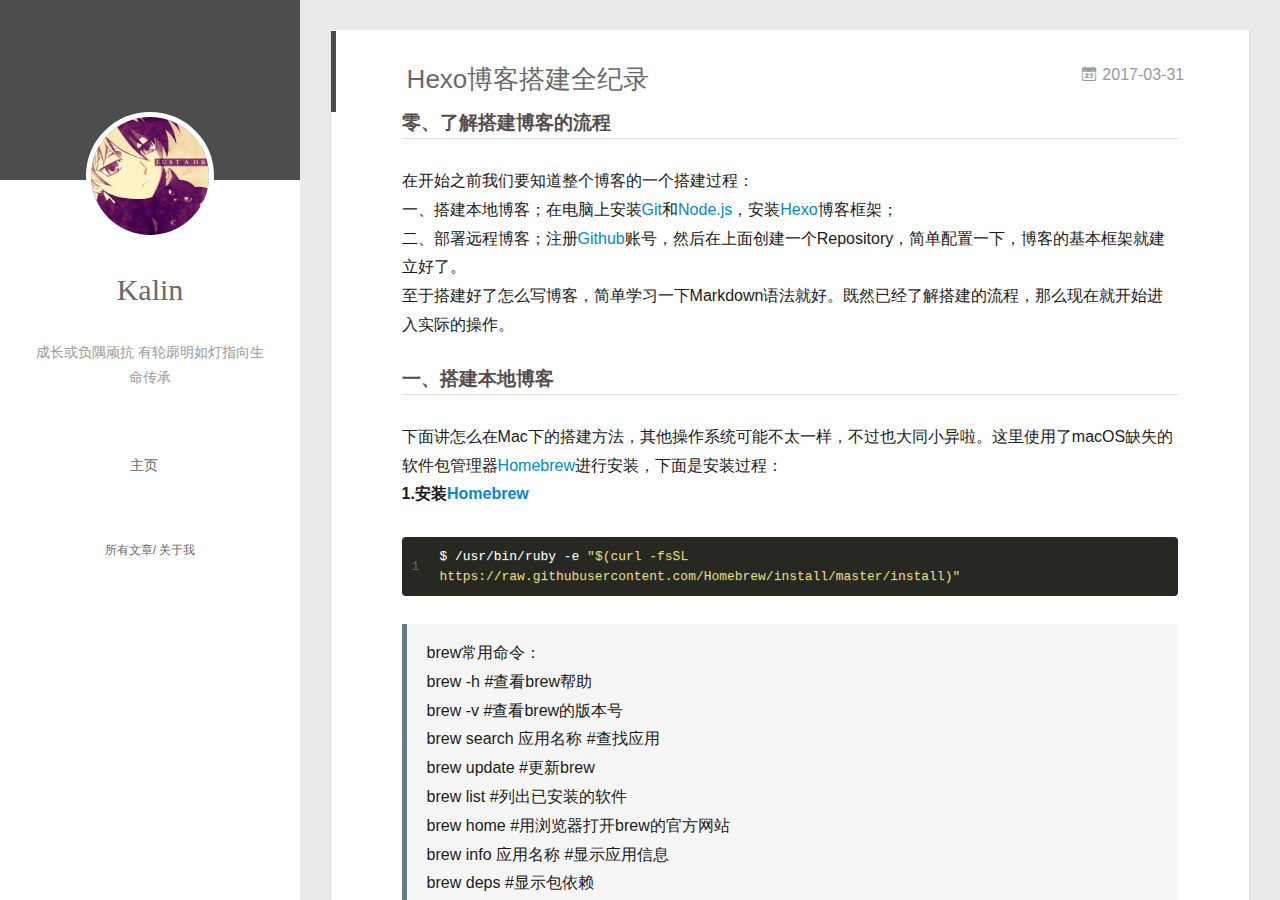
<file: index.html>
<!DOCTYPE html>
<html>
<head>
  <meta charset="utf-8">
  
  <meta name="renderer" content="webkit">
  <meta http-equiv="X-UA-Compatible" content="IE=edge" >
  <link rel="dns-prefetch" href="http://kalin.club">
  <title>Life&#39;s A Struggle</title>
  <meta name="viewport" content="width=device-width, initial-scale=1, maximum-scale=1">
  <meta property="og:type" content="website">
<meta property="og:title" content="Life's A Struggle">
<meta property="og:url" content="http://kalin.club/index.html">
<meta property="og:site_name" content="Life's A Struggle">
<meta name="twitter:card" content="summary">
<meta name="twitter:title" content="Life's A Struggle">
  
    <link rel="alternative" href="/atom.xml" title="Life&#39;s A Struggle" type="application/atom+xml">
  
  
    <link rel="icon" href="/assets/blog/img/favicon.ico">
  
  <link rel="stylesheet" type="text/css" href="/./main.234bc0.css">
  <style type="text/css">
  
    #container.show {
      background: linear-gradient(200deg,#a0cfe4,#e8c37e);
    }
  </style>
  

  

</head>

<body>
  <div id="container" q-class="show:isCtnShow">
    <canvas id="anm-canvas" class="anm-canvas"></canvas>
    <div class="left-col" q-class="show:isShow">
      
<div class="overlay" style="background: #4d4d4d"></div>
<div class="intrude-less">
	<header id="header" class="inner">
		<a href="/" class="profilepic">
			<img src="/assets/blog/img/head.png" class="js-avatar">
		</a>
		<hgroup>
		  <h1 class="header-author"><a href="/">Kalin</a></h1>
		</hgroup>
		
		<p class="header-subtitle">成长或负隅顽抗 有轮廓明如灯指向生命传承</p>
		

		<nav class="header-menu">
			<ul>
			
				<li><a href="/">主页</a></li>
	        
			</ul>
		</nav>
		<nav class="header-smart-menu">
    		
    			
    			<a q-on="click: openSlider(e, 'innerArchive')" href="javascript:void(0)">所有文章</a>
    			
            
    			
    			<a q-on="click: openSlider(e, 'aboutme')" href="javascript:void(0)">关于我</a>
    			
            
		</nav>
		<nav class="header-nav">
			<div class="social">
				
			</div>
		</nav>
	</header>		
</div>

    </div>
    <div class="mid-col" q-class="show:isShow,hide:isShow|isFalse">
      
<nav id="mobile-nav">
  	<div class="overlay js-overlay" style="background: #4d4d4d"></div>
	<div class="btnctn js-mobile-btnctn">
  		<div class="slider-trigger list" q-on="click: openSlider(e)"><i class="icon icon-sort"></i></div>
	</div>
	<div class="intrude-less">
		<header id="header" class="inner">
			<div class="profilepic">
				<img src="/assets/blog/img/head.png" class="js-avatar">
			</div>
			<hgroup>
			  <h1 class="header-author js-header-author">Kalin</h1>
			</hgroup>
			
			<p class="header-subtitle"><i class="icon icon-quo-left"></i>成长或负隅顽抗 有轮廓明如灯指向生命传承<i class="icon icon-quo-right"></i></p>
			
			
			
				
			
			
			
			<nav class="header-nav">
				<div class="social">
					
				</div>
			</nav>

			<nav class="header-menu js-header-menu">
				<ul style="width: 50%">
				
				
					<li style="width: 100%"><a href="/">主页</a></li>
		        
				</ul>
			</nav>
		</header>				
	</div>
	<div class="mobile-mask" style="display:none" q-show="isShow"></div>
</nav>

      <div id="wrapper" class="body-wrap">
        <div class="menu-l">
          <div class="canvas-wrap">
            <canvas data-colors="#eaeaea" data-sectionHeight="100" data-contentId="js-content" id="myCanvas1" class="anm-canvas"></canvas>
          </div>
          <div id="js-content" class="content-ll">
            
  
    <article id="post-Hexo博客搭建全纪录" class="article article-type-post  article-index" itemscope itemprop="blogPost">
  <div class="article-inner">
    
      <header class="article-header">
        
  
    <h1 itemprop="name">
      <a class="article-title" href="/2017/03/31/Hexo博客搭建全纪录/">Hexo博客搭建全纪录</a>
    </h1>
  

        
        <a href="/2017/03/31/Hexo博客搭建全纪录/" class="archive-article-date">
  	<time datetime="2017-03-31T07:00:33.000Z" itemprop="datePublished"><i class="icon-calendar icon"></i>2017-03-31</time>
</a>
        
      </header>
    
    <div class="article-entry" itemprop="articleBody">
      
        <h3 id="零、了解搭建博客的流程"><a href="#零、了解搭建博客的流程" class="headerlink" title="零、了解搭建博客的流程"></a>零、了解搭建博客的流程</h3><p>在开始之前我们要知道整个博客的一个搭建过程：<br>一、搭建本地博客；在电脑上安装<a href="https://git-scm.com/" target="_blank" rel="external">Git</a>和<a href="https://nodejs.org/" target="_blank" rel="external">Node.js</a>，安装<a href="https://hexo.io/zh-cn/" target="_blank" rel="external">Hexo</a>博客框架；<br>二、部署远程博客；注册<a href="https://github.com/" target="_blank" rel="external">Github</a>账号，然后在上面创建一个Repository，简单配置一下，博客的基本框架就建立好了。<br>至于搭建好了怎么写博客，简单学习一下Markdown语法就好。既然已经了解搭建的流程，那么现在就开始进入实际的操作。<br><!-- m --></p>
<h3 id="一、搭建本地博客"><a href="#一、搭建本地博客" class="headerlink" title="一、搭建本地博客"></a>一、搭建本地博客</h3><p>下面讲怎么在Mac下的搭建方法，其他操作系统可能不太一样，不过也大同小异啦。这里使用了macOS缺失的软件包管理器<a href="https://brew.sh/index_zh-cn.html/" target="_blank" rel="external">Homebrew</a>进行安装，下面是安装过程：<br><strong>1.安装<a href="https://brew.sh/index_zh-cn.html/" target="_blank" rel="external">Homebrew</a></strong><br><figure class="highlight bash"><table><tr><td class="gutter"><pre><div class="line">1</div></pre></td><td class="code"><pre><div class="line">$ /usr/bin/ruby <span class="_">-e</span> <span class="string">"<span class="variable">$(curl -fsSL https://raw.githubusercontent.com/Homebrew/install/master/install)</span>"</span></div></pre></td></tr></table></figure></p>
<blockquote>
<p>brew常用命令：<br>brew -h    #查看brew帮助<br>brew -v    #查看brew的版本号<br>brew search 应用名称    #查找应用<br>brew update    #更新brew<br>brew list    #列出已安装的软件<br>brew home    #用浏览器打开brew的官方网站<br>brew info 应用名称    #显示应用信息<br>brew deps    #显示包依赖<br>brew install 应用名称    #安装应用<br>brew uninstall 应用名称    #卸载应用 </p>
</blockquote>
<p><strong>2.安装<a href="https://git-scm.com/" target="_blank" rel="external">Git</a></strong> （前提是安装<a href="https://brew.sh/index_zh-cn.html/" target="_blank" rel="external">Homebrew</a>之后）<br><figure class="highlight bash"><table><tr><td class="gutter"><pre><div class="line">1</div></pre></td><td class="code"><pre><div class="line">$ brew install git <span class="comment">#安装git</span></div></pre></td></tr></table></figure></p>
<p><strong>3.安装<a href="https://nodejs.org/" target="_blank" rel="external">Node.js</a></strong> （这里使用<a href="https://github.com/creationix/nvm/" target="_blank" rel="external">nvm</a>一款<a href="https://nodejs.org/" target="_blank" rel="external">Node.js</a>版本管理器进行管理）<br><figure class="highlight bash"><table><tr><td class="gutter"><pre><div class="line">1</div><div class="line">2</div><div class="line">3</div><div class="line">4</div><div class="line">5</div><div class="line">6</div><div class="line">7</div><div class="line">8</div><div class="line">9</div><div class="line">10</div><div class="line">11</div><div class="line">12</div><div class="line">13</div><div class="line">14</div><div class="line">15</div></pre></td><td class="code"><pre><div class="line">$ brew install nvm <span class="comment">#安装nvm</span></div><div class="line"><span class="comment">#安装完成后就可以在shell中可以使用nvm命令</span></div><div class="line"><span class="comment">#如果没有.bash_profile文件需要自行touch .bash_profile创建.bash_profile文件</span></div><div class="line">$ <span class="built_in">cd</span> ~ <span class="comment">#到根目录下</span></div><div class="line">$ open .bash_profile <span class="comment">#打开.bash_profile文件</span></div><div class="line"><span class="comment">#然后添加以下命令：</span></div><div class="line"> <span class="built_in">export</span> NVM_DIR=~/.nvm</div><div class="line"> <span class="built_in">source</span> $(brew --prefix nvm)/nvm.sh</div><div class="line"><span class="comment">#然后重新source</span></div><div class="line">$ <span class="built_in">source</span> .bash_profile <span class="comment">#刷新.bash_profile文件</span></div><div class="line"><span class="comment">#使用nvm安装node.js</span></div><div class="line">$ nvm install &lt;version&gt; <span class="comment">#安装&lt;version&gt;版本的node.js</span></div><div class="line"><span class="comment">#完成安装</span></div><div class="line">$ node -v <span class="comment">#查看当前node.js版本号</span></div><div class="line">$ npm -v <span class="comment">#查看当前nmp版本号</span></div></pre></td></tr></table></figure></p>
<blockquote>
<p>nvm常用命令：<br>nvm ls-remote #查看 所有的node可用版本<br>nvm install xxx #下载你想要的版本<br>nvm use xxx #使用指定版本的node<br>nvm alias default xxx #每次启动终端都使用该版本的node<br>nvm current #显示当前使用的node版本号<br>nvm install stable #安装最新稳定版 node</p>
</blockquote>
<p><strong>4.安装<a href="https://hexo.io/zh-cn/" target="_blank" rel="external">Hexo</a>博客框架</strong><br><figure class="highlight bash"><table><tr><td class="gutter"><pre><div class="line">1</div><div class="line">2</div><div class="line">3</div><div class="line">4</div><div class="line">5</div><div class="line">6</div><div class="line">7</div></pre></td><td class="code"><pre><div class="line">$ npm --registry https://registry.npm.taobao.org <span class="comment">#切换到npm国内镜像</span></div><div class="line">$ npm install hexo-cli -g <span class="comment">#安装hexo</span></div><div class="line">$ hexo init &lt;folder&gt; <span class="comment">#初始化&lt;folder&gt;</span></div><div class="line">$ <span class="built_in">cd</span> &lt;folder&gt; <span class="comment">#到&lt;folder&gt;目录下</span></div><div class="line">$ npm install <span class="comment">#安装依赖包</span></div><div class="line">$ hexo generate(hexo g) <span class="comment">#生成静态页面</span></div><div class="line">$ hexo server(hexo s) <span class="comment">#本地启动</span></div></pre></td></tr></table></figure></p>
<p>通过以上步骤的安装命令之后，本地博客就算搭建好了，在浏览器地址栏中输入<a href="http://localhost:4000/" target="_blank" rel="external">http://localhost:4000/</a>就可以查看本地的博客了。</p>
<h3 id="二、远程部署博客"><a href="#二、远程部署博客" class="headerlink" title="二、远程部署博客"></a>二、远程部署博客</h3><p><strong>1.注册<a href="https://github.com/" target="_blank" rel="external">Github</a>账号</strong><br>因为是托管到GitHub上，所以第一步需要注册一个账号。已有账号的自行忽略。<br><strong>2.建立和github用户名对应的仓库</strong><br>仓库名<code>&lt;username&gt;.github.io</code>必须是这个结构，不能有一点偏差。<br><strong>3.配置SSH公钥</strong><br>如果你电脑上以前用过git往GitHub上传过代码，并且配置的用户名和你GitHub账号一致，那么你的GitHub就算没有设置SSH，也可以上传成功，只需要把Hexo的配置文件配置为http方式上传文件。<br><figure class="highlight bash"><table><tr><td class="gutter"><pre><div class="line">1</div><div class="line">2</div><div class="line">3</div><div class="line">4</div></pre></td><td class="code"><pre><div class="line"><span class="comment">#方法一：</span></div><div class="line">下载GitHub的客户端(https://desktop.github.com)然后输入你的用户名，会自动配置好SSH。</div><div class="line"><span class="comment">#方法二：</span></div><div class="line">$ ssh-keygen <span class="comment">#生成SSH</span></div></pre></td></tr></table></figure></p>
<p>敲三次回车，既可以生成<code>id_rsa.pub</code>文件，这里面就是SSH key的内容。打开这个文件拷贝里面的内容。<br>打开你的GitHub，点击Settings。点击左边的SSH and GPG keys然后New SSH key，把id_rsa.pub文件里内容添加进去就好了。Title随便填写即可，把拷贝的内容粘贴到Key里面就配置好了。最后判断SSH是否配置好<br><figure class="highlight bash"><table><tr><td class="gutter"><pre><div class="line">1</div></pre></td><td class="code"><pre><div class="line">$ ssh -T git@github.com <span class="comment">#判断SSH是否配置好</span></div></pre></td></tr></table></figure></p>
<p>出现<code>Hi &lt;username&gt;! You&#39;ve successfully authenticated, but GitHub does not provide shell access.</code> 恭喜你已经配置好了SSH。<br><strong>4.部署远程博客</strong><br>打开Hexo目录下的_config.yml，拉倒最下面配置为这样子,只需要把<code>&lt;username&gt;</code>改为你自己的GitHub用户名就可以了。下面的配置需要注意空格，还有一定要是https，不能为http，不然会报错。<br><figure class="highlight plain"><table><tr><td class="gutter"><pre><div class="line">1</div><div class="line">2</div><div class="line">3</div><div class="line">4</div><div class="line">5</div><div class="line">6</div></pre></td><td class="code"><pre><div class="line"># Deployment</div><div class="line">## Docs: http://hexo.io/docs/deployment.html</div><div class="line">deploy:</div><div class="line">  type: git</div><div class="line">  repository: https://github.com/&lt;username&gt;/&lt;username&gt;.github.io.git</div><div class="line">  branch: master</div></pre></td></tr></table></figure></p>
<p>保存。cd到Hexo的根目录，依次执行下面的命令<br><figure class="highlight plain"><table><tr><td class="gutter"><pre><div class="line">1</div><div class="line">2</div><div class="line">3</div></pre></td><td class="code"><pre><div class="line">$ hexo clean #清除缓存文件</div><div class="line">$ hexo g #启动服务预览</div><div class="line">$ hexo d #远程部署</div></pre></td></tr></table></figure></p>
<p>如出现错误：<code>ERROR Deployer not found: git</code>请运行命令：<code>$ npm install hexo-deployer-git --save</code>安装hexo git后，再次运行<code>hexo d</code>就可以解决。<br>部署时可能会让你输入git的用户名和密码，直接输入即可。部署完成后出现：<code>INFO  Deploy done: git</code>说明已经部署成功了。在浏览器地址栏中输入<code>http://&lt;username&gt;.github.io/</code>可以访问自己的博客了。<br>至此基本的Hexo博客就搭建好了。</p>
<blockquote>
<p>hexo常用命令：<br><em>基本</em><br>npm install hexo -g #安装<br>npm update hexo -g #升级<br>hexo init #初始化<br><em>服务器</em><br>hexo server #hexo会监视文件变动并自动更新，无须重启服务器<br>hexo server -s #静态模式<br>hexo server -p 5000 #更改端口<br>hexo server -i 192.168.1.1 #自定义IP<br>hexo clean #清除缓存文件<br>hexo generate #生成静态页面<br>hexo deploy #开始部署<br><em>监视文件变动</em><br>hexo generate –watch #监视文件变动<br><em>模版</em><br>hexo new “博客标题” #新建博文<br>hexo new page “pageName” #新建页面<br><em>简写</em><br>hexo n “博客标题” == hexo new “博客标题” #新建博文<br>hexo g == hexo generate        #生成静态页面<br>hexo s == hexo server    #启动服务预览<br>hexo d == hexo deploy    #远程部署<br><em>组合命令</em><br>hexo s -g  == hexo g + hexo s<br>hexo d -g  == hexo g + hexo d</p>
</blockquote>
<p><strong>-End-</strong></p>

      

      
    </div>
    <div class="article-info article-info-index">
      
      
	<div class="article-tag tagcloud">
		<i class="icon-price-tags icon"></i>
		<ul class="article-tag-list">
			 
        		<li class="article-tag-list-item">
        			<a href="javascript:void(0)" class="js-tag article-tag-list-link color5">hexo</a>
        		</li>
      		
		</ul>
	</div>

      

      
        <p class="article-more-link">
          <a class="article-more-a" href="/2017/03/31/Hexo博客搭建全纪录/">展开全文 >></a>
        </p>
      

      
      <div class="clearfix"></div>
    </div>
  </div>
</article>








  
  


          </div>
        </div>
      </div>
      <footer id="footer">
  <div class="outer">
    <div id="footer-info">
    	&copy; 2017 Kalin
    	<!-- 
    	<div class="footer-left">
    	</div>
      	<div class="footer-right">
      	</div>
    	-->
    </div>
  </div>
</footer>
    </div>
    <script>
	var yiliaConfig = {
		mathjax: false,
		isHome: true,
		isPost: false,
		isArchive: false,
		isTag: false,
		isCategory: false,
		open_in_new: false,
		root: "/",
		innerArchive: true,
		showTags: false
	}
</script>

<script>!function(t){function n(r){if(e[r])return e[r].exports;var o=e[r]={exports:{},id:r,loaded:!1};return t[r].call(o.exports,o,o.exports,n),o.loaded=!0,o.exports}var e={};return n.m=t,n.c=e,n.p="./",n(0)}([function(t,n,e){"use strict";function r(t){return t&&t.__esModule?t:{default:t}}function o(t,n){var e=/\/|index.html/g;return t.replace(e,"")===n.replace(e,"")}function i(){for(var t=document.querySelectorAll(".js-header-menu li a"),n=window.location.pathname,e=0,r=t.length;e<r;e++){var i=t[e];o(n,i.getAttribute("href"))&&(0,d.default)(i,"active")}}function u(t){for(var n=t.offsetLeft,e=t.offsetParent;null!==e;)n+=e.offsetLeft,e=e.offsetParent;return n}function f(t){for(var n=t.offsetTop,e=t.offsetParent;null!==e;)n+=e.offsetTop,e=e.offsetParent;return n}function c(t,n,e,r,o){var i=u(t),c=f(t)-n;if(c-e<=o){var a=t.$newDom;a||(a=t.cloneNode(!0),(0,h.default)(t,a),t.$newDom=a,a.style.position="fixed",a.style.top=(e||c)+"px",a.style.left=i+"px",a.style.zIndex=r||2,a.style.width="100%",a.style.color="#fff"),a.style.visibility="visible",t.style.visibility="hidden"}else{t.style.visibility="visible";var s=t.$newDom;s&&(s.style.visibility="hidden")}}function a(){var t=document.querySelector(".js-overlay"),n=document.querySelector(".js-header-menu");c(t,document.body.scrollTop,-63,2,0),c(n,document.body.scrollTop,1,3,0)}function s(){document.querySelector("#container").addEventListener("scroll",function(t){a()}),window.addEventListener("scroll",function(t){a()}),a()}function l(){x.default.versions.mobile&&window.screen.width<800&&(i(),s())}var p=e(71),d=r(p),v=e(72),y=(r(v),e(84)),h=r(y),b=e(69),x=r(b),m=e(75),g=r(m),w=e(70);l(),(0,w.addLoadEvent)(function(){g.default.init()}),t.exports={}},function(t,n){var e=t.exports="undefined"!=typeof window&&window.Math==Math?window:"undefined"!=typeof self&&self.Math==Math?self:Function("return this")();"number"==typeof __g&&(__g=e)},function(t,n){var e={}.hasOwnProperty;t.exports=function(t,n){return e.call(t,n)}},function(t,n,e){var r=e(49),o=e(15);t.exports=function(t){return r(o(t))}},function(t,n,e){t.exports=!e(8)(function(){return 7!=Object.defineProperty({},"a",{get:function(){return 7}}).a})},function(t,n,e){var r=e(6),o=e(12);t.exports=e(4)?function(t,n,e){return r.f(t,n,o(1,e))}:function(t,n,e){return t[n]=e,t}},function(t,n,e){var r=e(10),o=e(30),i=e(24),u=Object.defineProperty;n.f=e(4)?Object.defineProperty:function(t,n,e){if(r(t),n=i(n,!0),r(e),o)try{return u(t,n,e)}catch(t){}if("get"in e||"set"in e)throw TypeError("Accessors not supported!");return"value"in e&&(t[n]=e.value),t}},function(t,n,e){var r=e(22)("wks"),o=e(13),i=e(1).Symbol,u="function"==typeof i,f=t.exports=function(t){return r[t]||(r[t]=u&&i[t]||(u?i:o)("Symbol."+t))};f.store=r},function(t,n){t.exports=function(t){try{return!!t()}catch(t){return!0}}},function(t,n,e){var r=e(35),o=e(16);t.exports=Object.keys||function(t){return r(t,o)}},function(t,n,e){var r=e(11);t.exports=function(t){if(!r(t))throw TypeError(t+" is not an object!");return t}},function(t,n){t.exports=function(t){return"object"==typeof t?null!==t:"function"==typeof t}},function(t,n){t.exports=function(t,n){return{enumerable:!(1&t),configurable:!(2&t),writable:!(4&t),value:n}}},function(t,n){var e=0,r=Math.random();t.exports=function(t){return"Symbol(".concat(void 0===t?"":t,")_",(++e+r).toString(36))}},function(t,n){var e=t.exports={version:"2.4.0"};"number"==typeof __e&&(__e=e)},function(t,n){t.exports=function(t){if(void 0==t)throw TypeError("Can't call method on  "+t);return t}},function(t,n){t.exports="constructor,hasOwnProperty,isPrototypeOf,propertyIsEnumerable,toLocaleString,toString,valueOf".split(",")},function(t,n){t.exports={}},function(t,n){t.exports=!0},function(t,n){n.f={}.propertyIsEnumerable},function(t,n,e){var r=e(6).f,o=e(2),i=e(7)("toStringTag");t.exports=function(t,n,e){t&&!o(t=e?t:t.prototype,i)&&r(t,i,{configurable:!0,value:n})}},function(t,n,e){var r=e(22)("keys"),o=e(13);t.exports=function(t){return r[t]||(r[t]=o(t))}},function(t,n,e){var r=e(1),o="__core-js_shared__",i=r[o]||(r[o]={});t.exports=function(t){return i[t]||(i[t]={})}},function(t,n){var e=Math.ceil,r=Math.floor;t.exports=function(t){return isNaN(t=+t)?0:(t>0?r:e)(t)}},function(t,n,e){var r=e(11);t.exports=function(t,n){if(!r(t))return t;var e,o;if(n&&"function"==typeof(e=t.toString)&&!r(o=e.call(t)))return o;if("function"==typeof(e=t.valueOf)&&!r(o=e.call(t)))return o;if(!n&&"function"==typeof(e=t.toString)&&!r(o=e.call(t)))return o;throw TypeError("Can't convert object to primitive value")}},function(t,n,e){var r=e(1),o=e(14),i=e(18),u=e(26),f=e(6).f;t.exports=function(t){var n=o.Symbol||(o.Symbol=i?{}:r.Symbol||{});"_"==t.charAt(0)||t in n||f(n,t,{value:u.f(t)})}},function(t,n,e){n.f=e(7)},function(t,n,e){var r=e(1),o=e(14),i=e(46),u=e(5),f="prototype",c=function(t,n,e){var a,s,l,p=t&c.F,d=t&c.G,v=t&c.S,y=t&c.P,h=t&c.B,b=t&c.W,x=d?o:o[n]||(o[n]={}),m=x[f],g=d?r:v?r[n]:(r[n]||{})[f];d&&(e=n);for(a in e)s=!p&&g&&void 0!==g[a],s&&a in x||(l=s?g[a]:e[a],x[a]=d&&"function"!=typeof g[a]?e[a]:h&&s?i(l,r):b&&g[a]==l?function(t){var n=function(n,e,r){if(this instanceof t){switch(arguments.length){case 0:return new t;case 1:return new t(n);case 2:return new t(n,e)}return new t(n,e,r)}return t.apply(this,arguments)};return n[f]=t[f],n}(l):y&&"function"==typeof l?i(Function.call,l):l,y&&((x.virtual||(x.virtual={}))[a]=l,t&c.R&&m&&!m[a]&&u(m,a,l)))};c.F=1,c.G=2,c.S=4,c.P=8,c.B=16,c.W=32,c.U=64,c.R=128,t.exports=c},function(t,n){var e={}.toString;t.exports=function(t){return e.call(t).slice(8,-1)}},function(t,n,e){var r=e(11),o=e(1).document,i=r(o)&&r(o.createElement);t.exports=function(t){return i?o.createElement(t):{}}},function(t,n,e){t.exports=!e(4)&&!e(8)(function(){return 7!=Object.defineProperty(e(29)("div"),"a",{get:function(){return 7}}).a})},function(t,n,e){"use strict";var r=e(18),o=e(27),i=e(36),u=e(5),f=e(2),c=e(17),a=e(51),s=e(20),l=e(58),p=e(7)("iterator"),d=!([].keys&&"next"in[].keys()),v="@@iterator",y="keys",h="values",b=function(){return this};t.exports=function(t,n,e,x,m,g,w){a(e,n,x);var O,S,_,j=function(t){if(!d&&t in A)return A[t];switch(t){case y:return function(){return new e(this,t)};case h:return function(){return new e(this,t)}}return function(){return new e(this,t)}},P=n+" Iterator",E=m==h,M=!1,A=t.prototype,T=A[p]||A[v]||m&&A[m],L=T||j(m),N=m?E?j("entries"):L:void 0,C="Array"==n?A.entries||T:T;if(C&&(_=l(C.call(new t)),_!==Object.prototype&&(s(_,P,!0),r||f(_,p)||u(_,p,b))),E&&T&&T.name!==h&&(M=!0,L=function(){return T.call(this)}),r&&!w||!d&&!M&&A[p]||u(A,p,L),c[n]=L,c[P]=b,m)if(O={values:E?L:j(h),keys:g?L:j(y),entries:N},w)for(S in O)S in A||i(A,S,O[S]);else o(o.P+o.F*(d||M),n,O);return O}},function(t,n,e){var r=e(10),o=e(55),i=e(16),u=e(21)("IE_PROTO"),f=function(){},c="prototype",a=function(){var t,n=e(29)("iframe"),r=i.length,o="<",u=">";for(n.style.display="none",e(48).appendChild(n),n.src="javascript:",t=n.contentWindow.document,t.open(),t.write(o+"script"+u+"document.F=Object"+o+"/script"+u),t.close(),a=t.F;r--;)delete a[c][i[r]];return a()};t.exports=Object.create||function(t,n){var e;return null!==t?(f[c]=r(t),e=new f,f[c]=null,e[u]=t):e=a(),void 0===n?e:o(e,n)}},function(t,n,e){var r=e(35),o=e(16).concat("length","prototype");n.f=Object.getOwnPropertyNames||function(t){return r(t,o)}},function(t,n){n.f=Object.getOwnPropertySymbols},function(t,n,e){var r=e(2),o=e(3),i=e(45)(!1),u=e(21)("IE_PROTO");t.exports=function(t,n){var e,f=o(t),c=0,a=[];for(e in f)e!=u&&r(f,e)&&a.push(e);for(;n.length>c;)r(f,e=n[c++])&&(~i(a,e)||a.push(e));return a}},function(t,n,e){t.exports=e(5)},function(t,n,e){var r=e(15);t.exports=function(t){return Object(r(t))}},function(t,n,e){t.exports={default:e(41),__esModule:!0}},function(t,n,e){t.exports={default:e(42),__esModule:!0}},function(t,n,e){"use strict";function r(t){return t&&t.__esModule?t:{default:t}}n.__esModule=!0;var o=e(39),i=r(o),u=e(38),f=r(u),c="function"==typeof f.default&&"symbol"==typeof i.default?function(t){return typeof t}:function(t){return t&&"function"==typeof f.default&&t.constructor===f.default&&t!==f.default.prototype?"symbol":typeof t};n.default="function"==typeof f.default&&"symbol"===c(i.default)?function(t){return"undefined"==typeof t?"undefined":c(t)}:function(t){return t&&"function"==typeof f.default&&t.constructor===f.default&&t!==f.default.prototype?"symbol":"undefined"==typeof t?"undefined":c(t)}},function(t,n,e){e(65),e(63),e(66),e(67),t.exports=e(14).Symbol},function(t,n,e){e(64),e(68),t.exports=e(26).f("iterator")},function(t,n){t.exports=function(t){if("function"!=typeof t)throw TypeError(t+" is not a function!");return t}},function(t,n){t.exports=function(){}},function(t,n,e){var r=e(3),o=e(61),i=e(60);t.exports=function(t){return function(n,e,u){var f,c=r(n),a=o(c.length),s=i(u,a);if(t&&e!=e){for(;a>s;)if(f=c[s++],f!=f)return!0}else for(;a>s;s++)if((t||s in c)&&c[s]===e)return t||s||0;return!t&&-1}}},function(t,n,e){var r=e(43);t.exports=function(t,n,e){if(r(t),void 0===n)return t;switch(e){case 1:return function(e){return t.call(n,e)};case 2:return function(e,r){return t.call(n,e,r)};case 3:return function(e,r,o){return t.call(n,e,r,o)}}return function(){return t.apply(n,arguments)}}},function(t,n,e){var r=e(9),o=e(34),i=e(19);t.exports=function(t){var n=r(t),e=o.f;if(e)for(var u,f=e(t),c=i.f,a=0;f.length>a;)c.call(t,u=f[a++])&&n.push(u);return n}},function(t,n,e){t.exports=e(1).document&&document.documentElement},function(t,n,e){var r=e(28);t.exports=Object("z").propertyIsEnumerable(0)?Object:function(t){return"String"==r(t)?t.split(""):Object(t)}},function(t,n,e){var r=e(28);t.exports=Array.isArray||function(t){return"Array"==r(t)}},function(t,n,e){"use strict";var r=e(32),o=e(12),i=e(20),u={};e(5)(u,e(7)("iterator"),function(){return this}),t.exports=function(t,n,e){t.prototype=r(u,{next:o(1,e)}),i(t,n+" Iterator")}},function(t,n){t.exports=function(t,n){return{value:n,done:!!t}}},function(t,n,e){var r=e(9),o=e(3);t.exports=function(t,n){for(var e,i=o(t),u=r(i),f=u.length,c=0;f>c;)if(i[e=u[c++]]===n)return e}},function(t,n,e){var r=e(13)("meta"),o=e(11),i=e(2),u=e(6).f,f=0,c=Object.isExtensible||function(){return!0},a=!e(8)(function(){return c(Object.preventExtensions({}))}),s=function(t){u(t,r,{value:{i:"O"+ ++f,w:{}}})},l=function(t,n){if(!o(t))return"symbol"==typeof t?t:("string"==typeof t?"S":"P")+t;if(!i(t,r)){if(!c(t))return"F";if(!n)return"E";s(t)}return t[r].i},p=function(t,n){if(!i(t,r)){if(!c(t))return!0;if(!n)return!1;s(t)}return t[r].w},d=function(t){return a&&v.NEED&&c(t)&&!i(t,r)&&s(t),t},v=t.exports={KEY:r,NEED:!1,fastKey:l,getWeak:p,onFreeze:d}},function(t,n,e){var r=e(6),o=e(10),i=e(9);t.exports=e(4)?Object.defineProperties:function(t,n){o(t);for(var e,u=i(n),f=u.length,c=0;f>c;)r.f(t,e=u[c++],n[e]);return t}},function(t,n,e){var r=e(19),o=e(12),i=e(3),u=e(24),f=e(2),c=e(30),a=Object.getOwnPropertyDescriptor;n.f=e(4)?a:function(t,n){if(t=i(t),n=u(n,!0),c)try{return a(t,n)}catch(t){}if(f(t,n))return o(!r.f.call(t,n),t[n])}},function(t,n,e){var r=e(3),o=e(33).f,i={}.toString,u="object"==typeof window&&window&&Object.getOwnPropertyNames?Object.getOwnPropertyNames(window):[],f=function(t){try{return o(t)}catch(t){return u.slice()}};t.exports.f=function(t){return u&&"[object Window]"==i.call(t)?f(t):o(r(t))}},function(t,n,e){var r=e(2),o=e(37),i=e(21)("IE_PROTO"),u=Object.prototype;t.exports=Object.getPrototypeOf||function(t){return t=o(t),r(t,i)?t[i]:"function"==typeof t.constructor&&t instanceof t.constructor?t.constructor.prototype:t instanceof Object?u:null}},function(t,n,e){var r=e(23),o=e(15);t.exports=function(t){return function(n,e){var i,u,f=String(o(n)),c=r(e),a=f.length;return c<0||c>=a?t?"":void 0:(i=f.charCodeAt(c),i<55296||i>56319||c+1===a||(u=f.charCodeAt(c+1))<56320||u>57343?t?f.charAt(c):i:t?f.slice(c,c+2):(i-55296<<10)+(u-56320)+65536)}}},function(t,n,e){var r=e(23),o=Math.max,i=Math.min;t.exports=function(t,n){return t=r(t),t<0?o(t+n,0):i(t,n)}},function(t,n,e){var r=e(23),o=Math.min;t.exports=function(t){return t>0?o(r(t),9007199254740991):0}},function(t,n,e){"use strict";var r=e(44),o=e(52),i=e(17),u=e(3);t.exports=e(31)(Array,"Array",function(t,n){this._t=u(t),this._i=0,this._k=n},function(){var t=this._t,n=this._k,e=this._i++;return!t||e>=t.length?(this._t=void 0,o(1)):"keys"==n?o(0,e):"values"==n?o(0,t[e]):o(0,[e,t[e]])},"values"),i.Arguments=i.Array,r("keys"),r("values"),r("entries")},function(t,n){},function(t,n,e){"use strict";var r=e(59)(!0);e(31)(String,"String",function(t){this._t=String(t),this._i=0},function(){var t,n=this._t,e=this._i;return e>=n.length?{value:void 0,done:!0}:(t=r(n,e),this._i+=t.length,{value:t,done:!1})})},function(t,n,e){"use strict";var r=e(1),o=e(2),i=e(4),u=e(27),f=e(36),c=e(54).KEY,a=e(8),s=e(22),l=e(20),p=e(13),d=e(7),v=e(26),y=e(25),h=e(53),b=e(47),x=e(50),m=e(10),g=e(3),w=e(24),O=e(12),S=e(32),_=e(57),j=e(56),P=e(6),E=e(9),M=j.f,A=P.f,T=_.f,L=r.Symbol,N=r.JSON,C=N&&N.stringify,k="prototype",F=d("_hidden"),q=d("toPrimitive"),I={}.propertyIsEnumerable,B=s("symbol-registry"),D=s("symbols"),W=s("op-symbols"),H=Object[k],K="function"==typeof L,R=r.QObject,J=!R||!R[k]||!R[k].findChild,U=i&&a(function(){return 7!=S(A({},"a",{get:function(){return A(this,"a",{value:7}).a}})).a})?function(t,n,e){var r=M(H,n);r&&delete H[n],A(t,n,e),r&&t!==H&&A(H,n,r)}:A,G=function(t){var n=D[t]=S(L[k]);return n._k=t,n},$=K&&"symbol"==typeof L.iterator?function(t){return"symbol"==typeof t}:function(t){return t instanceof L},z=function(t,n,e){return t===H&&z(W,n,e),m(t),n=w(n,!0),m(e),o(D,n)?(e.enumerable?(o(t,F)&&t[F][n]&&(t[F][n]=!1),e=S(e,{enumerable:O(0,!1)})):(o(t,F)||A(t,F,O(1,{})),t[F][n]=!0),U(t,n,e)):A(t,n,e)},Y=function(t,n){m(t);for(var e,r=b(n=g(n)),o=0,i=r.length;i>o;)z(t,e=r[o++],n[e]);return t},Q=function(t,n){return void 0===n?S(t):Y(S(t),n)},X=function(t){var n=I.call(this,t=w(t,!0));return!(this===H&&o(D,t)&&!o(W,t))&&(!(n||!o(this,t)||!o(D,t)||o(this,F)&&this[F][t])||n)},V=function(t,n){if(t=g(t),n=w(n,!0),t!==H||!o(D,n)||o(W,n)){var e=M(t,n);return!e||!o(D,n)||o(t,F)&&t[F][n]||(e.enumerable=!0),e}},Z=function(t){for(var n,e=T(g(t)),r=[],i=0;e.length>i;)o(D,n=e[i++])||n==F||n==c||r.push(n);return r},tt=function(t){for(var n,e=t===H,r=T(e?W:g(t)),i=[],u=0;r.length>u;)!o(D,n=r[u++])||e&&!o(H,n)||i.push(D[n]);return i};K||(L=function(){if(this instanceof L)throw TypeError("Symbol is not a constructor!");var t=p(arguments.length>0?arguments[0]:void 0),n=function(e){this===H&&n.call(W,e),o(this,F)&&o(this[F],t)&&(this[F][t]=!1),U(this,t,O(1,e))};return i&&J&&U(H,t,{configurable:!0,set:n}),G(t)},f(L[k],"toString",function(){return this._k}),j.f=V,P.f=z,e(33).f=_.f=Z,e(19).f=X,e(34).f=tt,i&&!e(18)&&f(H,"propertyIsEnumerable",X,!0),v.f=function(t){return G(d(t))}),u(u.G+u.W+u.F*!K,{Symbol:L});for(var nt="hasInstance,isConcatSpreadable,iterator,match,replace,search,species,split,toPrimitive,toStringTag,unscopables".split(","),et=0;nt.length>et;)d(nt[et++]);for(var nt=E(d.store),et=0;nt.length>et;)y(nt[et++]);u(u.S+u.F*!K,"Symbol",{for:function(t){return o(B,t+="")?B[t]:B[t]=L(t)},keyFor:function(t){if($(t))return h(B,t);throw TypeError(t+" is not a symbol!")},useSetter:function(){J=!0},useSimple:function(){J=!1}}),u(u.S+u.F*!K,"Object",{create:Q,defineProperty:z,defineProperties:Y,getOwnPropertyDescriptor:V,getOwnPropertyNames:Z,getOwnPropertySymbols:tt}),N&&u(u.S+u.F*(!K||a(function(){var t=L();return"[null]"!=C([t])||"{}"!=C({a:t})||"{}"!=C(Object(t))})),"JSON",{stringify:function(t){if(void 0!==t&&!$(t)){for(var n,e,r=[t],o=1;arguments.length>o;)r.push(arguments[o++]);return n=r[1],"function"==typeof n&&(e=n),!e&&x(n)||(n=function(t,n){if(e&&(n=e.call(this,t,n)),!$(n))return n}),r[1]=n,C.apply(N,r)}}}),L[k][q]||e(5)(L[k],q,L[k].valueOf),l(L,"Symbol"),l(Math,"Math",!0),l(r.JSON,"JSON",!0)},function(t,n,e){e(25)("asyncIterator")},function(t,n,e){e(25)("observable")},function(t,n,e){e(62);for(var r=e(1),o=e(5),i=e(17),u=e(7)("toStringTag"),f=["NodeList","DOMTokenList","MediaList","StyleSheetList","CSSRuleList"],c=0;c<5;c++){var a=f[c],s=r[a],l=s&&s.prototype;l&&!l[u]&&o(l,u,a),i[a]=i.Array}},function(t,n){"use strict";var e={versions:function(){var t=window.navigator.userAgent;return{trident:t.indexOf("Trident")>-1,presto:t.indexOf("Presto")>-1,webKit:t.indexOf("AppleWebKit")>-1,gecko:t.indexOf("Gecko")>-1&&t.indexOf("KHTML")==-1,mobile:!!t.match(/AppleWebKit.*Mobile.*/),ios:!!t.match(/\(i[^;]+;( U;)? CPU.+Mac OS X/),android:t.indexOf("Android")>-1||t.indexOf("Linux")>-1,iPhone:t.indexOf("iPhone")>-1||t.indexOf("Mac")>-1,iPad:t.indexOf("iPad")>-1,webApp:t.indexOf("Safari")==-1,weixin:t.indexOf("MicroMessenger")==-1}}()};t.exports=e},function(t,n,e){"use strict";function r(t){return t&&t.__esModule?t:{default:t}}var o=e(40),i=r(o),u=function(){function t(t,n,e){return n||e?String.fromCharCode(n||e):o[t]||t}function n(t){return l[t]}var e=/&quot;|&lt;|&gt;|&amp;|&nbsp;|&apos;|&#(\d+);|&#(\d+)/g,r=/['<> "&]/g,o={"&quot;":'"',"&lt;":"<","&gt;":">","&amp;":"&","&nbsp;":" "},f=/\u00a0/g,c=/<br\s*\/?>/gi,a=/\r?\n/g,s=/\s/g,l={};for(var p in o)l[o[p]]=p;return o["&apos;"]="'",l["'"]="&#39;",{encode:function(t){return t?(""+t).replace(r,n).replace(a,"<br/>").replace(s,"&nbsp;"):""},decode:function(n){return n?(""+n).replace(c,"\n").replace(e,t).replace(f," "):""},encodeBase16:function(t){if(!t)return t;t+="";for(var n=[],e=0,r=t.length;r>e;e++)n.push(t.charCodeAt(e).toString(16).toUpperCase());return n.join("")},encodeBase16forJSON:function(t){if(!t)return t;t=t.replace(/[\u4E00-\u9FBF]/gi,function(t){return escape(t).replace("%u","\\u")});for(var n=[],e=0,r=t.length;r>e;e++)n.push(t.charCodeAt(e).toString(16).toUpperCase());return n.join("")},decodeBase16:function(t){if(!t)return t;t+="";for(var n=[],e=0,r=t.length;r>e;e+=2)n.push(String.fromCharCode("0x"+t.slice(e,e+2)));return n.join("")},encodeObject:function(t){if(t instanceof Array)for(var n=0,e=t.length;e>n;n++)t[n]=u.encodeObject(t[n]);else if("object"==("undefined"==typeof t?"undefined":(0,i.default)(t)))for(var r in t)t[r]=u.encodeObject(t[r]);else if("string"==typeof t)return u.encode(t);return t},loadScript:function(t){var n=document.createElement("script");document.getElementsByTagName("body")[0].appendChild(n),n.setAttribute("src",t)},addLoadEvent:function(t){var n=window.onload;"function"!=typeof window.onload?window.onload=t:window.onload=function(){n(),t()}}}}();t.exports=u},function(t,n){function e(t,n){t.classList?t.classList.add(n):t.className+=" "+n}t.exports=e},function(t,n){function e(t,n){if(t.classList)t.classList.remove(n);else{var e=new RegExp("(^|\\b)"+n.split(" ").join("|")+"(\\b|$)","gi");t.className=t.className.replace(e," ")}}t.exports=e},,,function(t,n){"use strict";function e(){var t=document.querySelector("#page-nav");if(t&&!document.querySelector("#page-nav .extend.prev")&&(t.innerHTML='<a class="extend prev disabled" rel="prev">&laquo; Prev</a>'+t.innerHTML),t&&!document.querySelector("#page-nav .extend.next")&&(t.innerHTML=t.innerHTML+'<a class="extend next disabled" rel="next">Next &raquo;</a>'),yiliaConfig&&yiliaConfig.open_in_new){var n=document.querySelectorAll(".article-entry a:not(.article-more-a)");n.forEach(function(t){t.setAttribute("target","_blank")})}var e=document.querySelector("#js-aboutme");e&&0!==e.length&&(e.innerHTML=e.innerText)}t.exports={init:e}},,,,,,,,,function(t,n){function e(t,n){if("string"==typeof n)return t.insertAdjacentHTML("afterend",n);var e=t.nextSibling;return e?t.parentNode.insertBefore(n,e):t.parentNode.appendChild(n)}t.exports=e}])</script><script src="/./main.234bc0.js"></script><script>!function(){var e=function(e){var t=document.createElement("script");document.getElementsByTagName("body")[0].appendChild(t),t.setAttribute("src",e)};e("/slider.885efe.js")}()</script>


    
<div class="tools-col" q-class="show:isShow,hide:isShow|isFalse" q-on="click:stop(e)">
  <div class="tools-nav header-menu">
    
    
      
      
      
    
      
      
      
    
    

    <ul style="width: 70%">
    
    
      
      <li style="width: 50%" q-on="click: openSlider(e, 'innerArchive')"><a href="javascript:void(0)" q-class="active:innerArchive">所有文章</a></li>
      
        
      
      <li style="width: 50%" q-on="click: openSlider(e, 'aboutme')"><a href="javascript:void(0)" q-class="active:aboutme">关于我</a></li>
      
        
    </ul>
  </div>
  <div class="tools-wrap">
    
    	<section class="tools-section tools-section-all" q-show="innerArchive">
        <div class="search-wrap">
          <input class="search-ipt" q-model="search" type="text" placeholder="请输入关键字查找">
          <i class="icon-search icon" q-show="search|isEmptyStr"></i>
          <i class="icon-close icon" q-show="search|isNotEmptyStr" q-on="click:clearChose(e)"></i>
        </div>
        <div class="widget tagcloud search-tag">
          <p class="search-tag-wording">tag:</p>
          <label class="search-switch">
            <input type="checkbox" q-on="click:toggleTag(e)" q-attr="checked:showTags">
          </label>
          <ul class="article-tag-list" q-show="showTags">
             
              <li class="article-tag-list-item">
                <a href="javascript:void(0)" class="js-tag color5">hexo</a>
              </li>
            
            <div class="clearfix"></div>
          </ul>
        </div>
        <ul class="search-ul">
          <p q-show="jsonFail" style="padding: 20px; font-size: 12px;">
            缺失模块。<br/>1、在博客根目录（注意不是yilia根目录）执行以下命令：<br/> npm i hexo-generator-json-content --save<br/><br/>
            2、在根目录_config.yml里添加配置：
<pre style="font-size: 12px;" q-show="jsonFail">
  jsonContent:
    meta: false
    pages: false
    posts:
      title: true
      date: true
      path: true
      text: true
      raw: false
      content: false
      slug: false
      updated: false
      comments: false
      link: false
      permalink: false
      excerpt: false
      categories: false
      tags: true
</pre>
          </p>
          <li class="search-li" q-repeat="items" q-show="isShow">
            <a q-attr="href:path|urlformat" class="search-title"><i class="icon-quo-left icon"></i><span q-text="title"></span></a>
            <p class="search-time">
              <i class="icon-calendar icon"></i>
              <span q-text="date|dateformat"></span>
            </p>
            <p class="search-tag">
              <i class="icon-price-tags icon"></i>
              <span q-repeat="tags" q-on="click:choseTag(e, name)" q-text="name|tagformat"></span>
            </p>
          </li>
        </ul>
    	</section>
    

    

    
    	<section class="tools-section tools-section-me" q-show="aboutme">
  	  	
  	  		<div class="aboutme-wrap" id="js-aboutme">我就是我&lt;br&gt;&lt;br&gt;不一样的烟火</div>
  	  	
    	</section>
    
  </div>
  
</div>
    <!-- Root element of PhotoSwipe. Must have class pswp. -->
<div class="pswp" tabindex="-1" role="dialog" aria-hidden="true">

    <!-- Background of PhotoSwipe. 
         It's a separate element as animating opacity is faster than rgba(). -->
    <div class="pswp__bg"></div>

    <!-- Slides wrapper with overflow:hidden. -->
    <div class="pswp__scroll-wrap">

        <!-- Container that holds slides. 
            PhotoSwipe keeps only 3 of them in the DOM to save memory.
            Don't modify these 3 pswp__item elements, data is added later on. -->
        <div class="pswp__container">
            <div class="pswp__item"></div>
            <div class="pswp__item"></div>
            <div class="pswp__item"></div>
        </div>

        <!-- Default (PhotoSwipeUI_Default) interface on top of sliding area. Can be changed. -->
        <div class="pswp__ui pswp__ui--hidden">

            <div class="pswp__top-bar">

                <!--  Controls are self-explanatory. Order can be changed. -->

                <div class="pswp__counter"></div>

                <button class="pswp__button pswp__button--close" title="Close (Esc)"></button>

                <button class="pswp__button pswp__button--share" style="display:none" title="Share"></button>

                <button class="pswp__button pswp__button--fs" title="Toggle fullscreen"></button>

                <button class="pswp__button pswp__button--zoom" title="Zoom in/out"></button>

                <!-- Preloader demo http://codepen.io/dimsemenov/pen/yyBWoR -->
                <!-- element will get class pswp__preloader--active when preloader is running -->
                <div class="pswp__preloader">
                    <div class="pswp__preloader__icn">
                      <div class="pswp__preloader__cut">
                        <div class="pswp__preloader__donut"></div>
                      </div>
                    </div>
                </div>
            </div>

            <div class="pswp__share-modal pswp__share-modal--hidden pswp__single-tap">
                <div class="pswp__share-tooltip"></div> 
            </div>

            <button class="pswp__button pswp__button--arrow--left" title="Previous (arrow left)">
            </button>

            <button class="pswp__button pswp__button--arrow--right" title="Next (arrow right)">
            </button>

            <div class="pswp__caption">
                <div class="pswp__caption__center"></div>
            </div>

        </div>

    </div>

</div>
  </div>
</body>
</html>
</file>
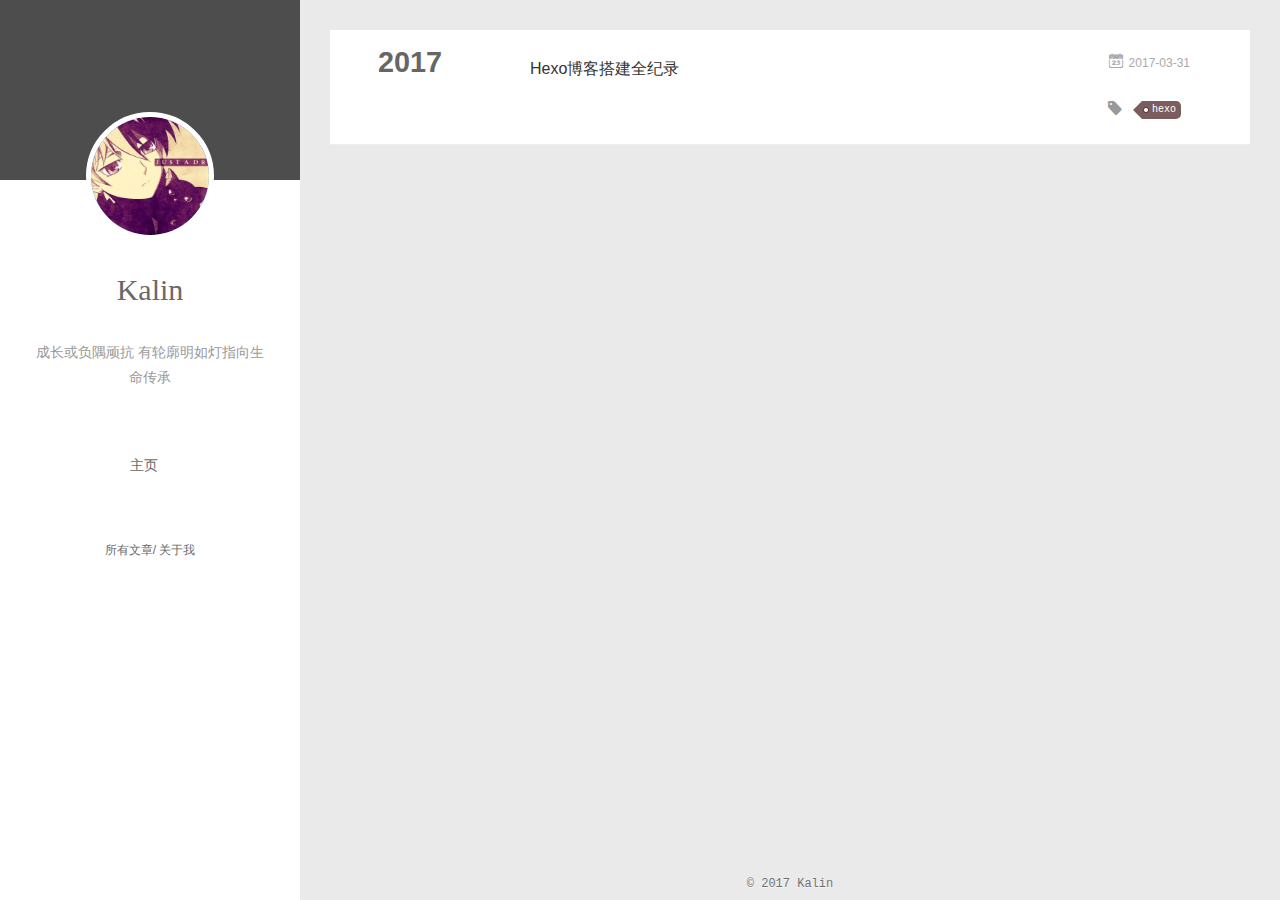
<file: archives/index.html>
<!DOCTYPE html>
<html>
<head>
  <meta charset="utf-8">
  
  <meta name="renderer" content="webkit">
  <meta http-equiv="X-UA-Compatible" content="IE=edge" >
  <link rel="dns-prefetch" href="http://kalin.club">
  <title>Archives | Life&#39;s A Struggle</title>
  <meta name="viewport" content="width=device-width, initial-scale=1, maximum-scale=1">
  <meta property="og:type" content="website">
<meta property="og:title" content="Life's A Struggle">
<meta property="og:url" content="http://kalin.club/archives/index.html">
<meta property="og:site_name" content="Life's A Struggle">
<meta name="twitter:card" content="summary">
<meta name="twitter:title" content="Life's A Struggle">
  
    <link rel="alternative" href="/atom.xml" title="Life&#39;s A Struggle" type="application/atom+xml">
  
  
    <link rel="icon" href="/assets/blog/img/favicon.ico">
  
  <link rel="stylesheet" type="text/css" href="/./main.234bc0.css">
  <style type="text/css">
  
    #container.show {
      background: linear-gradient(200deg,#a0cfe4,#e8c37e);
    }
  </style>
  

  

</head>

<body>
  <div id="container" q-class="show:isCtnShow">
    <canvas id="anm-canvas" class="anm-canvas"></canvas>
    <div class="left-col" q-class="show:isShow">
      
<div class="overlay" style="background: #4d4d4d"></div>
<div class="intrude-less">
	<header id="header" class="inner">
		<a href="/" class="profilepic">
			<img src="/assets/blog/img/head.png" class="js-avatar">
		</a>
		<hgroup>
		  <h1 class="header-author"><a href="/">Kalin</a></h1>
		</hgroup>
		
		<p class="header-subtitle">成长或负隅顽抗 有轮廓明如灯指向生命传承</p>
		

		<nav class="header-menu">
			<ul>
			
				<li><a href="/">主页</a></li>
	        
			</ul>
		</nav>
		<nav class="header-smart-menu">
    		
    			
    			<a q-on="click: openSlider(e, 'innerArchive')" href="javascript:void(0)">所有文章</a>
    			
            
    			
    			<a q-on="click: openSlider(e, 'aboutme')" href="javascript:void(0)">关于我</a>
    			
            
		</nav>
		<nav class="header-nav">
			<div class="social">
				
			</div>
		</nav>
	</header>		
</div>

    </div>
    <div class="mid-col" q-class="show:isShow,hide:isShow|isFalse">
      
<nav id="mobile-nav">
  	<div class="overlay js-overlay" style="background: #4d4d4d"></div>
	<div class="btnctn js-mobile-btnctn">
  		<div class="slider-trigger list" q-on="click: openSlider(e)"><i class="icon icon-sort"></i></div>
	</div>
	<div class="intrude-less">
		<header id="header" class="inner">
			<div class="profilepic">
				<img src="/assets/blog/img/head.png" class="js-avatar">
			</div>
			<hgroup>
			  <h1 class="header-author js-header-author">Kalin</h1>
			</hgroup>
			
			<p class="header-subtitle"><i class="icon icon-quo-left"></i>成长或负隅顽抗 有轮廓明如灯指向生命传承<i class="icon icon-quo-right"></i></p>
			
			
			
				
			
			
			
			<nav class="header-nav">
				<div class="social">
					
				</div>
			</nav>

			<nav class="header-menu js-header-menu">
				<ul style="width: 50%">
				
				
					<li style="width: 100%"><a href="/">主页</a></li>
		        
				</ul>
			</nav>
		</header>				
	</div>
	<div class="mobile-mask" style="display:none" q-show="isShow"></div>
</nav>

      <div id="wrapper" class="body-wrap">
        <div class="menu-l">
          <div class="canvas-wrap">
            <canvas data-colors="#eaeaea" data-sectionHeight="100" data-contentId="js-content" id="myCanvas1" class="anm-canvas"></canvas>
          </div>
          <div id="js-content" class="content-ll">
            
  
  
    
    
      
      
      <section class="archives-wrap">
        <div class="archive-year-wrap">
          <a href="/archives/2017" class="archive-year">2017</a>
        </div>
        <div class="archives">
    
    <article class="archive-article archive-type-post">
  <div class="archive-article-inner">
    <header class="archive-article-header">
      	<div class="article-meta">
	      	<a href="/2017/03/31/Hexo博客搭建全纪录/" class="archive-article-date">
  	<time datetime="2017-03-31T07:00:33.000Z" itemprop="datePublished"><i class="icon-calendar icon"></i>2017-03-31</time>
</a>
        </div>
    	 
  
    <h1 itemprop="name">
      <a class="archive-article-title" href="/2017/03/31/Hexo博客搭建全纪录/">Hexo博客搭建全纪录</a>
    </h1>
  

        <div class="article-info info-on-right">
          
	<div class="article-tag tagcloud">
		<i class="icon-price-tags icon"></i>
		<ul class="article-tag-list">
			 
        		<li class="article-tag-list-item">
        			<a href="javascript:void(0)" class="js-tag article-tag-list-link color5">hexo</a>
        		</li>
      		
		</ul>
	</div>

          

        </div>
        <div class="clearfix"></div>
    </header>
  </div>
</article>
  
  
    </div></section>
  

    


          </div>
        </div>
      </div>
      <footer id="footer">
  <div class="outer">
    <div id="footer-info">
    	&copy; 2017 Kalin
    	<!-- 
    	<div class="footer-left">
    	</div>
      	<div class="footer-right">
      	</div>
    	-->
    </div>
  </div>
</footer>
    </div>
    <script>
	var yiliaConfig = {
		mathjax: false,
		isHome: false,
		isPost: false,
		isArchive: true,
		isTag: false,
		isCategory: false,
		open_in_new: false,
		root: "/",
		innerArchive: true,
		showTags: false
	}
</script>

<script>!function(t){function n(r){if(e[r])return e[r].exports;var o=e[r]={exports:{},id:r,loaded:!1};return t[r].call(o.exports,o,o.exports,n),o.loaded=!0,o.exports}var e={};return n.m=t,n.c=e,n.p="./",n(0)}([function(t,n,e){"use strict";function r(t){return t&&t.__esModule?t:{default:t}}function o(t,n){var e=/\/|index.html/g;return t.replace(e,"")===n.replace(e,"")}function i(){for(var t=document.querySelectorAll(".js-header-menu li a"),n=window.location.pathname,e=0,r=t.length;e<r;e++){var i=t[e];o(n,i.getAttribute("href"))&&(0,d.default)(i,"active")}}function u(t){for(var n=t.offsetLeft,e=t.offsetParent;null!==e;)n+=e.offsetLeft,e=e.offsetParent;return n}function f(t){for(var n=t.offsetTop,e=t.offsetParent;null!==e;)n+=e.offsetTop,e=e.offsetParent;return n}function c(t,n,e,r,o){var i=u(t),c=f(t)-n;if(c-e<=o){var a=t.$newDom;a||(a=t.cloneNode(!0),(0,h.default)(t,a),t.$newDom=a,a.style.position="fixed",a.style.top=(e||c)+"px",a.style.left=i+"px",a.style.zIndex=r||2,a.style.width="100%",a.style.color="#fff"),a.style.visibility="visible",t.style.visibility="hidden"}else{t.style.visibility="visible";var s=t.$newDom;s&&(s.style.visibility="hidden")}}function a(){var t=document.querySelector(".js-overlay"),n=document.querySelector(".js-header-menu");c(t,document.body.scrollTop,-63,2,0),c(n,document.body.scrollTop,1,3,0)}function s(){document.querySelector("#container").addEventListener("scroll",function(t){a()}),window.addEventListener("scroll",function(t){a()}),a()}function l(){x.default.versions.mobile&&window.screen.width<800&&(i(),s())}var p=e(71),d=r(p),v=e(72),y=(r(v),e(84)),h=r(y),b=e(69),x=r(b),m=e(75),g=r(m),w=e(70);l(),(0,w.addLoadEvent)(function(){g.default.init()}),t.exports={}},function(t,n){var e=t.exports="undefined"!=typeof window&&window.Math==Math?window:"undefined"!=typeof self&&self.Math==Math?self:Function("return this")();"number"==typeof __g&&(__g=e)},function(t,n){var e={}.hasOwnProperty;t.exports=function(t,n){return e.call(t,n)}},function(t,n,e){var r=e(49),o=e(15);t.exports=function(t){return r(o(t))}},function(t,n,e){t.exports=!e(8)(function(){return 7!=Object.defineProperty({},"a",{get:function(){return 7}}).a})},function(t,n,e){var r=e(6),o=e(12);t.exports=e(4)?function(t,n,e){return r.f(t,n,o(1,e))}:function(t,n,e){return t[n]=e,t}},function(t,n,e){var r=e(10),o=e(30),i=e(24),u=Object.defineProperty;n.f=e(4)?Object.defineProperty:function(t,n,e){if(r(t),n=i(n,!0),r(e),o)try{return u(t,n,e)}catch(t){}if("get"in e||"set"in e)throw TypeError("Accessors not supported!");return"value"in e&&(t[n]=e.value),t}},function(t,n,e){var r=e(22)("wks"),o=e(13),i=e(1).Symbol,u="function"==typeof i,f=t.exports=function(t){return r[t]||(r[t]=u&&i[t]||(u?i:o)("Symbol."+t))};f.store=r},function(t,n){t.exports=function(t){try{return!!t()}catch(t){return!0}}},function(t,n,e){var r=e(35),o=e(16);t.exports=Object.keys||function(t){return r(t,o)}},function(t,n,e){var r=e(11);t.exports=function(t){if(!r(t))throw TypeError(t+" is not an object!");return t}},function(t,n){t.exports=function(t){return"object"==typeof t?null!==t:"function"==typeof t}},function(t,n){t.exports=function(t,n){return{enumerable:!(1&t),configurable:!(2&t),writable:!(4&t),value:n}}},function(t,n){var e=0,r=Math.random();t.exports=function(t){return"Symbol(".concat(void 0===t?"":t,")_",(++e+r).toString(36))}},function(t,n){var e=t.exports={version:"2.4.0"};"number"==typeof __e&&(__e=e)},function(t,n){t.exports=function(t){if(void 0==t)throw TypeError("Can't call method on  "+t);return t}},function(t,n){t.exports="constructor,hasOwnProperty,isPrototypeOf,propertyIsEnumerable,toLocaleString,toString,valueOf".split(",")},function(t,n){t.exports={}},function(t,n){t.exports=!0},function(t,n){n.f={}.propertyIsEnumerable},function(t,n,e){var r=e(6).f,o=e(2),i=e(7)("toStringTag");t.exports=function(t,n,e){t&&!o(t=e?t:t.prototype,i)&&r(t,i,{configurable:!0,value:n})}},function(t,n,e){var r=e(22)("keys"),o=e(13);t.exports=function(t){return r[t]||(r[t]=o(t))}},function(t,n,e){var r=e(1),o="__core-js_shared__",i=r[o]||(r[o]={});t.exports=function(t){return i[t]||(i[t]={})}},function(t,n){var e=Math.ceil,r=Math.floor;t.exports=function(t){return isNaN(t=+t)?0:(t>0?r:e)(t)}},function(t,n,e){var r=e(11);t.exports=function(t,n){if(!r(t))return t;var e,o;if(n&&"function"==typeof(e=t.toString)&&!r(o=e.call(t)))return o;if("function"==typeof(e=t.valueOf)&&!r(o=e.call(t)))return o;if(!n&&"function"==typeof(e=t.toString)&&!r(o=e.call(t)))return o;throw TypeError("Can't convert object to primitive value")}},function(t,n,e){var r=e(1),o=e(14),i=e(18),u=e(26),f=e(6).f;t.exports=function(t){var n=o.Symbol||(o.Symbol=i?{}:r.Symbol||{});"_"==t.charAt(0)||t in n||f(n,t,{value:u.f(t)})}},function(t,n,e){n.f=e(7)},function(t,n,e){var r=e(1),o=e(14),i=e(46),u=e(5),f="prototype",c=function(t,n,e){var a,s,l,p=t&c.F,d=t&c.G,v=t&c.S,y=t&c.P,h=t&c.B,b=t&c.W,x=d?o:o[n]||(o[n]={}),m=x[f],g=d?r:v?r[n]:(r[n]||{})[f];d&&(e=n);for(a in e)s=!p&&g&&void 0!==g[a],s&&a in x||(l=s?g[a]:e[a],x[a]=d&&"function"!=typeof g[a]?e[a]:h&&s?i(l,r):b&&g[a]==l?function(t){var n=function(n,e,r){if(this instanceof t){switch(arguments.length){case 0:return new t;case 1:return new t(n);case 2:return new t(n,e)}return new t(n,e,r)}return t.apply(this,arguments)};return n[f]=t[f],n}(l):y&&"function"==typeof l?i(Function.call,l):l,y&&((x.virtual||(x.virtual={}))[a]=l,t&c.R&&m&&!m[a]&&u(m,a,l)))};c.F=1,c.G=2,c.S=4,c.P=8,c.B=16,c.W=32,c.U=64,c.R=128,t.exports=c},function(t,n){var e={}.toString;t.exports=function(t){return e.call(t).slice(8,-1)}},function(t,n,e){var r=e(11),o=e(1).document,i=r(o)&&r(o.createElement);t.exports=function(t){return i?o.createElement(t):{}}},function(t,n,e){t.exports=!e(4)&&!e(8)(function(){return 7!=Object.defineProperty(e(29)("div"),"a",{get:function(){return 7}}).a})},function(t,n,e){"use strict";var r=e(18),o=e(27),i=e(36),u=e(5),f=e(2),c=e(17),a=e(51),s=e(20),l=e(58),p=e(7)("iterator"),d=!([].keys&&"next"in[].keys()),v="@@iterator",y="keys",h="values",b=function(){return this};t.exports=function(t,n,e,x,m,g,w){a(e,n,x);var O,S,_,j=function(t){if(!d&&t in A)return A[t];switch(t){case y:return function(){return new e(this,t)};case h:return function(){return new e(this,t)}}return function(){return new e(this,t)}},P=n+" Iterator",E=m==h,M=!1,A=t.prototype,T=A[p]||A[v]||m&&A[m],L=T||j(m),N=m?E?j("entries"):L:void 0,C="Array"==n?A.entries||T:T;if(C&&(_=l(C.call(new t)),_!==Object.prototype&&(s(_,P,!0),r||f(_,p)||u(_,p,b))),E&&T&&T.name!==h&&(M=!0,L=function(){return T.call(this)}),r&&!w||!d&&!M&&A[p]||u(A,p,L),c[n]=L,c[P]=b,m)if(O={values:E?L:j(h),keys:g?L:j(y),entries:N},w)for(S in O)S in A||i(A,S,O[S]);else o(o.P+o.F*(d||M),n,O);return O}},function(t,n,e){var r=e(10),o=e(55),i=e(16),u=e(21)("IE_PROTO"),f=function(){},c="prototype",a=function(){var t,n=e(29)("iframe"),r=i.length,o="<",u=">";for(n.style.display="none",e(48).appendChild(n),n.src="javascript:",t=n.contentWindow.document,t.open(),t.write(o+"script"+u+"document.F=Object"+o+"/script"+u),t.close(),a=t.F;r--;)delete a[c][i[r]];return a()};t.exports=Object.create||function(t,n){var e;return null!==t?(f[c]=r(t),e=new f,f[c]=null,e[u]=t):e=a(),void 0===n?e:o(e,n)}},function(t,n,e){var r=e(35),o=e(16).concat("length","prototype");n.f=Object.getOwnPropertyNames||function(t){return r(t,o)}},function(t,n){n.f=Object.getOwnPropertySymbols},function(t,n,e){var r=e(2),o=e(3),i=e(45)(!1),u=e(21)("IE_PROTO");t.exports=function(t,n){var e,f=o(t),c=0,a=[];for(e in f)e!=u&&r(f,e)&&a.push(e);for(;n.length>c;)r(f,e=n[c++])&&(~i(a,e)||a.push(e));return a}},function(t,n,e){t.exports=e(5)},function(t,n,e){var r=e(15);t.exports=function(t){return Object(r(t))}},function(t,n,e){t.exports={default:e(41),__esModule:!0}},function(t,n,e){t.exports={default:e(42),__esModule:!0}},function(t,n,e){"use strict";function r(t){return t&&t.__esModule?t:{default:t}}n.__esModule=!0;var o=e(39),i=r(o),u=e(38),f=r(u),c="function"==typeof f.default&&"symbol"==typeof i.default?function(t){return typeof t}:function(t){return t&&"function"==typeof f.default&&t.constructor===f.default&&t!==f.default.prototype?"symbol":typeof t};n.default="function"==typeof f.default&&"symbol"===c(i.default)?function(t){return"undefined"==typeof t?"undefined":c(t)}:function(t){return t&&"function"==typeof f.default&&t.constructor===f.default&&t!==f.default.prototype?"symbol":"undefined"==typeof t?"undefined":c(t)}},function(t,n,e){e(65),e(63),e(66),e(67),t.exports=e(14).Symbol},function(t,n,e){e(64),e(68),t.exports=e(26).f("iterator")},function(t,n){t.exports=function(t){if("function"!=typeof t)throw TypeError(t+" is not a function!");return t}},function(t,n){t.exports=function(){}},function(t,n,e){var r=e(3),o=e(61),i=e(60);t.exports=function(t){return function(n,e,u){var f,c=r(n),a=o(c.length),s=i(u,a);if(t&&e!=e){for(;a>s;)if(f=c[s++],f!=f)return!0}else for(;a>s;s++)if((t||s in c)&&c[s]===e)return t||s||0;return!t&&-1}}},function(t,n,e){var r=e(43);t.exports=function(t,n,e){if(r(t),void 0===n)return t;switch(e){case 1:return function(e){return t.call(n,e)};case 2:return function(e,r){return t.call(n,e,r)};case 3:return function(e,r,o){return t.call(n,e,r,o)}}return function(){return t.apply(n,arguments)}}},function(t,n,e){var r=e(9),o=e(34),i=e(19);t.exports=function(t){var n=r(t),e=o.f;if(e)for(var u,f=e(t),c=i.f,a=0;f.length>a;)c.call(t,u=f[a++])&&n.push(u);return n}},function(t,n,e){t.exports=e(1).document&&document.documentElement},function(t,n,e){var r=e(28);t.exports=Object("z").propertyIsEnumerable(0)?Object:function(t){return"String"==r(t)?t.split(""):Object(t)}},function(t,n,e){var r=e(28);t.exports=Array.isArray||function(t){return"Array"==r(t)}},function(t,n,e){"use strict";var r=e(32),o=e(12),i=e(20),u={};e(5)(u,e(7)("iterator"),function(){return this}),t.exports=function(t,n,e){t.prototype=r(u,{next:o(1,e)}),i(t,n+" Iterator")}},function(t,n){t.exports=function(t,n){return{value:n,done:!!t}}},function(t,n,e){var r=e(9),o=e(3);t.exports=function(t,n){for(var e,i=o(t),u=r(i),f=u.length,c=0;f>c;)if(i[e=u[c++]]===n)return e}},function(t,n,e){var r=e(13)("meta"),o=e(11),i=e(2),u=e(6).f,f=0,c=Object.isExtensible||function(){return!0},a=!e(8)(function(){return c(Object.preventExtensions({}))}),s=function(t){u(t,r,{value:{i:"O"+ ++f,w:{}}})},l=function(t,n){if(!o(t))return"symbol"==typeof t?t:("string"==typeof t?"S":"P")+t;if(!i(t,r)){if(!c(t))return"F";if(!n)return"E";s(t)}return t[r].i},p=function(t,n){if(!i(t,r)){if(!c(t))return!0;if(!n)return!1;s(t)}return t[r].w},d=function(t){return a&&v.NEED&&c(t)&&!i(t,r)&&s(t),t},v=t.exports={KEY:r,NEED:!1,fastKey:l,getWeak:p,onFreeze:d}},function(t,n,e){var r=e(6),o=e(10),i=e(9);t.exports=e(4)?Object.defineProperties:function(t,n){o(t);for(var e,u=i(n),f=u.length,c=0;f>c;)r.f(t,e=u[c++],n[e]);return t}},function(t,n,e){var r=e(19),o=e(12),i=e(3),u=e(24),f=e(2),c=e(30),a=Object.getOwnPropertyDescriptor;n.f=e(4)?a:function(t,n){if(t=i(t),n=u(n,!0),c)try{return a(t,n)}catch(t){}if(f(t,n))return o(!r.f.call(t,n),t[n])}},function(t,n,e){var r=e(3),o=e(33).f,i={}.toString,u="object"==typeof window&&window&&Object.getOwnPropertyNames?Object.getOwnPropertyNames(window):[],f=function(t){try{return o(t)}catch(t){return u.slice()}};t.exports.f=function(t){return u&&"[object Window]"==i.call(t)?f(t):o(r(t))}},function(t,n,e){var r=e(2),o=e(37),i=e(21)("IE_PROTO"),u=Object.prototype;t.exports=Object.getPrototypeOf||function(t){return t=o(t),r(t,i)?t[i]:"function"==typeof t.constructor&&t instanceof t.constructor?t.constructor.prototype:t instanceof Object?u:null}},function(t,n,e){var r=e(23),o=e(15);t.exports=function(t){return function(n,e){var i,u,f=String(o(n)),c=r(e),a=f.length;return c<0||c>=a?t?"":void 0:(i=f.charCodeAt(c),i<55296||i>56319||c+1===a||(u=f.charCodeAt(c+1))<56320||u>57343?t?f.charAt(c):i:t?f.slice(c,c+2):(i-55296<<10)+(u-56320)+65536)}}},function(t,n,e){var r=e(23),o=Math.max,i=Math.min;t.exports=function(t,n){return t=r(t),t<0?o(t+n,0):i(t,n)}},function(t,n,e){var r=e(23),o=Math.min;t.exports=function(t){return t>0?o(r(t),9007199254740991):0}},function(t,n,e){"use strict";var r=e(44),o=e(52),i=e(17),u=e(3);t.exports=e(31)(Array,"Array",function(t,n){this._t=u(t),this._i=0,this._k=n},function(){var t=this._t,n=this._k,e=this._i++;return!t||e>=t.length?(this._t=void 0,o(1)):"keys"==n?o(0,e):"values"==n?o(0,t[e]):o(0,[e,t[e]])},"values"),i.Arguments=i.Array,r("keys"),r("values"),r("entries")},function(t,n){},function(t,n,e){"use strict";var r=e(59)(!0);e(31)(String,"String",function(t){this._t=String(t),this._i=0},function(){var t,n=this._t,e=this._i;return e>=n.length?{value:void 0,done:!0}:(t=r(n,e),this._i+=t.length,{value:t,done:!1})})},function(t,n,e){"use strict";var r=e(1),o=e(2),i=e(4),u=e(27),f=e(36),c=e(54).KEY,a=e(8),s=e(22),l=e(20),p=e(13),d=e(7),v=e(26),y=e(25),h=e(53),b=e(47),x=e(50),m=e(10),g=e(3),w=e(24),O=e(12),S=e(32),_=e(57),j=e(56),P=e(6),E=e(9),M=j.f,A=P.f,T=_.f,L=r.Symbol,N=r.JSON,C=N&&N.stringify,k="prototype",F=d("_hidden"),q=d("toPrimitive"),I={}.propertyIsEnumerable,B=s("symbol-registry"),D=s("symbols"),W=s("op-symbols"),H=Object[k],K="function"==typeof L,R=r.QObject,J=!R||!R[k]||!R[k].findChild,U=i&&a(function(){return 7!=S(A({},"a",{get:function(){return A(this,"a",{value:7}).a}})).a})?function(t,n,e){var r=M(H,n);r&&delete H[n],A(t,n,e),r&&t!==H&&A(H,n,r)}:A,G=function(t){var n=D[t]=S(L[k]);return n._k=t,n},$=K&&"symbol"==typeof L.iterator?function(t){return"symbol"==typeof t}:function(t){return t instanceof L},z=function(t,n,e){return t===H&&z(W,n,e),m(t),n=w(n,!0),m(e),o(D,n)?(e.enumerable?(o(t,F)&&t[F][n]&&(t[F][n]=!1),e=S(e,{enumerable:O(0,!1)})):(o(t,F)||A(t,F,O(1,{})),t[F][n]=!0),U(t,n,e)):A(t,n,e)},Y=function(t,n){m(t);for(var e,r=b(n=g(n)),o=0,i=r.length;i>o;)z(t,e=r[o++],n[e]);return t},Q=function(t,n){return void 0===n?S(t):Y(S(t),n)},X=function(t){var n=I.call(this,t=w(t,!0));return!(this===H&&o(D,t)&&!o(W,t))&&(!(n||!o(this,t)||!o(D,t)||o(this,F)&&this[F][t])||n)},V=function(t,n){if(t=g(t),n=w(n,!0),t!==H||!o(D,n)||o(W,n)){var e=M(t,n);return!e||!o(D,n)||o(t,F)&&t[F][n]||(e.enumerable=!0),e}},Z=function(t){for(var n,e=T(g(t)),r=[],i=0;e.length>i;)o(D,n=e[i++])||n==F||n==c||r.push(n);return r},tt=function(t){for(var n,e=t===H,r=T(e?W:g(t)),i=[],u=0;r.length>u;)!o(D,n=r[u++])||e&&!o(H,n)||i.push(D[n]);return i};K||(L=function(){if(this instanceof L)throw TypeError("Symbol is not a constructor!");var t=p(arguments.length>0?arguments[0]:void 0),n=function(e){this===H&&n.call(W,e),o(this,F)&&o(this[F],t)&&(this[F][t]=!1),U(this,t,O(1,e))};return i&&J&&U(H,t,{configurable:!0,set:n}),G(t)},f(L[k],"toString",function(){return this._k}),j.f=V,P.f=z,e(33).f=_.f=Z,e(19).f=X,e(34).f=tt,i&&!e(18)&&f(H,"propertyIsEnumerable",X,!0),v.f=function(t){return G(d(t))}),u(u.G+u.W+u.F*!K,{Symbol:L});for(var nt="hasInstance,isConcatSpreadable,iterator,match,replace,search,species,split,toPrimitive,toStringTag,unscopables".split(","),et=0;nt.length>et;)d(nt[et++]);for(var nt=E(d.store),et=0;nt.length>et;)y(nt[et++]);u(u.S+u.F*!K,"Symbol",{for:function(t){return o(B,t+="")?B[t]:B[t]=L(t)},keyFor:function(t){if($(t))return h(B,t);throw TypeError(t+" is not a symbol!")},useSetter:function(){J=!0},useSimple:function(){J=!1}}),u(u.S+u.F*!K,"Object",{create:Q,defineProperty:z,defineProperties:Y,getOwnPropertyDescriptor:V,getOwnPropertyNames:Z,getOwnPropertySymbols:tt}),N&&u(u.S+u.F*(!K||a(function(){var t=L();return"[null]"!=C([t])||"{}"!=C({a:t})||"{}"!=C(Object(t))})),"JSON",{stringify:function(t){if(void 0!==t&&!$(t)){for(var n,e,r=[t],o=1;arguments.length>o;)r.push(arguments[o++]);return n=r[1],"function"==typeof n&&(e=n),!e&&x(n)||(n=function(t,n){if(e&&(n=e.call(this,t,n)),!$(n))return n}),r[1]=n,C.apply(N,r)}}}),L[k][q]||e(5)(L[k],q,L[k].valueOf),l(L,"Symbol"),l(Math,"Math",!0),l(r.JSON,"JSON",!0)},function(t,n,e){e(25)("asyncIterator")},function(t,n,e){e(25)("observable")},function(t,n,e){e(62);for(var r=e(1),o=e(5),i=e(17),u=e(7)("toStringTag"),f=["NodeList","DOMTokenList","MediaList","StyleSheetList","CSSRuleList"],c=0;c<5;c++){var a=f[c],s=r[a],l=s&&s.prototype;l&&!l[u]&&o(l,u,a),i[a]=i.Array}},function(t,n){"use strict";var e={versions:function(){var t=window.navigator.userAgent;return{trident:t.indexOf("Trident")>-1,presto:t.indexOf("Presto")>-1,webKit:t.indexOf("AppleWebKit")>-1,gecko:t.indexOf("Gecko")>-1&&t.indexOf("KHTML")==-1,mobile:!!t.match(/AppleWebKit.*Mobile.*/),ios:!!t.match(/\(i[^;]+;( U;)? CPU.+Mac OS X/),android:t.indexOf("Android")>-1||t.indexOf("Linux")>-1,iPhone:t.indexOf("iPhone")>-1||t.indexOf("Mac")>-1,iPad:t.indexOf("iPad")>-1,webApp:t.indexOf("Safari")==-1,weixin:t.indexOf("MicroMessenger")==-1}}()};t.exports=e},function(t,n,e){"use strict";function r(t){return t&&t.__esModule?t:{default:t}}var o=e(40),i=r(o),u=function(){function t(t,n,e){return n||e?String.fromCharCode(n||e):o[t]||t}function n(t){return l[t]}var e=/&quot;|&lt;|&gt;|&amp;|&nbsp;|&apos;|&#(\d+);|&#(\d+)/g,r=/['<> "&]/g,o={"&quot;":'"',"&lt;":"<","&gt;":">","&amp;":"&","&nbsp;":" "},f=/\u00a0/g,c=/<br\s*\/?>/gi,a=/\r?\n/g,s=/\s/g,l={};for(var p in o)l[o[p]]=p;return o["&apos;"]="'",l["'"]="&#39;",{encode:function(t){return t?(""+t).replace(r,n).replace(a,"<br/>").replace(s,"&nbsp;"):""},decode:function(n){return n?(""+n).replace(c,"\n").replace(e,t).replace(f," "):""},encodeBase16:function(t){if(!t)return t;t+="";for(var n=[],e=0,r=t.length;r>e;e++)n.push(t.charCodeAt(e).toString(16).toUpperCase());return n.join("")},encodeBase16forJSON:function(t){if(!t)return t;t=t.replace(/[\u4E00-\u9FBF]/gi,function(t){return escape(t).replace("%u","\\u")});for(var n=[],e=0,r=t.length;r>e;e++)n.push(t.charCodeAt(e).toString(16).toUpperCase());return n.join("")},decodeBase16:function(t){if(!t)return t;t+="";for(var n=[],e=0,r=t.length;r>e;e+=2)n.push(String.fromCharCode("0x"+t.slice(e,e+2)));return n.join("")},encodeObject:function(t){if(t instanceof Array)for(var n=0,e=t.length;e>n;n++)t[n]=u.encodeObject(t[n]);else if("object"==("undefined"==typeof t?"undefined":(0,i.default)(t)))for(var r in t)t[r]=u.encodeObject(t[r]);else if("string"==typeof t)return u.encode(t);return t},loadScript:function(t){var n=document.createElement("script");document.getElementsByTagName("body")[0].appendChild(n),n.setAttribute("src",t)},addLoadEvent:function(t){var n=window.onload;"function"!=typeof window.onload?window.onload=t:window.onload=function(){n(),t()}}}}();t.exports=u},function(t,n){function e(t,n){t.classList?t.classList.add(n):t.className+=" "+n}t.exports=e},function(t,n){function e(t,n){if(t.classList)t.classList.remove(n);else{var e=new RegExp("(^|\\b)"+n.split(" ").join("|")+"(\\b|$)","gi");t.className=t.className.replace(e," ")}}t.exports=e},,,function(t,n){"use strict";function e(){var t=document.querySelector("#page-nav");if(t&&!document.querySelector("#page-nav .extend.prev")&&(t.innerHTML='<a class="extend prev disabled" rel="prev">&laquo; Prev</a>'+t.innerHTML),t&&!document.querySelector("#page-nav .extend.next")&&(t.innerHTML=t.innerHTML+'<a class="extend next disabled" rel="next">Next &raquo;</a>'),yiliaConfig&&yiliaConfig.open_in_new){var n=document.querySelectorAll(".article-entry a:not(.article-more-a)");n.forEach(function(t){t.setAttribute("target","_blank")})}var e=document.querySelector("#js-aboutme");e&&0!==e.length&&(e.innerHTML=e.innerText)}t.exports={init:e}},,,,,,,,,function(t,n){function e(t,n){if("string"==typeof n)return t.insertAdjacentHTML("afterend",n);var e=t.nextSibling;return e?t.parentNode.insertBefore(n,e):t.parentNode.appendChild(n)}t.exports=e}])</script><script src="/./main.234bc0.js"></script><script>!function(){var e=function(e){var t=document.createElement("script");document.getElementsByTagName("body")[0].appendChild(t),t.setAttribute("src",e)};e("/slider.885efe.js")}()</script>


    
<div class="tools-col" q-class="show:isShow,hide:isShow|isFalse" q-on="click:stop(e)">
  <div class="tools-nav header-menu">
    
    
      
      
      
    
      
      
      
    
    

    <ul style="width: 70%">
    
    
      
      <li style="width: 50%" q-on="click: openSlider(e, 'innerArchive')"><a href="javascript:void(0)" q-class="active:innerArchive">所有文章</a></li>
      
        
      
      <li style="width: 50%" q-on="click: openSlider(e, 'aboutme')"><a href="javascript:void(0)" q-class="active:aboutme">关于我</a></li>
      
        
    </ul>
  </div>
  <div class="tools-wrap">
    
    	<section class="tools-section tools-section-all" q-show="innerArchive">
        <div class="search-wrap">
          <input class="search-ipt" q-model="search" type="text" placeholder="请输入关键字查找">
          <i class="icon-search icon" q-show="search|isEmptyStr"></i>
          <i class="icon-close icon" q-show="search|isNotEmptyStr" q-on="click:clearChose(e)"></i>
        </div>
        <div class="widget tagcloud search-tag">
          <p class="search-tag-wording">tag:</p>
          <label class="search-switch">
            <input type="checkbox" q-on="click:toggleTag(e)" q-attr="checked:showTags">
          </label>
          <ul class="article-tag-list" q-show="showTags">
             
              <li class="article-tag-list-item">
                <a href="javascript:void(0)" class="js-tag color5">hexo</a>
              </li>
            
            <div class="clearfix"></div>
          </ul>
        </div>
        <ul class="search-ul">
          <p q-show="jsonFail" style="padding: 20px; font-size: 12px;">
            缺失模块。<br/>1、在博客根目录（注意不是yilia根目录）执行以下命令：<br/> npm i hexo-generator-json-content --save<br/><br/>
            2、在根目录_config.yml里添加配置：
<pre style="font-size: 12px;" q-show="jsonFail">
  jsonContent:
    meta: false
    pages: false
    posts:
      title: true
      date: true
      path: true
      text: true
      raw: false
      content: false
      slug: false
      updated: false
      comments: false
      link: false
      permalink: false
      excerpt: false
      categories: false
      tags: true
</pre>
          </p>
          <li class="search-li" q-repeat="items" q-show="isShow">
            <a q-attr="href:path|urlformat" class="search-title"><i class="icon-quo-left icon"></i><span q-text="title"></span></a>
            <p class="search-time">
              <i class="icon-calendar icon"></i>
              <span q-text="date|dateformat"></span>
            </p>
            <p class="search-tag">
              <i class="icon-price-tags icon"></i>
              <span q-repeat="tags" q-on="click:choseTag(e, name)" q-text="name|tagformat"></span>
            </p>
          </li>
        </ul>
    	</section>
    

    

    
    	<section class="tools-section tools-section-me" q-show="aboutme">
  	  	
  	  		<div class="aboutme-wrap" id="js-aboutme">我就是我&lt;br&gt;&lt;br&gt;不一样的烟火</div>
  	  	
    	</section>
    
  </div>
  
</div>
    <!-- Root element of PhotoSwipe. Must have class pswp. -->
<div class="pswp" tabindex="-1" role="dialog" aria-hidden="true">

    <!-- Background of PhotoSwipe. 
         It's a separate element as animating opacity is faster than rgba(). -->
    <div class="pswp__bg"></div>

    <!-- Slides wrapper with overflow:hidden. -->
    <div class="pswp__scroll-wrap">

        <!-- Container that holds slides. 
            PhotoSwipe keeps only 3 of them in the DOM to save memory.
            Don't modify these 3 pswp__item elements, data is added later on. -->
        <div class="pswp__container">
            <div class="pswp__item"></div>
            <div class="pswp__item"></div>
            <div class="pswp__item"></div>
        </div>

        <!-- Default (PhotoSwipeUI_Default) interface on top of sliding area. Can be changed. -->
        <div class="pswp__ui pswp__ui--hidden">

            <div class="pswp__top-bar">

                <!--  Controls are self-explanatory. Order can be changed. -->

                <div class="pswp__counter"></div>

                <button class="pswp__button pswp__button--close" title="Close (Esc)"></button>

                <button class="pswp__button pswp__button--share" style="display:none" title="Share"></button>

                <button class="pswp__button pswp__button--fs" title="Toggle fullscreen"></button>

                <button class="pswp__button pswp__button--zoom" title="Zoom in/out"></button>

                <!-- Preloader demo http://codepen.io/dimsemenov/pen/yyBWoR -->
                <!-- element will get class pswp__preloader--active when preloader is running -->
                <div class="pswp__preloader">
                    <div class="pswp__preloader__icn">
                      <div class="pswp__preloader__cut">
                        <div class="pswp__preloader__donut"></div>
                      </div>
                    </div>
                </div>
            </div>

            <div class="pswp__share-modal pswp__share-modal--hidden pswp__single-tap">
                <div class="pswp__share-tooltip"></div> 
            </div>

            <button class="pswp__button pswp__button--arrow--left" title="Previous (arrow left)">
            </button>

            <button class="pswp__button pswp__button--arrow--right" title="Next (arrow right)">
            </button>

            <div class="pswp__caption">
                <div class="pswp__caption__center"></div>
            </div>

        </div>

    </div>

</div>
  </div>
</body>
</html>
</file>
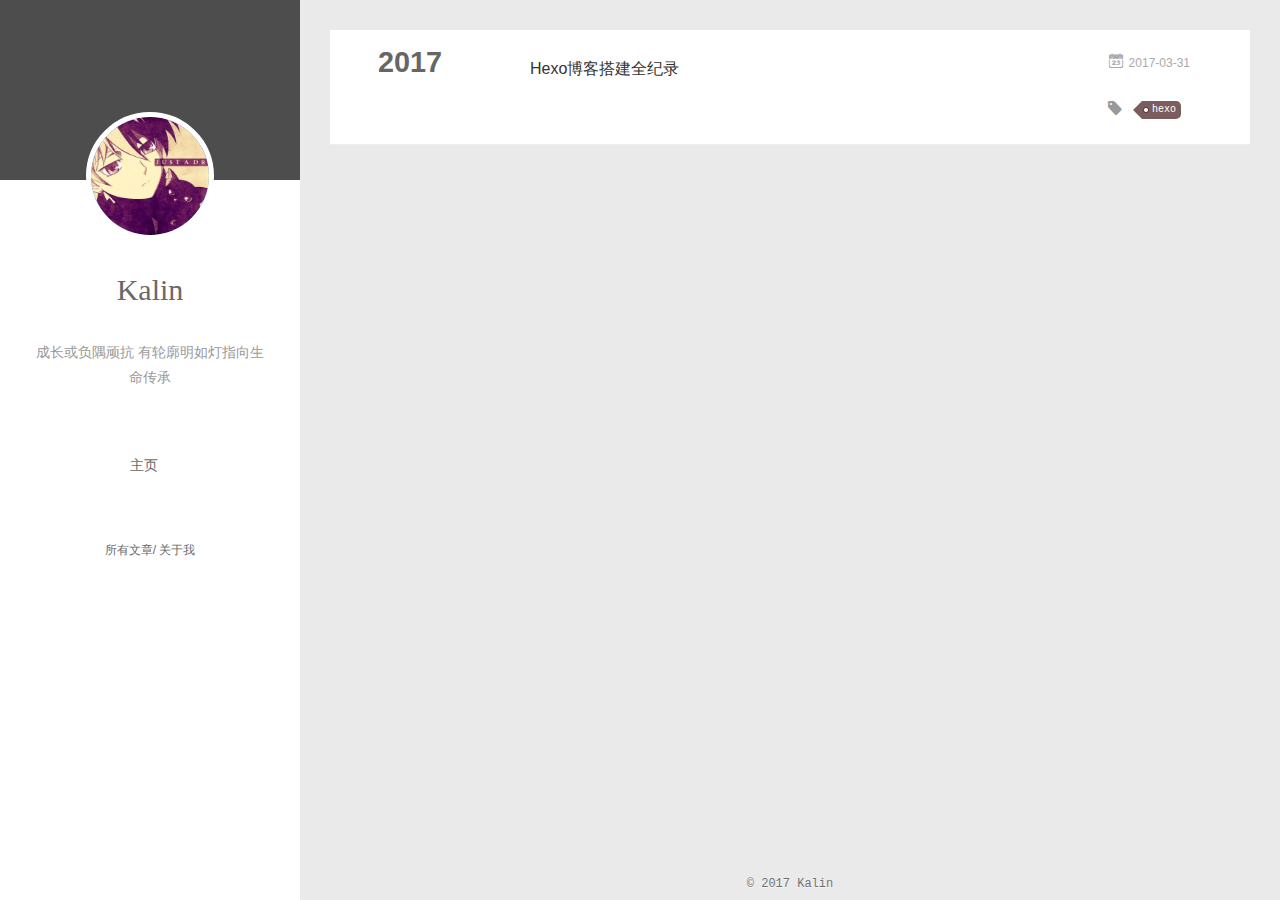
<file: archives/2017/index.html>
<!DOCTYPE html>
<html>
<head>
  <meta charset="utf-8">
  
  <meta name="renderer" content="webkit">
  <meta http-equiv="X-UA-Compatible" content="IE=edge" >
  <link rel="dns-prefetch" href="http://kalin.club">
  <title>Archives: 2017 | Life&#39;s A Struggle</title>
  <meta name="viewport" content="width=device-width, initial-scale=1, maximum-scale=1">
  <meta property="og:type" content="website">
<meta property="og:title" content="Life's A Struggle">
<meta property="og:url" content="http://kalin.club/archives/2017/index.html">
<meta property="og:site_name" content="Life's A Struggle">
<meta name="twitter:card" content="summary">
<meta name="twitter:title" content="Life's A Struggle">
  
    <link rel="alternative" href="/atom.xml" title="Life&#39;s A Struggle" type="application/atom+xml">
  
  
    <link rel="icon" href="/assets/blog/img/favicon.ico">
  
  <link rel="stylesheet" type="text/css" href="/./main.234bc0.css">
  <style type="text/css">
  
    #container.show {
      background: linear-gradient(200deg,#a0cfe4,#e8c37e);
    }
  </style>
  

  

</head>

<body>
  <div id="container" q-class="show:isCtnShow">
    <canvas id="anm-canvas" class="anm-canvas"></canvas>
    <div class="left-col" q-class="show:isShow">
      
<div class="overlay" style="background: #4d4d4d"></div>
<div class="intrude-less">
	<header id="header" class="inner">
		<a href="/" class="profilepic">
			<img src="/assets/blog/img/head.png" class="js-avatar">
		</a>
		<hgroup>
		  <h1 class="header-author"><a href="/">Kalin</a></h1>
		</hgroup>
		
		<p class="header-subtitle">成长或负隅顽抗 有轮廓明如灯指向生命传承</p>
		

		<nav class="header-menu">
			<ul>
			
				<li><a href="/">主页</a></li>
	        
			</ul>
		</nav>
		<nav class="header-smart-menu">
    		
    			
    			<a q-on="click: openSlider(e, 'innerArchive')" href="javascript:void(0)">所有文章</a>
    			
            
    			
    			<a q-on="click: openSlider(e, 'aboutme')" href="javascript:void(0)">关于我</a>
    			
            
		</nav>
		<nav class="header-nav">
			<div class="social">
				
			</div>
		</nav>
	</header>		
</div>

    </div>
    <div class="mid-col" q-class="show:isShow,hide:isShow|isFalse">
      
<nav id="mobile-nav">
  	<div class="overlay js-overlay" style="background: #4d4d4d"></div>
	<div class="btnctn js-mobile-btnctn">
  		<div class="slider-trigger list" q-on="click: openSlider(e)"><i class="icon icon-sort"></i></div>
	</div>
	<div class="intrude-less">
		<header id="header" class="inner">
			<div class="profilepic">
				<img src="/assets/blog/img/head.png" class="js-avatar">
			</div>
			<hgroup>
			  <h1 class="header-author js-header-author">Kalin</h1>
			</hgroup>
			
			<p class="header-subtitle"><i class="icon icon-quo-left"></i>成长或负隅顽抗 有轮廓明如灯指向生命传承<i class="icon icon-quo-right"></i></p>
			
			
			
				
			
			
			
			<nav class="header-nav">
				<div class="social">
					
				</div>
			</nav>

			<nav class="header-menu js-header-menu">
				<ul style="width: 50%">
				
				
					<li style="width: 100%"><a href="/">主页</a></li>
		        
				</ul>
			</nav>
		</header>				
	</div>
	<div class="mobile-mask" style="display:none" q-show="isShow"></div>
</nav>

      <div id="wrapper" class="body-wrap">
        <div class="menu-l">
          <div class="canvas-wrap">
            <canvas data-colors="#eaeaea" data-sectionHeight="100" data-contentId="js-content" id="myCanvas1" class="anm-canvas"></canvas>
          </div>
          <div id="js-content" class="content-ll">
            
  
  
    
    
      
      
      <section class="archives-wrap">
        <div class="archive-year-wrap">
          <a href="/archives/2017" class="archive-year">2017</a>
        </div>
        <div class="archives">
    
    <article class="archive-article archive-type-post">
  <div class="archive-article-inner">
    <header class="archive-article-header">
      	<div class="article-meta">
	      	<a href="/2017/03/31/Hexo博客搭建全纪录/" class="archive-article-date">
  	<time datetime="2017-03-31T07:00:33.000Z" itemprop="datePublished"><i class="icon-calendar icon"></i>2017-03-31</time>
</a>
        </div>
    	 
  
    <h1 itemprop="name">
      <a class="archive-article-title" href="/2017/03/31/Hexo博客搭建全纪录/">Hexo博客搭建全纪录</a>
    </h1>
  

        <div class="article-info info-on-right">
          
	<div class="article-tag tagcloud">
		<i class="icon-price-tags icon"></i>
		<ul class="article-tag-list">
			 
        		<li class="article-tag-list-item">
        			<a href="javascript:void(0)" class="js-tag article-tag-list-link color5">hexo</a>
        		</li>
      		
		</ul>
	</div>

          

        </div>
        <div class="clearfix"></div>
    </header>
  </div>
</article>
  
  
    </div></section>
  

    


          </div>
        </div>
      </div>
      <footer id="footer">
  <div class="outer">
    <div id="footer-info">
    	&copy; 2017 Kalin
    	<!-- 
    	<div class="footer-left">
    	</div>
      	<div class="footer-right">
      	</div>
    	-->
    </div>
  </div>
</footer>
    </div>
    <script>
	var yiliaConfig = {
		mathjax: false,
		isHome: false,
		isPost: false,
		isArchive: true,
		isTag: false,
		isCategory: false,
		open_in_new: false,
		root: "/",
		innerArchive: true,
		showTags: false
	}
</script>

<script>!function(t){function n(r){if(e[r])return e[r].exports;var o=e[r]={exports:{},id:r,loaded:!1};return t[r].call(o.exports,o,o.exports,n),o.loaded=!0,o.exports}var e={};return n.m=t,n.c=e,n.p="./",n(0)}([function(t,n,e){"use strict";function r(t){return t&&t.__esModule?t:{default:t}}function o(t,n){var e=/\/|index.html/g;return t.replace(e,"")===n.replace(e,"")}function i(){for(var t=document.querySelectorAll(".js-header-menu li a"),n=window.location.pathname,e=0,r=t.length;e<r;e++){var i=t[e];o(n,i.getAttribute("href"))&&(0,d.default)(i,"active")}}function u(t){for(var n=t.offsetLeft,e=t.offsetParent;null!==e;)n+=e.offsetLeft,e=e.offsetParent;return n}function f(t){for(var n=t.offsetTop,e=t.offsetParent;null!==e;)n+=e.offsetTop,e=e.offsetParent;return n}function c(t,n,e,r,o){var i=u(t),c=f(t)-n;if(c-e<=o){var a=t.$newDom;a||(a=t.cloneNode(!0),(0,h.default)(t,a),t.$newDom=a,a.style.position="fixed",a.style.top=(e||c)+"px",a.style.left=i+"px",a.style.zIndex=r||2,a.style.width="100%",a.style.color="#fff"),a.style.visibility="visible",t.style.visibility="hidden"}else{t.style.visibility="visible";var s=t.$newDom;s&&(s.style.visibility="hidden")}}function a(){var t=document.querySelector(".js-overlay"),n=document.querySelector(".js-header-menu");c(t,document.body.scrollTop,-63,2,0),c(n,document.body.scrollTop,1,3,0)}function s(){document.querySelector("#container").addEventListener("scroll",function(t){a()}),window.addEventListener("scroll",function(t){a()}),a()}function l(){x.default.versions.mobile&&window.screen.width<800&&(i(),s())}var p=e(71),d=r(p),v=e(72),y=(r(v),e(84)),h=r(y),b=e(69),x=r(b),m=e(75),g=r(m),w=e(70);l(),(0,w.addLoadEvent)(function(){g.default.init()}),t.exports={}},function(t,n){var e=t.exports="undefined"!=typeof window&&window.Math==Math?window:"undefined"!=typeof self&&self.Math==Math?self:Function("return this")();"number"==typeof __g&&(__g=e)},function(t,n){var e={}.hasOwnProperty;t.exports=function(t,n){return e.call(t,n)}},function(t,n,e){var r=e(49),o=e(15);t.exports=function(t){return r(o(t))}},function(t,n,e){t.exports=!e(8)(function(){return 7!=Object.defineProperty({},"a",{get:function(){return 7}}).a})},function(t,n,e){var r=e(6),o=e(12);t.exports=e(4)?function(t,n,e){return r.f(t,n,o(1,e))}:function(t,n,e){return t[n]=e,t}},function(t,n,e){var r=e(10),o=e(30),i=e(24),u=Object.defineProperty;n.f=e(4)?Object.defineProperty:function(t,n,e){if(r(t),n=i(n,!0),r(e),o)try{return u(t,n,e)}catch(t){}if("get"in e||"set"in e)throw TypeError("Accessors not supported!");return"value"in e&&(t[n]=e.value),t}},function(t,n,e){var r=e(22)("wks"),o=e(13),i=e(1).Symbol,u="function"==typeof i,f=t.exports=function(t){return r[t]||(r[t]=u&&i[t]||(u?i:o)("Symbol."+t))};f.store=r},function(t,n){t.exports=function(t){try{return!!t()}catch(t){return!0}}},function(t,n,e){var r=e(35),o=e(16);t.exports=Object.keys||function(t){return r(t,o)}},function(t,n,e){var r=e(11);t.exports=function(t){if(!r(t))throw TypeError(t+" is not an object!");return t}},function(t,n){t.exports=function(t){return"object"==typeof t?null!==t:"function"==typeof t}},function(t,n){t.exports=function(t,n){return{enumerable:!(1&t),configurable:!(2&t),writable:!(4&t),value:n}}},function(t,n){var e=0,r=Math.random();t.exports=function(t){return"Symbol(".concat(void 0===t?"":t,")_",(++e+r).toString(36))}},function(t,n){var e=t.exports={version:"2.4.0"};"number"==typeof __e&&(__e=e)},function(t,n){t.exports=function(t){if(void 0==t)throw TypeError("Can't call method on  "+t);return t}},function(t,n){t.exports="constructor,hasOwnProperty,isPrototypeOf,propertyIsEnumerable,toLocaleString,toString,valueOf".split(",")},function(t,n){t.exports={}},function(t,n){t.exports=!0},function(t,n){n.f={}.propertyIsEnumerable},function(t,n,e){var r=e(6).f,o=e(2),i=e(7)("toStringTag");t.exports=function(t,n,e){t&&!o(t=e?t:t.prototype,i)&&r(t,i,{configurable:!0,value:n})}},function(t,n,e){var r=e(22)("keys"),o=e(13);t.exports=function(t){return r[t]||(r[t]=o(t))}},function(t,n,e){var r=e(1),o="__core-js_shared__",i=r[o]||(r[o]={});t.exports=function(t){return i[t]||(i[t]={})}},function(t,n){var e=Math.ceil,r=Math.floor;t.exports=function(t){return isNaN(t=+t)?0:(t>0?r:e)(t)}},function(t,n,e){var r=e(11);t.exports=function(t,n){if(!r(t))return t;var e,o;if(n&&"function"==typeof(e=t.toString)&&!r(o=e.call(t)))return o;if("function"==typeof(e=t.valueOf)&&!r(o=e.call(t)))return o;if(!n&&"function"==typeof(e=t.toString)&&!r(o=e.call(t)))return o;throw TypeError("Can't convert object to primitive value")}},function(t,n,e){var r=e(1),o=e(14),i=e(18),u=e(26),f=e(6).f;t.exports=function(t){var n=o.Symbol||(o.Symbol=i?{}:r.Symbol||{});"_"==t.charAt(0)||t in n||f(n,t,{value:u.f(t)})}},function(t,n,e){n.f=e(7)},function(t,n,e){var r=e(1),o=e(14),i=e(46),u=e(5),f="prototype",c=function(t,n,e){var a,s,l,p=t&c.F,d=t&c.G,v=t&c.S,y=t&c.P,h=t&c.B,b=t&c.W,x=d?o:o[n]||(o[n]={}),m=x[f],g=d?r:v?r[n]:(r[n]||{})[f];d&&(e=n);for(a in e)s=!p&&g&&void 0!==g[a],s&&a in x||(l=s?g[a]:e[a],x[a]=d&&"function"!=typeof g[a]?e[a]:h&&s?i(l,r):b&&g[a]==l?function(t){var n=function(n,e,r){if(this instanceof t){switch(arguments.length){case 0:return new t;case 1:return new t(n);case 2:return new t(n,e)}return new t(n,e,r)}return t.apply(this,arguments)};return n[f]=t[f],n}(l):y&&"function"==typeof l?i(Function.call,l):l,y&&((x.virtual||(x.virtual={}))[a]=l,t&c.R&&m&&!m[a]&&u(m,a,l)))};c.F=1,c.G=2,c.S=4,c.P=8,c.B=16,c.W=32,c.U=64,c.R=128,t.exports=c},function(t,n){var e={}.toString;t.exports=function(t){return e.call(t).slice(8,-1)}},function(t,n,e){var r=e(11),o=e(1).document,i=r(o)&&r(o.createElement);t.exports=function(t){return i?o.createElement(t):{}}},function(t,n,e){t.exports=!e(4)&&!e(8)(function(){return 7!=Object.defineProperty(e(29)("div"),"a",{get:function(){return 7}}).a})},function(t,n,e){"use strict";var r=e(18),o=e(27),i=e(36),u=e(5),f=e(2),c=e(17),a=e(51),s=e(20),l=e(58),p=e(7)("iterator"),d=!([].keys&&"next"in[].keys()),v="@@iterator",y="keys",h="values",b=function(){return this};t.exports=function(t,n,e,x,m,g,w){a(e,n,x);var O,S,_,j=function(t){if(!d&&t in A)return A[t];switch(t){case y:return function(){return new e(this,t)};case h:return function(){return new e(this,t)}}return function(){return new e(this,t)}},P=n+" Iterator",E=m==h,M=!1,A=t.prototype,T=A[p]||A[v]||m&&A[m],L=T||j(m),N=m?E?j("entries"):L:void 0,C="Array"==n?A.entries||T:T;if(C&&(_=l(C.call(new t)),_!==Object.prototype&&(s(_,P,!0),r||f(_,p)||u(_,p,b))),E&&T&&T.name!==h&&(M=!0,L=function(){return T.call(this)}),r&&!w||!d&&!M&&A[p]||u(A,p,L),c[n]=L,c[P]=b,m)if(O={values:E?L:j(h),keys:g?L:j(y),entries:N},w)for(S in O)S in A||i(A,S,O[S]);else o(o.P+o.F*(d||M),n,O);return O}},function(t,n,e){var r=e(10),o=e(55),i=e(16),u=e(21)("IE_PROTO"),f=function(){},c="prototype",a=function(){var t,n=e(29)("iframe"),r=i.length,o="<",u=">";for(n.style.display="none",e(48).appendChild(n),n.src="javascript:",t=n.contentWindow.document,t.open(),t.write(o+"script"+u+"document.F=Object"+o+"/script"+u),t.close(),a=t.F;r--;)delete a[c][i[r]];return a()};t.exports=Object.create||function(t,n){var e;return null!==t?(f[c]=r(t),e=new f,f[c]=null,e[u]=t):e=a(),void 0===n?e:o(e,n)}},function(t,n,e){var r=e(35),o=e(16).concat("length","prototype");n.f=Object.getOwnPropertyNames||function(t){return r(t,o)}},function(t,n){n.f=Object.getOwnPropertySymbols},function(t,n,e){var r=e(2),o=e(3),i=e(45)(!1),u=e(21)("IE_PROTO");t.exports=function(t,n){var e,f=o(t),c=0,a=[];for(e in f)e!=u&&r(f,e)&&a.push(e);for(;n.length>c;)r(f,e=n[c++])&&(~i(a,e)||a.push(e));return a}},function(t,n,e){t.exports=e(5)},function(t,n,e){var r=e(15);t.exports=function(t){return Object(r(t))}},function(t,n,e){t.exports={default:e(41),__esModule:!0}},function(t,n,e){t.exports={default:e(42),__esModule:!0}},function(t,n,e){"use strict";function r(t){return t&&t.__esModule?t:{default:t}}n.__esModule=!0;var o=e(39),i=r(o),u=e(38),f=r(u),c="function"==typeof f.default&&"symbol"==typeof i.default?function(t){return typeof t}:function(t){return t&&"function"==typeof f.default&&t.constructor===f.default&&t!==f.default.prototype?"symbol":typeof t};n.default="function"==typeof f.default&&"symbol"===c(i.default)?function(t){return"undefined"==typeof t?"undefined":c(t)}:function(t){return t&&"function"==typeof f.default&&t.constructor===f.default&&t!==f.default.prototype?"symbol":"undefined"==typeof t?"undefined":c(t)}},function(t,n,e){e(65),e(63),e(66),e(67),t.exports=e(14).Symbol},function(t,n,e){e(64),e(68),t.exports=e(26).f("iterator")},function(t,n){t.exports=function(t){if("function"!=typeof t)throw TypeError(t+" is not a function!");return t}},function(t,n){t.exports=function(){}},function(t,n,e){var r=e(3),o=e(61),i=e(60);t.exports=function(t){return function(n,e,u){var f,c=r(n),a=o(c.length),s=i(u,a);if(t&&e!=e){for(;a>s;)if(f=c[s++],f!=f)return!0}else for(;a>s;s++)if((t||s in c)&&c[s]===e)return t||s||0;return!t&&-1}}},function(t,n,e){var r=e(43);t.exports=function(t,n,e){if(r(t),void 0===n)return t;switch(e){case 1:return function(e){return t.call(n,e)};case 2:return function(e,r){return t.call(n,e,r)};case 3:return function(e,r,o){return t.call(n,e,r,o)}}return function(){return t.apply(n,arguments)}}},function(t,n,e){var r=e(9),o=e(34),i=e(19);t.exports=function(t){var n=r(t),e=o.f;if(e)for(var u,f=e(t),c=i.f,a=0;f.length>a;)c.call(t,u=f[a++])&&n.push(u);return n}},function(t,n,e){t.exports=e(1).document&&document.documentElement},function(t,n,e){var r=e(28);t.exports=Object("z").propertyIsEnumerable(0)?Object:function(t){return"String"==r(t)?t.split(""):Object(t)}},function(t,n,e){var r=e(28);t.exports=Array.isArray||function(t){return"Array"==r(t)}},function(t,n,e){"use strict";var r=e(32),o=e(12),i=e(20),u={};e(5)(u,e(7)("iterator"),function(){return this}),t.exports=function(t,n,e){t.prototype=r(u,{next:o(1,e)}),i(t,n+" Iterator")}},function(t,n){t.exports=function(t,n){return{value:n,done:!!t}}},function(t,n,e){var r=e(9),o=e(3);t.exports=function(t,n){for(var e,i=o(t),u=r(i),f=u.length,c=0;f>c;)if(i[e=u[c++]]===n)return e}},function(t,n,e){var r=e(13)("meta"),o=e(11),i=e(2),u=e(6).f,f=0,c=Object.isExtensible||function(){return!0},a=!e(8)(function(){return c(Object.preventExtensions({}))}),s=function(t){u(t,r,{value:{i:"O"+ ++f,w:{}}})},l=function(t,n){if(!o(t))return"symbol"==typeof t?t:("string"==typeof t?"S":"P")+t;if(!i(t,r)){if(!c(t))return"F";if(!n)return"E";s(t)}return t[r].i},p=function(t,n){if(!i(t,r)){if(!c(t))return!0;if(!n)return!1;s(t)}return t[r].w},d=function(t){return a&&v.NEED&&c(t)&&!i(t,r)&&s(t),t},v=t.exports={KEY:r,NEED:!1,fastKey:l,getWeak:p,onFreeze:d}},function(t,n,e){var r=e(6),o=e(10),i=e(9);t.exports=e(4)?Object.defineProperties:function(t,n){o(t);for(var e,u=i(n),f=u.length,c=0;f>c;)r.f(t,e=u[c++],n[e]);return t}},function(t,n,e){var r=e(19),o=e(12),i=e(3),u=e(24),f=e(2),c=e(30),a=Object.getOwnPropertyDescriptor;n.f=e(4)?a:function(t,n){if(t=i(t),n=u(n,!0),c)try{return a(t,n)}catch(t){}if(f(t,n))return o(!r.f.call(t,n),t[n])}},function(t,n,e){var r=e(3),o=e(33).f,i={}.toString,u="object"==typeof window&&window&&Object.getOwnPropertyNames?Object.getOwnPropertyNames(window):[],f=function(t){try{return o(t)}catch(t){return u.slice()}};t.exports.f=function(t){return u&&"[object Window]"==i.call(t)?f(t):o(r(t))}},function(t,n,e){var r=e(2),o=e(37),i=e(21)("IE_PROTO"),u=Object.prototype;t.exports=Object.getPrototypeOf||function(t){return t=o(t),r(t,i)?t[i]:"function"==typeof t.constructor&&t instanceof t.constructor?t.constructor.prototype:t instanceof Object?u:null}},function(t,n,e){var r=e(23),o=e(15);t.exports=function(t){return function(n,e){var i,u,f=String(o(n)),c=r(e),a=f.length;return c<0||c>=a?t?"":void 0:(i=f.charCodeAt(c),i<55296||i>56319||c+1===a||(u=f.charCodeAt(c+1))<56320||u>57343?t?f.charAt(c):i:t?f.slice(c,c+2):(i-55296<<10)+(u-56320)+65536)}}},function(t,n,e){var r=e(23),o=Math.max,i=Math.min;t.exports=function(t,n){return t=r(t),t<0?o(t+n,0):i(t,n)}},function(t,n,e){var r=e(23),o=Math.min;t.exports=function(t){return t>0?o(r(t),9007199254740991):0}},function(t,n,e){"use strict";var r=e(44),o=e(52),i=e(17),u=e(3);t.exports=e(31)(Array,"Array",function(t,n){this._t=u(t),this._i=0,this._k=n},function(){var t=this._t,n=this._k,e=this._i++;return!t||e>=t.length?(this._t=void 0,o(1)):"keys"==n?o(0,e):"values"==n?o(0,t[e]):o(0,[e,t[e]])},"values"),i.Arguments=i.Array,r("keys"),r("values"),r("entries")},function(t,n){},function(t,n,e){"use strict";var r=e(59)(!0);e(31)(String,"String",function(t){this._t=String(t),this._i=0},function(){var t,n=this._t,e=this._i;return e>=n.length?{value:void 0,done:!0}:(t=r(n,e),this._i+=t.length,{value:t,done:!1})})},function(t,n,e){"use strict";var r=e(1),o=e(2),i=e(4),u=e(27),f=e(36),c=e(54).KEY,a=e(8),s=e(22),l=e(20),p=e(13),d=e(7),v=e(26),y=e(25),h=e(53),b=e(47),x=e(50),m=e(10),g=e(3),w=e(24),O=e(12),S=e(32),_=e(57),j=e(56),P=e(6),E=e(9),M=j.f,A=P.f,T=_.f,L=r.Symbol,N=r.JSON,C=N&&N.stringify,k="prototype",F=d("_hidden"),q=d("toPrimitive"),I={}.propertyIsEnumerable,B=s("symbol-registry"),D=s("symbols"),W=s("op-symbols"),H=Object[k],K="function"==typeof L,R=r.QObject,J=!R||!R[k]||!R[k].findChild,U=i&&a(function(){return 7!=S(A({},"a",{get:function(){return A(this,"a",{value:7}).a}})).a})?function(t,n,e){var r=M(H,n);r&&delete H[n],A(t,n,e),r&&t!==H&&A(H,n,r)}:A,G=function(t){var n=D[t]=S(L[k]);return n._k=t,n},$=K&&"symbol"==typeof L.iterator?function(t){return"symbol"==typeof t}:function(t){return t instanceof L},z=function(t,n,e){return t===H&&z(W,n,e),m(t),n=w(n,!0),m(e),o(D,n)?(e.enumerable?(o(t,F)&&t[F][n]&&(t[F][n]=!1),e=S(e,{enumerable:O(0,!1)})):(o(t,F)||A(t,F,O(1,{})),t[F][n]=!0),U(t,n,e)):A(t,n,e)},Y=function(t,n){m(t);for(var e,r=b(n=g(n)),o=0,i=r.length;i>o;)z(t,e=r[o++],n[e]);return t},Q=function(t,n){return void 0===n?S(t):Y(S(t),n)},X=function(t){var n=I.call(this,t=w(t,!0));return!(this===H&&o(D,t)&&!o(W,t))&&(!(n||!o(this,t)||!o(D,t)||o(this,F)&&this[F][t])||n)},V=function(t,n){if(t=g(t),n=w(n,!0),t!==H||!o(D,n)||o(W,n)){var e=M(t,n);return!e||!o(D,n)||o(t,F)&&t[F][n]||(e.enumerable=!0),e}},Z=function(t){for(var n,e=T(g(t)),r=[],i=0;e.length>i;)o(D,n=e[i++])||n==F||n==c||r.push(n);return r},tt=function(t){for(var n,e=t===H,r=T(e?W:g(t)),i=[],u=0;r.length>u;)!o(D,n=r[u++])||e&&!o(H,n)||i.push(D[n]);return i};K||(L=function(){if(this instanceof L)throw TypeError("Symbol is not a constructor!");var t=p(arguments.length>0?arguments[0]:void 0),n=function(e){this===H&&n.call(W,e),o(this,F)&&o(this[F],t)&&(this[F][t]=!1),U(this,t,O(1,e))};return i&&J&&U(H,t,{configurable:!0,set:n}),G(t)},f(L[k],"toString",function(){return this._k}),j.f=V,P.f=z,e(33).f=_.f=Z,e(19).f=X,e(34).f=tt,i&&!e(18)&&f(H,"propertyIsEnumerable",X,!0),v.f=function(t){return G(d(t))}),u(u.G+u.W+u.F*!K,{Symbol:L});for(var nt="hasInstance,isConcatSpreadable,iterator,match,replace,search,species,split,toPrimitive,toStringTag,unscopables".split(","),et=0;nt.length>et;)d(nt[et++]);for(var nt=E(d.store),et=0;nt.length>et;)y(nt[et++]);u(u.S+u.F*!K,"Symbol",{for:function(t){return o(B,t+="")?B[t]:B[t]=L(t)},keyFor:function(t){if($(t))return h(B,t);throw TypeError(t+" is not a symbol!")},useSetter:function(){J=!0},useSimple:function(){J=!1}}),u(u.S+u.F*!K,"Object",{create:Q,defineProperty:z,defineProperties:Y,getOwnPropertyDescriptor:V,getOwnPropertyNames:Z,getOwnPropertySymbols:tt}),N&&u(u.S+u.F*(!K||a(function(){var t=L();return"[null]"!=C([t])||"{}"!=C({a:t})||"{}"!=C(Object(t))})),"JSON",{stringify:function(t){if(void 0!==t&&!$(t)){for(var n,e,r=[t],o=1;arguments.length>o;)r.push(arguments[o++]);return n=r[1],"function"==typeof n&&(e=n),!e&&x(n)||(n=function(t,n){if(e&&(n=e.call(this,t,n)),!$(n))return n}),r[1]=n,C.apply(N,r)}}}),L[k][q]||e(5)(L[k],q,L[k].valueOf),l(L,"Symbol"),l(Math,"Math",!0),l(r.JSON,"JSON",!0)},function(t,n,e){e(25)("asyncIterator")},function(t,n,e){e(25)("observable")},function(t,n,e){e(62);for(var r=e(1),o=e(5),i=e(17),u=e(7)("toStringTag"),f=["NodeList","DOMTokenList","MediaList","StyleSheetList","CSSRuleList"],c=0;c<5;c++){var a=f[c],s=r[a],l=s&&s.prototype;l&&!l[u]&&o(l,u,a),i[a]=i.Array}},function(t,n){"use strict";var e={versions:function(){var t=window.navigator.userAgent;return{trident:t.indexOf("Trident")>-1,presto:t.indexOf("Presto")>-1,webKit:t.indexOf("AppleWebKit")>-1,gecko:t.indexOf("Gecko")>-1&&t.indexOf("KHTML")==-1,mobile:!!t.match(/AppleWebKit.*Mobile.*/),ios:!!t.match(/\(i[^;]+;( U;)? CPU.+Mac OS X/),android:t.indexOf("Android")>-1||t.indexOf("Linux")>-1,iPhone:t.indexOf("iPhone")>-1||t.indexOf("Mac")>-1,iPad:t.indexOf("iPad")>-1,webApp:t.indexOf("Safari")==-1,weixin:t.indexOf("MicroMessenger")==-1}}()};t.exports=e},function(t,n,e){"use strict";function r(t){return t&&t.__esModule?t:{default:t}}var o=e(40),i=r(o),u=function(){function t(t,n,e){return n||e?String.fromCharCode(n||e):o[t]||t}function n(t){return l[t]}var e=/&quot;|&lt;|&gt;|&amp;|&nbsp;|&apos;|&#(\d+);|&#(\d+)/g,r=/['<> "&]/g,o={"&quot;":'"',"&lt;":"<","&gt;":">","&amp;":"&","&nbsp;":" "},f=/\u00a0/g,c=/<br\s*\/?>/gi,a=/\r?\n/g,s=/\s/g,l={};for(var p in o)l[o[p]]=p;return o["&apos;"]="'",l["'"]="&#39;",{encode:function(t){return t?(""+t).replace(r,n).replace(a,"<br/>").replace(s,"&nbsp;"):""},decode:function(n){return n?(""+n).replace(c,"\n").replace(e,t).replace(f," "):""},encodeBase16:function(t){if(!t)return t;t+="";for(var n=[],e=0,r=t.length;r>e;e++)n.push(t.charCodeAt(e).toString(16).toUpperCase());return n.join("")},encodeBase16forJSON:function(t){if(!t)return t;t=t.replace(/[\u4E00-\u9FBF]/gi,function(t){return escape(t).replace("%u","\\u")});for(var n=[],e=0,r=t.length;r>e;e++)n.push(t.charCodeAt(e).toString(16).toUpperCase());return n.join("")},decodeBase16:function(t){if(!t)return t;t+="";for(var n=[],e=0,r=t.length;r>e;e+=2)n.push(String.fromCharCode("0x"+t.slice(e,e+2)));return n.join("")},encodeObject:function(t){if(t instanceof Array)for(var n=0,e=t.length;e>n;n++)t[n]=u.encodeObject(t[n]);else if("object"==("undefined"==typeof t?"undefined":(0,i.default)(t)))for(var r in t)t[r]=u.encodeObject(t[r]);else if("string"==typeof t)return u.encode(t);return t},loadScript:function(t){var n=document.createElement("script");document.getElementsByTagName("body")[0].appendChild(n),n.setAttribute("src",t)},addLoadEvent:function(t){var n=window.onload;"function"!=typeof window.onload?window.onload=t:window.onload=function(){n(),t()}}}}();t.exports=u},function(t,n){function e(t,n){t.classList?t.classList.add(n):t.className+=" "+n}t.exports=e},function(t,n){function e(t,n){if(t.classList)t.classList.remove(n);else{var e=new RegExp("(^|\\b)"+n.split(" ").join("|")+"(\\b|$)","gi");t.className=t.className.replace(e," ")}}t.exports=e},,,function(t,n){"use strict";function e(){var t=document.querySelector("#page-nav");if(t&&!document.querySelector("#page-nav .extend.prev")&&(t.innerHTML='<a class="extend prev disabled" rel="prev">&laquo; Prev</a>'+t.innerHTML),t&&!document.querySelector("#page-nav .extend.next")&&(t.innerHTML=t.innerHTML+'<a class="extend next disabled" rel="next">Next &raquo;</a>'),yiliaConfig&&yiliaConfig.open_in_new){var n=document.querySelectorAll(".article-entry a:not(.article-more-a)");n.forEach(function(t){t.setAttribute("target","_blank")})}var e=document.querySelector("#js-aboutme");e&&0!==e.length&&(e.innerHTML=e.innerText)}t.exports={init:e}},,,,,,,,,function(t,n){function e(t,n){if("string"==typeof n)return t.insertAdjacentHTML("afterend",n);var e=t.nextSibling;return e?t.parentNode.insertBefore(n,e):t.parentNode.appendChild(n)}t.exports=e}])</script><script src="/./main.234bc0.js"></script><script>!function(){var e=function(e){var t=document.createElement("script");document.getElementsByTagName("body")[0].appendChild(t),t.setAttribute("src",e)};e("/slider.885efe.js")}()</script>


    
<div class="tools-col" q-class="show:isShow,hide:isShow|isFalse" q-on="click:stop(e)">
  <div class="tools-nav header-menu">
    
    
      
      
      
    
      
      
      
    
    

    <ul style="width: 70%">
    
    
      
      <li style="width: 50%" q-on="click: openSlider(e, 'innerArchive')"><a href="javascript:void(0)" q-class="active:innerArchive">所有文章</a></li>
      
        
      
      <li style="width: 50%" q-on="click: openSlider(e, 'aboutme')"><a href="javascript:void(0)" q-class="active:aboutme">关于我</a></li>
      
        
    </ul>
  </div>
  <div class="tools-wrap">
    
    	<section class="tools-section tools-section-all" q-show="innerArchive">
        <div class="search-wrap">
          <input class="search-ipt" q-model="search" type="text" placeholder="请输入关键字查找">
          <i class="icon-search icon" q-show="search|isEmptyStr"></i>
          <i class="icon-close icon" q-show="search|isNotEmptyStr" q-on="click:clearChose(e)"></i>
        </div>
        <div class="widget tagcloud search-tag">
          <p class="search-tag-wording">tag:</p>
          <label class="search-switch">
            <input type="checkbox" q-on="click:toggleTag(e)" q-attr="checked:showTags">
          </label>
          <ul class="article-tag-list" q-show="showTags">
             
              <li class="article-tag-list-item">
                <a href="javascript:void(0)" class="js-tag color5">hexo</a>
              </li>
            
            <div class="clearfix"></div>
          </ul>
        </div>
        <ul class="search-ul">
          <p q-show="jsonFail" style="padding: 20px; font-size: 12px;">
            缺失模块。<br/>1、在博客根目录（注意不是yilia根目录）执行以下命令：<br/> npm i hexo-generator-json-content --save<br/><br/>
            2、在根目录_config.yml里添加配置：
<pre style="font-size: 12px;" q-show="jsonFail">
  jsonContent:
    meta: false
    pages: false
    posts:
      title: true
      date: true
      path: true
      text: true
      raw: false
      content: false
      slug: false
      updated: false
      comments: false
      link: false
      permalink: false
      excerpt: false
      categories: false
      tags: true
</pre>
          </p>
          <li class="search-li" q-repeat="items" q-show="isShow">
            <a q-attr="href:path|urlformat" class="search-title"><i class="icon-quo-left icon"></i><span q-text="title"></span></a>
            <p class="search-time">
              <i class="icon-calendar icon"></i>
              <span q-text="date|dateformat"></span>
            </p>
            <p class="search-tag">
              <i class="icon-price-tags icon"></i>
              <span q-repeat="tags" q-on="click:choseTag(e, name)" q-text="name|tagformat"></span>
            </p>
          </li>
        </ul>
    	</section>
    

    

    
    	<section class="tools-section tools-section-me" q-show="aboutme">
  	  	
  	  		<div class="aboutme-wrap" id="js-aboutme">我就是我&lt;br&gt;&lt;br&gt;不一样的烟火</div>
  	  	
    	</section>
    
  </div>
  
</div>
    <!-- Root element of PhotoSwipe. Must have class pswp. -->
<div class="pswp" tabindex="-1" role="dialog" aria-hidden="true">

    <!-- Background of PhotoSwipe. 
         It's a separate element as animating opacity is faster than rgba(). -->
    <div class="pswp__bg"></div>

    <!-- Slides wrapper with overflow:hidden. -->
    <div class="pswp__scroll-wrap">

        <!-- Container that holds slides. 
            PhotoSwipe keeps only 3 of them in the DOM to save memory.
            Don't modify these 3 pswp__item elements, data is added later on. -->
        <div class="pswp__container">
            <div class="pswp__item"></div>
            <div class="pswp__item"></div>
            <div class="pswp__item"></div>
        </div>

        <!-- Default (PhotoSwipeUI_Default) interface on top of sliding area. Can be changed. -->
        <div class="pswp__ui pswp__ui--hidden">

            <div class="pswp__top-bar">

                <!--  Controls are self-explanatory. Order can be changed. -->

                <div class="pswp__counter"></div>

                <button class="pswp__button pswp__button--close" title="Close (Esc)"></button>

                <button class="pswp__button pswp__button--share" style="display:none" title="Share"></button>

                <button class="pswp__button pswp__button--fs" title="Toggle fullscreen"></button>

                <button class="pswp__button pswp__button--zoom" title="Zoom in/out"></button>

                <!-- Preloader demo http://codepen.io/dimsemenov/pen/yyBWoR -->
                <!-- element will get class pswp__preloader--active when preloader is running -->
                <div class="pswp__preloader">
                    <div class="pswp__preloader__icn">
                      <div class="pswp__preloader__cut">
                        <div class="pswp__preloader__donut"></div>
                      </div>
                    </div>
                </div>
            </div>

            <div class="pswp__share-modal pswp__share-modal--hidden pswp__single-tap">
                <div class="pswp__share-tooltip"></div> 
            </div>

            <button class="pswp__button pswp__button--arrow--left" title="Previous (arrow left)">
            </button>

            <button class="pswp__button pswp__button--arrow--right" title="Next (arrow right)">
            </button>

            <div class="pswp__caption">
                <div class="pswp__caption__center"></div>
            </div>

        </div>

    </div>

</div>
  </div>
</body>
</html>
</file>
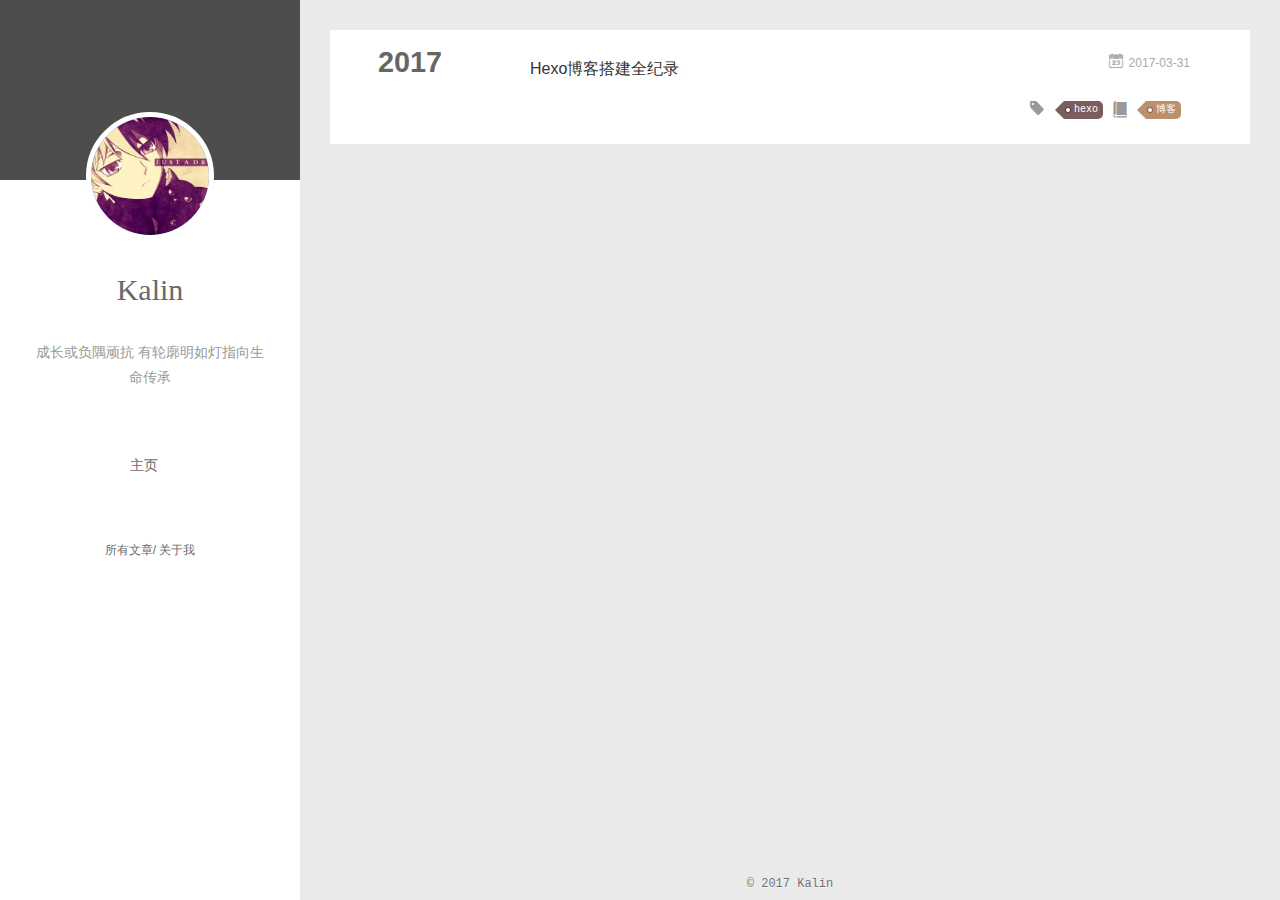
<file: categories/博客/index.html>
<!DOCTYPE html>
<html>
<head>
  <meta charset="utf-8">
  
  <meta name="renderer" content="webkit">
  <meta http-equiv="X-UA-Compatible" content="IE=edge" >
  <link rel="dns-prefetch" href="http://kalin.club">
  <title>Category: 博客 | Life&#39;s A Struggle</title>
  <meta name="viewport" content="width=device-width, initial-scale=1, maximum-scale=1">
  <meta property="og:type" content="website">
<meta property="og:title" content="Life's A Struggle">
<meta property="og:url" content="http://kalin.club/categories/博客/index.html">
<meta property="og:site_name" content="Life's A Struggle">
<meta name="twitter:card" content="summary">
<meta name="twitter:title" content="Life's A Struggle">
  
    <link rel="alternative" href="/atom.xml" title="Life&#39;s A Struggle" type="application/atom+xml">
  
  
    <link rel="icon" href="/assets/blog/img/favicon.ico">
  
  <link rel="stylesheet" type="text/css" href="/./main.234bc0.css">
  <style type="text/css">
  
    #container.show {
      background: linear-gradient(200deg,#a0cfe4,#e8c37e);
    }
  </style>
  

  

</head>

<body>
  <div id="container" q-class="show:isCtnShow">
    <canvas id="anm-canvas" class="anm-canvas"></canvas>
    <div class="left-col" q-class="show:isShow">
      
<div class="overlay" style="background: #4d4d4d"></div>
<div class="intrude-less">
	<header id="header" class="inner">
		<a href="/" class="profilepic">
			<img src="/assets/blog/img/head.png" class="js-avatar">
		</a>
		<hgroup>
		  <h1 class="header-author"><a href="/">Kalin</a></h1>
		</hgroup>
		
		<p class="header-subtitle">成长或负隅顽抗 有轮廓明如灯指向生命传承</p>
		

		<nav class="header-menu">
			<ul>
			
				<li><a href="/">主页</a></li>
	        
			</ul>
		</nav>
		<nav class="header-smart-menu">
    		
    			
    			<a q-on="click: openSlider(e, 'innerArchive')" href="javascript:void(0)">所有文章</a>
    			
            
    			
    			<a q-on="click: openSlider(e, 'aboutme')" href="javascript:void(0)">关于我</a>
    			
            
		</nav>
		<nav class="header-nav">
			<div class="social">
				
			</div>
		</nav>
	</header>		
</div>

    </div>
    <div class="mid-col" q-class="show:isShow,hide:isShow|isFalse">
      
<nav id="mobile-nav">
  	<div class="overlay js-overlay" style="background: #4d4d4d"></div>
	<div class="btnctn js-mobile-btnctn">
  		<div class="slider-trigger list" q-on="click: openSlider(e)"><i class="icon icon-sort"></i></div>
	</div>
	<div class="intrude-less">
		<header id="header" class="inner">
			<div class="profilepic">
				<img src="/assets/blog/img/head.png" class="js-avatar">
			</div>
			<hgroup>
			  <h1 class="header-author js-header-author">Kalin</h1>
			</hgroup>
			
			<p class="header-subtitle"><i class="icon icon-quo-left"></i>成长或负隅顽抗 有轮廓明如灯指向生命传承<i class="icon icon-quo-right"></i></p>
			
			
			
				
			
			
			
			<nav class="header-nav">
				<div class="social">
					
				</div>
			</nav>

			<nav class="header-menu js-header-menu">
				<ul style="width: 50%">
				
				
					<li style="width: 100%"><a href="/">主页</a></li>
		        
				</ul>
			</nav>
		</header>				
	</div>
	<div class="mobile-mask" style="display:none" q-show="isShow"></div>
</nav>

      <div id="wrapper" class="body-wrap">
        <div class="menu-l">
          <div class="canvas-wrap">
            <canvas data-colors="#eaeaea" data-sectionHeight="100" data-contentId="js-content" id="myCanvas1" class="anm-canvas"></canvas>
          </div>
          <div id="js-content" class="content-ll">
            
  
  
    
    
      
      
      <section class="archives-wrap">
        <div class="archive-year-wrap">
          <a href="/archives/2017" class="archive-year">2017</a>
        </div>
        <div class="archives">
    
    <article class="archive-article archive-type-post">
  <div class="archive-article-inner">
    <header class="archive-article-header">
      	<div class="article-meta">
	      	<a href="/2017/03/31/hi-hexo/" class="archive-article-date">
  	<time datetime="2017-03-31T07:00:33.000Z" itemprop="datePublished"><i class="icon-calendar icon"></i>2017-03-31</time>
</a>
        </div>
    	 
  
    <h1 itemprop="name">
      <a class="archive-article-title" href="/2017/03/31/hi-hexo/">Hexo博客搭建全纪录</a>
    </h1>
  

        <div class="article-info info-on-right">
          
	<div class="article-tag tagcloud">
		<i class="icon-price-tags icon"></i>
		<ul class="article-tag-list">
			 
        		<li class="article-tag-list-item">
        			<a href="javascript:void(0)" class="js-tag article-tag-list-link color5">hexo</a>
        		</li>
      		
		</ul>
	</div>

          
	<div class="article-category tagcloud">
		<i class="icon-book icon"></i>
		<ul class="article-tag-list">
			 
        		<li class="article-tag-list-item">
        			<a href="/categories/博客/" class="article-tag-list-link color3">博客</a>
        		</li>
      		
		</ul>
	</div>


        </div>
        <div class="clearfix"></div>
    </header>
  </div>
</article>
  
  
    </div></section>
  

    


          </div>
        </div>
      </div>
      <footer id="footer">
  <div class="outer">
    <div id="footer-info">
    	&copy; 2017 Kalin
    	<!-- 
    	<div class="footer-left">
    	</div>
      	<div class="footer-right">
      	</div>
    	-->
    </div>
  </div>
</footer>
    </div>
    <script>
	var yiliaConfig = {
		mathjax: false,
		isHome: false,
		isPost: false,
		isArchive: false,
		isTag: false,
		isCategory: true,
		open_in_new: false,
		root: "/",
		innerArchive: true,
		showTags: false
	}
</script>

<script>!function(t){function n(r){if(e[r])return e[r].exports;var o=e[r]={exports:{},id:r,loaded:!1};return t[r].call(o.exports,o,o.exports,n),o.loaded=!0,o.exports}var e={};return n.m=t,n.c=e,n.p="./",n(0)}([function(t,n,e){"use strict";function r(t){return t&&t.__esModule?t:{default:t}}function o(t,n){var e=/\/|index.html/g;return t.replace(e,"")===n.replace(e,"")}function i(){for(var t=document.querySelectorAll(".js-header-menu li a"),n=window.location.pathname,e=0,r=t.length;e<r;e++){var i=t[e];o(n,i.getAttribute("href"))&&(0,d.default)(i,"active")}}function u(t){for(var n=t.offsetLeft,e=t.offsetParent;null!==e;)n+=e.offsetLeft,e=e.offsetParent;return n}function f(t){for(var n=t.offsetTop,e=t.offsetParent;null!==e;)n+=e.offsetTop,e=e.offsetParent;return n}function c(t,n,e,r,o){var i=u(t),c=f(t)-n;if(c-e<=o){var a=t.$newDom;a||(a=t.cloneNode(!0),(0,h.default)(t,a),t.$newDom=a,a.style.position="fixed",a.style.top=(e||c)+"px",a.style.left=i+"px",a.style.zIndex=r||2,a.style.width="100%",a.style.color="#fff"),a.style.visibility="visible",t.style.visibility="hidden"}else{t.style.visibility="visible";var s=t.$newDom;s&&(s.style.visibility="hidden")}}function a(){var t=document.querySelector(".js-overlay"),n=document.querySelector(".js-header-menu");c(t,document.body.scrollTop,-63,2,0),c(n,document.body.scrollTop,1,3,0)}function s(){document.querySelector("#container").addEventListener("scroll",function(t){a()}),window.addEventListener("scroll",function(t){a()}),a()}function l(){x.default.versions.mobile&&window.screen.width<800&&(i(),s())}var p=e(71),d=r(p),v=e(72),y=(r(v),e(84)),h=r(y),b=e(69),x=r(b),m=e(75),g=r(m),w=e(70);l(),(0,w.addLoadEvent)(function(){g.default.init()}),t.exports={}},function(t,n){var e=t.exports="undefined"!=typeof window&&window.Math==Math?window:"undefined"!=typeof self&&self.Math==Math?self:Function("return this")();"number"==typeof __g&&(__g=e)},function(t,n){var e={}.hasOwnProperty;t.exports=function(t,n){return e.call(t,n)}},function(t,n,e){var r=e(49),o=e(15);t.exports=function(t){return r(o(t))}},function(t,n,e){t.exports=!e(8)(function(){return 7!=Object.defineProperty({},"a",{get:function(){return 7}}).a})},function(t,n,e){var r=e(6),o=e(12);t.exports=e(4)?function(t,n,e){return r.f(t,n,o(1,e))}:function(t,n,e){return t[n]=e,t}},function(t,n,e){var r=e(10),o=e(30),i=e(24),u=Object.defineProperty;n.f=e(4)?Object.defineProperty:function(t,n,e){if(r(t),n=i(n,!0),r(e),o)try{return u(t,n,e)}catch(t){}if("get"in e||"set"in e)throw TypeError("Accessors not supported!");return"value"in e&&(t[n]=e.value),t}},function(t,n,e){var r=e(22)("wks"),o=e(13),i=e(1).Symbol,u="function"==typeof i,f=t.exports=function(t){return r[t]||(r[t]=u&&i[t]||(u?i:o)("Symbol."+t))};f.store=r},function(t,n){t.exports=function(t){try{return!!t()}catch(t){return!0}}},function(t,n,e){var r=e(35),o=e(16);t.exports=Object.keys||function(t){return r(t,o)}},function(t,n,e){var r=e(11);t.exports=function(t){if(!r(t))throw TypeError(t+" is not an object!");return t}},function(t,n){t.exports=function(t){return"object"==typeof t?null!==t:"function"==typeof t}},function(t,n){t.exports=function(t,n){return{enumerable:!(1&t),configurable:!(2&t),writable:!(4&t),value:n}}},function(t,n){var e=0,r=Math.random();t.exports=function(t){return"Symbol(".concat(void 0===t?"":t,")_",(++e+r).toString(36))}},function(t,n){var e=t.exports={version:"2.4.0"};"number"==typeof __e&&(__e=e)},function(t,n){t.exports=function(t){if(void 0==t)throw TypeError("Can't call method on  "+t);return t}},function(t,n){t.exports="constructor,hasOwnProperty,isPrototypeOf,propertyIsEnumerable,toLocaleString,toString,valueOf".split(",")},function(t,n){t.exports={}},function(t,n){t.exports=!0},function(t,n){n.f={}.propertyIsEnumerable},function(t,n,e){var r=e(6).f,o=e(2),i=e(7)("toStringTag");t.exports=function(t,n,e){t&&!o(t=e?t:t.prototype,i)&&r(t,i,{configurable:!0,value:n})}},function(t,n,e){var r=e(22)("keys"),o=e(13);t.exports=function(t){return r[t]||(r[t]=o(t))}},function(t,n,e){var r=e(1),o="__core-js_shared__",i=r[o]||(r[o]={});t.exports=function(t){return i[t]||(i[t]={})}},function(t,n){var e=Math.ceil,r=Math.floor;t.exports=function(t){return isNaN(t=+t)?0:(t>0?r:e)(t)}},function(t,n,e){var r=e(11);t.exports=function(t,n){if(!r(t))return t;var e,o;if(n&&"function"==typeof(e=t.toString)&&!r(o=e.call(t)))return o;if("function"==typeof(e=t.valueOf)&&!r(o=e.call(t)))return o;if(!n&&"function"==typeof(e=t.toString)&&!r(o=e.call(t)))return o;throw TypeError("Can't convert object to primitive value")}},function(t,n,e){var r=e(1),o=e(14),i=e(18),u=e(26),f=e(6).f;t.exports=function(t){var n=o.Symbol||(o.Symbol=i?{}:r.Symbol||{});"_"==t.charAt(0)||t in n||f(n,t,{value:u.f(t)})}},function(t,n,e){n.f=e(7)},function(t,n,e){var r=e(1),o=e(14),i=e(46),u=e(5),f="prototype",c=function(t,n,e){var a,s,l,p=t&c.F,d=t&c.G,v=t&c.S,y=t&c.P,h=t&c.B,b=t&c.W,x=d?o:o[n]||(o[n]={}),m=x[f],g=d?r:v?r[n]:(r[n]||{})[f];d&&(e=n);for(a in e)s=!p&&g&&void 0!==g[a],s&&a in x||(l=s?g[a]:e[a],x[a]=d&&"function"!=typeof g[a]?e[a]:h&&s?i(l,r):b&&g[a]==l?function(t){var n=function(n,e,r){if(this instanceof t){switch(arguments.length){case 0:return new t;case 1:return new t(n);case 2:return new t(n,e)}return new t(n,e,r)}return t.apply(this,arguments)};return n[f]=t[f],n}(l):y&&"function"==typeof l?i(Function.call,l):l,y&&((x.virtual||(x.virtual={}))[a]=l,t&c.R&&m&&!m[a]&&u(m,a,l)))};c.F=1,c.G=2,c.S=4,c.P=8,c.B=16,c.W=32,c.U=64,c.R=128,t.exports=c},function(t,n){var e={}.toString;t.exports=function(t){return e.call(t).slice(8,-1)}},function(t,n,e){var r=e(11),o=e(1).document,i=r(o)&&r(o.createElement);t.exports=function(t){return i?o.createElement(t):{}}},function(t,n,e){t.exports=!e(4)&&!e(8)(function(){return 7!=Object.defineProperty(e(29)("div"),"a",{get:function(){return 7}}).a})},function(t,n,e){"use strict";var r=e(18),o=e(27),i=e(36),u=e(5),f=e(2),c=e(17),a=e(51),s=e(20),l=e(58),p=e(7)("iterator"),d=!([].keys&&"next"in[].keys()),v="@@iterator",y="keys",h="values",b=function(){return this};t.exports=function(t,n,e,x,m,g,w){a(e,n,x);var O,S,_,j=function(t){if(!d&&t in A)return A[t];switch(t){case y:return function(){return new e(this,t)};case h:return function(){return new e(this,t)}}return function(){return new e(this,t)}},P=n+" Iterator",E=m==h,M=!1,A=t.prototype,T=A[p]||A[v]||m&&A[m],L=T||j(m),N=m?E?j("entries"):L:void 0,C="Array"==n?A.entries||T:T;if(C&&(_=l(C.call(new t)),_!==Object.prototype&&(s(_,P,!0),r||f(_,p)||u(_,p,b))),E&&T&&T.name!==h&&(M=!0,L=function(){return T.call(this)}),r&&!w||!d&&!M&&A[p]||u(A,p,L),c[n]=L,c[P]=b,m)if(O={values:E?L:j(h),keys:g?L:j(y),entries:N},w)for(S in O)S in A||i(A,S,O[S]);else o(o.P+o.F*(d||M),n,O);return O}},function(t,n,e){var r=e(10),o=e(55),i=e(16),u=e(21)("IE_PROTO"),f=function(){},c="prototype",a=function(){var t,n=e(29)("iframe"),r=i.length,o="<",u=">";for(n.style.display="none",e(48).appendChild(n),n.src="javascript:",t=n.contentWindow.document,t.open(),t.write(o+"script"+u+"document.F=Object"+o+"/script"+u),t.close(),a=t.F;r--;)delete a[c][i[r]];return a()};t.exports=Object.create||function(t,n){var e;return null!==t?(f[c]=r(t),e=new f,f[c]=null,e[u]=t):e=a(),void 0===n?e:o(e,n)}},function(t,n,e){var r=e(35),o=e(16).concat("length","prototype");n.f=Object.getOwnPropertyNames||function(t){return r(t,o)}},function(t,n){n.f=Object.getOwnPropertySymbols},function(t,n,e){var r=e(2),o=e(3),i=e(45)(!1),u=e(21)("IE_PROTO");t.exports=function(t,n){var e,f=o(t),c=0,a=[];for(e in f)e!=u&&r(f,e)&&a.push(e);for(;n.length>c;)r(f,e=n[c++])&&(~i(a,e)||a.push(e));return a}},function(t,n,e){t.exports=e(5)},function(t,n,e){var r=e(15);t.exports=function(t){return Object(r(t))}},function(t,n,e){t.exports={default:e(41),__esModule:!0}},function(t,n,e){t.exports={default:e(42),__esModule:!0}},function(t,n,e){"use strict";function r(t){return t&&t.__esModule?t:{default:t}}n.__esModule=!0;var o=e(39),i=r(o),u=e(38),f=r(u),c="function"==typeof f.default&&"symbol"==typeof i.default?function(t){return typeof t}:function(t){return t&&"function"==typeof f.default&&t.constructor===f.default&&t!==f.default.prototype?"symbol":typeof t};n.default="function"==typeof f.default&&"symbol"===c(i.default)?function(t){return"undefined"==typeof t?"undefined":c(t)}:function(t){return t&&"function"==typeof f.default&&t.constructor===f.default&&t!==f.default.prototype?"symbol":"undefined"==typeof t?"undefined":c(t)}},function(t,n,e){e(65),e(63),e(66),e(67),t.exports=e(14).Symbol},function(t,n,e){e(64),e(68),t.exports=e(26).f("iterator")},function(t,n){t.exports=function(t){if("function"!=typeof t)throw TypeError(t+" is not a function!");return t}},function(t,n){t.exports=function(){}},function(t,n,e){var r=e(3),o=e(61),i=e(60);t.exports=function(t){return function(n,e,u){var f,c=r(n),a=o(c.length),s=i(u,a);if(t&&e!=e){for(;a>s;)if(f=c[s++],f!=f)return!0}else for(;a>s;s++)if((t||s in c)&&c[s]===e)return t||s||0;return!t&&-1}}},function(t,n,e){var r=e(43);t.exports=function(t,n,e){if(r(t),void 0===n)return t;switch(e){case 1:return function(e){return t.call(n,e)};case 2:return function(e,r){return t.call(n,e,r)};case 3:return function(e,r,o){return t.call(n,e,r,o)}}return function(){return t.apply(n,arguments)}}},function(t,n,e){var r=e(9),o=e(34),i=e(19);t.exports=function(t){var n=r(t),e=o.f;if(e)for(var u,f=e(t),c=i.f,a=0;f.length>a;)c.call(t,u=f[a++])&&n.push(u);return n}},function(t,n,e){t.exports=e(1).document&&document.documentElement},function(t,n,e){var r=e(28);t.exports=Object("z").propertyIsEnumerable(0)?Object:function(t){return"String"==r(t)?t.split(""):Object(t)}},function(t,n,e){var r=e(28);t.exports=Array.isArray||function(t){return"Array"==r(t)}},function(t,n,e){"use strict";var r=e(32),o=e(12),i=e(20),u={};e(5)(u,e(7)("iterator"),function(){return this}),t.exports=function(t,n,e){t.prototype=r(u,{next:o(1,e)}),i(t,n+" Iterator")}},function(t,n){t.exports=function(t,n){return{value:n,done:!!t}}},function(t,n,e){var r=e(9),o=e(3);t.exports=function(t,n){for(var e,i=o(t),u=r(i),f=u.length,c=0;f>c;)if(i[e=u[c++]]===n)return e}},function(t,n,e){var r=e(13)("meta"),o=e(11),i=e(2),u=e(6).f,f=0,c=Object.isExtensible||function(){return!0},a=!e(8)(function(){return c(Object.preventExtensions({}))}),s=function(t){u(t,r,{value:{i:"O"+ ++f,w:{}}})},l=function(t,n){if(!o(t))return"symbol"==typeof t?t:("string"==typeof t?"S":"P")+t;if(!i(t,r)){if(!c(t))return"F";if(!n)return"E";s(t)}return t[r].i},p=function(t,n){if(!i(t,r)){if(!c(t))return!0;if(!n)return!1;s(t)}return t[r].w},d=function(t){return a&&v.NEED&&c(t)&&!i(t,r)&&s(t),t},v=t.exports={KEY:r,NEED:!1,fastKey:l,getWeak:p,onFreeze:d}},function(t,n,e){var r=e(6),o=e(10),i=e(9);t.exports=e(4)?Object.defineProperties:function(t,n){o(t);for(var e,u=i(n),f=u.length,c=0;f>c;)r.f(t,e=u[c++],n[e]);return t}},function(t,n,e){var r=e(19),o=e(12),i=e(3),u=e(24),f=e(2),c=e(30),a=Object.getOwnPropertyDescriptor;n.f=e(4)?a:function(t,n){if(t=i(t),n=u(n,!0),c)try{return a(t,n)}catch(t){}if(f(t,n))return o(!r.f.call(t,n),t[n])}},function(t,n,e){var r=e(3),o=e(33).f,i={}.toString,u="object"==typeof window&&window&&Object.getOwnPropertyNames?Object.getOwnPropertyNames(window):[],f=function(t){try{return o(t)}catch(t){return u.slice()}};t.exports.f=function(t){return u&&"[object Window]"==i.call(t)?f(t):o(r(t))}},function(t,n,e){var r=e(2),o=e(37),i=e(21)("IE_PROTO"),u=Object.prototype;t.exports=Object.getPrototypeOf||function(t){return t=o(t),r(t,i)?t[i]:"function"==typeof t.constructor&&t instanceof t.constructor?t.constructor.prototype:t instanceof Object?u:null}},function(t,n,e){var r=e(23),o=e(15);t.exports=function(t){return function(n,e){var i,u,f=String(o(n)),c=r(e),a=f.length;return c<0||c>=a?t?"":void 0:(i=f.charCodeAt(c),i<55296||i>56319||c+1===a||(u=f.charCodeAt(c+1))<56320||u>57343?t?f.charAt(c):i:t?f.slice(c,c+2):(i-55296<<10)+(u-56320)+65536)}}},function(t,n,e){var r=e(23),o=Math.max,i=Math.min;t.exports=function(t,n){return t=r(t),t<0?o(t+n,0):i(t,n)}},function(t,n,e){var r=e(23),o=Math.min;t.exports=function(t){return t>0?o(r(t),9007199254740991):0}},function(t,n,e){"use strict";var r=e(44),o=e(52),i=e(17),u=e(3);t.exports=e(31)(Array,"Array",function(t,n){this._t=u(t),this._i=0,this._k=n},function(){var t=this._t,n=this._k,e=this._i++;return!t||e>=t.length?(this._t=void 0,o(1)):"keys"==n?o(0,e):"values"==n?o(0,t[e]):o(0,[e,t[e]])},"values"),i.Arguments=i.Array,r("keys"),r("values"),r("entries")},function(t,n){},function(t,n,e){"use strict";var r=e(59)(!0);e(31)(String,"String",function(t){this._t=String(t),this._i=0},function(){var t,n=this._t,e=this._i;return e>=n.length?{value:void 0,done:!0}:(t=r(n,e),this._i+=t.length,{value:t,done:!1})})},function(t,n,e){"use strict";var r=e(1),o=e(2),i=e(4),u=e(27),f=e(36),c=e(54).KEY,a=e(8),s=e(22),l=e(20),p=e(13),d=e(7),v=e(26),y=e(25),h=e(53),b=e(47),x=e(50),m=e(10),g=e(3),w=e(24),O=e(12),S=e(32),_=e(57),j=e(56),P=e(6),E=e(9),M=j.f,A=P.f,T=_.f,L=r.Symbol,N=r.JSON,C=N&&N.stringify,k="prototype",F=d("_hidden"),q=d("toPrimitive"),I={}.propertyIsEnumerable,B=s("symbol-registry"),D=s("symbols"),W=s("op-symbols"),H=Object[k],K="function"==typeof L,R=r.QObject,J=!R||!R[k]||!R[k].findChild,U=i&&a(function(){return 7!=S(A({},"a",{get:function(){return A(this,"a",{value:7}).a}})).a})?function(t,n,e){var r=M(H,n);r&&delete H[n],A(t,n,e),r&&t!==H&&A(H,n,r)}:A,G=function(t){var n=D[t]=S(L[k]);return n._k=t,n},$=K&&"symbol"==typeof L.iterator?function(t){return"symbol"==typeof t}:function(t){return t instanceof L},z=function(t,n,e){return t===H&&z(W,n,e),m(t),n=w(n,!0),m(e),o(D,n)?(e.enumerable?(o(t,F)&&t[F][n]&&(t[F][n]=!1),e=S(e,{enumerable:O(0,!1)})):(o(t,F)||A(t,F,O(1,{})),t[F][n]=!0),U(t,n,e)):A(t,n,e)},Y=function(t,n){m(t);for(var e,r=b(n=g(n)),o=0,i=r.length;i>o;)z(t,e=r[o++],n[e]);return t},Q=function(t,n){return void 0===n?S(t):Y(S(t),n)},X=function(t){var n=I.call(this,t=w(t,!0));return!(this===H&&o(D,t)&&!o(W,t))&&(!(n||!o(this,t)||!o(D,t)||o(this,F)&&this[F][t])||n)},V=function(t,n){if(t=g(t),n=w(n,!0),t!==H||!o(D,n)||o(W,n)){var e=M(t,n);return!e||!o(D,n)||o(t,F)&&t[F][n]||(e.enumerable=!0),e}},Z=function(t){for(var n,e=T(g(t)),r=[],i=0;e.length>i;)o(D,n=e[i++])||n==F||n==c||r.push(n);return r},tt=function(t){for(var n,e=t===H,r=T(e?W:g(t)),i=[],u=0;r.length>u;)!o(D,n=r[u++])||e&&!o(H,n)||i.push(D[n]);return i};K||(L=function(){if(this instanceof L)throw TypeError("Symbol is not a constructor!");var t=p(arguments.length>0?arguments[0]:void 0),n=function(e){this===H&&n.call(W,e),o(this,F)&&o(this[F],t)&&(this[F][t]=!1),U(this,t,O(1,e))};return i&&J&&U(H,t,{configurable:!0,set:n}),G(t)},f(L[k],"toString",function(){return this._k}),j.f=V,P.f=z,e(33).f=_.f=Z,e(19).f=X,e(34).f=tt,i&&!e(18)&&f(H,"propertyIsEnumerable",X,!0),v.f=function(t){return G(d(t))}),u(u.G+u.W+u.F*!K,{Symbol:L});for(var nt="hasInstance,isConcatSpreadable,iterator,match,replace,search,species,split,toPrimitive,toStringTag,unscopables".split(","),et=0;nt.length>et;)d(nt[et++]);for(var nt=E(d.store),et=0;nt.length>et;)y(nt[et++]);u(u.S+u.F*!K,"Symbol",{for:function(t){return o(B,t+="")?B[t]:B[t]=L(t)},keyFor:function(t){if($(t))return h(B,t);throw TypeError(t+" is not a symbol!")},useSetter:function(){J=!0},useSimple:function(){J=!1}}),u(u.S+u.F*!K,"Object",{create:Q,defineProperty:z,defineProperties:Y,getOwnPropertyDescriptor:V,getOwnPropertyNames:Z,getOwnPropertySymbols:tt}),N&&u(u.S+u.F*(!K||a(function(){var t=L();return"[null]"!=C([t])||"{}"!=C({a:t})||"{}"!=C(Object(t))})),"JSON",{stringify:function(t){if(void 0!==t&&!$(t)){for(var n,e,r=[t],o=1;arguments.length>o;)r.push(arguments[o++]);return n=r[1],"function"==typeof n&&(e=n),!e&&x(n)||(n=function(t,n){if(e&&(n=e.call(this,t,n)),!$(n))return n}),r[1]=n,C.apply(N,r)}}}),L[k][q]||e(5)(L[k],q,L[k].valueOf),l(L,"Symbol"),l(Math,"Math",!0),l(r.JSON,"JSON",!0)},function(t,n,e){e(25)("asyncIterator")},function(t,n,e){e(25)("observable")},function(t,n,e){e(62);for(var r=e(1),o=e(5),i=e(17),u=e(7)("toStringTag"),f=["NodeList","DOMTokenList","MediaList","StyleSheetList","CSSRuleList"],c=0;c<5;c++){var a=f[c],s=r[a],l=s&&s.prototype;l&&!l[u]&&o(l,u,a),i[a]=i.Array}},function(t,n){"use strict";var e={versions:function(){var t=window.navigator.userAgent;return{trident:t.indexOf("Trident")>-1,presto:t.indexOf("Presto")>-1,webKit:t.indexOf("AppleWebKit")>-1,gecko:t.indexOf("Gecko")>-1&&t.indexOf("KHTML")==-1,mobile:!!t.match(/AppleWebKit.*Mobile.*/),ios:!!t.match(/\(i[^;]+;( U;)? CPU.+Mac OS X/),android:t.indexOf("Android")>-1||t.indexOf("Linux")>-1,iPhone:t.indexOf("iPhone")>-1||t.indexOf("Mac")>-1,iPad:t.indexOf("iPad")>-1,webApp:t.indexOf("Safari")==-1,weixin:t.indexOf("MicroMessenger")==-1}}()};t.exports=e},function(t,n,e){"use strict";function r(t){return t&&t.__esModule?t:{default:t}}var o=e(40),i=r(o),u=function(){function t(t,n,e){return n||e?String.fromCharCode(n||e):o[t]||t}function n(t){return l[t]}var e=/&quot;|&lt;|&gt;|&amp;|&nbsp;|&apos;|&#(\d+);|&#(\d+)/g,r=/['<> "&]/g,o={"&quot;":'"',"&lt;":"<","&gt;":">","&amp;":"&","&nbsp;":" "},f=/\u00a0/g,c=/<br\s*\/?>/gi,a=/\r?\n/g,s=/\s/g,l={};for(var p in o)l[o[p]]=p;return o["&apos;"]="'",l["'"]="&#39;",{encode:function(t){return t?(""+t).replace(r,n).replace(a,"<br/>").replace(s,"&nbsp;"):""},decode:function(n){return n?(""+n).replace(c,"\n").replace(e,t).replace(f," "):""},encodeBase16:function(t){if(!t)return t;t+="";for(var n=[],e=0,r=t.length;r>e;e++)n.push(t.charCodeAt(e).toString(16).toUpperCase());return n.join("")},encodeBase16forJSON:function(t){if(!t)return t;t=t.replace(/[\u4E00-\u9FBF]/gi,function(t){return escape(t).replace("%u","\\u")});for(var n=[],e=0,r=t.length;r>e;e++)n.push(t.charCodeAt(e).toString(16).toUpperCase());return n.join("")},decodeBase16:function(t){if(!t)return t;t+="";for(var n=[],e=0,r=t.length;r>e;e+=2)n.push(String.fromCharCode("0x"+t.slice(e,e+2)));return n.join("")},encodeObject:function(t){if(t instanceof Array)for(var n=0,e=t.length;e>n;n++)t[n]=u.encodeObject(t[n]);else if("object"==("undefined"==typeof t?"undefined":(0,i.default)(t)))for(var r in t)t[r]=u.encodeObject(t[r]);else if("string"==typeof t)return u.encode(t);return t},loadScript:function(t){var n=document.createElement("script");document.getElementsByTagName("body")[0].appendChild(n),n.setAttribute("src",t)},addLoadEvent:function(t){var n=window.onload;"function"!=typeof window.onload?window.onload=t:window.onload=function(){n(),t()}}}}();t.exports=u},function(t,n){function e(t,n){t.classList?t.classList.add(n):t.className+=" "+n}t.exports=e},function(t,n){function e(t,n){if(t.classList)t.classList.remove(n);else{var e=new RegExp("(^|\\b)"+n.split(" ").join("|")+"(\\b|$)","gi");t.className=t.className.replace(e," ")}}t.exports=e},,,function(t,n){"use strict";function e(){var t=document.querySelector("#page-nav");if(t&&!document.querySelector("#page-nav .extend.prev")&&(t.innerHTML='<a class="extend prev disabled" rel="prev">&laquo; Prev</a>'+t.innerHTML),t&&!document.querySelector("#page-nav .extend.next")&&(t.innerHTML=t.innerHTML+'<a class="extend next disabled" rel="next">Next &raquo;</a>'),yiliaConfig&&yiliaConfig.open_in_new){var n=document.querySelectorAll(".article-entry a:not(.article-more-a)");n.forEach(function(t){t.setAttribute("target","_blank")})}var e=document.querySelector("#js-aboutme");e&&0!==e.length&&(e.innerHTML=e.innerText)}t.exports={init:e}},,,,,,,,,function(t,n){function e(t,n){if("string"==typeof n)return t.insertAdjacentHTML("afterend",n);var e=t.nextSibling;return e?t.parentNode.insertBefore(n,e):t.parentNode.appendChild(n)}t.exports=e}])</script><script src="/./main.234bc0.js"></script><script>!function(){var e=function(e){var t=document.createElement("script");document.getElementsByTagName("body")[0].appendChild(t),t.setAttribute("src",e)};e("/slider.885efe.js")}()</script>


    
<div class="tools-col" q-class="show:isShow,hide:isShow|isFalse" q-on="click:stop(e)">
  <div class="tools-nav header-menu">
    
    
      
      
      
    
      
      
      
    
    

    <ul style="width: 70%">
    
    
      
      <li style="width: 50%" q-on="click: openSlider(e, 'innerArchive')"><a href="javascript:void(0)" q-class="active:innerArchive">所有文章</a></li>
      
        
      
      <li style="width: 50%" q-on="click: openSlider(e, 'aboutme')"><a href="javascript:void(0)" q-class="active:aboutme">关于我</a></li>
      
        
    </ul>
  </div>
  <div class="tools-wrap">
    
    	<section class="tools-section tools-section-all" q-show="innerArchive">
        <div class="search-wrap">
          <input class="search-ipt" q-model="search" type="text" placeholder="请输入关键字查找">
          <i class="icon-search icon" q-show="search|isEmptyStr"></i>
          <i class="icon-close icon" q-show="search|isNotEmptyStr" q-on="click:clearChose(e)"></i>
        </div>
        <div class="widget tagcloud search-tag">
          <p class="search-tag-wording">tag:</p>
          <label class="search-switch">
            <input type="checkbox" q-on="click:toggleTag(e)" q-attr="checked:showTags">
          </label>
          <ul class="article-tag-list" q-show="showTags">
             
              <li class="article-tag-list-item">
                <a href="javascript:void(0)" class="js-tag color5">hexo</a>
              </li>
            
            <div class="clearfix"></div>
          </ul>
        </div>
        <ul class="search-ul">
          <p q-show="jsonFail" style="padding: 20px; font-size: 12px;">
            缺失模块。<br/>1、在博客根目录（注意不是yilia根目录）执行以下命令：<br/> npm i hexo-generator-json-content --save<br/><br/>
            2、在根目录_config.yml里添加配置：
<pre style="font-size: 12px;" q-show="jsonFail">
  jsonContent:
    meta: false
    pages: false
    posts:
      title: true
      date: true
      path: true
      text: true
      raw: false
      content: false
      slug: false
      updated: false
      comments: false
      link: false
      permalink: false
      excerpt: false
      categories: false
      tags: true
</pre>
          </p>
          <li class="search-li" q-repeat="items" q-show="isShow">
            <a q-attr="href:path|urlformat" class="search-title"><i class="icon-quo-left icon"></i><span q-text="title"></span></a>
            <p class="search-time">
              <i class="icon-calendar icon"></i>
              <span q-text="date|dateformat"></span>
            </p>
            <p class="search-tag">
              <i class="icon-price-tags icon"></i>
              <span q-repeat="tags" q-on="click:choseTag(e, name)" q-text="name|tagformat"></span>
            </p>
          </li>
        </ul>
    	</section>
    

    

    
    	<section class="tools-section tools-section-me" q-show="aboutme">
  	  	
  	  		<div class="aboutme-wrap" id="js-aboutme">我就是我&lt;br&gt;&lt;br&gt;不一样的烟火</div>
  	  	
    	</section>
    
  </div>
  
</div>
    <!-- Root element of PhotoSwipe. Must have class pswp. -->
<div class="pswp" tabindex="-1" role="dialog" aria-hidden="true">

    <!-- Background of PhotoSwipe. 
         It's a separate element as animating opacity is faster than rgba(). -->
    <div class="pswp__bg"></div>

    <!-- Slides wrapper with overflow:hidden. -->
    <div class="pswp__scroll-wrap">

        <!-- Container that holds slides. 
            PhotoSwipe keeps only 3 of them in the DOM to save memory.
            Don't modify these 3 pswp__item elements, data is added later on. -->
        <div class="pswp__container">
            <div class="pswp__item"></div>
            <div class="pswp__item"></div>
            <div class="pswp__item"></div>
        </div>

        <!-- Default (PhotoSwipeUI_Default) interface on top of sliding area. Can be changed. -->
        <div class="pswp__ui pswp__ui--hidden">

            <div class="pswp__top-bar">

                <!--  Controls are self-explanatory. Order can be changed. -->

                <div class="pswp__counter"></div>

                <button class="pswp__button pswp__button--close" title="Close (Esc)"></button>

                <button class="pswp__button pswp__button--share" style="display:none" title="Share"></button>

                <button class="pswp__button pswp__button--fs" title="Toggle fullscreen"></button>

                <button class="pswp__button pswp__button--zoom" title="Zoom in/out"></button>

                <!-- Preloader demo http://codepen.io/dimsemenov/pen/yyBWoR -->
                <!-- element will get class pswp__preloader--active when preloader is running -->
                <div class="pswp__preloader">
                    <div class="pswp__preloader__icn">
                      <div class="pswp__preloader__cut">
                        <div class="pswp__preloader__donut"></div>
                      </div>
                    </div>
                </div>
            </div>

            <div class="pswp__share-modal pswp__share-modal--hidden pswp__single-tap">
                <div class="pswp__share-tooltip"></div> 
            </div>

            <button class="pswp__button pswp__button--arrow--left" title="Previous (arrow left)">
            </button>

            <button class="pswp__button pswp__button--arrow--right" title="Next (arrow right)">
            </button>

            <div class="pswp__caption">
                <div class="pswp__caption__center"></div>
            </div>

        </div>

    </div>

</div>
  </div>
</body>
</html>
</file>
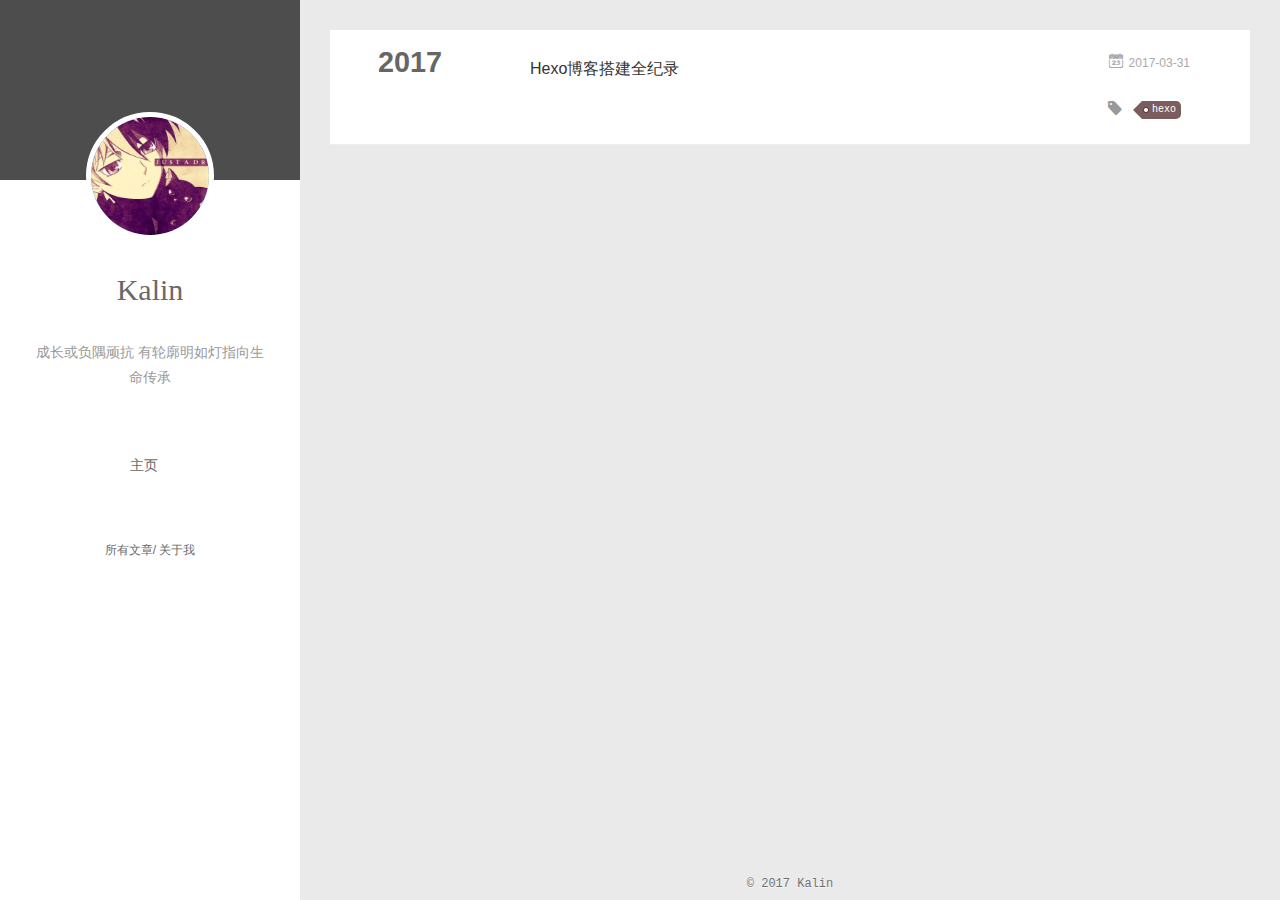
<file: tags/hexo/index.html>
<!DOCTYPE html>
<html>
<head>
  <meta charset="utf-8">
  
  <meta name="renderer" content="webkit">
  <meta http-equiv="X-UA-Compatible" content="IE=edge" >
  <link rel="dns-prefetch" href="http://kalin.club">
  <title>Tag: hexo | Life&#39;s A Struggle</title>
  <meta name="viewport" content="width=device-width, initial-scale=1, maximum-scale=1">
  <meta property="og:type" content="website">
<meta property="og:title" content="Life's A Struggle">
<meta property="og:url" content="http://kalin.club/tags/hexo/index.html">
<meta property="og:site_name" content="Life's A Struggle">
<meta name="twitter:card" content="summary">
<meta name="twitter:title" content="Life's A Struggle">
  
    <link rel="alternative" href="/atom.xml" title="Life&#39;s A Struggle" type="application/atom+xml">
  
  
    <link rel="icon" href="/assets/blog/img/favicon.ico">
  
  <link rel="stylesheet" type="text/css" href="/./main.234bc0.css">
  <style type="text/css">
  
    #container.show {
      background: linear-gradient(200deg,#a0cfe4,#e8c37e);
    }
  </style>
  

  

</head>

<body>
  <div id="container" q-class="show:isCtnShow">
    <canvas id="anm-canvas" class="anm-canvas"></canvas>
    <div class="left-col" q-class="show:isShow">
      
<div class="overlay" style="background: #4d4d4d"></div>
<div class="intrude-less">
	<header id="header" class="inner">
		<a href="/" class="profilepic">
			<img src="/assets/blog/img/head.png" class="js-avatar">
		</a>
		<hgroup>
		  <h1 class="header-author"><a href="/">Kalin</a></h1>
		</hgroup>
		
		<p class="header-subtitle">成长或负隅顽抗 有轮廓明如灯指向生命传承</p>
		

		<nav class="header-menu">
			<ul>
			
				<li><a href="/">主页</a></li>
	        
			</ul>
		</nav>
		<nav class="header-smart-menu">
    		
    			
    			<a q-on="click: openSlider(e, 'innerArchive')" href="javascript:void(0)">所有文章</a>
    			
            
    			
    			<a q-on="click: openSlider(e, 'aboutme')" href="javascript:void(0)">关于我</a>
    			
            
		</nav>
		<nav class="header-nav">
			<div class="social">
				
			</div>
		</nav>
	</header>		
</div>

    </div>
    <div class="mid-col" q-class="show:isShow,hide:isShow|isFalse">
      
<nav id="mobile-nav">
  	<div class="overlay js-overlay" style="background: #4d4d4d"></div>
	<div class="btnctn js-mobile-btnctn">
  		<div class="slider-trigger list" q-on="click: openSlider(e)"><i class="icon icon-sort"></i></div>
	</div>
	<div class="intrude-less">
		<header id="header" class="inner">
			<div class="profilepic">
				<img src="/assets/blog/img/head.png" class="js-avatar">
			</div>
			<hgroup>
			  <h1 class="header-author js-header-author">Kalin</h1>
			</hgroup>
			
			<p class="header-subtitle"><i class="icon icon-quo-left"></i>成长或负隅顽抗 有轮廓明如灯指向生命传承<i class="icon icon-quo-right"></i></p>
			
			
			
				
			
			
			
			<nav class="header-nav">
				<div class="social">
					
				</div>
			</nav>

			<nav class="header-menu js-header-menu">
				<ul style="width: 50%">
				
				
					<li style="width: 100%"><a href="/">主页</a></li>
		        
				</ul>
			</nav>
		</header>				
	</div>
	<div class="mobile-mask" style="display:none" q-show="isShow"></div>
</nav>

      <div id="wrapper" class="body-wrap">
        <div class="menu-l">
          <div class="canvas-wrap">
            <canvas data-colors="#eaeaea" data-sectionHeight="100" data-contentId="js-content" id="myCanvas1" class="anm-canvas"></canvas>
          </div>
          <div id="js-content" class="content-ll">
            
  
  
    
    
      
      
      <section class="archives-wrap">
        <div class="archive-year-wrap">
          <a href="/archives/2017" class="archive-year">2017</a>
        </div>
        <div class="archives">
    
    <article class="archive-article archive-type-post">
  <div class="archive-article-inner">
    <header class="archive-article-header">
      	<div class="article-meta">
	      	<a href="/2017/03/31/Hexo博客搭建全纪录/" class="archive-article-date">
  	<time datetime="2017-03-31T07:00:33.000Z" itemprop="datePublished"><i class="icon-calendar icon"></i>2017-03-31</time>
</a>
        </div>
    	 
  
    <h1 itemprop="name">
      <a class="archive-article-title" href="/2017/03/31/Hexo博客搭建全纪录/">Hexo博客搭建全纪录</a>
    </h1>
  

        <div class="article-info info-on-right">
          
	<div class="article-tag tagcloud">
		<i class="icon-price-tags icon"></i>
		<ul class="article-tag-list">
			 
        		<li class="article-tag-list-item">
        			<a href="javascript:void(0)" class="js-tag article-tag-list-link color5">hexo</a>
        		</li>
      		
		</ul>
	</div>

          

        </div>
        <div class="clearfix"></div>
    </header>
  </div>
</article>
  
  
    </div></section>
  

    


          </div>
        </div>
      </div>
      <footer id="footer">
  <div class="outer">
    <div id="footer-info">
    	&copy; 2017 Kalin
    	<!-- 
    	<div class="footer-left">
    	</div>
      	<div class="footer-right">
      	</div>
    	-->
    </div>
  </div>
</footer>
    </div>
    <script>
	var yiliaConfig = {
		mathjax: false,
		isHome: false,
		isPost: false,
		isArchive: false,
		isTag: true,
		isCategory: false,
		open_in_new: false,
		root: "/",
		innerArchive: true,
		showTags: false
	}
</script>

<script>!function(t){function n(r){if(e[r])return e[r].exports;var o=e[r]={exports:{},id:r,loaded:!1};return t[r].call(o.exports,o,o.exports,n),o.loaded=!0,o.exports}var e={};return n.m=t,n.c=e,n.p="./",n(0)}([function(t,n,e){"use strict";function r(t){return t&&t.__esModule?t:{default:t}}function o(t,n){var e=/\/|index.html/g;return t.replace(e,"")===n.replace(e,"")}function i(){for(var t=document.querySelectorAll(".js-header-menu li a"),n=window.location.pathname,e=0,r=t.length;e<r;e++){var i=t[e];o(n,i.getAttribute("href"))&&(0,d.default)(i,"active")}}function u(t){for(var n=t.offsetLeft,e=t.offsetParent;null!==e;)n+=e.offsetLeft,e=e.offsetParent;return n}function f(t){for(var n=t.offsetTop,e=t.offsetParent;null!==e;)n+=e.offsetTop,e=e.offsetParent;return n}function c(t,n,e,r,o){var i=u(t),c=f(t)-n;if(c-e<=o){var a=t.$newDom;a||(a=t.cloneNode(!0),(0,h.default)(t,a),t.$newDom=a,a.style.position="fixed",a.style.top=(e||c)+"px",a.style.left=i+"px",a.style.zIndex=r||2,a.style.width="100%",a.style.color="#fff"),a.style.visibility="visible",t.style.visibility="hidden"}else{t.style.visibility="visible";var s=t.$newDom;s&&(s.style.visibility="hidden")}}function a(){var t=document.querySelector(".js-overlay"),n=document.querySelector(".js-header-menu");c(t,document.body.scrollTop,-63,2,0),c(n,document.body.scrollTop,1,3,0)}function s(){document.querySelector("#container").addEventListener("scroll",function(t){a()}),window.addEventListener("scroll",function(t){a()}),a()}function l(){x.default.versions.mobile&&window.screen.width<800&&(i(),s())}var p=e(71),d=r(p),v=e(72),y=(r(v),e(84)),h=r(y),b=e(69),x=r(b),m=e(75),g=r(m),w=e(70);l(),(0,w.addLoadEvent)(function(){g.default.init()}),t.exports={}},function(t,n){var e=t.exports="undefined"!=typeof window&&window.Math==Math?window:"undefined"!=typeof self&&self.Math==Math?self:Function("return this")();"number"==typeof __g&&(__g=e)},function(t,n){var e={}.hasOwnProperty;t.exports=function(t,n){return e.call(t,n)}},function(t,n,e){var r=e(49),o=e(15);t.exports=function(t){return r(o(t))}},function(t,n,e){t.exports=!e(8)(function(){return 7!=Object.defineProperty({},"a",{get:function(){return 7}}).a})},function(t,n,e){var r=e(6),o=e(12);t.exports=e(4)?function(t,n,e){return r.f(t,n,o(1,e))}:function(t,n,e){return t[n]=e,t}},function(t,n,e){var r=e(10),o=e(30),i=e(24),u=Object.defineProperty;n.f=e(4)?Object.defineProperty:function(t,n,e){if(r(t),n=i(n,!0),r(e),o)try{return u(t,n,e)}catch(t){}if("get"in e||"set"in e)throw TypeError("Accessors not supported!");return"value"in e&&(t[n]=e.value),t}},function(t,n,e){var r=e(22)("wks"),o=e(13),i=e(1).Symbol,u="function"==typeof i,f=t.exports=function(t){return r[t]||(r[t]=u&&i[t]||(u?i:o)("Symbol."+t))};f.store=r},function(t,n){t.exports=function(t){try{return!!t()}catch(t){return!0}}},function(t,n,e){var r=e(35),o=e(16);t.exports=Object.keys||function(t){return r(t,o)}},function(t,n,e){var r=e(11);t.exports=function(t){if(!r(t))throw TypeError(t+" is not an object!");return t}},function(t,n){t.exports=function(t){return"object"==typeof t?null!==t:"function"==typeof t}},function(t,n){t.exports=function(t,n){return{enumerable:!(1&t),configurable:!(2&t),writable:!(4&t),value:n}}},function(t,n){var e=0,r=Math.random();t.exports=function(t){return"Symbol(".concat(void 0===t?"":t,")_",(++e+r).toString(36))}},function(t,n){var e=t.exports={version:"2.4.0"};"number"==typeof __e&&(__e=e)},function(t,n){t.exports=function(t){if(void 0==t)throw TypeError("Can't call method on  "+t);return t}},function(t,n){t.exports="constructor,hasOwnProperty,isPrototypeOf,propertyIsEnumerable,toLocaleString,toString,valueOf".split(",")},function(t,n){t.exports={}},function(t,n){t.exports=!0},function(t,n){n.f={}.propertyIsEnumerable},function(t,n,e){var r=e(6).f,o=e(2),i=e(7)("toStringTag");t.exports=function(t,n,e){t&&!o(t=e?t:t.prototype,i)&&r(t,i,{configurable:!0,value:n})}},function(t,n,e){var r=e(22)("keys"),o=e(13);t.exports=function(t){return r[t]||(r[t]=o(t))}},function(t,n,e){var r=e(1),o="__core-js_shared__",i=r[o]||(r[o]={});t.exports=function(t){return i[t]||(i[t]={})}},function(t,n){var e=Math.ceil,r=Math.floor;t.exports=function(t){return isNaN(t=+t)?0:(t>0?r:e)(t)}},function(t,n,e){var r=e(11);t.exports=function(t,n){if(!r(t))return t;var e,o;if(n&&"function"==typeof(e=t.toString)&&!r(o=e.call(t)))return o;if("function"==typeof(e=t.valueOf)&&!r(o=e.call(t)))return o;if(!n&&"function"==typeof(e=t.toString)&&!r(o=e.call(t)))return o;throw TypeError("Can't convert object to primitive value")}},function(t,n,e){var r=e(1),o=e(14),i=e(18),u=e(26),f=e(6).f;t.exports=function(t){var n=o.Symbol||(o.Symbol=i?{}:r.Symbol||{});"_"==t.charAt(0)||t in n||f(n,t,{value:u.f(t)})}},function(t,n,e){n.f=e(7)},function(t,n,e){var r=e(1),o=e(14),i=e(46),u=e(5),f="prototype",c=function(t,n,e){var a,s,l,p=t&c.F,d=t&c.G,v=t&c.S,y=t&c.P,h=t&c.B,b=t&c.W,x=d?o:o[n]||(o[n]={}),m=x[f],g=d?r:v?r[n]:(r[n]||{})[f];d&&(e=n);for(a in e)s=!p&&g&&void 0!==g[a],s&&a in x||(l=s?g[a]:e[a],x[a]=d&&"function"!=typeof g[a]?e[a]:h&&s?i(l,r):b&&g[a]==l?function(t){var n=function(n,e,r){if(this instanceof t){switch(arguments.length){case 0:return new t;case 1:return new t(n);case 2:return new t(n,e)}return new t(n,e,r)}return t.apply(this,arguments)};return n[f]=t[f],n}(l):y&&"function"==typeof l?i(Function.call,l):l,y&&((x.virtual||(x.virtual={}))[a]=l,t&c.R&&m&&!m[a]&&u(m,a,l)))};c.F=1,c.G=2,c.S=4,c.P=8,c.B=16,c.W=32,c.U=64,c.R=128,t.exports=c},function(t,n){var e={}.toString;t.exports=function(t){return e.call(t).slice(8,-1)}},function(t,n,e){var r=e(11),o=e(1).document,i=r(o)&&r(o.createElement);t.exports=function(t){return i?o.createElement(t):{}}},function(t,n,e){t.exports=!e(4)&&!e(8)(function(){return 7!=Object.defineProperty(e(29)("div"),"a",{get:function(){return 7}}).a})},function(t,n,e){"use strict";var r=e(18),o=e(27),i=e(36),u=e(5),f=e(2),c=e(17),a=e(51),s=e(20),l=e(58),p=e(7)("iterator"),d=!([].keys&&"next"in[].keys()),v="@@iterator",y="keys",h="values",b=function(){return this};t.exports=function(t,n,e,x,m,g,w){a(e,n,x);var O,S,_,j=function(t){if(!d&&t in A)return A[t];switch(t){case y:return function(){return new e(this,t)};case h:return function(){return new e(this,t)}}return function(){return new e(this,t)}},P=n+" Iterator",E=m==h,M=!1,A=t.prototype,T=A[p]||A[v]||m&&A[m],L=T||j(m),N=m?E?j("entries"):L:void 0,C="Array"==n?A.entries||T:T;if(C&&(_=l(C.call(new t)),_!==Object.prototype&&(s(_,P,!0),r||f(_,p)||u(_,p,b))),E&&T&&T.name!==h&&(M=!0,L=function(){return T.call(this)}),r&&!w||!d&&!M&&A[p]||u(A,p,L),c[n]=L,c[P]=b,m)if(O={values:E?L:j(h),keys:g?L:j(y),entries:N},w)for(S in O)S in A||i(A,S,O[S]);else o(o.P+o.F*(d||M),n,O);return O}},function(t,n,e){var r=e(10),o=e(55),i=e(16),u=e(21)("IE_PROTO"),f=function(){},c="prototype",a=function(){var t,n=e(29)("iframe"),r=i.length,o="<",u=">";for(n.style.display="none",e(48).appendChild(n),n.src="javascript:",t=n.contentWindow.document,t.open(),t.write(o+"script"+u+"document.F=Object"+o+"/script"+u),t.close(),a=t.F;r--;)delete a[c][i[r]];return a()};t.exports=Object.create||function(t,n){var e;return null!==t?(f[c]=r(t),e=new f,f[c]=null,e[u]=t):e=a(),void 0===n?e:o(e,n)}},function(t,n,e){var r=e(35),o=e(16).concat("length","prototype");n.f=Object.getOwnPropertyNames||function(t){return r(t,o)}},function(t,n){n.f=Object.getOwnPropertySymbols},function(t,n,e){var r=e(2),o=e(3),i=e(45)(!1),u=e(21)("IE_PROTO");t.exports=function(t,n){var e,f=o(t),c=0,a=[];for(e in f)e!=u&&r(f,e)&&a.push(e);for(;n.length>c;)r(f,e=n[c++])&&(~i(a,e)||a.push(e));return a}},function(t,n,e){t.exports=e(5)},function(t,n,e){var r=e(15);t.exports=function(t){return Object(r(t))}},function(t,n,e){t.exports={default:e(41),__esModule:!0}},function(t,n,e){t.exports={default:e(42),__esModule:!0}},function(t,n,e){"use strict";function r(t){return t&&t.__esModule?t:{default:t}}n.__esModule=!0;var o=e(39),i=r(o),u=e(38),f=r(u),c="function"==typeof f.default&&"symbol"==typeof i.default?function(t){return typeof t}:function(t){return t&&"function"==typeof f.default&&t.constructor===f.default&&t!==f.default.prototype?"symbol":typeof t};n.default="function"==typeof f.default&&"symbol"===c(i.default)?function(t){return"undefined"==typeof t?"undefined":c(t)}:function(t){return t&&"function"==typeof f.default&&t.constructor===f.default&&t!==f.default.prototype?"symbol":"undefined"==typeof t?"undefined":c(t)}},function(t,n,e){e(65),e(63),e(66),e(67),t.exports=e(14).Symbol},function(t,n,e){e(64),e(68),t.exports=e(26).f("iterator")},function(t,n){t.exports=function(t){if("function"!=typeof t)throw TypeError(t+" is not a function!");return t}},function(t,n){t.exports=function(){}},function(t,n,e){var r=e(3),o=e(61),i=e(60);t.exports=function(t){return function(n,e,u){var f,c=r(n),a=o(c.length),s=i(u,a);if(t&&e!=e){for(;a>s;)if(f=c[s++],f!=f)return!0}else for(;a>s;s++)if((t||s in c)&&c[s]===e)return t||s||0;return!t&&-1}}},function(t,n,e){var r=e(43);t.exports=function(t,n,e){if(r(t),void 0===n)return t;switch(e){case 1:return function(e){return t.call(n,e)};case 2:return function(e,r){return t.call(n,e,r)};case 3:return function(e,r,o){return t.call(n,e,r,o)}}return function(){return t.apply(n,arguments)}}},function(t,n,e){var r=e(9),o=e(34),i=e(19);t.exports=function(t){var n=r(t),e=o.f;if(e)for(var u,f=e(t),c=i.f,a=0;f.length>a;)c.call(t,u=f[a++])&&n.push(u);return n}},function(t,n,e){t.exports=e(1).document&&document.documentElement},function(t,n,e){var r=e(28);t.exports=Object("z").propertyIsEnumerable(0)?Object:function(t){return"String"==r(t)?t.split(""):Object(t)}},function(t,n,e){var r=e(28);t.exports=Array.isArray||function(t){return"Array"==r(t)}},function(t,n,e){"use strict";var r=e(32),o=e(12),i=e(20),u={};e(5)(u,e(7)("iterator"),function(){return this}),t.exports=function(t,n,e){t.prototype=r(u,{next:o(1,e)}),i(t,n+" Iterator")}},function(t,n){t.exports=function(t,n){return{value:n,done:!!t}}},function(t,n,e){var r=e(9),o=e(3);t.exports=function(t,n){for(var e,i=o(t),u=r(i),f=u.length,c=0;f>c;)if(i[e=u[c++]]===n)return e}},function(t,n,e){var r=e(13)("meta"),o=e(11),i=e(2),u=e(6).f,f=0,c=Object.isExtensible||function(){return!0},a=!e(8)(function(){return c(Object.preventExtensions({}))}),s=function(t){u(t,r,{value:{i:"O"+ ++f,w:{}}})},l=function(t,n){if(!o(t))return"symbol"==typeof t?t:("string"==typeof t?"S":"P")+t;if(!i(t,r)){if(!c(t))return"F";if(!n)return"E";s(t)}return t[r].i},p=function(t,n){if(!i(t,r)){if(!c(t))return!0;if(!n)return!1;s(t)}return t[r].w},d=function(t){return a&&v.NEED&&c(t)&&!i(t,r)&&s(t),t},v=t.exports={KEY:r,NEED:!1,fastKey:l,getWeak:p,onFreeze:d}},function(t,n,e){var r=e(6),o=e(10),i=e(9);t.exports=e(4)?Object.defineProperties:function(t,n){o(t);for(var e,u=i(n),f=u.length,c=0;f>c;)r.f(t,e=u[c++],n[e]);return t}},function(t,n,e){var r=e(19),o=e(12),i=e(3),u=e(24),f=e(2),c=e(30),a=Object.getOwnPropertyDescriptor;n.f=e(4)?a:function(t,n){if(t=i(t),n=u(n,!0),c)try{return a(t,n)}catch(t){}if(f(t,n))return o(!r.f.call(t,n),t[n])}},function(t,n,e){var r=e(3),o=e(33).f,i={}.toString,u="object"==typeof window&&window&&Object.getOwnPropertyNames?Object.getOwnPropertyNames(window):[],f=function(t){try{return o(t)}catch(t){return u.slice()}};t.exports.f=function(t){return u&&"[object Window]"==i.call(t)?f(t):o(r(t))}},function(t,n,e){var r=e(2),o=e(37),i=e(21)("IE_PROTO"),u=Object.prototype;t.exports=Object.getPrototypeOf||function(t){return t=o(t),r(t,i)?t[i]:"function"==typeof t.constructor&&t instanceof t.constructor?t.constructor.prototype:t instanceof Object?u:null}},function(t,n,e){var r=e(23),o=e(15);t.exports=function(t){return function(n,e){var i,u,f=String(o(n)),c=r(e),a=f.length;return c<0||c>=a?t?"":void 0:(i=f.charCodeAt(c),i<55296||i>56319||c+1===a||(u=f.charCodeAt(c+1))<56320||u>57343?t?f.charAt(c):i:t?f.slice(c,c+2):(i-55296<<10)+(u-56320)+65536)}}},function(t,n,e){var r=e(23),o=Math.max,i=Math.min;t.exports=function(t,n){return t=r(t),t<0?o(t+n,0):i(t,n)}},function(t,n,e){var r=e(23),o=Math.min;t.exports=function(t){return t>0?o(r(t),9007199254740991):0}},function(t,n,e){"use strict";var r=e(44),o=e(52),i=e(17),u=e(3);t.exports=e(31)(Array,"Array",function(t,n){this._t=u(t),this._i=0,this._k=n},function(){var t=this._t,n=this._k,e=this._i++;return!t||e>=t.length?(this._t=void 0,o(1)):"keys"==n?o(0,e):"values"==n?o(0,t[e]):o(0,[e,t[e]])},"values"),i.Arguments=i.Array,r("keys"),r("values"),r("entries")},function(t,n){},function(t,n,e){"use strict";var r=e(59)(!0);e(31)(String,"String",function(t){this._t=String(t),this._i=0},function(){var t,n=this._t,e=this._i;return e>=n.length?{value:void 0,done:!0}:(t=r(n,e),this._i+=t.length,{value:t,done:!1})})},function(t,n,e){"use strict";var r=e(1),o=e(2),i=e(4),u=e(27),f=e(36),c=e(54).KEY,a=e(8),s=e(22),l=e(20),p=e(13),d=e(7),v=e(26),y=e(25),h=e(53),b=e(47),x=e(50),m=e(10),g=e(3),w=e(24),O=e(12),S=e(32),_=e(57),j=e(56),P=e(6),E=e(9),M=j.f,A=P.f,T=_.f,L=r.Symbol,N=r.JSON,C=N&&N.stringify,k="prototype",F=d("_hidden"),q=d("toPrimitive"),I={}.propertyIsEnumerable,B=s("symbol-registry"),D=s("symbols"),W=s("op-symbols"),H=Object[k],K="function"==typeof L,R=r.QObject,J=!R||!R[k]||!R[k].findChild,U=i&&a(function(){return 7!=S(A({},"a",{get:function(){return A(this,"a",{value:7}).a}})).a})?function(t,n,e){var r=M(H,n);r&&delete H[n],A(t,n,e),r&&t!==H&&A(H,n,r)}:A,G=function(t){var n=D[t]=S(L[k]);return n._k=t,n},$=K&&"symbol"==typeof L.iterator?function(t){return"symbol"==typeof t}:function(t){return t instanceof L},z=function(t,n,e){return t===H&&z(W,n,e),m(t),n=w(n,!0),m(e),o(D,n)?(e.enumerable?(o(t,F)&&t[F][n]&&(t[F][n]=!1),e=S(e,{enumerable:O(0,!1)})):(o(t,F)||A(t,F,O(1,{})),t[F][n]=!0),U(t,n,e)):A(t,n,e)},Y=function(t,n){m(t);for(var e,r=b(n=g(n)),o=0,i=r.length;i>o;)z(t,e=r[o++],n[e]);return t},Q=function(t,n){return void 0===n?S(t):Y(S(t),n)},X=function(t){var n=I.call(this,t=w(t,!0));return!(this===H&&o(D,t)&&!o(W,t))&&(!(n||!o(this,t)||!o(D,t)||o(this,F)&&this[F][t])||n)},V=function(t,n){if(t=g(t),n=w(n,!0),t!==H||!o(D,n)||o(W,n)){var e=M(t,n);return!e||!o(D,n)||o(t,F)&&t[F][n]||(e.enumerable=!0),e}},Z=function(t){for(var n,e=T(g(t)),r=[],i=0;e.length>i;)o(D,n=e[i++])||n==F||n==c||r.push(n);return r},tt=function(t){for(var n,e=t===H,r=T(e?W:g(t)),i=[],u=0;r.length>u;)!o(D,n=r[u++])||e&&!o(H,n)||i.push(D[n]);return i};K||(L=function(){if(this instanceof L)throw TypeError("Symbol is not a constructor!");var t=p(arguments.length>0?arguments[0]:void 0),n=function(e){this===H&&n.call(W,e),o(this,F)&&o(this[F],t)&&(this[F][t]=!1),U(this,t,O(1,e))};return i&&J&&U(H,t,{configurable:!0,set:n}),G(t)},f(L[k],"toString",function(){return this._k}),j.f=V,P.f=z,e(33).f=_.f=Z,e(19).f=X,e(34).f=tt,i&&!e(18)&&f(H,"propertyIsEnumerable",X,!0),v.f=function(t){return G(d(t))}),u(u.G+u.W+u.F*!K,{Symbol:L});for(var nt="hasInstance,isConcatSpreadable,iterator,match,replace,search,species,split,toPrimitive,toStringTag,unscopables".split(","),et=0;nt.length>et;)d(nt[et++]);for(var nt=E(d.store),et=0;nt.length>et;)y(nt[et++]);u(u.S+u.F*!K,"Symbol",{for:function(t){return o(B,t+="")?B[t]:B[t]=L(t)},keyFor:function(t){if($(t))return h(B,t);throw TypeError(t+" is not a symbol!")},useSetter:function(){J=!0},useSimple:function(){J=!1}}),u(u.S+u.F*!K,"Object",{create:Q,defineProperty:z,defineProperties:Y,getOwnPropertyDescriptor:V,getOwnPropertyNames:Z,getOwnPropertySymbols:tt}),N&&u(u.S+u.F*(!K||a(function(){var t=L();return"[null]"!=C([t])||"{}"!=C({a:t})||"{}"!=C(Object(t))})),"JSON",{stringify:function(t){if(void 0!==t&&!$(t)){for(var n,e,r=[t],o=1;arguments.length>o;)r.push(arguments[o++]);return n=r[1],"function"==typeof n&&(e=n),!e&&x(n)||(n=function(t,n){if(e&&(n=e.call(this,t,n)),!$(n))return n}),r[1]=n,C.apply(N,r)}}}),L[k][q]||e(5)(L[k],q,L[k].valueOf),l(L,"Symbol"),l(Math,"Math",!0),l(r.JSON,"JSON",!0)},function(t,n,e){e(25)("asyncIterator")},function(t,n,e){e(25)("observable")},function(t,n,e){e(62);for(var r=e(1),o=e(5),i=e(17),u=e(7)("toStringTag"),f=["NodeList","DOMTokenList","MediaList","StyleSheetList","CSSRuleList"],c=0;c<5;c++){var a=f[c],s=r[a],l=s&&s.prototype;l&&!l[u]&&o(l,u,a),i[a]=i.Array}},function(t,n){"use strict";var e={versions:function(){var t=window.navigator.userAgent;return{trident:t.indexOf("Trident")>-1,presto:t.indexOf("Presto")>-1,webKit:t.indexOf("AppleWebKit")>-1,gecko:t.indexOf("Gecko")>-1&&t.indexOf("KHTML")==-1,mobile:!!t.match(/AppleWebKit.*Mobile.*/),ios:!!t.match(/\(i[^;]+;( U;)? CPU.+Mac OS X/),android:t.indexOf("Android")>-1||t.indexOf("Linux")>-1,iPhone:t.indexOf("iPhone")>-1||t.indexOf("Mac")>-1,iPad:t.indexOf("iPad")>-1,webApp:t.indexOf("Safari")==-1,weixin:t.indexOf("MicroMessenger")==-1}}()};t.exports=e},function(t,n,e){"use strict";function r(t){return t&&t.__esModule?t:{default:t}}var o=e(40),i=r(o),u=function(){function t(t,n,e){return n||e?String.fromCharCode(n||e):o[t]||t}function n(t){return l[t]}var e=/&quot;|&lt;|&gt;|&amp;|&nbsp;|&apos;|&#(\d+);|&#(\d+)/g,r=/['<> "&]/g,o={"&quot;":'"',"&lt;":"<","&gt;":">","&amp;":"&","&nbsp;":" "},f=/\u00a0/g,c=/<br\s*\/?>/gi,a=/\r?\n/g,s=/\s/g,l={};for(var p in o)l[o[p]]=p;return o["&apos;"]="'",l["'"]="&#39;",{encode:function(t){return t?(""+t).replace(r,n).replace(a,"<br/>").replace(s,"&nbsp;"):""},decode:function(n){return n?(""+n).replace(c,"\n").replace(e,t).replace(f," "):""},encodeBase16:function(t){if(!t)return t;t+="";for(var n=[],e=0,r=t.length;r>e;e++)n.push(t.charCodeAt(e).toString(16).toUpperCase());return n.join("")},encodeBase16forJSON:function(t){if(!t)return t;t=t.replace(/[\u4E00-\u9FBF]/gi,function(t){return escape(t).replace("%u","\\u")});for(var n=[],e=0,r=t.length;r>e;e++)n.push(t.charCodeAt(e).toString(16).toUpperCase());return n.join("")},decodeBase16:function(t){if(!t)return t;t+="";for(var n=[],e=0,r=t.length;r>e;e+=2)n.push(String.fromCharCode("0x"+t.slice(e,e+2)));return n.join("")},encodeObject:function(t){if(t instanceof Array)for(var n=0,e=t.length;e>n;n++)t[n]=u.encodeObject(t[n]);else if("object"==("undefined"==typeof t?"undefined":(0,i.default)(t)))for(var r in t)t[r]=u.encodeObject(t[r]);else if("string"==typeof t)return u.encode(t);return t},loadScript:function(t){var n=document.createElement("script");document.getElementsByTagName("body")[0].appendChild(n),n.setAttribute("src",t)},addLoadEvent:function(t){var n=window.onload;"function"!=typeof window.onload?window.onload=t:window.onload=function(){n(),t()}}}}();t.exports=u},function(t,n){function e(t,n){t.classList?t.classList.add(n):t.className+=" "+n}t.exports=e},function(t,n){function e(t,n){if(t.classList)t.classList.remove(n);else{var e=new RegExp("(^|\\b)"+n.split(" ").join("|")+"(\\b|$)","gi");t.className=t.className.replace(e," ")}}t.exports=e},,,function(t,n){"use strict";function e(){var t=document.querySelector("#page-nav");if(t&&!document.querySelector("#page-nav .extend.prev")&&(t.innerHTML='<a class="extend prev disabled" rel="prev">&laquo; Prev</a>'+t.innerHTML),t&&!document.querySelector("#page-nav .extend.next")&&(t.innerHTML=t.innerHTML+'<a class="extend next disabled" rel="next">Next &raquo;</a>'),yiliaConfig&&yiliaConfig.open_in_new){var n=document.querySelectorAll(".article-entry a:not(.article-more-a)");n.forEach(function(t){t.setAttribute("target","_blank")})}var e=document.querySelector("#js-aboutme");e&&0!==e.length&&(e.innerHTML=e.innerText)}t.exports={init:e}},,,,,,,,,function(t,n){function e(t,n){if("string"==typeof n)return t.insertAdjacentHTML("afterend",n);var e=t.nextSibling;return e?t.parentNode.insertBefore(n,e):t.parentNode.appendChild(n)}t.exports=e}])</script><script src="/./main.234bc0.js"></script><script>!function(){var e=function(e){var t=document.createElement("script");document.getElementsByTagName("body")[0].appendChild(t),t.setAttribute("src",e)};e("/slider.885efe.js")}()</script>


    
<div class="tools-col" q-class="show:isShow,hide:isShow|isFalse" q-on="click:stop(e)">
  <div class="tools-nav header-menu">
    
    
      
      
      
    
      
      
      
    
    

    <ul style="width: 70%">
    
    
      
      <li style="width: 50%" q-on="click: openSlider(e, 'innerArchive')"><a href="javascript:void(0)" q-class="active:innerArchive">所有文章</a></li>
      
        
      
      <li style="width: 50%" q-on="click: openSlider(e, 'aboutme')"><a href="javascript:void(0)" q-class="active:aboutme">关于我</a></li>
      
        
    </ul>
  </div>
  <div class="tools-wrap">
    
    	<section class="tools-section tools-section-all" q-show="innerArchive">
        <div class="search-wrap">
          <input class="search-ipt" q-model="search" type="text" placeholder="请输入关键字查找">
          <i class="icon-search icon" q-show="search|isEmptyStr"></i>
          <i class="icon-close icon" q-show="search|isNotEmptyStr" q-on="click:clearChose(e)"></i>
        </div>
        <div class="widget tagcloud search-tag">
          <p class="search-tag-wording">tag:</p>
          <label class="search-switch">
            <input type="checkbox" q-on="click:toggleTag(e)" q-attr="checked:showTags">
          </label>
          <ul class="article-tag-list" q-show="showTags">
             
              <li class="article-tag-list-item">
                <a href="javascript:void(0)" class="js-tag color5">hexo</a>
              </li>
            
            <div class="clearfix"></div>
          </ul>
        </div>
        <ul class="search-ul">
          <p q-show="jsonFail" style="padding: 20px; font-size: 12px;">
            缺失模块。<br/>1、在博客根目录（注意不是yilia根目录）执行以下命令：<br/> npm i hexo-generator-json-content --save<br/><br/>
            2、在根目录_config.yml里添加配置：
<pre style="font-size: 12px;" q-show="jsonFail">
  jsonContent:
    meta: false
    pages: false
    posts:
      title: true
      date: true
      path: true
      text: true
      raw: false
      content: false
      slug: false
      updated: false
      comments: false
      link: false
      permalink: false
      excerpt: false
      categories: false
      tags: true
</pre>
          </p>
          <li class="search-li" q-repeat="items" q-show="isShow">
            <a q-attr="href:path|urlformat" class="search-title"><i class="icon-quo-left icon"></i><span q-text="title"></span></a>
            <p class="search-time">
              <i class="icon-calendar icon"></i>
              <span q-text="date|dateformat"></span>
            </p>
            <p class="search-tag">
              <i class="icon-price-tags icon"></i>
              <span q-repeat="tags" q-on="click:choseTag(e, name)" q-text="name|tagformat"></span>
            </p>
          </li>
        </ul>
    	</section>
    

    

    
    	<section class="tools-section tools-section-me" q-show="aboutme">
  	  	
  	  		<div class="aboutme-wrap" id="js-aboutme">我就是我&lt;br&gt;&lt;br&gt;不一样的烟火</div>
  	  	
    	</section>
    
  </div>
  
</div>
    <!-- Root element of PhotoSwipe. Must have class pswp. -->
<div class="pswp" tabindex="-1" role="dialog" aria-hidden="true">

    <!-- Background of PhotoSwipe. 
         It's a separate element as animating opacity is faster than rgba(). -->
    <div class="pswp__bg"></div>

    <!-- Slides wrapper with overflow:hidden. -->
    <div class="pswp__scroll-wrap">

        <!-- Container that holds slides. 
            PhotoSwipe keeps only 3 of them in the DOM to save memory.
            Don't modify these 3 pswp__item elements, data is added later on. -->
        <div class="pswp__container">
            <div class="pswp__item"></div>
            <div class="pswp__item"></div>
            <div class="pswp__item"></div>
        </div>

        <!-- Default (PhotoSwipeUI_Default) interface on top of sliding area. Can be changed. -->
        <div class="pswp__ui pswp__ui--hidden">

            <div class="pswp__top-bar">

                <!--  Controls are self-explanatory. Order can be changed. -->

                <div class="pswp__counter"></div>

                <button class="pswp__button pswp__button--close" title="Close (Esc)"></button>

                <button class="pswp__button pswp__button--share" style="display:none" title="Share"></button>

                <button class="pswp__button pswp__button--fs" title="Toggle fullscreen"></button>

                <button class="pswp__button pswp__button--zoom" title="Zoom in/out"></button>

                <!-- Preloader demo http://codepen.io/dimsemenov/pen/yyBWoR -->
                <!-- element will get class pswp__preloader--active when preloader is running -->
                <div class="pswp__preloader">
                    <div class="pswp__preloader__icn">
                      <div class="pswp__preloader__cut">
                        <div class="pswp__preloader__donut"></div>
                      </div>
                    </div>
                </div>
            </div>

            <div class="pswp__share-modal pswp__share-modal--hidden pswp__single-tap">
                <div class="pswp__share-tooltip"></div> 
            </div>

            <button class="pswp__button pswp__button--arrow--left" title="Previous (arrow left)">
            </button>

            <button class="pswp__button pswp__button--arrow--right" title="Next (arrow right)">
            </button>

            <div class="pswp__caption">
                <div class="pswp__caption__center"></div>
            </div>

        </div>

    </div>

</div>
  </div>
</body>
</html>
</file>
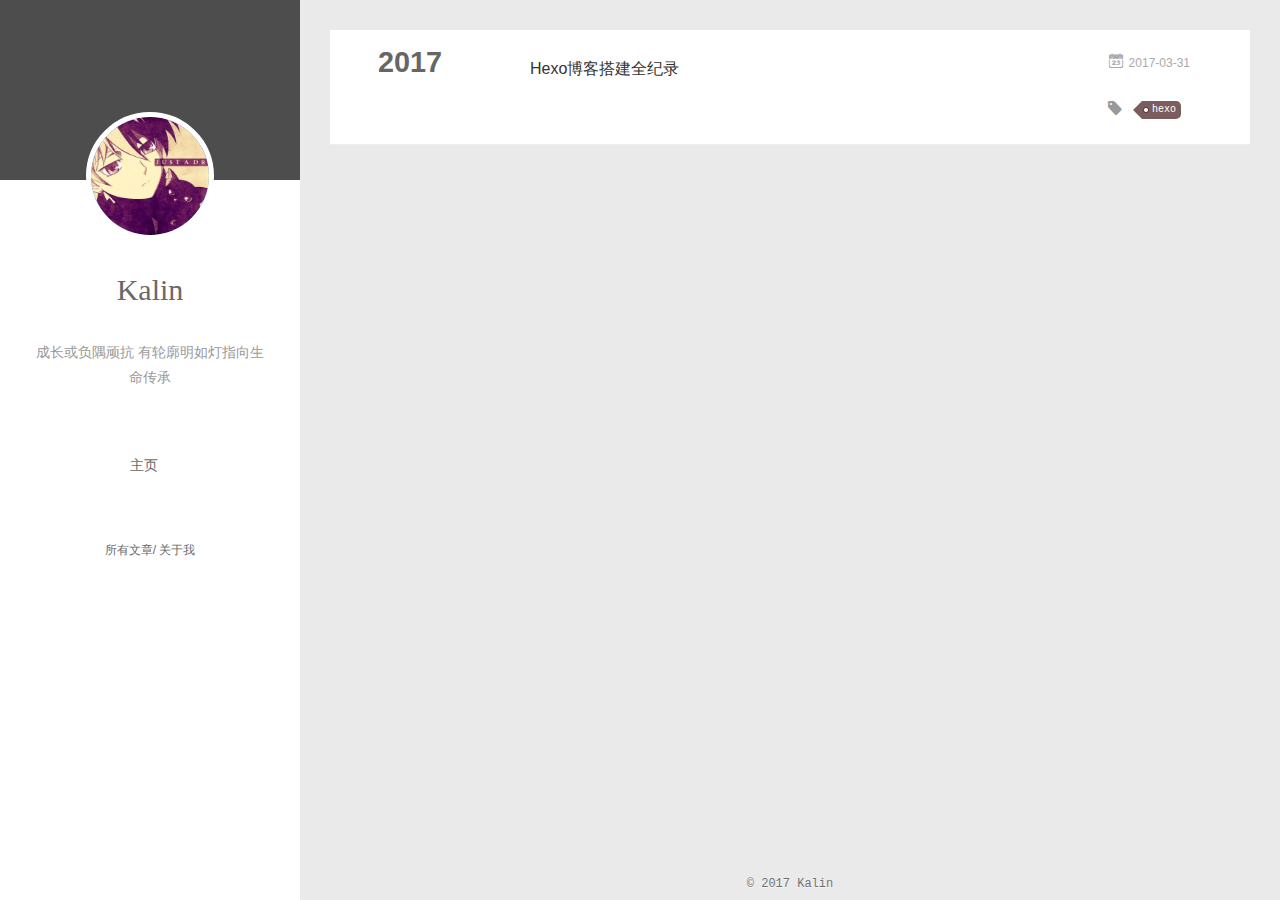
<file: archives/2017/03/index.html>
<!DOCTYPE html>
<html>
<head>
  <meta charset="utf-8">
  
  <meta name="renderer" content="webkit">
  <meta http-equiv="X-UA-Compatible" content="IE=edge" >
  <link rel="dns-prefetch" href="http://kalin.club">
  <title>Archives: 2017/3 | Life&#39;s A Struggle</title>
  <meta name="viewport" content="width=device-width, initial-scale=1, maximum-scale=1">
  <meta property="og:type" content="website">
<meta property="og:title" content="Life's A Struggle">
<meta property="og:url" content="http://kalin.club/archives/2017/03/index.html">
<meta property="og:site_name" content="Life's A Struggle">
<meta name="twitter:card" content="summary">
<meta name="twitter:title" content="Life's A Struggle">
  
    <link rel="alternative" href="/atom.xml" title="Life&#39;s A Struggle" type="application/atom+xml">
  
  
    <link rel="icon" href="/assets/blog/img/favicon.ico">
  
  <link rel="stylesheet" type="text/css" href="/./main.234bc0.css">
  <style type="text/css">
  
    #container.show {
      background: linear-gradient(200deg,#a0cfe4,#e8c37e);
    }
  </style>
  

  

</head>

<body>
  <div id="container" q-class="show:isCtnShow">
    <canvas id="anm-canvas" class="anm-canvas"></canvas>
    <div class="left-col" q-class="show:isShow">
      
<div class="overlay" style="background: #4d4d4d"></div>
<div class="intrude-less">
	<header id="header" class="inner">
		<a href="/" class="profilepic">
			<img src="/assets/blog/img/head.png" class="js-avatar">
		</a>
		<hgroup>
		  <h1 class="header-author"><a href="/">Kalin</a></h1>
		</hgroup>
		
		<p class="header-subtitle">成长或负隅顽抗 有轮廓明如灯指向生命传承</p>
		

		<nav class="header-menu">
			<ul>
			
				<li><a href="/">主页</a></li>
	        
			</ul>
		</nav>
		<nav class="header-smart-menu">
    		
    			
    			<a q-on="click: openSlider(e, 'innerArchive')" href="javascript:void(0)">所有文章</a>
    			
            
    			
    			<a q-on="click: openSlider(e, 'aboutme')" href="javascript:void(0)">关于我</a>
    			
            
		</nav>
		<nav class="header-nav">
			<div class="social">
				
			</div>
		</nav>
	</header>		
</div>

    </div>
    <div class="mid-col" q-class="show:isShow,hide:isShow|isFalse">
      
<nav id="mobile-nav">
  	<div class="overlay js-overlay" style="background: #4d4d4d"></div>
	<div class="btnctn js-mobile-btnctn">
  		<div class="slider-trigger list" q-on="click: openSlider(e)"><i class="icon icon-sort"></i></div>
	</div>
	<div class="intrude-less">
		<header id="header" class="inner">
			<div class="profilepic">
				<img src="/assets/blog/img/head.png" class="js-avatar">
			</div>
			<hgroup>
			  <h1 class="header-author js-header-author">Kalin</h1>
			</hgroup>
			
			<p class="header-subtitle"><i class="icon icon-quo-left"></i>成长或负隅顽抗 有轮廓明如灯指向生命传承<i class="icon icon-quo-right"></i></p>
			
			
			
				
			
			
			
			<nav class="header-nav">
				<div class="social">
					
				</div>
			</nav>

			<nav class="header-menu js-header-menu">
				<ul style="width: 50%">
				
				
					<li style="width: 100%"><a href="/">主页</a></li>
		        
				</ul>
			</nav>
		</header>				
	</div>
	<div class="mobile-mask" style="display:none" q-show="isShow"></div>
</nav>

      <div id="wrapper" class="body-wrap">
        <div class="menu-l">
          <div class="canvas-wrap">
            <canvas data-colors="#eaeaea" data-sectionHeight="100" data-contentId="js-content" id="myCanvas1" class="anm-canvas"></canvas>
          </div>
          <div id="js-content" class="content-ll">
            
  
  
    
    
      
      
      <section class="archives-wrap">
        <div class="archive-year-wrap">
          <a href="/archives/2017" class="archive-year">2017</a>
        </div>
        <div class="archives">
    
    <article class="archive-article archive-type-post">
  <div class="archive-article-inner">
    <header class="archive-article-header">
      	<div class="article-meta">
	      	<a href="/2017/03/31/Hexo博客搭建全纪录/" class="archive-article-date">
  	<time datetime="2017-03-31T07:00:33.000Z" itemprop="datePublished"><i class="icon-calendar icon"></i>2017-03-31</time>
</a>
        </div>
    	 
  
    <h1 itemprop="name">
      <a class="archive-article-title" href="/2017/03/31/Hexo博客搭建全纪录/">Hexo博客搭建全纪录</a>
    </h1>
  

        <div class="article-info info-on-right">
          
	<div class="article-tag tagcloud">
		<i class="icon-price-tags icon"></i>
		<ul class="article-tag-list">
			 
        		<li class="article-tag-list-item">
        			<a href="javascript:void(0)" class="js-tag article-tag-list-link color5">hexo</a>
        		</li>
      		
		</ul>
	</div>

          

        </div>
        <div class="clearfix"></div>
    </header>
  </div>
</article>
  
  
    </div></section>
  

    


          </div>
        </div>
      </div>
      <footer id="footer">
  <div class="outer">
    <div id="footer-info">
    	&copy; 2017 Kalin
    	<!-- 
    	<div class="footer-left">
    	</div>
      	<div class="footer-right">
      	</div>
    	-->
    </div>
  </div>
</footer>
    </div>
    <script>
	var yiliaConfig = {
		mathjax: false,
		isHome: false,
		isPost: false,
		isArchive: true,
		isTag: false,
		isCategory: false,
		open_in_new: false,
		root: "/",
		innerArchive: true,
		showTags: false
	}
</script>

<script>!function(t){function n(r){if(e[r])return e[r].exports;var o=e[r]={exports:{},id:r,loaded:!1};return t[r].call(o.exports,o,o.exports,n),o.loaded=!0,o.exports}var e={};return n.m=t,n.c=e,n.p="./",n(0)}([function(t,n,e){"use strict";function r(t){return t&&t.__esModule?t:{default:t}}function o(t,n){var e=/\/|index.html/g;return t.replace(e,"")===n.replace(e,"")}function i(){for(var t=document.querySelectorAll(".js-header-menu li a"),n=window.location.pathname,e=0,r=t.length;e<r;e++){var i=t[e];o(n,i.getAttribute("href"))&&(0,d.default)(i,"active")}}function u(t){for(var n=t.offsetLeft,e=t.offsetParent;null!==e;)n+=e.offsetLeft,e=e.offsetParent;return n}function f(t){for(var n=t.offsetTop,e=t.offsetParent;null!==e;)n+=e.offsetTop,e=e.offsetParent;return n}function c(t,n,e,r,o){var i=u(t),c=f(t)-n;if(c-e<=o){var a=t.$newDom;a||(a=t.cloneNode(!0),(0,h.default)(t,a),t.$newDom=a,a.style.position="fixed",a.style.top=(e||c)+"px",a.style.left=i+"px",a.style.zIndex=r||2,a.style.width="100%",a.style.color="#fff"),a.style.visibility="visible",t.style.visibility="hidden"}else{t.style.visibility="visible";var s=t.$newDom;s&&(s.style.visibility="hidden")}}function a(){var t=document.querySelector(".js-overlay"),n=document.querySelector(".js-header-menu");c(t,document.body.scrollTop,-63,2,0),c(n,document.body.scrollTop,1,3,0)}function s(){document.querySelector("#container").addEventListener("scroll",function(t){a()}),window.addEventListener("scroll",function(t){a()}),a()}function l(){x.default.versions.mobile&&window.screen.width<800&&(i(),s())}var p=e(71),d=r(p),v=e(72),y=(r(v),e(84)),h=r(y),b=e(69),x=r(b),m=e(75),g=r(m),w=e(70);l(),(0,w.addLoadEvent)(function(){g.default.init()}),t.exports={}},function(t,n){var e=t.exports="undefined"!=typeof window&&window.Math==Math?window:"undefined"!=typeof self&&self.Math==Math?self:Function("return this")();"number"==typeof __g&&(__g=e)},function(t,n){var e={}.hasOwnProperty;t.exports=function(t,n){return e.call(t,n)}},function(t,n,e){var r=e(49),o=e(15);t.exports=function(t){return r(o(t))}},function(t,n,e){t.exports=!e(8)(function(){return 7!=Object.defineProperty({},"a",{get:function(){return 7}}).a})},function(t,n,e){var r=e(6),o=e(12);t.exports=e(4)?function(t,n,e){return r.f(t,n,o(1,e))}:function(t,n,e){return t[n]=e,t}},function(t,n,e){var r=e(10),o=e(30),i=e(24),u=Object.defineProperty;n.f=e(4)?Object.defineProperty:function(t,n,e){if(r(t),n=i(n,!0),r(e),o)try{return u(t,n,e)}catch(t){}if("get"in e||"set"in e)throw TypeError("Accessors not supported!");return"value"in e&&(t[n]=e.value),t}},function(t,n,e){var r=e(22)("wks"),o=e(13),i=e(1).Symbol,u="function"==typeof i,f=t.exports=function(t){return r[t]||(r[t]=u&&i[t]||(u?i:o)("Symbol."+t))};f.store=r},function(t,n){t.exports=function(t){try{return!!t()}catch(t){return!0}}},function(t,n,e){var r=e(35),o=e(16);t.exports=Object.keys||function(t){return r(t,o)}},function(t,n,e){var r=e(11);t.exports=function(t){if(!r(t))throw TypeError(t+" is not an object!");return t}},function(t,n){t.exports=function(t){return"object"==typeof t?null!==t:"function"==typeof t}},function(t,n){t.exports=function(t,n){return{enumerable:!(1&t),configurable:!(2&t),writable:!(4&t),value:n}}},function(t,n){var e=0,r=Math.random();t.exports=function(t){return"Symbol(".concat(void 0===t?"":t,")_",(++e+r).toString(36))}},function(t,n){var e=t.exports={version:"2.4.0"};"number"==typeof __e&&(__e=e)},function(t,n){t.exports=function(t){if(void 0==t)throw TypeError("Can't call method on  "+t);return t}},function(t,n){t.exports="constructor,hasOwnProperty,isPrototypeOf,propertyIsEnumerable,toLocaleString,toString,valueOf".split(",")},function(t,n){t.exports={}},function(t,n){t.exports=!0},function(t,n){n.f={}.propertyIsEnumerable},function(t,n,e){var r=e(6).f,o=e(2),i=e(7)("toStringTag");t.exports=function(t,n,e){t&&!o(t=e?t:t.prototype,i)&&r(t,i,{configurable:!0,value:n})}},function(t,n,e){var r=e(22)("keys"),o=e(13);t.exports=function(t){return r[t]||(r[t]=o(t))}},function(t,n,e){var r=e(1),o="__core-js_shared__",i=r[o]||(r[o]={});t.exports=function(t){return i[t]||(i[t]={})}},function(t,n){var e=Math.ceil,r=Math.floor;t.exports=function(t){return isNaN(t=+t)?0:(t>0?r:e)(t)}},function(t,n,e){var r=e(11);t.exports=function(t,n){if(!r(t))return t;var e,o;if(n&&"function"==typeof(e=t.toString)&&!r(o=e.call(t)))return o;if("function"==typeof(e=t.valueOf)&&!r(o=e.call(t)))return o;if(!n&&"function"==typeof(e=t.toString)&&!r(o=e.call(t)))return o;throw TypeError("Can't convert object to primitive value")}},function(t,n,e){var r=e(1),o=e(14),i=e(18),u=e(26),f=e(6).f;t.exports=function(t){var n=o.Symbol||(o.Symbol=i?{}:r.Symbol||{});"_"==t.charAt(0)||t in n||f(n,t,{value:u.f(t)})}},function(t,n,e){n.f=e(7)},function(t,n,e){var r=e(1),o=e(14),i=e(46),u=e(5),f="prototype",c=function(t,n,e){var a,s,l,p=t&c.F,d=t&c.G,v=t&c.S,y=t&c.P,h=t&c.B,b=t&c.W,x=d?o:o[n]||(o[n]={}),m=x[f],g=d?r:v?r[n]:(r[n]||{})[f];d&&(e=n);for(a in e)s=!p&&g&&void 0!==g[a],s&&a in x||(l=s?g[a]:e[a],x[a]=d&&"function"!=typeof g[a]?e[a]:h&&s?i(l,r):b&&g[a]==l?function(t){var n=function(n,e,r){if(this instanceof t){switch(arguments.length){case 0:return new t;case 1:return new t(n);case 2:return new t(n,e)}return new t(n,e,r)}return t.apply(this,arguments)};return n[f]=t[f],n}(l):y&&"function"==typeof l?i(Function.call,l):l,y&&((x.virtual||(x.virtual={}))[a]=l,t&c.R&&m&&!m[a]&&u(m,a,l)))};c.F=1,c.G=2,c.S=4,c.P=8,c.B=16,c.W=32,c.U=64,c.R=128,t.exports=c},function(t,n){var e={}.toString;t.exports=function(t){return e.call(t).slice(8,-1)}},function(t,n,e){var r=e(11),o=e(1).document,i=r(o)&&r(o.createElement);t.exports=function(t){return i?o.createElement(t):{}}},function(t,n,e){t.exports=!e(4)&&!e(8)(function(){return 7!=Object.defineProperty(e(29)("div"),"a",{get:function(){return 7}}).a})},function(t,n,e){"use strict";var r=e(18),o=e(27),i=e(36),u=e(5),f=e(2),c=e(17),a=e(51),s=e(20),l=e(58),p=e(7)("iterator"),d=!([].keys&&"next"in[].keys()),v="@@iterator",y="keys",h="values",b=function(){return this};t.exports=function(t,n,e,x,m,g,w){a(e,n,x);var O,S,_,j=function(t){if(!d&&t in A)return A[t];switch(t){case y:return function(){return new e(this,t)};case h:return function(){return new e(this,t)}}return function(){return new e(this,t)}},P=n+" Iterator",E=m==h,M=!1,A=t.prototype,T=A[p]||A[v]||m&&A[m],L=T||j(m),N=m?E?j("entries"):L:void 0,C="Array"==n?A.entries||T:T;if(C&&(_=l(C.call(new t)),_!==Object.prototype&&(s(_,P,!0),r||f(_,p)||u(_,p,b))),E&&T&&T.name!==h&&(M=!0,L=function(){return T.call(this)}),r&&!w||!d&&!M&&A[p]||u(A,p,L),c[n]=L,c[P]=b,m)if(O={values:E?L:j(h),keys:g?L:j(y),entries:N},w)for(S in O)S in A||i(A,S,O[S]);else o(o.P+o.F*(d||M),n,O);return O}},function(t,n,e){var r=e(10),o=e(55),i=e(16),u=e(21)("IE_PROTO"),f=function(){},c="prototype",a=function(){var t,n=e(29)("iframe"),r=i.length,o="<",u=">";for(n.style.display="none",e(48).appendChild(n),n.src="javascript:",t=n.contentWindow.document,t.open(),t.write(o+"script"+u+"document.F=Object"+o+"/script"+u),t.close(),a=t.F;r--;)delete a[c][i[r]];return a()};t.exports=Object.create||function(t,n){var e;return null!==t?(f[c]=r(t),e=new f,f[c]=null,e[u]=t):e=a(),void 0===n?e:o(e,n)}},function(t,n,e){var r=e(35),o=e(16).concat("length","prototype");n.f=Object.getOwnPropertyNames||function(t){return r(t,o)}},function(t,n){n.f=Object.getOwnPropertySymbols},function(t,n,e){var r=e(2),o=e(3),i=e(45)(!1),u=e(21)("IE_PROTO");t.exports=function(t,n){var e,f=o(t),c=0,a=[];for(e in f)e!=u&&r(f,e)&&a.push(e);for(;n.length>c;)r(f,e=n[c++])&&(~i(a,e)||a.push(e));return a}},function(t,n,e){t.exports=e(5)},function(t,n,e){var r=e(15);t.exports=function(t){return Object(r(t))}},function(t,n,e){t.exports={default:e(41),__esModule:!0}},function(t,n,e){t.exports={default:e(42),__esModule:!0}},function(t,n,e){"use strict";function r(t){return t&&t.__esModule?t:{default:t}}n.__esModule=!0;var o=e(39),i=r(o),u=e(38),f=r(u),c="function"==typeof f.default&&"symbol"==typeof i.default?function(t){return typeof t}:function(t){return t&&"function"==typeof f.default&&t.constructor===f.default&&t!==f.default.prototype?"symbol":typeof t};n.default="function"==typeof f.default&&"symbol"===c(i.default)?function(t){return"undefined"==typeof t?"undefined":c(t)}:function(t){return t&&"function"==typeof f.default&&t.constructor===f.default&&t!==f.default.prototype?"symbol":"undefined"==typeof t?"undefined":c(t)}},function(t,n,e){e(65),e(63),e(66),e(67),t.exports=e(14).Symbol},function(t,n,e){e(64),e(68),t.exports=e(26).f("iterator")},function(t,n){t.exports=function(t){if("function"!=typeof t)throw TypeError(t+" is not a function!");return t}},function(t,n){t.exports=function(){}},function(t,n,e){var r=e(3),o=e(61),i=e(60);t.exports=function(t){return function(n,e,u){var f,c=r(n),a=o(c.length),s=i(u,a);if(t&&e!=e){for(;a>s;)if(f=c[s++],f!=f)return!0}else for(;a>s;s++)if((t||s in c)&&c[s]===e)return t||s||0;return!t&&-1}}},function(t,n,e){var r=e(43);t.exports=function(t,n,e){if(r(t),void 0===n)return t;switch(e){case 1:return function(e){return t.call(n,e)};case 2:return function(e,r){return t.call(n,e,r)};case 3:return function(e,r,o){return t.call(n,e,r,o)}}return function(){return t.apply(n,arguments)}}},function(t,n,e){var r=e(9),o=e(34),i=e(19);t.exports=function(t){var n=r(t),e=o.f;if(e)for(var u,f=e(t),c=i.f,a=0;f.length>a;)c.call(t,u=f[a++])&&n.push(u);return n}},function(t,n,e){t.exports=e(1).document&&document.documentElement},function(t,n,e){var r=e(28);t.exports=Object("z").propertyIsEnumerable(0)?Object:function(t){return"String"==r(t)?t.split(""):Object(t)}},function(t,n,e){var r=e(28);t.exports=Array.isArray||function(t){return"Array"==r(t)}},function(t,n,e){"use strict";var r=e(32),o=e(12),i=e(20),u={};e(5)(u,e(7)("iterator"),function(){return this}),t.exports=function(t,n,e){t.prototype=r(u,{next:o(1,e)}),i(t,n+" Iterator")}},function(t,n){t.exports=function(t,n){return{value:n,done:!!t}}},function(t,n,e){var r=e(9),o=e(3);t.exports=function(t,n){for(var e,i=o(t),u=r(i),f=u.length,c=0;f>c;)if(i[e=u[c++]]===n)return e}},function(t,n,e){var r=e(13)("meta"),o=e(11),i=e(2),u=e(6).f,f=0,c=Object.isExtensible||function(){return!0},a=!e(8)(function(){return c(Object.preventExtensions({}))}),s=function(t){u(t,r,{value:{i:"O"+ ++f,w:{}}})},l=function(t,n){if(!o(t))return"symbol"==typeof t?t:("string"==typeof t?"S":"P")+t;if(!i(t,r)){if(!c(t))return"F";if(!n)return"E";s(t)}return t[r].i},p=function(t,n){if(!i(t,r)){if(!c(t))return!0;if(!n)return!1;s(t)}return t[r].w},d=function(t){return a&&v.NEED&&c(t)&&!i(t,r)&&s(t),t},v=t.exports={KEY:r,NEED:!1,fastKey:l,getWeak:p,onFreeze:d}},function(t,n,e){var r=e(6),o=e(10),i=e(9);t.exports=e(4)?Object.defineProperties:function(t,n){o(t);for(var e,u=i(n),f=u.length,c=0;f>c;)r.f(t,e=u[c++],n[e]);return t}},function(t,n,e){var r=e(19),o=e(12),i=e(3),u=e(24),f=e(2),c=e(30),a=Object.getOwnPropertyDescriptor;n.f=e(4)?a:function(t,n){if(t=i(t),n=u(n,!0),c)try{return a(t,n)}catch(t){}if(f(t,n))return o(!r.f.call(t,n),t[n])}},function(t,n,e){var r=e(3),o=e(33).f,i={}.toString,u="object"==typeof window&&window&&Object.getOwnPropertyNames?Object.getOwnPropertyNames(window):[],f=function(t){try{return o(t)}catch(t){return u.slice()}};t.exports.f=function(t){return u&&"[object Window]"==i.call(t)?f(t):o(r(t))}},function(t,n,e){var r=e(2),o=e(37),i=e(21)("IE_PROTO"),u=Object.prototype;t.exports=Object.getPrototypeOf||function(t){return t=o(t),r(t,i)?t[i]:"function"==typeof t.constructor&&t instanceof t.constructor?t.constructor.prototype:t instanceof Object?u:null}},function(t,n,e){var r=e(23),o=e(15);t.exports=function(t){return function(n,e){var i,u,f=String(o(n)),c=r(e),a=f.length;return c<0||c>=a?t?"":void 0:(i=f.charCodeAt(c),i<55296||i>56319||c+1===a||(u=f.charCodeAt(c+1))<56320||u>57343?t?f.charAt(c):i:t?f.slice(c,c+2):(i-55296<<10)+(u-56320)+65536)}}},function(t,n,e){var r=e(23),o=Math.max,i=Math.min;t.exports=function(t,n){return t=r(t),t<0?o(t+n,0):i(t,n)}},function(t,n,e){var r=e(23),o=Math.min;t.exports=function(t){return t>0?o(r(t),9007199254740991):0}},function(t,n,e){"use strict";var r=e(44),o=e(52),i=e(17),u=e(3);t.exports=e(31)(Array,"Array",function(t,n){this._t=u(t),this._i=0,this._k=n},function(){var t=this._t,n=this._k,e=this._i++;return!t||e>=t.length?(this._t=void 0,o(1)):"keys"==n?o(0,e):"values"==n?o(0,t[e]):o(0,[e,t[e]])},"values"),i.Arguments=i.Array,r("keys"),r("values"),r("entries")},function(t,n){},function(t,n,e){"use strict";var r=e(59)(!0);e(31)(String,"String",function(t){this._t=String(t),this._i=0},function(){var t,n=this._t,e=this._i;return e>=n.length?{value:void 0,done:!0}:(t=r(n,e),this._i+=t.length,{value:t,done:!1})})},function(t,n,e){"use strict";var r=e(1),o=e(2),i=e(4),u=e(27),f=e(36),c=e(54).KEY,a=e(8),s=e(22),l=e(20),p=e(13),d=e(7),v=e(26),y=e(25),h=e(53),b=e(47),x=e(50),m=e(10),g=e(3),w=e(24),O=e(12),S=e(32),_=e(57),j=e(56),P=e(6),E=e(9),M=j.f,A=P.f,T=_.f,L=r.Symbol,N=r.JSON,C=N&&N.stringify,k="prototype",F=d("_hidden"),q=d("toPrimitive"),I={}.propertyIsEnumerable,B=s("symbol-registry"),D=s("symbols"),W=s("op-symbols"),H=Object[k],K="function"==typeof L,R=r.QObject,J=!R||!R[k]||!R[k].findChild,U=i&&a(function(){return 7!=S(A({},"a",{get:function(){return A(this,"a",{value:7}).a}})).a})?function(t,n,e){var r=M(H,n);r&&delete H[n],A(t,n,e),r&&t!==H&&A(H,n,r)}:A,G=function(t){var n=D[t]=S(L[k]);return n._k=t,n},$=K&&"symbol"==typeof L.iterator?function(t){return"symbol"==typeof t}:function(t){return t instanceof L},z=function(t,n,e){return t===H&&z(W,n,e),m(t),n=w(n,!0),m(e),o(D,n)?(e.enumerable?(o(t,F)&&t[F][n]&&(t[F][n]=!1),e=S(e,{enumerable:O(0,!1)})):(o(t,F)||A(t,F,O(1,{})),t[F][n]=!0),U(t,n,e)):A(t,n,e)},Y=function(t,n){m(t);for(var e,r=b(n=g(n)),o=0,i=r.length;i>o;)z(t,e=r[o++],n[e]);return t},Q=function(t,n){return void 0===n?S(t):Y(S(t),n)},X=function(t){var n=I.call(this,t=w(t,!0));return!(this===H&&o(D,t)&&!o(W,t))&&(!(n||!o(this,t)||!o(D,t)||o(this,F)&&this[F][t])||n)},V=function(t,n){if(t=g(t),n=w(n,!0),t!==H||!o(D,n)||o(W,n)){var e=M(t,n);return!e||!o(D,n)||o(t,F)&&t[F][n]||(e.enumerable=!0),e}},Z=function(t){for(var n,e=T(g(t)),r=[],i=0;e.length>i;)o(D,n=e[i++])||n==F||n==c||r.push(n);return r},tt=function(t){for(var n,e=t===H,r=T(e?W:g(t)),i=[],u=0;r.length>u;)!o(D,n=r[u++])||e&&!o(H,n)||i.push(D[n]);return i};K||(L=function(){if(this instanceof L)throw TypeError("Symbol is not a constructor!");var t=p(arguments.length>0?arguments[0]:void 0),n=function(e){this===H&&n.call(W,e),o(this,F)&&o(this[F],t)&&(this[F][t]=!1),U(this,t,O(1,e))};return i&&J&&U(H,t,{configurable:!0,set:n}),G(t)},f(L[k],"toString",function(){return this._k}),j.f=V,P.f=z,e(33).f=_.f=Z,e(19).f=X,e(34).f=tt,i&&!e(18)&&f(H,"propertyIsEnumerable",X,!0),v.f=function(t){return G(d(t))}),u(u.G+u.W+u.F*!K,{Symbol:L});for(var nt="hasInstance,isConcatSpreadable,iterator,match,replace,search,species,split,toPrimitive,toStringTag,unscopables".split(","),et=0;nt.length>et;)d(nt[et++]);for(var nt=E(d.store),et=0;nt.length>et;)y(nt[et++]);u(u.S+u.F*!K,"Symbol",{for:function(t){return o(B,t+="")?B[t]:B[t]=L(t)},keyFor:function(t){if($(t))return h(B,t);throw TypeError(t+" is not a symbol!")},useSetter:function(){J=!0},useSimple:function(){J=!1}}),u(u.S+u.F*!K,"Object",{create:Q,defineProperty:z,defineProperties:Y,getOwnPropertyDescriptor:V,getOwnPropertyNames:Z,getOwnPropertySymbols:tt}),N&&u(u.S+u.F*(!K||a(function(){var t=L();return"[null]"!=C([t])||"{}"!=C({a:t})||"{}"!=C(Object(t))})),"JSON",{stringify:function(t){if(void 0!==t&&!$(t)){for(var n,e,r=[t],o=1;arguments.length>o;)r.push(arguments[o++]);return n=r[1],"function"==typeof n&&(e=n),!e&&x(n)||(n=function(t,n){if(e&&(n=e.call(this,t,n)),!$(n))return n}),r[1]=n,C.apply(N,r)}}}),L[k][q]||e(5)(L[k],q,L[k].valueOf),l(L,"Symbol"),l(Math,"Math",!0),l(r.JSON,"JSON",!0)},function(t,n,e){e(25)("asyncIterator")},function(t,n,e){e(25)("observable")},function(t,n,e){e(62);for(var r=e(1),o=e(5),i=e(17),u=e(7)("toStringTag"),f=["NodeList","DOMTokenList","MediaList","StyleSheetList","CSSRuleList"],c=0;c<5;c++){var a=f[c],s=r[a],l=s&&s.prototype;l&&!l[u]&&o(l,u,a),i[a]=i.Array}},function(t,n){"use strict";var e={versions:function(){var t=window.navigator.userAgent;return{trident:t.indexOf("Trident")>-1,presto:t.indexOf("Presto")>-1,webKit:t.indexOf("AppleWebKit")>-1,gecko:t.indexOf("Gecko")>-1&&t.indexOf("KHTML")==-1,mobile:!!t.match(/AppleWebKit.*Mobile.*/),ios:!!t.match(/\(i[^;]+;( U;)? CPU.+Mac OS X/),android:t.indexOf("Android")>-1||t.indexOf("Linux")>-1,iPhone:t.indexOf("iPhone")>-1||t.indexOf("Mac")>-1,iPad:t.indexOf("iPad")>-1,webApp:t.indexOf("Safari")==-1,weixin:t.indexOf("MicroMessenger")==-1}}()};t.exports=e},function(t,n,e){"use strict";function r(t){return t&&t.__esModule?t:{default:t}}var o=e(40),i=r(o),u=function(){function t(t,n,e){return n||e?String.fromCharCode(n||e):o[t]||t}function n(t){return l[t]}var e=/&quot;|&lt;|&gt;|&amp;|&nbsp;|&apos;|&#(\d+);|&#(\d+)/g,r=/['<> "&]/g,o={"&quot;":'"',"&lt;":"<","&gt;":">","&amp;":"&","&nbsp;":" "},f=/\u00a0/g,c=/<br\s*\/?>/gi,a=/\r?\n/g,s=/\s/g,l={};for(var p in o)l[o[p]]=p;return o["&apos;"]="'",l["'"]="&#39;",{encode:function(t){return t?(""+t).replace(r,n).replace(a,"<br/>").replace(s,"&nbsp;"):""},decode:function(n){return n?(""+n).replace(c,"\n").replace(e,t).replace(f," "):""},encodeBase16:function(t){if(!t)return t;t+="";for(var n=[],e=0,r=t.length;r>e;e++)n.push(t.charCodeAt(e).toString(16).toUpperCase());return n.join("")},encodeBase16forJSON:function(t){if(!t)return t;t=t.replace(/[\u4E00-\u9FBF]/gi,function(t){return escape(t).replace("%u","\\u")});for(var n=[],e=0,r=t.length;r>e;e++)n.push(t.charCodeAt(e).toString(16).toUpperCase());return n.join("")},decodeBase16:function(t){if(!t)return t;t+="";for(var n=[],e=0,r=t.length;r>e;e+=2)n.push(String.fromCharCode("0x"+t.slice(e,e+2)));return n.join("")},encodeObject:function(t){if(t instanceof Array)for(var n=0,e=t.length;e>n;n++)t[n]=u.encodeObject(t[n]);else if("object"==("undefined"==typeof t?"undefined":(0,i.default)(t)))for(var r in t)t[r]=u.encodeObject(t[r]);else if("string"==typeof t)return u.encode(t);return t},loadScript:function(t){var n=document.createElement("script");document.getElementsByTagName("body")[0].appendChild(n),n.setAttribute("src",t)},addLoadEvent:function(t){var n=window.onload;"function"!=typeof window.onload?window.onload=t:window.onload=function(){n(),t()}}}}();t.exports=u},function(t,n){function e(t,n){t.classList?t.classList.add(n):t.className+=" "+n}t.exports=e},function(t,n){function e(t,n){if(t.classList)t.classList.remove(n);else{var e=new RegExp("(^|\\b)"+n.split(" ").join("|")+"(\\b|$)","gi");t.className=t.className.replace(e," ")}}t.exports=e},,,function(t,n){"use strict";function e(){var t=document.querySelector("#page-nav");if(t&&!document.querySelector("#page-nav .extend.prev")&&(t.innerHTML='<a class="extend prev disabled" rel="prev">&laquo; Prev</a>'+t.innerHTML),t&&!document.querySelector("#page-nav .extend.next")&&(t.innerHTML=t.innerHTML+'<a class="extend next disabled" rel="next">Next &raquo;</a>'),yiliaConfig&&yiliaConfig.open_in_new){var n=document.querySelectorAll(".article-entry a:not(.article-more-a)");n.forEach(function(t){t.setAttribute("target","_blank")})}var e=document.querySelector("#js-aboutme");e&&0!==e.length&&(e.innerHTML=e.innerText)}t.exports={init:e}},,,,,,,,,function(t,n){function e(t,n){if("string"==typeof n)return t.insertAdjacentHTML("afterend",n);var e=t.nextSibling;return e?t.parentNode.insertBefore(n,e):t.parentNode.appendChild(n)}t.exports=e}])</script><script src="/./main.234bc0.js"></script><script>!function(){var e=function(e){var t=document.createElement("script");document.getElementsByTagName("body")[0].appendChild(t),t.setAttribute("src",e)};e("/slider.885efe.js")}()</script>


    
<div class="tools-col" q-class="show:isShow,hide:isShow|isFalse" q-on="click:stop(e)">
  <div class="tools-nav header-menu">
    
    
      
      
      
    
      
      
      
    
    

    <ul style="width: 70%">
    
    
      
      <li style="width: 50%" q-on="click: openSlider(e, 'innerArchive')"><a href="javascript:void(0)" q-class="active:innerArchive">所有文章</a></li>
      
        
      
      <li style="width: 50%" q-on="click: openSlider(e, 'aboutme')"><a href="javascript:void(0)" q-class="active:aboutme">关于我</a></li>
      
        
    </ul>
  </div>
  <div class="tools-wrap">
    
    	<section class="tools-section tools-section-all" q-show="innerArchive">
        <div class="search-wrap">
          <input class="search-ipt" q-model="search" type="text" placeholder="请输入关键字查找">
          <i class="icon-search icon" q-show="search|isEmptyStr"></i>
          <i class="icon-close icon" q-show="search|isNotEmptyStr" q-on="click:clearChose(e)"></i>
        </div>
        <div class="widget tagcloud search-tag">
          <p class="search-tag-wording">tag:</p>
          <label class="search-switch">
            <input type="checkbox" q-on="click:toggleTag(e)" q-attr="checked:showTags">
          </label>
          <ul class="article-tag-list" q-show="showTags">
             
              <li class="article-tag-list-item">
                <a href="javascript:void(0)" class="js-tag color5">hexo</a>
              </li>
            
            <div class="clearfix"></div>
          </ul>
        </div>
        <ul class="search-ul">
          <p q-show="jsonFail" style="padding: 20px; font-size: 12px;">
            缺失模块。<br/>1、在博客根目录（注意不是yilia根目录）执行以下命令：<br/> npm i hexo-generator-json-content --save<br/><br/>
            2、在根目录_config.yml里添加配置：
<pre style="font-size: 12px;" q-show="jsonFail">
  jsonContent:
    meta: false
    pages: false
    posts:
      title: true
      date: true
      path: true
      text: true
      raw: false
      content: false
      slug: false
      updated: false
      comments: false
      link: false
      permalink: false
      excerpt: false
      categories: false
      tags: true
</pre>
          </p>
          <li class="search-li" q-repeat="items" q-show="isShow">
            <a q-attr="href:path|urlformat" class="search-title"><i class="icon-quo-left icon"></i><span q-text="title"></span></a>
            <p class="search-time">
              <i class="icon-calendar icon"></i>
              <span q-text="date|dateformat"></span>
            </p>
            <p class="search-tag">
              <i class="icon-price-tags icon"></i>
              <span q-repeat="tags" q-on="click:choseTag(e, name)" q-text="name|tagformat"></span>
            </p>
          </li>
        </ul>
    	</section>
    

    

    
    	<section class="tools-section tools-section-me" q-show="aboutme">
  	  	
  	  		<div class="aboutme-wrap" id="js-aboutme">我就是我&lt;br&gt;&lt;br&gt;不一样的烟火</div>
  	  	
    	</section>
    
  </div>
  
</div>
    <!-- Root element of PhotoSwipe. Must have class pswp. -->
<div class="pswp" tabindex="-1" role="dialog" aria-hidden="true">

    <!-- Background of PhotoSwipe. 
         It's a separate element as animating opacity is faster than rgba(). -->
    <div class="pswp__bg"></div>

    <!-- Slides wrapper with overflow:hidden. -->
    <div class="pswp__scroll-wrap">

        <!-- Container that holds slides. 
            PhotoSwipe keeps only 3 of them in the DOM to save memory.
            Don't modify these 3 pswp__item elements, data is added later on. -->
        <div class="pswp__container">
            <div class="pswp__item"></div>
            <div class="pswp__item"></div>
            <div class="pswp__item"></div>
        </div>

        <!-- Default (PhotoSwipeUI_Default) interface on top of sliding area. Can be changed. -->
        <div class="pswp__ui pswp__ui--hidden">

            <div class="pswp__top-bar">

                <!--  Controls are self-explanatory. Order can be changed. -->

                <div class="pswp__counter"></div>

                <button class="pswp__button pswp__button--close" title="Close (Esc)"></button>

                <button class="pswp__button pswp__button--share" style="display:none" title="Share"></button>

                <button class="pswp__button pswp__button--fs" title="Toggle fullscreen"></button>

                <button class="pswp__button pswp__button--zoom" title="Zoom in/out"></button>

                <!-- Preloader demo http://codepen.io/dimsemenov/pen/yyBWoR -->
                <!-- element will get class pswp__preloader--active when preloader is running -->
                <div class="pswp__preloader">
                    <div class="pswp__preloader__icn">
                      <div class="pswp__preloader__cut">
                        <div class="pswp__preloader__donut"></div>
                      </div>
                    </div>
                </div>
            </div>

            <div class="pswp__share-modal pswp__share-modal--hidden pswp__single-tap">
                <div class="pswp__share-tooltip"></div> 
            </div>

            <button class="pswp__button pswp__button--arrow--left" title="Previous (arrow left)">
            </button>

            <button class="pswp__button pswp__button--arrow--right" title="Next (arrow right)">
            </button>

            <div class="pswp__caption">
                <div class="pswp__caption__center"></div>
            </div>

        </div>

    </div>

</div>
  </div>
</body>
</html>
</file>
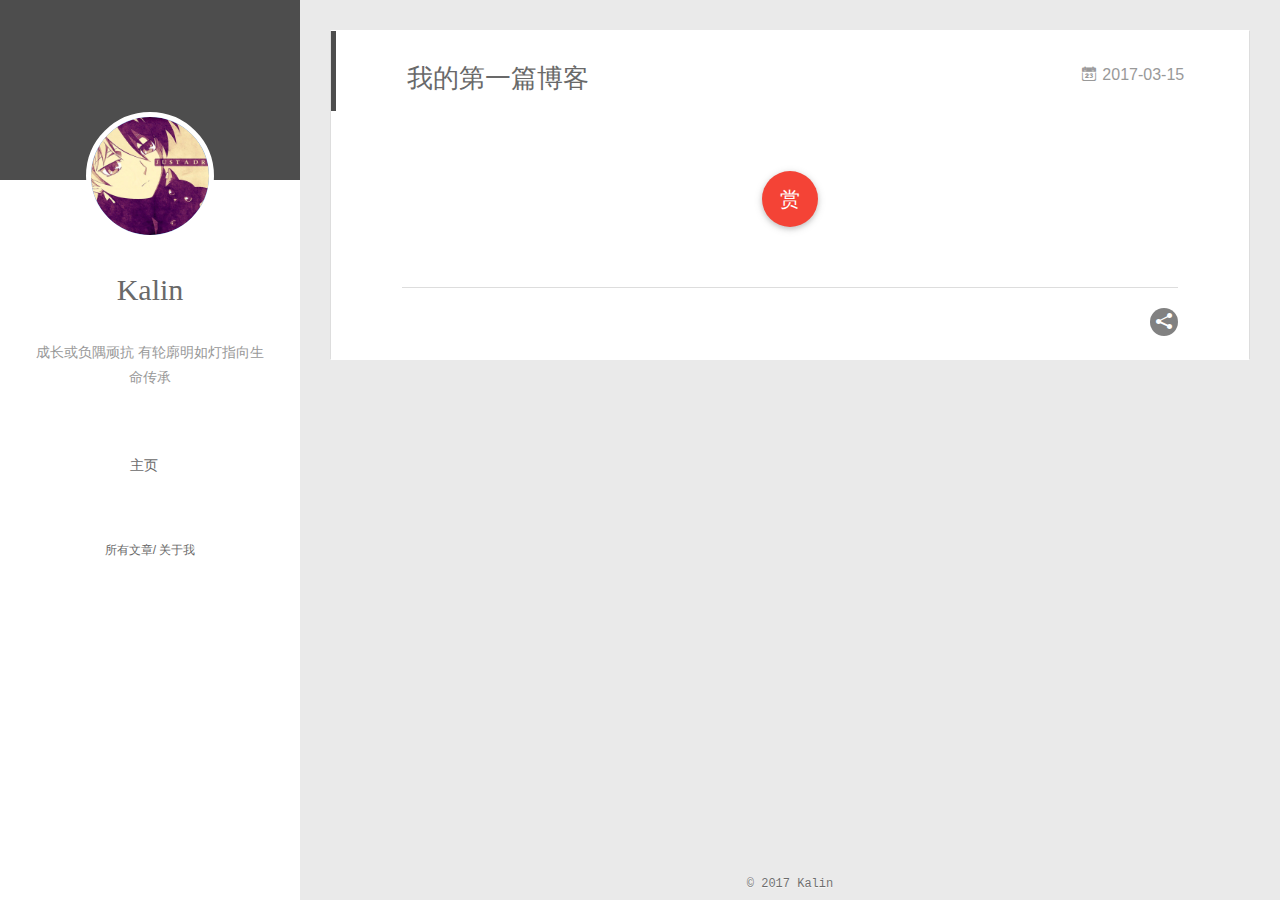
<file: 2017/03/15/我的第一篇博客/index.html>
<!DOCTYPE html>
<html>
<head>
  <meta charset="utf-8">
  
  <meta name="renderer" content="webkit">
  <meta http-equiv="X-UA-Compatible" content="IE=edge" >
  <link rel="dns-prefetch" href="http://kalin.club">
  <title>我的第一篇博客 | Life&#39;s A Struggle</title>
  <meta name="viewport" content="width=device-width, initial-scale=1, maximum-scale=1">
  <meta property="og:type" content="article">
<meta property="og:title" content="我的第一篇博客">
<meta property="og:url" content="http://kalin.club/2017/03/15/我的第一篇博客/index.html">
<meta property="og:site_name" content="Life's A Struggle">
<meta property="og:updated_time" content="2017-03-15T09:43:05.000Z">
<meta name="twitter:card" content="summary">
<meta name="twitter:title" content="我的第一篇博客">
  
    <link rel="alternative" href="/atom.xml" title="Life&#39;s A Struggle" type="application/atom+xml">
  
  
    <link rel="icon" href="/assets/blog/img/favicon.ico">
  
  <link rel="stylesheet" type="text/css" href="/./main.234bc0.css">
  <style type="text/css">
  
    #container.show {
      background: linear-gradient(200deg,#a0cfe4,#e8c37e);
    }
  </style>
  

  

</head>

<body>
  <div id="container" q-class="show:isCtnShow">
    <canvas id="anm-canvas" class="anm-canvas"></canvas>
    <div class="left-col" q-class="show:isShow">
      
<div class="overlay" style="background: #4d4d4d"></div>
<div class="intrude-less">
	<header id="header" class="inner">
		<a href="/" class="profilepic">
			<img src="/assets/blog/img/head.png" class="js-avatar">
		</a>
		<hgroup>
		  <h1 class="header-author"><a href="/">Kalin</a></h1>
		</hgroup>
		
		<p class="header-subtitle">成长或负隅顽抗 有轮廓明如灯指向生命传承</p>
		

		<nav class="header-menu">
			<ul>
			
				<li><a href="/">主页</a></li>
	        
			</ul>
		</nav>
		<nav class="header-smart-menu">
    		
    			
    			<a q-on="click: openSlider(e, 'innerArchive')" href="javascript:void(0)">所有文章</a>
    			
            
    			
    			<a q-on="click: openSlider(e, 'aboutme')" href="javascript:void(0)">关于我</a>
    			
            
		</nav>
		<nav class="header-nav">
			<div class="social">
				
			</div>
		</nav>
	</header>		
</div>

    </div>
    <div class="mid-col" q-class="show:isShow,hide:isShow|isFalse">
      
<nav id="mobile-nav">
  	<div class="overlay js-overlay" style="background: #4d4d4d"></div>
	<div class="btnctn js-mobile-btnctn">
  		<div class="slider-trigger list" q-on="click: openSlider(e)"><i class="icon icon-sort"></i></div>
	</div>
	<div class="intrude-less">
		<header id="header" class="inner">
			<div class="profilepic">
				<img src="/assets/blog/img/head.png" class="js-avatar">
			</div>
			<hgroup>
			  <h1 class="header-author js-header-author">Kalin</h1>
			</hgroup>
			
			<p class="header-subtitle"><i class="icon icon-quo-left"></i>成长或负隅顽抗 有轮廓明如灯指向生命传承<i class="icon icon-quo-right"></i></p>
			
			
			
				
			
			
			
			<nav class="header-nav">
				<div class="social">
					
				</div>
			</nav>

			<nav class="header-menu js-header-menu">
				<ul style="width: 50%">
				
				
					<li style="width: 100%"><a href="/">主页</a></li>
		        
				</ul>
			</nav>
		</header>				
	</div>
	<div class="mobile-mask" style="display:none" q-show="isShow"></div>
</nav>

      <div id="wrapper" class="body-wrap">
        <div class="menu-l">
          <div class="canvas-wrap">
            <canvas data-colors="#eaeaea" data-sectionHeight="100" data-contentId="js-content" id="myCanvas1" class="anm-canvas"></canvas>
          </div>
          <div id="js-content" class="content-ll">
            <article id="post-我的第一篇博客" class="article article-type-post " itemscope itemprop="blogPost">
  <div class="article-inner">
    
      <header class="article-header">
        
  
    <h1 class="article-title" itemprop="name">
      我的第一篇博客
    </h1>
  

        
        <a href="/2017/03/15/我的第一篇博客/" class="archive-article-date">
  	<time datetime="2017-03-15T09:43:05.000Z" itemprop="datePublished"><i class="icon-calendar icon"></i>2017-03-15</time>
</a>
        
      </header>
    
    <div class="article-entry" itemprop="articleBody">
      
        
      

      
        <div class="page-reward">
          <a href="javascript:;" class="page-reward-btn tooltip-top">
            <div class="tooltip tooltip-east">
            <span class="tooltip-item">
              赏
            </span>
            <span class="tooltip-content">
              <span class="tooltip-text">
                <span class="tooltip-inner">
                  <p class="reward-p"><i class="icon icon-quo-left"></i>请赏一个赞吧<i class="icon icon-quo-right"></i></p>
                  <div class="reward-box">
                    
                    
                  </div>
                </span>
              </span>
            </span>
          </div>
          </a>
        </div>
      
    </div>
    <div class="article-info article-info-index">
      
      
      

      

      
        
<div class="share-btn share-icons tooltip-left">
  <div class="tooltip tooltip-east">
    <span class="tooltip-item">
      <a href="javascript:;" class="share-sns share-outer">
        <i class="icon icon-share"></i>
      </a>
    </span>
    <span class="tooltip-content">
      <div class="share-wrap">
        <div class="share-icons">
          <a class="weibo share-sns" href="javascript:;" data-type="weibo">
            <i class="icon icon-weibo"></i>
          </a>
          <a class="weixin share-sns wxFab" href="javascript:;" data-type="weixin">
            <i class="icon icon-weixin"></i>
          </a>
          <a class="qq share-sns" href="javascript:;" data-type="qq">
            <i class="icon icon-qq"></i>
          </a>
          <a class="douban share-sns" href="javascript:;" data-type="douban">
            <i class="icon icon-douban"></i>
          </a>
          <a class="qzone share-sns" href="javascript:;" data-type="qzone">
            <i class="icon icon-qzone"></i>
          </a>
          <a class="facebook share-sns" href="javascript:;" data-type="facebook">
            <i class="icon icon-facebook"></i>
          </a>
          <a class="twitter share-sns" href="javascript:;" data-type="twitter">
            <i class="icon icon-twitter"></i>
          </a>
          <a class="google share-sns" href="javascript:;" data-type="google">
            <i class="icon icon-google"></i>
          </a>
        </div>
      </div>
    </span>
  </div>
</div>

<div class="page-modal wx-share js-wx-box">
    <a class="close js-modal-close" href="javascript:;"><i class="icon icon-close"></i></a>
    <p>扫一扫，分享到微信</p>
    <div class="wx-qrcode">
      <img src="[data-uri]" alt="微信分享二维码">
    </div>
</div>

<div class="mask js-mask"></div>
      
      <div class="clearfix"></div>
    </div>
  </div>
</article>

  





  
    <div class="duoshuo"></div>
  




          </div>
        </div>
      </div>
      <footer id="footer">
  <div class="outer">
    <div id="footer-info">
    	&copy; 2017 Kalin
    </div>
  </div>
</footer>
    </div>
    <script>
	var yiliaConfig = {
		mathjax: false,
		isHome: false,
		isPost: true,
		isArchive: false,
		isTag: false,
		isCategory: false,
		open_in_new: false,
		root: "/",
		innerArchive: true,
		showTags: false
	}
</script>

<script>!function(t){function n(r){if(e[r])return e[r].exports;var o=e[r]={exports:{},id:r,loaded:!1};return t[r].call(o.exports,o,o.exports,n),o.loaded=!0,o.exports}var e={};return n.m=t,n.c=e,n.p="./",n(0)}([function(t,n,e){"use strict";function r(t){return t&&t.__esModule?t:{default:t}}function o(t,n){var e=/\/|index.html/g;return t.replace(e,"")===n.replace(e,"")}function i(){for(var t=document.querySelectorAll(".js-header-menu li a"),n=window.location.pathname,e=0,r=t.length;e<r;e++){var i=t[e];o(n,i.getAttribute("href"))&&(0,d.default)(i,"active")}}function u(t){for(var n=t.offsetLeft,e=t.offsetParent;null!==e;)n+=e.offsetLeft,e=e.offsetParent;return n}function f(t){for(var n=t.offsetTop,e=t.offsetParent;null!==e;)n+=e.offsetTop,e=e.offsetParent;return n}function c(t,n,e,r,o){var i=u(t),c=f(t)-n;if(c-e<=o){var a=t.$newDom;a||(a=t.cloneNode(!0),(0,h.default)(t,a),t.$newDom=a,a.style.position="fixed",a.style.top=(e||c)+"px",a.style.left=i+"px",a.style.zIndex=r||2,a.style.width="100%",a.style.color="#fff"),a.style.visibility="visible",t.style.visibility="hidden"}else{t.style.visibility="visible";var s=t.$newDom;s&&(s.style.visibility="hidden")}}function a(){var t=document.querySelector(".js-overlay"),n=document.querySelector(".js-header-menu");c(t,document.body.scrollTop,-63,2,0),c(n,document.body.scrollTop,1,3,0)}function s(){document.querySelector("#container").addEventListener("scroll",function(t){a()}),window.addEventListener("scroll",function(t){a()}),a()}function l(){x.default.versions.mobile&&window.screen.width<800&&(i(),s())}var p=e(71),d=r(p),v=e(72),y=(r(v),e(84)),h=r(y),b=e(69),x=r(b),m=e(75),g=r(m),w=e(70);l(),(0,w.addLoadEvent)(function(){g.default.init()}),t.exports={}},function(t,n){var e=t.exports="undefined"!=typeof window&&window.Math==Math?window:"undefined"!=typeof self&&self.Math==Math?self:Function("return this")();"number"==typeof __g&&(__g=e)},function(t,n){var e={}.hasOwnProperty;t.exports=function(t,n){return e.call(t,n)}},function(t,n,e){var r=e(49),o=e(15);t.exports=function(t){return r(o(t))}},function(t,n,e){t.exports=!e(8)(function(){return 7!=Object.defineProperty({},"a",{get:function(){return 7}}).a})},function(t,n,e){var r=e(6),o=e(12);t.exports=e(4)?function(t,n,e){return r.f(t,n,o(1,e))}:function(t,n,e){return t[n]=e,t}},function(t,n,e){var r=e(10),o=e(30),i=e(24),u=Object.defineProperty;n.f=e(4)?Object.defineProperty:function(t,n,e){if(r(t),n=i(n,!0),r(e),o)try{return u(t,n,e)}catch(t){}if("get"in e||"set"in e)throw TypeError("Accessors not supported!");return"value"in e&&(t[n]=e.value),t}},function(t,n,e){var r=e(22)("wks"),o=e(13),i=e(1).Symbol,u="function"==typeof i,f=t.exports=function(t){return r[t]||(r[t]=u&&i[t]||(u?i:o)("Symbol."+t))};f.store=r},function(t,n){t.exports=function(t){try{return!!t()}catch(t){return!0}}},function(t,n,e){var r=e(35),o=e(16);t.exports=Object.keys||function(t){return r(t,o)}},function(t,n,e){var r=e(11);t.exports=function(t){if(!r(t))throw TypeError(t+" is not an object!");return t}},function(t,n){t.exports=function(t){return"object"==typeof t?null!==t:"function"==typeof t}},function(t,n){t.exports=function(t,n){return{enumerable:!(1&t),configurable:!(2&t),writable:!(4&t),value:n}}},function(t,n){var e=0,r=Math.random();t.exports=function(t){return"Symbol(".concat(void 0===t?"":t,")_",(++e+r).toString(36))}},function(t,n){var e=t.exports={version:"2.4.0"};"number"==typeof __e&&(__e=e)},function(t,n){t.exports=function(t){if(void 0==t)throw TypeError("Can't call method on  "+t);return t}},function(t,n){t.exports="constructor,hasOwnProperty,isPrototypeOf,propertyIsEnumerable,toLocaleString,toString,valueOf".split(",")},function(t,n){t.exports={}},function(t,n){t.exports=!0},function(t,n){n.f={}.propertyIsEnumerable},function(t,n,e){var r=e(6).f,o=e(2),i=e(7)("toStringTag");t.exports=function(t,n,e){t&&!o(t=e?t:t.prototype,i)&&r(t,i,{configurable:!0,value:n})}},function(t,n,e){var r=e(22)("keys"),o=e(13);t.exports=function(t){return r[t]||(r[t]=o(t))}},function(t,n,e){var r=e(1),o="__core-js_shared__",i=r[o]||(r[o]={});t.exports=function(t){return i[t]||(i[t]={})}},function(t,n){var e=Math.ceil,r=Math.floor;t.exports=function(t){return isNaN(t=+t)?0:(t>0?r:e)(t)}},function(t,n,e){var r=e(11);t.exports=function(t,n){if(!r(t))return t;var e,o;if(n&&"function"==typeof(e=t.toString)&&!r(o=e.call(t)))return o;if("function"==typeof(e=t.valueOf)&&!r(o=e.call(t)))return o;if(!n&&"function"==typeof(e=t.toString)&&!r(o=e.call(t)))return o;throw TypeError("Can't convert object to primitive value")}},function(t,n,e){var r=e(1),o=e(14),i=e(18),u=e(26),f=e(6).f;t.exports=function(t){var n=o.Symbol||(o.Symbol=i?{}:r.Symbol||{});"_"==t.charAt(0)||t in n||f(n,t,{value:u.f(t)})}},function(t,n,e){n.f=e(7)},function(t,n,e){var r=e(1),o=e(14),i=e(46),u=e(5),f="prototype",c=function(t,n,e){var a,s,l,p=t&c.F,d=t&c.G,v=t&c.S,y=t&c.P,h=t&c.B,b=t&c.W,x=d?o:o[n]||(o[n]={}),m=x[f],g=d?r:v?r[n]:(r[n]||{})[f];d&&(e=n);for(a in e)s=!p&&g&&void 0!==g[a],s&&a in x||(l=s?g[a]:e[a],x[a]=d&&"function"!=typeof g[a]?e[a]:h&&s?i(l,r):b&&g[a]==l?function(t){var n=function(n,e,r){if(this instanceof t){switch(arguments.length){case 0:return new t;case 1:return new t(n);case 2:return new t(n,e)}return new t(n,e,r)}return t.apply(this,arguments)};return n[f]=t[f],n}(l):y&&"function"==typeof l?i(Function.call,l):l,y&&((x.virtual||(x.virtual={}))[a]=l,t&c.R&&m&&!m[a]&&u(m,a,l)))};c.F=1,c.G=2,c.S=4,c.P=8,c.B=16,c.W=32,c.U=64,c.R=128,t.exports=c},function(t,n){var e={}.toString;t.exports=function(t){return e.call(t).slice(8,-1)}},function(t,n,e){var r=e(11),o=e(1).document,i=r(o)&&r(o.createElement);t.exports=function(t){return i?o.createElement(t):{}}},function(t,n,e){t.exports=!e(4)&&!e(8)(function(){return 7!=Object.defineProperty(e(29)("div"),"a",{get:function(){return 7}}).a})},function(t,n,e){"use strict";var r=e(18),o=e(27),i=e(36),u=e(5),f=e(2),c=e(17),a=e(51),s=e(20),l=e(58),p=e(7)("iterator"),d=!([].keys&&"next"in[].keys()),v="@@iterator",y="keys",h="values",b=function(){return this};t.exports=function(t,n,e,x,m,g,w){a(e,n,x);var O,S,_,j=function(t){if(!d&&t in A)return A[t];switch(t){case y:return function(){return new e(this,t)};case h:return function(){return new e(this,t)}}return function(){return new e(this,t)}},P=n+" Iterator",E=m==h,M=!1,A=t.prototype,T=A[p]||A[v]||m&&A[m],L=T||j(m),N=m?E?j("entries"):L:void 0,C="Array"==n?A.entries||T:T;if(C&&(_=l(C.call(new t)),_!==Object.prototype&&(s(_,P,!0),r||f(_,p)||u(_,p,b))),E&&T&&T.name!==h&&(M=!0,L=function(){return T.call(this)}),r&&!w||!d&&!M&&A[p]||u(A,p,L),c[n]=L,c[P]=b,m)if(O={values:E?L:j(h),keys:g?L:j(y),entries:N},w)for(S in O)S in A||i(A,S,O[S]);else o(o.P+o.F*(d||M),n,O);return O}},function(t,n,e){var r=e(10),o=e(55),i=e(16),u=e(21)("IE_PROTO"),f=function(){},c="prototype",a=function(){var t,n=e(29)("iframe"),r=i.length,o="<",u=">";for(n.style.display="none",e(48).appendChild(n),n.src="javascript:",t=n.contentWindow.document,t.open(),t.write(o+"script"+u+"document.F=Object"+o+"/script"+u),t.close(),a=t.F;r--;)delete a[c][i[r]];return a()};t.exports=Object.create||function(t,n){var e;return null!==t?(f[c]=r(t),e=new f,f[c]=null,e[u]=t):e=a(),void 0===n?e:o(e,n)}},function(t,n,e){var r=e(35),o=e(16).concat("length","prototype");n.f=Object.getOwnPropertyNames||function(t){return r(t,o)}},function(t,n){n.f=Object.getOwnPropertySymbols},function(t,n,e){var r=e(2),o=e(3),i=e(45)(!1),u=e(21)("IE_PROTO");t.exports=function(t,n){var e,f=o(t),c=0,a=[];for(e in f)e!=u&&r(f,e)&&a.push(e);for(;n.length>c;)r(f,e=n[c++])&&(~i(a,e)||a.push(e));return a}},function(t,n,e){t.exports=e(5)},function(t,n,e){var r=e(15);t.exports=function(t){return Object(r(t))}},function(t,n,e){t.exports={default:e(41),__esModule:!0}},function(t,n,e){t.exports={default:e(42),__esModule:!0}},function(t,n,e){"use strict";function r(t){return t&&t.__esModule?t:{default:t}}n.__esModule=!0;var o=e(39),i=r(o),u=e(38),f=r(u),c="function"==typeof f.default&&"symbol"==typeof i.default?function(t){return typeof t}:function(t){return t&&"function"==typeof f.default&&t.constructor===f.default&&t!==f.default.prototype?"symbol":typeof t};n.default="function"==typeof f.default&&"symbol"===c(i.default)?function(t){return"undefined"==typeof t?"undefined":c(t)}:function(t){return t&&"function"==typeof f.default&&t.constructor===f.default&&t!==f.default.prototype?"symbol":"undefined"==typeof t?"undefined":c(t)}},function(t,n,e){e(65),e(63),e(66),e(67),t.exports=e(14).Symbol},function(t,n,e){e(64),e(68),t.exports=e(26).f("iterator")},function(t,n){t.exports=function(t){if("function"!=typeof t)throw TypeError(t+" is not a function!");return t}},function(t,n){t.exports=function(){}},function(t,n,e){var r=e(3),o=e(61),i=e(60);t.exports=function(t){return function(n,e,u){var f,c=r(n),a=o(c.length),s=i(u,a);if(t&&e!=e){for(;a>s;)if(f=c[s++],f!=f)return!0}else for(;a>s;s++)if((t||s in c)&&c[s]===e)return t||s||0;return!t&&-1}}},function(t,n,e){var r=e(43);t.exports=function(t,n,e){if(r(t),void 0===n)return t;switch(e){case 1:return function(e){return t.call(n,e)};case 2:return function(e,r){return t.call(n,e,r)};case 3:return function(e,r,o){return t.call(n,e,r,o)}}return function(){return t.apply(n,arguments)}}},function(t,n,e){var r=e(9),o=e(34),i=e(19);t.exports=function(t){var n=r(t),e=o.f;if(e)for(var u,f=e(t),c=i.f,a=0;f.length>a;)c.call(t,u=f[a++])&&n.push(u);return n}},function(t,n,e){t.exports=e(1).document&&document.documentElement},function(t,n,e){var r=e(28);t.exports=Object("z").propertyIsEnumerable(0)?Object:function(t){return"String"==r(t)?t.split(""):Object(t)}},function(t,n,e){var r=e(28);t.exports=Array.isArray||function(t){return"Array"==r(t)}},function(t,n,e){"use strict";var r=e(32),o=e(12),i=e(20),u={};e(5)(u,e(7)("iterator"),function(){return this}),t.exports=function(t,n,e){t.prototype=r(u,{next:o(1,e)}),i(t,n+" Iterator")}},function(t,n){t.exports=function(t,n){return{value:n,done:!!t}}},function(t,n,e){var r=e(9),o=e(3);t.exports=function(t,n){for(var e,i=o(t),u=r(i),f=u.length,c=0;f>c;)if(i[e=u[c++]]===n)return e}},function(t,n,e){var r=e(13)("meta"),o=e(11),i=e(2),u=e(6).f,f=0,c=Object.isExtensible||function(){return!0},a=!e(8)(function(){return c(Object.preventExtensions({}))}),s=function(t){u(t,r,{value:{i:"O"+ ++f,w:{}}})},l=function(t,n){if(!o(t))return"symbol"==typeof t?t:("string"==typeof t?"S":"P")+t;if(!i(t,r)){if(!c(t))return"F";if(!n)return"E";s(t)}return t[r].i},p=function(t,n){if(!i(t,r)){if(!c(t))return!0;if(!n)return!1;s(t)}return t[r].w},d=function(t){return a&&v.NEED&&c(t)&&!i(t,r)&&s(t),t},v=t.exports={KEY:r,NEED:!1,fastKey:l,getWeak:p,onFreeze:d}},function(t,n,e){var r=e(6),o=e(10),i=e(9);t.exports=e(4)?Object.defineProperties:function(t,n){o(t);for(var e,u=i(n),f=u.length,c=0;f>c;)r.f(t,e=u[c++],n[e]);return t}},function(t,n,e){var r=e(19),o=e(12),i=e(3),u=e(24),f=e(2),c=e(30),a=Object.getOwnPropertyDescriptor;n.f=e(4)?a:function(t,n){if(t=i(t),n=u(n,!0),c)try{return a(t,n)}catch(t){}if(f(t,n))return o(!r.f.call(t,n),t[n])}},function(t,n,e){var r=e(3),o=e(33).f,i={}.toString,u="object"==typeof window&&window&&Object.getOwnPropertyNames?Object.getOwnPropertyNames(window):[],f=function(t){try{return o(t)}catch(t){return u.slice()}};t.exports.f=function(t){return u&&"[object Window]"==i.call(t)?f(t):o(r(t))}},function(t,n,e){var r=e(2),o=e(37),i=e(21)("IE_PROTO"),u=Object.prototype;t.exports=Object.getPrototypeOf||function(t){return t=o(t),r(t,i)?t[i]:"function"==typeof t.constructor&&t instanceof t.constructor?t.constructor.prototype:t instanceof Object?u:null}},function(t,n,e){var r=e(23),o=e(15);t.exports=function(t){return function(n,e){var i,u,f=String(o(n)),c=r(e),a=f.length;return c<0||c>=a?t?"":void 0:(i=f.charCodeAt(c),i<55296||i>56319||c+1===a||(u=f.charCodeAt(c+1))<56320||u>57343?t?f.charAt(c):i:t?f.slice(c,c+2):(i-55296<<10)+(u-56320)+65536)}}},function(t,n,e){var r=e(23),o=Math.max,i=Math.min;t.exports=function(t,n){return t=r(t),t<0?o(t+n,0):i(t,n)}},function(t,n,e){var r=e(23),o=Math.min;t.exports=function(t){return t>0?o(r(t),9007199254740991):0}},function(t,n,e){"use strict";var r=e(44),o=e(52),i=e(17),u=e(3);t.exports=e(31)(Array,"Array",function(t,n){this._t=u(t),this._i=0,this._k=n},function(){var t=this._t,n=this._k,e=this._i++;return!t||e>=t.length?(this._t=void 0,o(1)):"keys"==n?o(0,e):"values"==n?o(0,t[e]):o(0,[e,t[e]])},"values"),i.Arguments=i.Array,r("keys"),r("values"),r("entries")},function(t,n){},function(t,n,e){"use strict";var r=e(59)(!0);e(31)(String,"String",function(t){this._t=String(t),this._i=0},function(){var t,n=this._t,e=this._i;return e>=n.length?{value:void 0,done:!0}:(t=r(n,e),this._i+=t.length,{value:t,done:!1})})},function(t,n,e){"use strict";var r=e(1),o=e(2),i=e(4),u=e(27),f=e(36),c=e(54).KEY,a=e(8),s=e(22),l=e(20),p=e(13),d=e(7),v=e(26),y=e(25),h=e(53),b=e(47),x=e(50),m=e(10),g=e(3),w=e(24),O=e(12),S=e(32),_=e(57),j=e(56),P=e(6),E=e(9),M=j.f,A=P.f,T=_.f,L=r.Symbol,N=r.JSON,C=N&&N.stringify,k="prototype",F=d("_hidden"),q=d("toPrimitive"),I={}.propertyIsEnumerable,B=s("symbol-registry"),D=s("symbols"),W=s("op-symbols"),H=Object[k],K="function"==typeof L,R=r.QObject,J=!R||!R[k]||!R[k].findChild,U=i&&a(function(){return 7!=S(A({},"a",{get:function(){return A(this,"a",{value:7}).a}})).a})?function(t,n,e){var r=M(H,n);r&&delete H[n],A(t,n,e),r&&t!==H&&A(H,n,r)}:A,G=function(t){var n=D[t]=S(L[k]);return n._k=t,n},$=K&&"symbol"==typeof L.iterator?function(t){return"symbol"==typeof t}:function(t){return t instanceof L},z=function(t,n,e){return t===H&&z(W,n,e),m(t),n=w(n,!0),m(e),o(D,n)?(e.enumerable?(o(t,F)&&t[F][n]&&(t[F][n]=!1),e=S(e,{enumerable:O(0,!1)})):(o(t,F)||A(t,F,O(1,{})),t[F][n]=!0),U(t,n,e)):A(t,n,e)},Y=function(t,n){m(t);for(var e,r=b(n=g(n)),o=0,i=r.length;i>o;)z(t,e=r[o++],n[e]);return t},Q=function(t,n){return void 0===n?S(t):Y(S(t),n)},X=function(t){var n=I.call(this,t=w(t,!0));return!(this===H&&o(D,t)&&!o(W,t))&&(!(n||!o(this,t)||!o(D,t)||o(this,F)&&this[F][t])||n)},V=function(t,n){if(t=g(t),n=w(n,!0),t!==H||!o(D,n)||o(W,n)){var e=M(t,n);return!e||!o(D,n)||o(t,F)&&t[F][n]||(e.enumerable=!0),e}},Z=function(t){for(var n,e=T(g(t)),r=[],i=0;e.length>i;)o(D,n=e[i++])||n==F||n==c||r.push(n);return r},tt=function(t){for(var n,e=t===H,r=T(e?W:g(t)),i=[],u=0;r.length>u;)!o(D,n=r[u++])||e&&!o(H,n)||i.push(D[n]);return i};K||(L=function(){if(this instanceof L)throw TypeError("Symbol is not a constructor!");var t=p(arguments.length>0?arguments[0]:void 0),n=function(e){this===H&&n.call(W,e),o(this,F)&&o(this[F],t)&&(this[F][t]=!1),U(this,t,O(1,e))};return i&&J&&U(H,t,{configurable:!0,set:n}),G(t)},f(L[k],"toString",function(){return this._k}),j.f=V,P.f=z,e(33).f=_.f=Z,e(19).f=X,e(34).f=tt,i&&!e(18)&&f(H,"propertyIsEnumerable",X,!0),v.f=function(t){return G(d(t))}),u(u.G+u.W+u.F*!K,{Symbol:L});for(var nt="hasInstance,isConcatSpreadable,iterator,match,replace,search,species,split,toPrimitive,toStringTag,unscopables".split(","),et=0;nt.length>et;)d(nt[et++]);for(var nt=E(d.store),et=0;nt.length>et;)y(nt[et++]);u(u.S+u.F*!K,"Symbol",{for:function(t){return o(B,t+="")?B[t]:B[t]=L(t)},keyFor:function(t){if($(t))return h(B,t);throw TypeError(t+" is not a symbol!")},useSetter:function(){J=!0},useSimple:function(){J=!1}}),u(u.S+u.F*!K,"Object",{create:Q,defineProperty:z,defineProperties:Y,getOwnPropertyDescriptor:V,getOwnPropertyNames:Z,getOwnPropertySymbols:tt}),N&&u(u.S+u.F*(!K||a(function(){var t=L();return"[null]"!=C([t])||"{}"!=C({a:t})||"{}"!=C(Object(t))})),"JSON",{stringify:function(t){if(void 0!==t&&!$(t)){for(var n,e,r=[t],o=1;arguments.length>o;)r.push(arguments[o++]);return n=r[1],"function"==typeof n&&(e=n),!e&&x(n)||(n=function(t,n){if(e&&(n=e.call(this,t,n)),!$(n))return n}),r[1]=n,C.apply(N,r)}}}),L[k][q]||e(5)(L[k],q,L[k].valueOf),l(L,"Symbol"),l(Math,"Math",!0),l(r.JSON,"JSON",!0)},function(t,n,e){e(25)("asyncIterator")},function(t,n,e){e(25)("observable")},function(t,n,e){e(62);for(var r=e(1),o=e(5),i=e(17),u=e(7)("toStringTag"),f=["NodeList","DOMTokenList","MediaList","StyleSheetList","CSSRuleList"],c=0;c<5;c++){var a=f[c],s=r[a],l=s&&s.prototype;l&&!l[u]&&o(l,u,a),i[a]=i.Array}},function(t,n){"use strict";var e={versions:function(){var t=window.navigator.userAgent;return{trident:t.indexOf("Trident")>-1,presto:t.indexOf("Presto")>-1,webKit:t.indexOf("AppleWebKit")>-1,gecko:t.indexOf("Gecko")>-1&&t.indexOf("KHTML")==-1,mobile:!!t.match(/AppleWebKit.*Mobile.*/),ios:!!t.match(/\(i[^;]+;( U;)? CPU.+Mac OS X/),android:t.indexOf("Android")>-1||t.indexOf("Linux")>-1,iPhone:t.indexOf("iPhone")>-1||t.indexOf("Mac")>-1,iPad:t.indexOf("iPad")>-1,webApp:t.indexOf("Safari")==-1,weixin:t.indexOf("MicroMessenger")==-1}}()};t.exports=e},function(t,n,e){"use strict";function r(t){return t&&t.__esModule?t:{default:t}}var o=e(40),i=r(o),u=function(){function t(t,n,e){return n||e?String.fromCharCode(n||e):o[t]||t}function n(t){return l[t]}var e=/&quot;|&lt;|&gt;|&amp;|&nbsp;|&apos;|&#(\d+);|&#(\d+)/g,r=/['<> "&]/g,o={"&quot;":'"',"&lt;":"<","&gt;":">","&amp;":"&","&nbsp;":" "},f=/\u00a0/g,c=/<br\s*\/?>/gi,a=/\r?\n/g,s=/\s/g,l={};for(var p in o)l[o[p]]=p;return o["&apos;"]="'",l["'"]="&#39;",{encode:function(t){return t?(""+t).replace(r,n).replace(a,"<br/>").replace(s,"&nbsp;"):""},decode:function(n){return n?(""+n).replace(c,"\n").replace(e,t).replace(f," "):""},encodeBase16:function(t){if(!t)return t;t+="";for(var n=[],e=0,r=t.length;r>e;e++)n.push(t.charCodeAt(e).toString(16).toUpperCase());return n.join("")},encodeBase16forJSON:function(t){if(!t)return t;t=t.replace(/[\u4E00-\u9FBF]/gi,function(t){return escape(t).replace("%u","\\u")});for(var n=[],e=0,r=t.length;r>e;e++)n.push(t.charCodeAt(e).toString(16).toUpperCase());return n.join("")},decodeBase16:function(t){if(!t)return t;t+="";for(var n=[],e=0,r=t.length;r>e;e+=2)n.push(String.fromCharCode("0x"+t.slice(e,e+2)));return n.join("")},encodeObject:function(t){if(t instanceof Array)for(var n=0,e=t.length;e>n;n++)t[n]=u.encodeObject(t[n]);else if("object"==("undefined"==typeof t?"undefined":(0,i.default)(t)))for(var r in t)t[r]=u.encodeObject(t[r]);else if("string"==typeof t)return u.encode(t);return t},loadScript:function(t){var n=document.createElement("script");document.getElementsByTagName("body")[0].appendChild(n),n.setAttribute("src",t)},addLoadEvent:function(t){var n=window.onload;"function"!=typeof window.onload?window.onload=t:window.onload=function(){n(),t()}}}}();t.exports=u},function(t,n){function e(t,n){t.classList?t.classList.add(n):t.className+=" "+n}t.exports=e},function(t,n){function e(t,n){if(t.classList)t.classList.remove(n);else{var e=new RegExp("(^|\\b)"+n.split(" ").join("|")+"(\\b|$)","gi");t.className=t.className.replace(e," ")}}t.exports=e},,,function(t,n){"use strict";function e(){var t=document.querySelector("#page-nav");if(t&&!document.querySelector("#page-nav .extend.prev")&&(t.innerHTML='<a class="extend prev disabled" rel="prev">&laquo; Prev</a>'+t.innerHTML),t&&!document.querySelector("#page-nav .extend.next")&&(t.innerHTML=t.innerHTML+'<a class="extend next disabled" rel="next">Next &raquo;</a>'),yiliaConfig&&yiliaConfig.open_in_new){var n=document.querySelectorAll(".article-entry a:not(.article-more-a)");n.forEach(function(t){t.setAttribute("target","_blank")})}var e=document.querySelector("#js-aboutme");e&&0!==e.length&&(e.innerHTML=e.innerText)}t.exports={init:e}},,,,,,,,,function(t,n){function e(t,n){if("string"==typeof n)return t.insertAdjacentHTML("afterend",n);var e=t.nextSibling;return e?t.parentNode.insertBefore(n,e):t.parentNode.appendChild(n)}t.exports=e}])</script><script src="/./main.234bc0.js"></script><script>!function(){var e=function(e){var t=document.createElement("script");document.getElementsByTagName("body")[0].appendChild(t),t.setAttribute("src",e)};e("/slider.885efe.js")}()</script>


    
<div class="tools-col" q-class="show:isShow,hide:isShow|isFalse" q-on="click:stop(e)">
  <div class="tools-nav header-menu">
    
    
      
      
      
    
      
      
      
    
    

    <ul style="width: 70%">
    
    
      
      <li style="width: 50%" q-on="click: openSlider(e, 'innerArchive')"><a href="javascript:void(0)" q-class="active:innerArchive">所有文章</a></li>
      
        
      
      <li style="width: 50%" q-on="click: openSlider(e, 'aboutme')"><a href="javascript:void(0)" q-class="active:aboutme">关于我</a></li>
      
        
    </ul>
  </div>
  <div class="tools-wrap">
    
    	<section class="tools-section tools-section-all" q-show="innerArchive">
        <div class="search-wrap">
          <input class="search-ipt" q-model="search" type="text" placeholder="请输入关键字查找">
          <i class="icon-search icon" q-show="search|isEmptyStr"></i>
          <i class="icon-close icon" q-show="search|isNotEmptyStr" q-on="click:clearChose(e)"></i>
        </div>
        <div class="widget tagcloud search-tag">
          <p class="search-tag-wording">tag:</p>
          <label class="search-switch">
            <input type="checkbox" q-on="click:toggleTag(e)" q-attr="checked:showTags">
          </label>
          <ul class="article-tag-list" q-show="showTags">
            
            <div class="clearfix"></div>
          </ul>
        </div>
        <ul class="search-ul">
          <p q-show="jsonFail" style="padding: 20px; font-size: 12px;">
            缺失模块。<br/>1、在博客根目录（注意不是yilia根目录）执行以下命令：<br/> npm i hexo-generator-json-content --save<br/><br/>
            2、在根目录_config.yml里添加配置：
<pre style="font-size: 12px;" q-show="jsonFail">
  jsonContent:
    meta: false
    pages: false
    posts:
      title: true
      date: true
      path: true
      text: true
      raw: false
      content: false
      slug: false
      updated: false
      comments: false
      link: false
      permalink: false
      excerpt: false
      categories: false
      tags: true
</pre>
          </p>
          <li class="search-li" q-repeat="items" q-show="isShow">
            <a q-attr="href:path|urlformat" class="search-title"><i class="icon-quo-left icon"></i><span q-text="title"></span></a>
            <p class="search-time">
              <i class="icon-calendar icon"></i>
              <span q-text="date|dateformat"></span>
            </p>
            <p class="search-tag">
              <i class="icon-price-tags icon"></i>
              <span q-repeat="tags" q-on="click:choseTag(e, name)" q-text="name|tagformat"></span>
            </p>
          </li>
        </ul>
    	</section>
    

    

    
    	<section class="tools-section tools-section-me" q-show="aboutme">
  	  	
  	  		<div class="aboutme-wrap" id="js-aboutme">我就是我&lt;br&gt;&lt;br&gt;不一样的烟火</div>
  	  	
    	</section>
    
  </div>
  
</div>
    <!-- Root element of PhotoSwipe. Must have class pswp. -->
<div class="pswp" tabindex="-1" role="dialog" aria-hidden="true">

    <!-- Background of PhotoSwipe. 
         It's a separate element as animating opacity is faster than rgba(). -->
    <div class="pswp__bg"></div>

    <!-- Slides wrapper with overflow:hidden. -->
    <div class="pswp__scroll-wrap">

        <!-- Container that holds slides. 
            PhotoSwipe keeps only 3 of them in the DOM to save memory.
            Don't modify these 3 pswp__item elements, data is added later on. -->
        <div class="pswp__container">
            <div class="pswp__item"></div>
            <div class="pswp__item"></div>
            <div class="pswp__item"></div>
        </div>

        <!-- Default (PhotoSwipeUI_Default) interface on top of sliding area. Can be changed. -->
        <div class="pswp__ui pswp__ui--hidden">

            <div class="pswp__top-bar">

                <!--  Controls are self-explanatory. Order can be changed. -->

                <div class="pswp__counter"></div>

                <button class="pswp__button pswp__button--close" title="Close (Esc)"></button>

                <button class="pswp__button pswp__button--share" style="display:none" title="Share"></button>

                <button class="pswp__button pswp__button--fs" title="Toggle fullscreen"></button>

                <button class="pswp__button pswp__button--zoom" title="Zoom in/out"></button>

                <!-- Preloader demo http://codepen.io/dimsemenov/pen/yyBWoR -->
                <!-- element will get class pswp__preloader--active when preloader is running -->
                <div class="pswp__preloader">
                    <div class="pswp__preloader__icn">
                      <div class="pswp__preloader__cut">
                        <div class="pswp__preloader__donut"></div>
                      </div>
                    </div>
                </div>
            </div>

            <div class="pswp__share-modal pswp__share-modal--hidden pswp__single-tap">
                <div class="pswp__share-tooltip"></div> 
            </div>

            <button class="pswp__button pswp__button--arrow--left" title="Previous (arrow left)">
            </button>

            <button class="pswp__button pswp__button--arrow--right" title="Next (arrow right)">
            </button>

            <div class="pswp__caption">
                <div class="pswp__caption__center"></div>
            </div>

        </div>

    </div>

</div>
  </div>
</body>
</html>
</file>
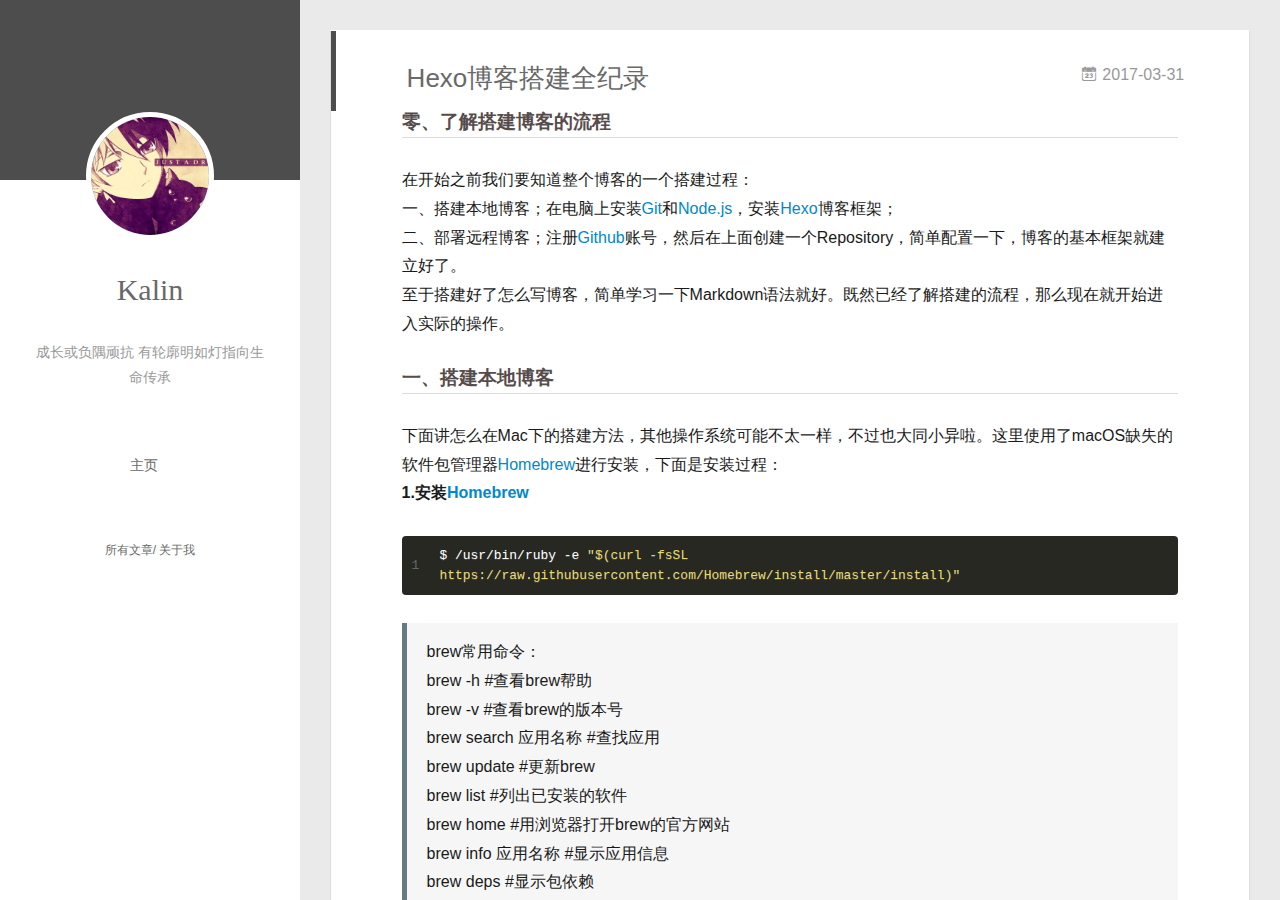
<file: 2017/03/31/Hexo博客搭建全纪录/index.html>
<!DOCTYPE html>
<html>
<head>
  <meta charset="utf-8">
  
  <meta name="renderer" content="webkit">
  <meta http-equiv="X-UA-Compatible" content="IE=edge" >
  <link rel="dns-prefetch" href="http://kalin.club">
  <title>Hexo博客搭建全纪录 | Life&#39;s A Struggle</title>
  <meta name="viewport" content="width=device-width, initial-scale=1, maximum-scale=1">
  <meta name="description" content="零、了解搭建博客的流程在开始之前我们要知道整个博客的一个搭建过程：一、搭建本地博客；在电脑上安装Git和Node.js，安装Hexo博客框架；二、部署远程博客；注册Github账号，然后在上面创建一个Repository，简单配置一下，博客的基本框架就建立好了。至于搭建好了怎么写博客，简单学习一下Markdown语法就好。既然已经了解搭建的流程，那么现在就开始进入实际的操作。
一、搭建本地博客下面">
<meta property="og:type" content="article">
<meta property="og:title" content="Hexo博客搭建全纪录">
<meta property="og:url" content="http://kalin.club/2017/03/31/Hexo博客搭建全纪录/index.html">
<meta property="og:site_name" content="Life's A Struggle">
<meta property="og:description" content="零、了解搭建博客的流程在开始之前我们要知道整个博客的一个搭建过程：一、搭建本地博客；在电脑上安装Git和Node.js，安装Hexo博客框架；二、部署远程博客；注册Github账号，然后在上面创建一个Repository，简单配置一下，博客的基本框架就建立好了。至于搭建好了怎么写博客，简单学习一下Markdown语法就好。既然已经了解搭建的流程，那么现在就开始进入实际的操作。
一、搭建本地博客下面">
<meta property="og:updated_time" content="2017-04-01T19:37:33.000Z">
<meta name="twitter:card" content="summary">
<meta name="twitter:title" content="Hexo博客搭建全纪录">
<meta name="twitter:description" content="零、了解搭建博客的流程在开始之前我们要知道整个博客的一个搭建过程：一、搭建本地博客；在电脑上安装Git和Node.js，安装Hexo博客框架；二、部署远程博客；注册Github账号，然后在上面创建一个Repository，简单配置一下，博客的基本框架就建立好了。至于搭建好了怎么写博客，简单学习一下Markdown语法就好。既然已经了解搭建的流程，那么现在就开始进入实际的操作。
一、搭建本地博客下面">
  
    <link rel="alternative" href="/atom.xml" title="Life&#39;s A Struggle" type="application/atom+xml">
  
  
    <link rel="icon" href="/assets/blog/img/favicon.ico">
  
  <link rel="stylesheet" type="text/css" href="/./main.234bc0.css">
  <style type="text/css">
  
    #container.show {
      background: linear-gradient(200deg,#a0cfe4,#e8c37e);
    }
  </style>
  

  

</head>

<body>
  <div id="container" q-class="show:isCtnShow">
    <canvas id="anm-canvas" class="anm-canvas"></canvas>
    <div class="left-col" q-class="show:isShow">
      
<div class="overlay" style="background: #4d4d4d"></div>
<div class="intrude-less">
	<header id="header" class="inner">
		<a href="/" class="profilepic">
			<img src="/assets/blog/img/head.png" class="js-avatar">
		</a>
		<hgroup>
		  <h1 class="header-author"><a href="/">Kalin</a></h1>
		</hgroup>
		
		<p class="header-subtitle">成长或负隅顽抗 有轮廓明如灯指向生命传承</p>
		

		<nav class="header-menu">
			<ul>
			
				<li><a href="/">主页</a></li>
	        
			</ul>
		</nav>
		<nav class="header-smart-menu">
    		
    			
    			<a q-on="click: openSlider(e, 'innerArchive')" href="javascript:void(0)">所有文章</a>
    			
            
    			
    			<a q-on="click: openSlider(e, 'aboutme')" href="javascript:void(0)">关于我</a>
    			
            
		</nav>
		<nav class="header-nav">
			<div class="social">
				
			</div>
		</nav>
	</header>		
</div>

    </div>
    <div class="mid-col" q-class="show:isShow,hide:isShow|isFalse">
      
<nav id="mobile-nav">
  	<div class="overlay js-overlay" style="background: #4d4d4d"></div>
	<div class="btnctn js-mobile-btnctn">
  		<div class="slider-trigger list" q-on="click: openSlider(e)"><i class="icon icon-sort"></i></div>
	</div>
	<div class="intrude-less">
		<header id="header" class="inner">
			<div class="profilepic">
				<img src="/assets/blog/img/head.png" class="js-avatar">
			</div>
			<hgroup>
			  <h1 class="header-author js-header-author">Kalin</h1>
			</hgroup>
			
			<p class="header-subtitle"><i class="icon icon-quo-left"></i>成长或负隅顽抗 有轮廓明如灯指向生命传承<i class="icon icon-quo-right"></i></p>
			
			
			
				
			
			
			
			<nav class="header-nav">
				<div class="social">
					
				</div>
			</nav>

			<nav class="header-menu js-header-menu">
				<ul style="width: 50%">
				
				
					<li style="width: 100%"><a href="/">主页</a></li>
		        
				</ul>
			</nav>
		</header>				
	</div>
	<div class="mobile-mask" style="display:none" q-show="isShow"></div>
</nav>

      <div id="wrapper" class="body-wrap">
        <div class="menu-l">
          <div class="canvas-wrap">
            <canvas data-colors="#eaeaea" data-sectionHeight="100" data-contentId="js-content" id="myCanvas1" class="anm-canvas"></canvas>
          </div>
          <div id="js-content" class="content-ll">
            <article id="post-Hexo博客搭建全纪录" class="article article-type-post " itemscope itemprop="blogPost">
  <div class="article-inner">
    
      <header class="article-header">
        
  
    <h1 class="article-title" itemprop="name">
      Hexo博客搭建全纪录
    </h1>
  

        
        <a href="/2017/03/31/Hexo博客搭建全纪录/" class="archive-article-date">
  	<time datetime="2017-03-31T07:00:33.000Z" itemprop="datePublished"><i class="icon-calendar icon"></i>2017-03-31</time>
</a>
        
      </header>
    
    <div class="article-entry" itemprop="articleBody">
      
        <h3 id="零、了解搭建博客的流程"><a href="#零、了解搭建博客的流程" class="headerlink" title="零、了解搭建博客的流程"></a>零、了解搭建博客的流程</h3><p>在开始之前我们要知道整个博客的一个搭建过程：<br>一、搭建本地博客；在电脑上安装<a href="https://git-scm.com/" target="_blank" rel="external">Git</a>和<a href="https://nodejs.org/" target="_blank" rel="external">Node.js</a>，安装<a href="https://hexo.io/zh-cn/" target="_blank" rel="external">Hexo</a>博客框架；<br>二、部署远程博客；注册<a href="https://github.com/" target="_blank" rel="external">Github</a>账号，然后在上面创建一个Repository，简单配置一下，博客的基本框架就建立好了。<br>至于搭建好了怎么写博客，简单学习一下Markdown语法就好。既然已经了解搭建的流程，那么现在就开始进入实际的操作。<br><!-- m --></p>
<h3 id="一、搭建本地博客"><a href="#一、搭建本地博客" class="headerlink" title="一、搭建本地博客"></a>一、搭建本地博客</h3><p>下面讲怎么在Mac下的搭建方法，其他操作系统可能不太一样，不过也大同小异啦。这里使用了macOS缺失的软件包管理器<a href="https://brew.sh/index_zh-cn.html/" target="_blank" rel="external">Homebrew</a>进行安装，下面是安装过程：<br><strong>1.安装<a href="https://brew.sh/index_zh-cn.html/" target="_blank" rel="external">Homebrew</a></strong><br><figure class="highlight bash"><table><tr><td class="gutter"><pre><div class="line">1</div></pre></td><td class="code"><pre><div class="line">$ /usr/bin/ruby <span class="_">-e</span> <span class="string">"<span class="variable">$(curl -fsSL https://raw.githubusercontent.com/Homebrew/install/master/install)</span>"</span></div></pre></td></tr></table></figure></p>
<blockquote>
<p>brew常用命令：<br>brew -h    #查看brew帮助<br>brew -v    #查看brew的版本号<br>brew search 应用名称    #查找应用<br>brew update    #更新brew<br>brew list    #列出已安装的软件<br>brew home    #用浏览器打开brew的官方网站<br>brew info 应用名称    #显示应用信息<br>brew deps    #显示包依赖<br>brew install 应用名称    #安装应用<br>brew uninstall 应用名称    #卸载应用 </p>
</blockquote>
<p><strong>2.安装<a href="https://git-scm.com/" target="_blank" rel="external">Git</a></strong> （前提是安装<a href="https://brew.sh/index_zh-cn.html/" target="_blank" rel="external">Homebrew</a>之后）<br><figure class="highlight bash"><table><tr><td class="gutter"><pre><div class="line">1</div></pre></td><td class="code"><pre><div class="line">$ brew install git <span class="comment">#安装git</span></div></pre></td></tr></table></figure></p>
<p><strong>3.安装<a href="https://nodejs.org/" target="_blank" rel="external">Node.js</a></strong> （这里使用<a href="https://github.com/creationix/nvm/" target="_blank" rel="external">nvm</a>一款<a href="https://nodejs.org/" target="_blank" rel="external">Node.js</a>版本管理器进行管理）<br><figure class="highlight bash"><table><tr><td class="gutter"><pre><div class="line">1</div><div class="line">2</div><div class="line">3</div><div class="line">4</div><div class="line">5</div><div class="line">6</div><div class="line">7</div><div class="line">8</div><div class="line">9</div><div class="line">10</div><div class="line">11</div><div class="line">12</div><div class="line">13</div><div class="line">14</div><div class="line">15</div></pre></td><td class="code"><pre><div class="line">$ brew install nvm <span class="comment">#安装nvm</span></div><div class="line"><span class="comment">#安装完成后就可以在shell中可以使用nvm命令</span></div><div class="line"><span class="comment">#如果没有.bash_profile文件需要自行touch .bash_profile创建.bash_profile文件</span></div><div class="line">$ <span class="built_in">cd</span> ~ <span class="comment">#到根目录下</span></div><div class="line">$ open .bash_profile <span class="comment">#打开.bash_profile文件</span></div><div class="line"><span class="comment">#然后添加以下命令：</span></div><div class="line"> <span class="built_in">export</span> NVM_DIR=~/.nvm</div><div class="line"> <span class="built_in">source</span> $(brew --prefix nvm)/nvm.sh</div><div class="line"><span class="comment">#然后重新source</span></div><div class="line">$ <span class="built_in">source</span> .bash_profile <span class="comment">#刷新.bash_profile文件</span></div><div class="line"><span class="comment">#使用nvm安装node.js</span></div><div class="line">$ nvm install &lt;version&gt; <span class="comment">#安装&lt;version&gt;版本的node.js</span></div><div class="line"><span class="comment">#完成安装</span></div><div class="line">$ node -v <span class="comment">#查看当前node.js版本号</span></div><div class="line">$ npm -v <span class="comment">#查看当前nmp版本号</span></div></pre></td></tr></table></figure></p>
<blockquote>
<p>nvm常用命令：<br>nvm ls-remote #查看 所有的node可用版本<br>nvm install xxx #下载你想要的版本<br>nvm use xxx #使用指定版本的node<br>nvm alias default xxx #每次启动终端都使用该版本的node<br>nvm current #显示当前使用的node版本号<br>nvm install stable #安装最新稳定版 node</p>
</blockquote>
<p><strong>4.安装<a href="https://hexo.io/zh-cn/" target="_blank" rel="external">Hexo</a>博客框架</strong><br><figure class="highlight bash"><table><tr><td class="gutter"><pre><div class="line">1</div><div class="line">2</div><div class="line">3</div><div class="line">4</div><div class="line">5</div><div class="line">6</div><div class="line">7</div></pre></td><td class="code"><pre><div class="line">$ npm --registry https://registry.npm.taobao.org <span class="comment">#切换到npm国内镜像</span></div><div class="line">$ npm install hexo-cli -g <span class="comment">#安装hexo</span></div><div class="line">$ hexo init &lt;folder&gt; <span class="comment">#初始化&lt;folder&gt;</span></div><div class="line">$ <span class="built_in">cd</span> &lt;folder&gt; <span class="comment">#到&lt;folder&gt;目录下</span></div><div class="line">$ npm install <span class="comment">#安装依赖包</span></div><div class="line">$ hexo generate(hexo g) <span class="comment">#生成静态页面</span></div><div class="line">$ hexo server(hexo s) <span class="comment">#本地启动</span></div></pre></td></tr></table></figure></p>
<p>通过以上步骤的安装命令之后，本地博客就算搭建好了，在浏览器地址栏中输入<a href="http://localhost:4000/" target="_blank" rel="external">http://localhost:4000/</a>就可以查看本地的博客了。</p>
<h3 id="二、远程部署博客"><a href="#二、远程部署博客" class="headerlink" title="二、远程部署博客"></a>二、远程部署博客</h3><p><strong>1.注册<a href="https://github.com/" target="_blank" rel="external">Github</a>账号</strong><br>因为是托管到GitHub上，所以第一步需要注册一个账号。已有账号的自行忽略。<br><strong>2.建立和github用户名对应的仓库</strong><br>仓库名<code>&lt;username&gt;.github.io</code>必须是这个结构，不能有一点偏差。<br><strong>3.配置SSH公钥</strong><br>如果你电脑上以前用过git往GitHub上传过代码，并且配置的用户名和你GitHub账号一致，那么你的GitHub就算没有设置SSH，也可以上传成功，只需要把Hexo的配置文件配置为http方式上传文件。<br><figure class="highlight bash"><table><tr><td class="gutter"><pre><div class="line">1</div><div class="line">2</div><div class="line">3</div><div class="line">4</div></pre></td><td class="code"><pre><div class="line"><span class="comment">#方法一：</span></div><div class="line">下载GitHub的客户端(https://desktop.github.com)然后输入你的用户名，会自动配置好SSH。</div><div class="line"><span class="comment">#方法二：</span></div><div class="line">$ ssh-keygen <span class="comment">#生成SSH</span></div></pre></td></tr></table></figure></p>
<p>敲三次回车，既可以生成<code>id_rsa.pub</code>文件，这里面就是SSH key的内容。打开这个文件拷贝里面的内容。<br>打开你的GitHub，点击Settings。点击左边的SSH and GPG keys然后New SSH key，把id_rsa.pub文件里内容添加进去就好了。Title随便填写即可，把拷贝的内容粘贴到Key里面就配置好了。最后判断SSH是否配置好<br><figure class="highlight bash"><table><tr><td class="gutter"><pre><div class="line">1</div></pre></td><td class="code"><pre><div class="line">$ ssh -T git@github.com <span class="comment">#判断SSH是否配置好</span></div></pre></td></tr></table></figure></p>
<p>出现<code>Hi &lt;username&gt;! You&#39;ve successfully authenticated, but GitHub does not provide shell access.</code> 恭喜你已经配置好了SSH。<br><strong>4.部署远程博客</strong><br>打开Hexo目录下的_config.yml，拉倒最下面配置为这样子,只需要把<code>&lt;username&gt;</code>改为你自己的GitHub用户名就可以了。下面的配置需要注意空格，还有一定要是https，不能为http，不然会报错。<br><figure class="highlight plain"><table><tr><td class="gutter"><pre><div class="line">1</div><div class="line">2</div><div class="line">3</div><div class="line">4</div><div class="line">5</div><div class="line">6</div></pre></td><td class="code"><pre><div class="line"># Deployment</div><div class="line">## Docs: http://hexo.io/docs/deployment.html</div><div class="line">deploy:</div><div class="line">  type: git</div><div class="line">  repository: https://github.com/&lt;username&gt;/&lt;username&gt;.github.io.git</div><div class="line">  branch: master</div></pre></td></tr></table></figure></p>
<p>保存。cd到Hexo的根目录，依次执行下面的命令<br><figure class="highlight plain"><table><tr><td class="gutter"><pre><div class="line">1</div><div class="line">2</div><div class="line">3</div></pre></td><td class="code"><pre><div class="line">$ hexo clean #清除缓存文件</div><div class="line">$ hexo g #启动服务预览</div><div class="line">$ hexo d #远程部署</div></pre></td></tr></table></figure></p>
<p>如出现错误：<code>ERROR Deployer not found: git</code>请运行命令：<code>$ npm install hexo-deployer-git --save</code>安装hexo git后，再次运行<code>hexo d</code>就可以解决。<br>部署时可能会让你输入git的用户名和密码，直接输入即可。部署完成后出现：<code>INFO  Deploy done: git</code>说明已经部署成功了。在浏览器地址栏中输入<code>http://&lt;username&gt;.github.io/</code>可以访问自己的博客了。<br>至此基本的Hexo博客就搭建好了。</p>
<blockquote>
<p>hexo常用命令：<br><em>基本</em><br>npm install hexo -g #安装<br>npm update hexo -g #升级<br>hexo init #初始化<br><em>服务器</em><br>hexo server #hexo会监视文件变动并自动更新，无须重启服务器<br>hexo server -s #静态模式<br>hexo server -p 5000 #更改端口<br>hexo server -i 192.168.1.1 #自定义IP<br>hexo clean #清除缓存文件<br>hexo generate #生成静态页面<br>hexo deploy #开始部署<br><em>监视文件变动</em><br>hexo generate –watch #监视文件变动<br><em>模版</em><br>hexo new “博客标题” #新建博文<br>hexo new page “pageName” #新建页面<br><em>简写</em><br>hexo n “博客标题” == hexo new “博客标题” #新建博文<br>hexo g == hexo generate        #生成静态页面<br>hexo s == hexo server    #启动服务预览<br>hexo d == hexo deploy    #远程部署<br><em>组合命令</em><br>hexo s -g  == hexo g + hexo s<br>hexo d -g  == hexo g + hexo d</p>
</blockquote>
<p><strong>-End-</strong></p>

      

      
    </div>
    <div class="article-info article-info-index">
      
      
	<div class="article-tag tagcloud">
		<i class="icon-price-tags icon"></i>
		<ul class="article-tag-list">
			 
        		<li class="article-tag-list-item">
        			<a href="javascript:void(0)" class="js-tag article-tag-list-link color5">hexo</a>
        		</li>
      		
		</ul>
	</div>

      

      

      
        
<div class="share-btn share-icons tooltip-left">
  <div class="tooltip tooltip-east">
    <span class="tooltip-item">
      <a href="javascript:;" class="share-sns share-outer">
        <i class="icon icon-share"></i>
      </a>
    </span>
    <span class="tooltip-content">
      <div class="share-wrap">
        <div class="share-icons">
          <a class="weibo share-sns" href="javascript:;" data-type="weibo">
            <i class="icon icon-weibo"></i>
          </a>
          <a class="weixin share-sns wxFab" href="javascript:;" data-type="weixin">
            <i class="icon icon-weixin"></i>
          </a>
          <a class="qq share-sns" href="javascript:;" data-type="qq">
            <i class="icon icon-qq"></i>
          </a>
          <a class="douban share-sns" href="javascript:;" data-type="douban">
            <i class="icon icon-douban"></i>
          </a>
          <a class="qzone share-sns" href="javascript:;" data-type="qzone">
            <i class="icon icon-qzone"></i>
          </a>
          <a class="facebook share-sns" href="javascript:;" data-type="facebook">
            <i class="icon icon-facebook"></i>
          </a>
          <a class="twitter share-sns" href="javascript:;" data-type="twitter">
            <i class="icon icon-twitter"></i>
          </a>
          <a class="google share-sns" href="javascript:;" data-type="google">
            <i class="icon icon-google"></i>
          </a>
        </div>
      </div>
    </span>
  </div>
</div>

<div class="page-modal wx-share js-wx-box">
    <a class="close js-modal-close" href="javascript:;"><i class="icon icon-close"></i></a>
    <p>扫一扫，分享到微信</p>
    <div class="wx-qrcode">
      <img src="[data-uri]" alt="微信分享二维码">
    </div>
</div>

<div class="mask js-mask"></div>
      
      <div class="clearfix"></div>
    </div>
  </div>
</article>

  





  
    <div class="duoshuo"></div>
  



<section id="comments">
  <div id="disqus_thread"></div>
    <script type="text/javascript">
    /* * * CONFIGURATION VARIABLES: EDIT BEFORE PASTING INTO YOUR WEBPAGE * * */
    var disqus_shortname = 'kalinwang'; // required: replace example with your forum shortname

    /* * * DON'T EDIT BELOW THIS LINE * * */
    (function() {
      var dsq = document.createElement('script'); dsq.type = 'text/javascript'; dsq.async = true;
      dsq.src = '//' + disqus_shortname + '.disqus.com/embed.js';
      (document.getElementsByTagName('head')[0] || document.getElementsByTagName('body')[0]).appendChild(dsq);
    })();
  </script>
  <noscript>Please enable JavaScript to view the <a href="https://disqus.com/?ref_noscript">comments powered by Disqus.</a></noscript>
</section>


          </div>
        </div>
      </div>
      <footer id="footer">
  <div class="outer">
    <div id="footer-info">
    	&copy; 2017 Kalin
    	<!-- 
    	<div class="footer-left">
    	</div>
      	<div class="footer-right">
      	</div>
    	-->
    </div>
  </div>
</footer>
    </div>
    <script>
	var yiliaConfig = {
		mathjax: false,
		isHome: false,
		isPost: true,
		isArchive: false,
		isTag: false,
		isCategory: false,
		open_in_new: false,
		root: "/",
		innerArchive: true,
		showTags: false
	}
</script>

<script>!function(t){function n(r){if(e[r])return e[r].exports;var o=e[r]={exports:{},id:r,loaded:!1};return t[r].call(o.exports,o,o.exports,n),o.loaded=!0,o.exports}var e={};return n.m=t,n.c=e,n.p="./",n(0)}([function(t,n,e){"use strict";function r(t){return t&&t.__esModule?t:{default:t}}function o(t,n){var e=/\/|index.html/g;return t.replace(e,"")===n.replace(e,"")}function i(){for(var t=document.querySelectorAll(".js-header-menu li a"),n=window.location.pathname,e=0,r=t.length;e<r;e++){var i=t[e];o(n,i.getAttribute("href"))&&(0,d.default)(i,"active")}}function u(t){for(var n=t.offsetLeft,e=t.offsetParent;null!==e;)n+=e.offsetLeft,e=e.offsetParent;return n}function f(t){for(var n=t.offsetTop,e=t.offsetParent;null!==e;)n+=e.offsetTop,e=e.offsetParent;return n}function c(t,n,e,r,o){var i=u(t),c=f(t)-n;if(c-e<=o){var a=t.$newDom;a||(a=t.cloneNode(!0),(0,h.default)(t,a),t.$newDom=a,a.style.position="fixed",a.style.top=(e||c)+"px",a.style.left=i+"px",a.style.zIndex=r||2,a.style.width="100%",a.style.color="#fff"),a.style.visibility="visible",t.style.visibility="hidden"}else{t.style.visibility="visible";var s=t.$newDom;s&&(s.style.visibility="hidden")}}function a(){var t=document.querySelector(".js-overlay"),n=document.querySelector(".js-header-menu");c(t,document.body.scrollTop,-63,2,0),c(n,document.body.scrollTop,1,3,0)}function s(){document.querySelector("#container").addEventListener("scroll",function(t){a()}),window.addEventListener("scroll",function(t){a()}),a()}function l(){x.default.versions.mobile&&window.screen.width<800&&(i(),s())}var p=e(71),d=r(p),v=e(72),y=(r(v),e(84)),h=r(y),b=e(69),x=r(b),m=e(75),g=r(m),w=e(70);l(),(0,w.addLoadEvent)(function(){g.default.init()}),t.exports={}},function(t,n){var e=t.exports="undefined"!=typeof window&&window.Math==Math?window:"undefined"!=typeof self&&self.Math==Math?self:Function("return this")();"number"==typeof __g&&(__g=e)},function(t,n){var e={}.hasOwnProperty;t.exports=function(t,n){return e.call(t,n)}},function(t,n,e){var r=e(49),o=e(15);t.exports=function(t){return r(o(t))}},function(t,n,e){t.exports=!e(8)(function(){return 7!=Object.defineProperty({},"a",{get:function(){return 7}}).a})},function(t,n,e){var r=e(6),o=e(12);t.exports=e(4)?function(t,n,e){return r.f(t,n,o(1,e))}:function(t,n,e){return t[n]=e,t}},function(t,n,e){var r=e(10),o=e(30),i=e(24),u=Object.defineProperty;n.f=e(4)?Object.defineProperty:function(t,n,e){if(r(t),n=i(n,!0),r(e),o)try{return u(t,n,e)}catch(t){}if("get"in e||"set"in e)throw TypeError("Accessors not supported!");return"value"in e&&(t[n]=e.value),t}},function(t,n,e){var r=e(22)("wks"),o=e(13),i=e(1).Symbol,u="function"==typeof i,f=t.exports=function(t){return r[t]||(r[t]=u&&i[t]||(u?i:o)("Symbol."+t))};f.store=r},function(t,n){t.exports=function(t){try{return!!t()}catch(t){return!0}}},function(t,n,e){var r=e(35),o=e(16);t.exports=Object.keys||function(t){return r(t,o)}},function(t,n,e){var r=e(11);t.exports=function(t){if(!r(t))throw TypeError(t+" is not an object!");return t}},function(t,n){t.exports=function(t){return"object"==typeof t?null!==t:"function"==typeof t}},function(t,n){t.exports=function(t,n){return{enumerable:!(1&t),configurable:!(2&t),writable:!(4&t),value:n}}},function(t,n){var e=0,r=Math.random();t.exports=function(t){return"Symbol(".concat(void 0===t?"":t,")_",(++e+r).toString(36))}},function(t,n){var e=t.exports={version:"2.4.0"};"number"==typeof __e&&(__e=e)},function(t,n){t.exports=function(t){if(void 0==t)throw TypeError("Can't call method on  "+t);return t}},function(t,n){t.exports="constructor,hasOwnProperty,isPrototypeOf,propertyIsEnumerable,toLocaleString,toString,valueOf".split(",")},function(t,n){t.exports={}},function(t,n){t.exports=!0},function(t,n){n.f={}.propertyIsEnumerable},function(t,n,e){var r=e(6).f,o=e(2),i=e(7)("toStringTag");t.exports=function(t,n,e){t&&!o(t=e?t:t.prototype,i)&&r(t,i,{configurable:!0,value:n})}},function(t,n,e){var r=e(22)("keys"),o=e(13);t.exports=function(t){return r[t]||(r[t]=o(t))}},function(t,n,e){var r=e(1),o="__core-js_shared__",i=r[o]||(r[o]={});t.exports=function(t){return i[t]||(i[t]={})}},function(t,n){var e=Math.ceil,r=Math.floor;t.exports=function(t){return isNaN(t=+t)?0:(t>0?r:e)(t)}},function(t,n,e){var r=e(11);t.exports=function(t,n){if(!r(t))return t;var e,o;if(n&&"function"==typeof(e=t.toString)&&!r(o=e.call(t)))return o;if("function"==typeof(e=t.valueOf)&&!r(o=e.call(t)))return o;if(!n&&"function"==typeof(e=t.toString)&&!r(o=e.call(t)))return o;throw TypeError("Can't convert object to primitive value")}},function(t,n,e){var r=e(1),o=e(14),i=e(18),u=e(26),f=e(6).f;t.exports=function(t){var n=o.Symbol||(o.Symbol=i?{}:r.Symbol||{});"_"==t.charAt(0)||t in n||f(n,t,{value:u.f(t)})}},function(t,n,e){n.f=e(7)},function(t,n,e){var r=e(1),o=e(14),i=e(46),u=e(5),f="prototype",c=function(t,n,e){var a,s,l,p=t&c.F,d=t&c.G,v=t&c.S,y=t&c.P,h=t&c.B,b=t&c.W,x=d?o:o[n]||(o[n]={}),m=x[f],g=d?r:v?r[n]:(r[n]||{})[f];d&&(e=n);for(a in e)s=!p&&g&&void 0!==g[a],s&&a in x||(l=s?g[a]:e[a],x[a]=d&&"function"!=typeof g[a]?e[a]:h&&s?i(l,r):b&&g[a]==l?function(t){var n=function(n,e,r){if(this instanceof t){switch(arguments.length){case 0:return new t;case 1:return new t(n);case 2:return new t(n,e)}return new t(n,e,r)}return t.apply(this,arguments)};return n[f]=t[f],n}(l):y&&"function"==typeof l?i(Function.call,l):l,y&&((x.virtual||(x.virtual={}))[a]=l,t&c.R&&m&&!m[a]&&u(m,a,l)))};c.F=1,c.G=2,c.S=4,c.P=8,c.B=16,c.W=32,c.U=64,c.R=128,t.exports=c},function(t,n){var e={}.toString;t.exports=function(t){return e.call(t).slice(8,-1)}},function(t,n,e){var r=e(11),o=e(1).document,i=r(o)&&r(o.createElement);t.exports=function(t){return i?o.createElement(t):{}}},function(t,n,e){t.exports=!e(4)&&!e(8)(function(){return 7!=Object.defineProperty(e(29)("div"),"a",{get:function(){return 7}}).a})},function(t,n,e){"use strict";var r=e(18),o=e(27),i=e(36),u=e(5),f=e(2),c=e(17),a=e(51),s=e(20),l=e(58),p=e(7)("iterator"),d=!([].keys&&"next"in[].keys()),v="@@iterator",y="keys",h="values",b=function(){return this};t.exports=function(t,n,e,x,m,g,w){a(e,n,x);var O,S,_,j=function(t){if(!d&&t in A)return A[t];switch(t){case y:return function(){return new e(this,t)};case h:return function(){return new e(this,t)}}return function(){return new e(this,t)}},P=n+" Iterator",E=m==h,M=!1,A=t.prototype,T=A[p]||A[v]||m&&A[m],L=T||j(m),N=m?E?j("entries"):L:void 0,C="Array"==n?A.entries||T:T;if(C&&(_=l(C.call(new t)),_!==Object.prototype&&(s(_,P,!0),r||f(_,p)||u(_,p,b))),E&&T&&T.name!==h&&(M=!0,L=function(){return T.call(this)}),r&&!w||!d&&!M&&A[p]||u(A,p,L),c[n]=L,c[P]=b,m)if(O={values:E?L:j(h),keys:g?L:j(y),entries:N},w)for(S in O)S in A||i(A,S,O[S]);else o(o.P+o.F*(d||M),n,O);return O}},function(t,n,e){var r=e(10),o=e(55),i=e(16),u=e(21)("IE_PROTO"),f=function(){},c="prototype",a=function(){var t,n=e(29)("iframe"),r=i.length,o="<",u=">";for(n.style.display="none",e(48).appendChild(n),n.src="javascript:",t=n.contentWindow.document,t.open(),t.write(o+"script"+u+"document.F=Object"+o+"/script"+u),t.close(),a=t.F;r--;)delete a[c][i[r]];return a()};t.exports=Object.create||function(t,n){var e;return null!==t?(f[c]=r(t),e=new f,f[c]=null,e[u]=t):e=a(),void 0===n?e:o(e,n)}},function(t,n,e){var r=e(35),o=e(16).concat("length","prototype");n.f=Object.getOwnPropertyNames||function(t){return r(t,o)}},function(t,n){n.f=Object.getOwnPropertySymbols},function(t,n,e){var r=e(2),o=e(3),i=e(45)(!1),u=e(21)("IE_PROTO");t.exports=function(t,n){var e,f=o(t),c=0,a=[];for(e in f)e!=u&&r(f,e)&&a.push(e);for(;n.length>c;)r(f,e=n[c++])&&(~i(a,e)||a.push(e));return a}},function(t,n,e){t.exports=e(5)},function(t,n,e){var r=e(15);t.exports=function(t){return Object(r(t))}},function(t,n,e){t.exports={default:e(41),__esModule:!0}},function(t,n,e){t.exports={default:e(42),__esModule:!0}},function(t,n,e){"use strict";function r(t){return t&&t.__esModule?t:{default:t}}n.__esModule=!0;var o=e(39),i=r(o),u=e(38),f=r(u),c="function"==typeof f.default&&"symbol"==typeof i.default?function(t){return typeof t}:function(t){return t&&"function"==typeof f.default&&t.constructor===f.default&&t!==f.default.prototype?"symbol":typeof t};n.default="function"==typeof f.default&&"symbol"===c(i.default)?function(t){return"undefined"==typeof t?"undefined":c(t)}:function(t){return t&&"function"==typeof f.default&&t.constructor===f.default&&t!==f.default.prototype?"symbol":"undefined"==typeof t?"undefined":c(t)}},function(t,n,e){e(65),e(63),e(66),e(67),t.exports=e(14).Symbol},function(t,n,e){e(64),e(68),t.exports=e(26).f("iterator")},function(t,n){t.exports=function(t){if("function"!=typeof t)throw TypeError(t+" is not a function!");return t}},function(t,n){t.exports=function(){}},function(t,n,e){var r=e(3),o=e(61),i=e(60);t.exports=function(t){return function(n,e,u){var f,c=r(n),a=o(c.length),s=i(u,a);if(t&&e!=e){for(;a>s;)if(f=c[s++],f!=f)return!0}else for(;a>s;s++)if((t||s in c)&&c[s]===e)return t||s||0;return!t&&-1}}},function(t,n,e){var r=e(43);t.exports=function(t,n,e){if(r(t),void 0===n)return t;switch(e){case 1:return function(e){return t.call(n,e)};case 2:return function(e,r){return t.call(n,e,r)};case 3:return function(e,r,o){return t.call(n,e,r,o)}}return function(){return t.apply(n,arguments)}}},function(t,n,e){var r=e(9),o=e(34),i=e(19);t.exports=function(t){var n=r(t),e=o.f;if(e)for(var u,f=e(t),c=i.f,a=0;f.length>a;)c.call(t,u=f[a++])&&n.push(u);return n}},function(t,n,e){t.exports=e(1).document&&document.documentElement},function(t,n,e){var r=e(28);t.exports=Object("z").propertyIsEnumerable(0)?Object:function(t){return"String"==r(t)?t.split(""):Object(t)}},function(t,n,e){var r=e(28);t.exports=Array.isArray||function(t){return"Array"==r(t)}},function(t,n,e){"use strict";var r=e(32),o=e(12),i=e(20),u={};e(5)(u,e(7)("iterator"),function(){return this}),t.exports=function(t,n,e){t.prototype=r(u,{next:o(1,e)}),i(t,n+" Iterator")}},function(t,n){t.exports=function(t,n){return{value:n,done:!!t}}},function(t,n,e){var r=e(9),o=e(3);t.exports=function(t,n){for(var e,i=o(t),u=r(i),f=u.length,c=0;f>c;)if(i[e=u[c++]]===n)return e}},function(t,n,e){var r=e(13)("meta"),o=e(11),i=e(2),u=e(6).f,f=0,c=Object.isExtensible||function(){return!0},a=!e(8)(function(){return c(Object.preventExtensions({}))}),s=function(t){u(t,r,{value:{i:"O"+ ++f,w:{}}})},l=function(t,n){if(!o(t))return"symbol"==typeof t?t:("string"==typeof t?"S":"P")+t;if(!i(t,r)){if(!c(t))return"F";if(!n)return"E";s(t)}return t[r].i},p=function(t,n){if(!i(t,r)){if(!c(t))return!0;if(!n)return!1;s(t)}return t[r].w},d=function(t){return a&&v.NEED&&c(t)&&!i(t,r)&&s(t),t},v=t.exports={KEY:r,NEED:!1,fastKey:l,getWeak:p,onFreeze:d}},function(t,n,e){var r=e(6),o=e(10),i=e(9);t.exports=e(4)?Object.defineProperties:function(t,n){o(t);for(var e,u=i(n),f=u.length,c=0;f>c;)r.f(t,e=u[c++],n[e]);return t}},function(t,n,e){var r=e(19),o=e(12),i=e(3),u=e(24),f=e(2),c=e(30),a=Object.getOwnPropertyDescriptor;n.f=e(4)?a:function(t,n){if(t=i(t),n=u(n,!0),c)try{return a(t,n)}catch(t){}if(f(t,n))return o(!r.f.call(t,n),t[n])}},function(t,n,e){var r=e(3),o=e(33).f,i={}.toString,u="object"==typeof window&&window&&Object.getOwnPropertyNames?Object.getOwnPropertyNames(window):[],f=function(t){try{return o(t)}catch(t){return u.slice()}};t.exports.f=function(t){return u&&"[object Window]"==i.call(t)?f(t):o(r(t))}},function(t,n,e){var r=e(2),o=e(37),i=e(21)("IE_PROTO"),u=Object.prototype;t.exports=Object.getPrototypeOf||function(t){return t=o(t),r(t,i)?t[i]:"function"==typeof t.constructor&&t instanceof t.constructor?t.constructor.prototype:t instanceof Object?u:null}},function(t,n,e){var r=e(23),o=e(15);t.exports=function(t){return function(n,e){var i,u,f=String(o(n)),c=r(e),a=f.length;return c<0||c>=a?t?"":void 0:(i=f.charCodeAt(c),i<55296||i>56319||c+1===a||(u=f.charCodeAt(c+1))<56320||u>57343?t?f.charAt(c):i:t?f.slice(c,c+2):(i-55296<<10)+(u-56320)+65536)}}},function(t,n,e){var r=e(23),o=Math.max,i=Math.min;t.exports=function(t,n){return t=r(t),t<0?o(t+n,0):i(t,n)}},function(t,n,e){var r=e(23),o=Math.min;t.exports=function(t){return t>0?o(r(t),9007199254740991):0}},function(t,n,e){"use strict";var r=e(44),o=e(52),i=e(17),u=e(3);t.exports=e(31)(Array,"Array",function(t,n){this._t=u(t),this._i=0,this._k=n},function(){var t=this._t,n=this._k,e=this._i++;return!t||e>=t.length?(this._t=void 0,o(1)):"keys"==n?o(0,e):"values"==n?o(0,t[e]):o(0,[e,t[e]])},"values"),i.Arguments=i.Array,r("keys"),r("values"),r("entries")},function(t,n){},function(t,n,e){"use strict";var r=e(59)(!0);e(31)(String,"String",function(t){this._t=String(t),this._i=0},function(){var t,n=this._t,e=this._i;return e>=n.length?{value:void 0,done:!0}:(t=r(n,e),this._i+=t.length,{value:t,done:!1})})},function(t,n,e){"use strict";var r=e(1),o=e(2),i=e(4),u=e(27),f=e(36),c=e(54).KEY,a=e(8),s=e(22),l=e(20),p=e(13),d=e(7),v=e(26),y=e(25),h=e(53),b=e(47),x=e(50),m=e(10),g=e(3),w=e(24),O=e(12),S=e(32),_=e(57),j=e(56),P=e(6),E=e(9),M=j.f,A=P.f,T=_.f,L=r.Symbol,N=r.JSON,C=N&&N.stringify,k="prototype",F=d("_hidden"),q=d("toPrimitive"),I={}.propertyIsEnumerable,B=s("symbol-registry"),D=s("symbols"),W=s("op-symbols"),H=Object[k],K="function"==typeof L,R=r.QObject,J=!R||!R[k]||!R[k].findChild,U=i&&a(function(){return 7!=S(A({},"a",{get:function(){return A(this,"a",{value:7}).a}})).a})?function(t,n,e){var r=M(H,n);r&&delete H[n],A(t,n,e),r&&t!==H&&A(H,n,r)}:A,G=function(t){var n=D[t]=S(L[k]);return n._k=t,n},$=K&&"symbol"==typeof L.iterator?function(t){return"symbol"==typeof t}:function(t){return t instanceof L},z=function(t,n,e){return t===H&&z(W,n,e),m(t),n=w(n,!0),m(e),o(D,n)?(e.enumerable?(o(t,F)&&t[F][n]&&(t[F][n]=!1),e=S(e,{enumerable:O(0,!1)})):(o(t,F)||A(t,F,O(1,{})),t[F][n]=!0),U(t,n,e)):A(t,n,e)},Y=function(t,n){m(t);for(var e,r=b(n=g(n)),o=0,i=r.length;i>o;)z(t,e=r[o++],n[e]);return t},Q=function(t,n){return void 0===n?S(t):Y(S(t),n)},X=function(t){var n=I.call(this,t=w(t,!0));return!(this===H&&o(D,t)&&!o(W,t))&&(!(n||!o(this,t)||!o(D,t)||o(this,F)&&this[F][t])||n)},V=function(t,n){if(t=g(t),n=w(n,!0),t!==H||!o(D,n)||o(W,n)){var e=M(t,n);return!e||!o(D,n)||o(t,F)&&t[F][n]||(e.enumerable=!0),e}},Z=function(t){for(var n,e=T(g(t)),r=[],i=0;e.length>i;)o(D,n=e[i++])||n==F||n==c||r.push(n);return r},tt=function(t){for(var n,e=t===H,r=T(e?W:g(t)),i=[],u=0;r.length>u;)!o(D,n=r[u++])||e&&!o(H,n)||i.push(D[n]);return i};K||(L=function(){if(this instanceof L)throw TypeError("Symbol is not a constructor!");var t=p(arguments.length>0?arguments[0]:void 0),n=function(e){this===H&&n.call(W,e),o(this,F)&&o(this[F],t)&&(this[F][t]=!1),U(this,t,O(1,e))};return i&&J&&U(H,t,{configurable:!0,set:n}),G(t)},f(L[k],"toString",function(){return this._k}),j.f=V,P.f=z,e(33).f=_.f=Z,e(19).f=X,e(34).f=tt,i&&!e(18)&&f(H,"propertyIsEnumerable",X,!0),v.f=function(t){return G(d(t))}),u(u.G+u.W+u.F*!K,{Symbol:L});for(var nt="hasInstance,isConcatSpreadable,iterator,match,replace,search,species,split,toPrimitive,toStringTag,unscopables".split(","),et=0;nt.length>et;)d(nt[et++]);for(var nt=E(d.store),et=0;nt.length>et;)y(nt[et++]);u(u.S+u.F*!K,"Symbol",{for:function(t){return o(B,t+="")?B[t]:B[t]=L(t)},keyFor:function(t){if($(t))return h(B,t);throw TypeError(t+" is not a symbol!")},useSetter:function(){J=!0},useSimple:function(){J=!1}}),u(u.S+u.F*!K,"Object",{create:Q,defineProperty:z,defineProperties:Y,getOwnPropertyDescriptor:V,getOwnPropertyNames:Z,getOwnPropertySymbols:tt}),N&&u(u.S+u.F*(!K||a(function(){var t=L();return"[null]"!=C([t])||"{}"!=C({a:t})||"{}"!=C(Object(t))})),"JSON",{stringify:function(t){if(void 0!==t&&!$(t)){for(var n,e,r=[t],o=1;arguments.length>o;)r.push(arguments[o++]);return n=r[1],"function"==typeof n&&(e=n),!e&&x(n)||(n=function(t,n){if(e&&(n=e.call(this,t,n)),!$(n))return n}),r[1]=n,C.apply(N,r)}}}),L[k][q]||e(5)(L[k],q,L[k].valueOf),l(L,"Symbol"),l(Math,"Math",!0),l(r.JSON,"JSON",!0)},function(t,n,e){e(25)("asyncIterator")},function(t,n,e){e(25)("observable")},function(t,n,e){e(62);for(var r=e(1),o=e(5),i=e(17),u=e(7)("toStringTag"),f=["NodeList","DOMTokenList","MediaList","StyleSheetList","CSSRuleList"],c=0;c<5;c++){var a=f[c],s=r[a],l=s&&s.prototype;l&&!l[u]&&o(l,u,a),i[a]=i.Array}},function(t,n){"use strict";var e={versions:function(){var t=window.navigator.userAgent;return{trident:t.indexOf("Trident")>-1,presto:t.indexOf("Presto")>-1,webKit:t.indexOf("AppleWebKit")>-1,gecko:t.indexOf("Gecko")>-1&&t.indexOf("KHTML")==-1,mobile:!!t.match(/AppleWebKit.*Mobile.*/),ios:!!t.match(/\(i[^;]+;( U;)? CPU.+Mac OS X/),android:t.indexOf("Android")>-1||t.indexOf("Linux")>-1,iPhone:t.indexOf("iPhone")>-1||t.indexOf("Mac")>-1,iPad:t.indexOf("iPad")>-1,webApp:t.indexOf("Safari")==-1,weixin:t.indexOf("MicroMessenger")==-1}}()};t.exports=e},function(t,n,e){"use strict";function r(t){return t&&t.__esModule?t:{default:t}}var o=e(40),i=r(o),u=function(){function t(t,n,e){return n||e?String.fromCharCode(n||e):o[t]||t}function n(t){return l[t]}var e=/&quot;|&lt;|&gt;|&amp;|&nbsp;|&apos;|&#(\d+);|&#(\d+)/g,r=/['<> "&]/g,o={"&quot;":'"',"&lt;":"<","&gt;":">","&amp;":"&","&nbsp;":" "},f=/\u00a0/g,c=/<br\s*\/?>/gi,a=/\r?\n/g,s=/\s/g,l={};for(var p in o)l[o[p]]=p;return o["&apos;"]="'",l["'"]="&#39;",{encode:function(t){return t?(""+t).replace(r,n).replace(a,"<br/>").replace(s,"&nbsp;"):""},decode:function(n){return n?(""+n).replace(c,"\n").replace(e,t).replace(f," "):""},encodeBase16:function(t){if(!t)return t;t+="";for(var n=[],e=0,r=t.length;r>e;e++)n.push(t.charCodeAt(e).toString(16).toUpperCase());return n.join("")},encodeBase16forJSON:function(t){if(!t)return t;t=t.replace(/[\u4E00-\u9FBF]/gi,function(t){return escape(t).replace("%u","\\u")});for(var n=[],e=0,r=t.length;r>e;e++)n.push(t.charCodeAt(e).toString(16).toUpperCase());return n.join("")},decodeBase16:function(t){if(!t)return t;t+="";for(var n=[],e=0,r=t.length;r>e;e+=2)n.push(String.fromCharCode("0x"+t.slice(e,e+2)));return n.join("")},encodeObject:function(t){if(t instanceof Array)for(var n=0,e=t.length;e>n;n++)t[n]=u.encodeObject(t[n]);else if("object"==("undefined"==typeof t?"undefined":(0,i.default)(t)))for(var r in t)t[r]=u.encodeObject(t[r]);else if("string"==typeof t)return u.encode(t);return t},loadScript:function(t){var n=document.createElement("script");document.getElementsByTagName("body")[0].appendChild(n),n.setAttribute("src",t)},addLoadEvent:function(t){var n=window.onload;"function"!=typeof window.onload?window.onload=t:window.onload=function(){n(),t()}}}}();t.exports=u},function(t,n){function e(t,n){t.classList?t.classList.add(n):t.className+=" "+n}t.exports=e},function(t,n){function e(t,n){if(t.classList)t.classList.remove(n);else{var e=new RegExp("(^|\\b)"+n.split(" ").join("|")+"(\\b|$)","gi");t.className=t.className.replace(e," ")}}t.exports=e},,,function(t,n){"use strict";function e(){var t=document.querySelector("#page-nav");if(t&&!document.querySelector("#page-nav .extend.prev")&&(t.innerHTML='<a class="extend prev disabled" rel="prev">&laquo; Prev</a>'+t.innerHTML),t&&!document.querySelector("#page-nav .extend.next")&&(t.innerHTML=t.innerHTML+'<a class="extend next disabled" rel="next">Next &raquo;</a>'),yiliaConfig&&yiliaConfig.open_in_new){var n=document.querySelectorAll(".article-entry a:not(.article-more-a)");n.forEach(function(t){t.setAttribute("target","_blank")})}var e=document.querySelector("#js-aboutme");e&&0!==e.length&&(e.innerHTML=e.innerText)}t.exports={init:e}},,,,,,,,,function(t,n){function e(t,n){if("string"==typeof n)return t.insertAdjacentHTML("afterend",n);var e=t.nextSibling;return e?t.parentNode.insertBefore(n,e):t.parentNode.appendChild(n)}t.exports=e}])</script><script src="/./main.234bc0.js"></script><script>!function(){var e=function(e){var t=document.createElement("script");document.getElementsByTagName("body")[0].appendChild(t),t.setAttribute("src",e)};e("/slider.885efe.js")}()</script>


    
<div class="tools-col" q-class="show:isShow,hide:isShow|isFalse" q-on="click:stop(e)">
  <div class="tools-nav header-menu">
    
    
      
      
      
    
      
      
      
    
    

    <ul style="width: 70%">
    
    
      
      <li style="width: 50%" q-on="click: openSlider(e, 'innerArchive')"><a href="javascript:void(0)" q-class="active:innerArchive">所有文章</a></li>
      
        
      
      <li style="width: 50%" q-on="click: openSlider(e, 'aboutme')"><a href="javascript:void(0)" q-class="active:aboutme">关于我</a></li>
      
        
    </ul>
  </div>
  <div class="tools-wrap">
    
    	<section class="tools-section tools-section-all" q-show="innerArchive">
        <div class="search-wrap">
          <input class="search-ipt" q-model="search" type="text" placeholder="请输入关键字查找">
          <i class="icon-search icon" q-show="search|isEmptyStr"></i>
          <i class="icon-close icon" q-show="search|isNotEmptyStr" q-on="click:clearChose(e)"></i>
        </div>
        <div class="widget tagcloud search-tag">
          <p class="search-tag-wording">tag:</p>
          <label class="search-switch">
            <input type="checkbox" q-on="click:toggleTag(e)" q-attr="checked:showTags">
          </label>
          <ul class="article-tag-list" q-show="showTags">
             
              <li class="article-tag-list-item">
                <a href="javascript:void(0)" class="js-tag color5">hexo</a>
              </li>
            
            <div class="clearfix"></div>
          </ul>
        </div>
        <ul class="search-ul">
          <p q-show="jsonFail" style="padding: 20px; font-size: 12px;">
            缺失模块。<br/>1、在博客根目录（注意不是yilia根目录）执行以下命令：<br/> npm i hexo-generator-json-content --save<br/><br/>
            2、在根目录_config.yml里添加配置：
<pre style="font-size: 12px;" q-show="jsonFail">
  jsonContent:
    meta: false
    pages: false
    posts:
      title: true
      date: true
      path: true
      text: true
      raw: false
      content: false
      slug: false
      updated: false
      comments: false
      link: false
      permalink: false
      excerpt: false
      categories: false
      tags: true
</pre>
          </p>
          <li class="search-li" q-repeat="items" q-show="isShow">
            <a q-attr="href:path|urlformat" class="search-title"><i class="icon-quo-left icon"></i><span q-text="title"></span></a>
            <p class="search-time">
              <i class="icon-calendar icon"></i>
              <span q-text="date|dateformat"></span>
            </p>
            <p class="search-tag">
              <i class="icon-price-tags icon"></i>
              <span q-repeat="tags" q-on="click:choseTag(e, name)" q-text="name|tagformat"></span>
            </p>
          </li>
        </ul>
    	</section>
    

    

    
    	<section class="tools-section tools-section-me" q-show="aboutme">
  	  	
  	  		<div class="aboutme-wrap" id="js-aboutme">我就是我&lt;br&gt;&lt;br&gt;不一样的烟火</div>
  	  	
    	</section>
    
  </div>
  
</div>
    <!-- Root element of PhotoSwipe. Must have class pswp. -->
<div class="pswp" tabindex="-1" role="dialog" aria-hidden="true">

    <!-- Background of PhotoSwipe. 
         It's a separate element as animating opacity is faster than rgba(). -->
    <div class="pswp__bg"></div>

    <!-- Slides wrapper with overflow:hidden. -->
    <div class="pswp__scroll-wrap">

        <!-- Container that holds slides. 
            PhotoSwipe keeps only 3 of them in the DOM to save memory.
            Don't modify these 3 pswp__item elements, data is added later on. -->
        <div class="pswp__container">
            <div class="pswp__item"></div>
            <div class="pswp__item"></div>
            <div class="pswp__item"></div>
        </div>

        <!-- Default (PhotoSwipeUI_Default) interface on top of sliding area. Can be changed. -->
        <div class="pswp__ui pswp__ui--hidden">

            <div class="pswp__top-bar">

                <!--  Controls are self-explanatory. Order can be changed. -->

                <div class="pswp__counter"></div>

                <button class="pswp__button pswp__button--close" title="Close (Esc)"></button>

                <button class="pswp__button pswp__button--share" style="display:none" title="Share"></button>

                <button class="pswp__button pswp__button--fs" title="Toggle fullscreen"></button>

                <button class="pswp__button pswp__button--zoom" title="Zoom in/out"></button>

                <!-- Preloader demo http://codepen.io/dimsemenov/pen/yyBWoR -->
                <!-- element will get class pswp__preloader--active when preloader is running -->
                <div class="pswp__preloader">
                    <div class="pswp__preloader__icn">
                      <div class="pswp__preloader__cut">
                        <div class="pswp__preloader__donut"></div>
                      </div>
                    </div>
                </div>
            </div>

            <div class="pswp__share-modal pswp__share-modal--hidden pswp__single-tap">
                <div class="pswp__share-tooltip"></div> 
            </div>

            <button class="pswp__button pswp__button--arrow--left" title="Previous (arrow left)">
            </button>

            <button class="pswp__button pswp__button--arrow--right" title="Next (arrow right)">
            </button>

            <div class="pswp__caption">
                <div class="pswp__caption__center"></div>
            </div>

        </div>

    </div>

</div>
  </div>
</body>
</html>
</file>
<file: main.234bc0.css>
.clearfix:after,.clearfix:before{content:"";display:table}.clearfix:after{clear:both}.left-col.show{box-shadow:0 0 6px 0 rgba(0,0,0,.75)}.mid-col,.mid-col.show .article,.tools-col,.tools-col .tools-section .search-tag.tagcloud .article-tag-list,.tools-col .tools-section .search-ul .search-tag span:hover,.tools-col .tools-section .search-ul .search-time span:hover,.tools-col .tools-section .search-ul .search-title:hover,.tools-col .tools-section .search-wrap .icon{-webkit-transition:all .2s ease-in;transition:all .2s ease-in;-ms-transition:all .2s ease-in}@-webkit-keyframes leftIn{0%,60%,75%,90%,to{-webkit-animation-timing-function:cubic-bezier(.215,.61,.355,1);animation-timing-function:cubic-bezier(.215,.61,.355,1)}0%{-webkit-transform:translateZ(0);transform:translateZ(0)}60%{-webkit-transform:translate3d(358px,0,0);transform:translate3d(358px,0,0)}75%{-webkit-transform:translate3d(323px,0,0);transform:translate3d(323px,0,0)}90%{-webkit-transform:translate3d(338px,0,0);transform:translate3d(338px,0,0)}to{-webkit-transform:translate3d(333px,0,0);transform:translate3d(333px,0,0)}}@keyframes leftIn{0%,60%,75%,90%,to{-webkit-animation-timing-function:cubic-bezier(.215,.61,.355,1);animation-timing-function:cubic-bezier(.215,.61,.355,1)}0%{-webkit-transform:translateZ(0);transform:translateZ(0)}60%{-webkit-transform:translate3d(358px,0,0);transform:translate3d(358px,0,0)}75%{-webkit-transform:translate3d(323px,0,0);transform:translate3d(323px,0,0)}90%{-webkit-transform:translate3d(338px,0,0);transform:translate3d(338px,0,0)}to{-webkit-transform:translate3d(333px,0,0);transform:translate3d(333px,0,0)}}.mid-col.show{-webkit-animation-duration:.8s;animation-duration:.8s;-webkit-animation-fill-mode:both;animation-fill-mode:both;-webkit-animation-name:leftIn;animation-name:leftIn}@-webkit-keyframes leftOut{0%,60%,75%,90%,to{-webkit-animation-timing-function:cubic-bezier(.215,.61,.355,1);animation-timing-function:cubic-bezier(.215,.61,.355,1)}0%{-webkit-transform:translate3d(333px,0,0);transform:translate3d(333px,0,0)}60%{-webkit-transform:translate3d(-25px,0,0);transform:translate3d(-25px,0,0)}75%{-webkit-transform:translate3d(10px,0,0);transform:translate3d(10px,0,0)}90%{-webkit-transform:translate3d(-5px,0,0);transform:translate3d(-5px,0,0)}to{-webkit-transform:translateZ(0);transform:translateZ(0)}}@keyframes leftOut{0%,60%,75%,90%,to{-webkit-animation-timing-function:cubic-bezier(.215,.61,.355,1);animation-timing-function:cubic-bezier(.215,.61,.355,1)}0%{-webkit-transform:translate3d(333px,0,0);transform:translate3d(333px,0,0)}60%{-webkit-transform:translate3d(-25px,0,0);transform:translate3d(-25px,0,0)}75%{-webkit-transform:translate3d(10px,0,0);transform:translate3d(10px,0,0)}90%{-webkit-transform:translate3d(-5px,0,0);transform:translate3d(-5px,0,0)}to{-webkit-transform:translateZ(0);transform:translateZ(0)}}.mid-col.hide{-webkit-animation-duration:.8s;animation-duration:.8s;-webkit-animation-name:leftOut;animation-name:leftOut}@-webkit-keyframes smallLeftIn{0%,60%,75%,90%,to{-webkit-animation-timing-function:cubic-bezier(.215,.61,.355,1);animation-timing-function:cubic-bezier(.215,.61,.355,1)}0%{-webkit-transform:translateZ(0);transform:translateZ(0)}60%{-webkit-transform:translate3d(325px,0,0);transform:translate3d(325px,0,0)}75%{-webkit-transform:translate3d(290px,0,0);transform:translate3d(290px,0,0)}90%{-webkit-transform:translate3d(305px,0,0);transform:translate3d(305px,0,0)}to{-webkit-transform:translate3d(300px,0,0);transform:translate3d(300px,0,0)}}@keyframes smallLeftIn{0%,60%,75%,90%,to{-webkit-animation-timing-function:cubic-bezier(.215,.61,.355,1);animation-timing-function:cubic-bezier(.215,.61,.355,1)}0%{-webkit-transform:translateZ(0);transform:translateZ(0)}60%{-webkit-transform:translate3d(325px,0,0);transform:translate3d(325px,0,0)}75%{-webkit-transform:translate3d(290px,0,0);transform:translate3d(290px,0,0)}90%{-webkit-transform:translate3d(305px,0,0);transform:translate3d(305px,0,0)}to{-webkit-transform:translate3d(300px,0,0);transform:translate3d(300px,0,0)}}.tools-col.show{-webkit-animation-duration:.8s;animation-duration:.8s;-webkit-animation-fill-mode:both;animation-fill-mode:both;-webkit-animation-name:smallLeftIn;animation-name:smallLeftIn}@-webkit-keyframes smallleftOut{0%,60%,75%,90%,to{-webkit-animation-timing-function:cubic-bezier(.215,.61,.355,1);animation-timing-function:cubic-bezier(.215,.61,.355,1)}0%{-webkit-transform:translate3d(333px,0,0);transform:translate3d(333px,0,0)}60%{-webkit-transform:translate3d(-25px,0,0);transform:translate3d(-25px,0,0)}75%{-webkit-transform:translate3d(10px,0,0);transform:translate3d(10px,0,0)}90%{-webkit-transform:translate3d(-5px,0,0);transform:translate3d(-5px,0,0)}to{-webkit-transform:translateZ(0);transform:translateZ(0)}}@keyframes smallleftOut{0%,60%,75%,90%,to{-webkit-animation-timing-function:cubic-bezier(.215,.61,.355,1);animation-timing-function:cubic-bezier(.215,.61,.355,1)}0%{-webkit-transform:translate3d(333px,0,0);transform:translate3d(333px,0,0)}60%{-webkit-transform:translate3d(-25px,0,0);transform:translate3d(-25px,0,0)}75%{-webkit-transform:translate3d(10px,0,0);transform:translate3d(10px,0,0)}90%{-webkit-transform:translate3d(-5px,0,0);transform:translate3d(-5px,0,0)}to{-webkit-transform:translateZ(0);transform:translateZ(0)}}.tools-col.hide{-webkit-animation-duration:.8s;animation-duration:.8s;-webkit-animation-fill-mode:both;animation-fill-mode:both;-webkit-animation-name:smallleftOut;animation-name:smallleftOut}html{-ms-text-size-adjust:100%;-webkit-text-size-adjust:100%;-webkit-tap-highlight-color:transparent;height:100%}body{margin:0;font-size:14px;font-family:Helvetica Neue,Helvetica,STHeiTi,Arial,sans-serif;line-height:1.5;color:#333;background-color:#fff;min-height:100%}article,aside,details,figcaption,figure,footer,header,hgroup,main,menu,nav,section,summary{display:block}audio,canvas,progress,video{display:inline-block}audio:not([controls]){display:none;height:0}progress{vertical-align:baseline}[hidden],template{display:none}a{background:transparent;text-decoration:none;color:#08c}a:active{outline:0}abbr[title]{border-bottom:1px dotted}b,strong{font-weight:700}dfn{font-style:italic}mark{background:#ff0;color:#000}small{font-size:80%}sub,sup{font-size:75%;line-height:0;position:relative;vertical-align:baseline}sup{top:-.5em}sub{bottom:-.25em}img{border:0;vertical-align:middle;max-width:100%}svg:not(:root){overflow:hidden}pre{overflow:auto;white-space:pre;white-space:pre-wrap;word-wrap:break-word}code,kbd,pre,samp{font-family:monospace,monospace;font-size:1em}button,input,optgroup,select,textarea{color:inherit;font:inherit;margin:0;vertical-align:middle}button,input,select{overflow:visible}button,select{text-transform:none}button,html input[type=button],input[type=reset],input[type=submit]{-webkit-appearance:button;cursor:pointer}[disabled]{cursor:default}button::-moz-focus-inner,input::-moz-focus-inner{border:0;padding:0}input{line-height:normal}input[type=checkbox],input[type=radio]{box-sizing:border-box;padding:0}input[type=number]::-webkit-inner-spin-button,input[type=number]::-webkit-outer-spin-button{height:auto}input[type=search]{-webkit-appearance:textfield;box-sizing:border-box}input[type=search]::-webkit-search-cancel-button,input[type=search]::-webkit-search-decoration{-webkit-appearance:none}fieldset{border:1px solid silver;margin:0 2px;padding:.35em .625em .75em}legend{border:0;padding:0}textarea{overflow:auto;resize:vertical;vertical-align:top}optgroup{font-weight:700}button,input,select,textarea{outline:0}input,textarea{-webkit-user-modify:read-write-plaintext-only}input::-ms-clear,input::-ms-reveal{display:none}input::-moz-placeholder,textarea::-moz-placeholder{color:#999}input:-ms-input-placeholder,textarea:-ms-input-placeholder{color:#999}input::-webkit-input-placeholder,textarea::-webkit-input-placeholder{color:#999}.placeholder{color:#999}table{border-collapse:collapse;border-spacing:0}td,th{padding:0}blockquote,figure,form,h1,h2,h3,h4,h5,h6,p{margin:0}dd,dl,li,ol,ul{margin:0;padding:0}ol,ul{list-style:none outside none}h1,h2,h3{line-height:2;font-weight:400}h1{font-size:18px}h2{font-size:16px}h3{font-size:14px}i{font-style:normal}*{box-sizing:border-box}@font-face{font-family:iconfont;src:url(./fonts/iconfont.3a9902.eot);src:url(./fonts/iconfont.3a9902.eot#iefix) format("embedded-opentype"),url(./fonts/iconfont.6e162c.woff) format("woff"),url(./fonts/iconfont.d0da7e.ttf) format("truetype"),url(./fonts/iconfont.9abe9f.svg#iconfont) format("svg")}[class*=" icon-"],[class^=icon-]{font-family:iconfont!important;speak:none;font-size:16px;font-style:normal;font-weight:400;font-variant:normal;text-transform:none;line-height:1;-webkit-font-smoothing:antialiased;-moz-osx-font-smoothing:grayscale}.icon-twitter:before{content:"\E600"}.icon-facebook:before{content:"\E601"}.icon-clock:before{content:"\E602"}.icon-mail:before{content:"\E609"}.icon-link:before{content:"\E6AB"}.icon-search:before{content:"\E65B"}.icon-smile:before{content:"\E64A"}.icon-roundrightfill:before{content:"\E65A"}.icon-list:before{content:"\E682"}.icon-book:before{content:"\E6FE"}.icon-home:before{content:"\E6BB"}.icon-share:before{content:"\E618"}.icon-back:before{content:"\E625"}.icon-qq:before{content:"\E62D"}.icon-weibo:before{content:"\E619"}.icon-segmentfault:before{content:"\E603"}.icon-sort:before{content:"\E700"}.icon-jianshu:before{content:"\E613"}.icon-circle-left:before{content:"\E71F"}.icon-circle-right:before{content:"\E720"}.icon-loading:before{content:"\E614"}.icon-acfun:before{content:"\E604"}.icon-close:before{content:"\E60C"}.icon-tumblr:before{content:"\E6B0"}.icon-calendar:before{content:"\E667"}.icon-rss:before{content:"\E877"}.icon-price-tags:before{content:"\E6F9"}.icon-quo-left:before{content:"\E7F5"}.icon-quo-right:before{content:"\E7F6"}.icon-back1:before{content:"\E64E"}.icon-github:before{content:"\E735"}.icon-film:before{content:"\E7B7"}.icon-weixin:before{content:"\E61F"}.icon-qzone:before{content:"\E680"}.icon-douban:before{content:"\E64C"}.icon-roundleftfill:before{content:"\E799"}.icon-tuding:before{content:"\E651"}.icon-zhihu:before{content:"\E61B"}.icon-linkedin:before{content:"\E6D4"}.icon-google:before{content:"\E635"}.icon-bilibili:before{content:"\E622"}body,button,input,select,textarea{color:#1a1a1a;font-family:lucida grande,lucida sans unicode,lucida,helvetica,Hiragino Sans GB,Microsoft YaHei,WenQuanYi Micro Hei,sans-serif;font-size:16px;font-size:1rem;line-height:1.75}body{overflow-y:hidden;background:#eaeaea}#container,body,html{height:100%;overflow-x:hidden;overflow-y:auto}#mobile-nav{display:none}#container{position:relative;min-height:100%}#container .anm-canvas{display:none}#container.show .anm-canvas{display:block;position:fixed}.body-wrap{margin-bottom:80px}.mid-col{position:absolute;right:0;min-height:100%;background:#eaeaea;left:300px;width:auto}.mid-col.show{background:none;opacity:.9}.mid-col.show .article{background:hsla(0,0%,100%,.3)}.left-col{background:#fff;width:300px;position:fixed;opacity:1;-webkit-transition:all .2s ease-in;transition:all .2s ease-in;height:100%;z-index:999}.left-col .overlay{width:100%;height:180px;position:absolute}.left-col .intrude-less{width:76%;text-align:center;margin:112px auto 0}.left-col #header{width:100%;height:300px;position:relative;border-bottom:1px solid color-border}.left-col #header a{color:#696969}.left-col #header a:hover{color:#b0a0aa}.left-col #header .header-subtitle{text-align:center;color:#999;font-size:14px;line-height:25px;overflow:hidden;text-overflow:ellipsis;display:-webkit-box;-webkit-line-clamp:2;-webkit-box-orient:vertical}.left-col #header .header-menu{font-weight:300;line-height:31px;cursor:pointer;text-transform:uppercase;float:none;min-height:150px;margin-left:-12px;text-align:center;display:-webkit-box;-webkit-box-orient:horizontal;-webkit-box-pack:center;-webkit-box-align:center}.left-col #header .header-menu li{cursor:default}.left-col #header .header-menu li a{font-size:14px;min-width:300px}.left-col #header .header-smart-menu{font-size:12px;margin-bottom:20px}.left-col #header .header-smart-menu a:after{content:'/'}.left-col #header .header-smart-menu a:last-child:after{content:''}.left-col #header .profilepic{display:block;border:5px solid #fff;border-radius:300px;width:128px;height:128px;margin:0 auto;position:relative;overflow:hidden;background:#88acdb;-webkit-transition:all .2s ease-in;display:-webkit-box;-webkit-box-orient:horizontal;-webkit-box-pack:center;-webkit-box-align:center;text-align:center}.left-col #header .profilepic img{border-radius:300px;opacity:1;-webkit-transition:all .2s ease-in}.left-col #header .profilepic img.show{width:100%;height:100%;opacity:1}.left-col #header .header-author{text-align:center;margin:.67em 0;font-family:Roboto,serif;font-size:30px;-webkit-transition:.3s;transition:.3s}::-webkit-scrollbar{width:10px;height:10px}::-webkit-scrollbar-button{width:0;height:0}::-webkit-scrollbar-button:end:decrement,::-webkit-scrollbar-button:start:increment{display:none}::-webkit-scrollbar-corner{display:block}::-webkit-scrollbar-thumb{border-radius:8px;background-color:rgba(0,0,0,.2)}::-webkit-scrollbar-thumb:hover{border-radius:8px;background-color:rgba(0,0,0,.5)}::-webkit-scrollbar-thumb,::-webkit-scrollbar-track{border-right:1px solid transparent;border-left:1px solid transparent}::-webkit-scrollbar-track:hover{background-color:rgba(0,0,0,.15)}::-webkit-scrollbar-button:start{width:10px;height:10px;background:url(./img/scrollbar_arrow.png) no-repeat 0 0}::-webkit-scrollbar-button:start:hover{background:url(./img/scrollbar_arrow.png) no-repeat -15px 0}::-webkit-scrollbar-button:start:active{background:url(./img/scrollbar_arrow.png) no-repeat -30px 0}::-webkit-scrollbar-button:end{width:10px;height:10px;background:url(./img/scrollbar_arrow.png) no-repeat 0 -18px}::-webkit-scrollbar-button:end:hover{background:url(./img/scrollbar_arrow.png) no-repeat -15px -18px}::-webkit-scrollbar-button:end:active{background:url(./img/scrollbar_arrow.png) no-repeat -30px -18px}.article-entry .highlight,.article-entry pre{background:#272822;margin:10px 0;padding:10px;overflow:auto;color:#fff;font-size:.9em;line-height:22.400000000000002px}.article-entry .gist .gist-file .gist-data .line-numbers,.article-entry .highlight .gutter pre,.article-entry .highlight .gutter pre .line{color:#666}.article-entry code,.article-entry pre{font-family:Source Code Pro,Consolas,Monaco,Menlo,monospace}.article-entry code{background:#eee;padding:0 .3em;border:none}.article-entry pre code{background:none;text-shadow:none;padding:0;color:#fff}.article-entry .highlight{border-radius:4px}.article-entry .highlight pre{border:none;margin:0;padding:0}.article-entry .highlight table{margin:0;width:auto}.article-entry .highlight td{border:none;padding:0}.article-entry .highlight figcaption{color:highlight-comment;line-height:1em;margin-bottom:1em}.article-entry .highlight figcaption:after,.article-entry .highlight figcaption:before{content:"";display:table}.article-entry .highlight figcaption:after{clear:both}.article-entry .highlight figcaption a{float:right}.article-entry .highlight .gutter pre{text-align:right;padding-right:20px}.article-entry .highlight .gutter pre .line{text-shadow:none}.article-entry .highlight .line{color:#fff;min-height:19px}.article-entry .gist{margin:0 -20px;border-style:solid;border-color:#ddd;border-width:1px 0;background:#272822;padding:15px 20px 15px 0}.article-entry .gist .gist-file{border:none;font-family:Source Code Pro,Consolas,Monaco,Menlo,monospace;margin:0}.article-entry .gist .gist-file .gist-data{background:none;border:none}.article-entry .gist .gist-file .gist-data .line-numbers{background:none;border:none;padding:0 20px 0 0}.article-entry .gist .gist-file .gist-data .line-data{padding:0!important}.article-entry .gist .gist-file .highlight{margin:0;padding:0;border:none}.article-entry .gist .gist-file .gist-meta{background:#272822;color:highlight-comment;font:.85em Helvetica Neue,Helvetica,Arial,sans-serif;text-shadow:0 0;padding:0;margin-top:1em;margin-left:20px}.article-entry .gist .gist-file .gist-meta a{color:#258fb8;font-weight:400}.article-entry .gist .gist-file .gist-meta a:hover{text-decoration:underline}pre .comment{color:#75715e}pre .class .params,pre .function .keyword,pre .keyword{color:#66d9ef}pre .css .value,pre .doctype,pre .function,pre .params,pre .tag{color:#fff}pre .at_rule,pre .at_rule .keyword,pre .css~* .tag,pre .preprocessor,pre .preprocessor .keyword,pre .title{color:#f92672}pre .attribute,pre .built_in,pre .class,pre .css~* .class,pre .function .title{color:#a6e22e}pre .string,pre .value{color:#e6db74}pre .number{color:#7163d7}pre .css~* .id,pre .id{color:#fd971f}#header .tagcloud a{color:#fff}.tagcloud a{display:inline-block;text-decoration:none;font-weight:400;font-size:10px;color:#fff;height:18px;line-height:18px;float:left;padding:0 5px 0 10px;position:relative;border-radius:0 5px 5px 0;margin:5px 9px 5px 8px;font-family:Menlo,Monaco,Andale Mono,lucida console,Courier New,monospace}.tagcloud a:hover{opacity:.8}.tagcloud a:before{content:" ";width:0;height:0;position:absolute;top:0;left:-18px;border:9px solid transparent}.tagcloud a:after{content:" ";width:4px;height:4px;background-color:#fff;border-radius:4px;box-shadow:0 0 0 1px rgba(0,0,0,.3);position:absolute;top:7px;left:2px}.tagcloud a.color1{background:#ff945c}.tagcloud a.color1:before{border-right-color:#ff945c}.tagcloud a.color2{background:#cc8167}.tagcloud a.color2:before{border-right-color:#cc8167}.tagcloud a.color3{background:#ba8f6c}.tagcloud a.color3:before{border-right-color:#ba8f6c}.tagcloud a.color4{background:#94635c}.tagcloud a.color4:before{border-right-color:#94635c}.tagcloud a.color5{background:#7b5d5f}.tagcloud a.color5:before{border-right-color:#7b5d5f}.article-tag-list .article-tag-list-item{float:left}.article-pop-out .icon-tuding{color:#999;float:left;margin-right:10px;margin-top:6px}.article-category,.article-category .article-tag-list,.article-tag,.article-tag .article-tag-list{float:left}.article-category .icon,.article-tag .icon{color:#999;float:left;margin-right:10px;margin-top:6px}.article-pop-out{float:left}.archive-article-date{color:#999;margin-right:7.6923%;float:right}.archive-article-date .icon{margin:5px 5px 5px 0}.glass{background-color:rgba(54,70,93,.9);z-index:998;-webkit-transition:opacity .15s;transition:opacity .15s;width:100%;height:100%;display:none}.glass,.tagcloud-ctn{left:0;opacity:1;bottom:0;position:fixed;right:0;top:0}.tagcloud-ctn{z-index:90120;background-size:100% 100%}.tagcloud-ctn .tagcloud-global{position:fixed;top:50%;left:50%;margin-top:-115px;margin-left:-315px;width:630px}.tagcloud-ctn .tagcloud-global a{width:80px;height:80px;border-radius:50%;background:#f2992e;color:#fff;display:block;float:left;line-height:80px;text-align:center}.tagcloud-ctn .tagcloud-global .tab-post-types .tab-post-type:nth-child(1) .post-type-icon{background:#f2992e}.tagcloud-ctn .tagcloud-global .tab-post-types .tab-post-type:nth-child(2) .post-type-icon{background:#56bc8a}.tagcloud-ctn .tagcloud-global .tab-post-types .tab-post-type:nth-child(3) .post-type-icon{background:#4aa8d8}.tagcloud-ctn .tagcloud-global .tab-post-types .tab-post-type:nth-child(4) .post-type-icon{background:#a77dc2}.tagcloud-ctn .tagcloud-global .tab-post-types .tab-post-type:nth-child(5) .post-type-icon{background:#dd765d}#header .header-nav{width:100%;position:absolute;-webkit-transition:-webkit-transform .3s ease-in;transition:-webkit-transform .3s ease-in;transition:transform .3s ease-in;transition:transform .3s ease-in,-webkit-transform .3s ease-in}#header .header-nav .social{margin-top:10px;text-align:center;display:-webkit-box;display:-ms-flexbox;display:flex;-ms-flex-wrap:wrap;flex-wrap:wrap;-webkit-box-pack:center;-ms-flex-pack:center;justify-content:center}#header .header-nav .social a{border-radius:50%;display:-moz-inline-stack;display:inline-block;vertical-align:middle;*vertical-align:auto;zoom:1;*display:inline;margin:0 8px 15px;-webkit-transition:.3s;transition:.3s;text-align:center;color:#fff;opacity:.7;width:28px;height:28px;line-height:26px}#header .header-nav .social a:hover{opacity:1}#header .header-nav .social a.weibo{background:#aaf;border:1px solid #aaf}#header .header-nav .social a.weibo:hover{border:1px solid #aaf}#header .header-nav .social a.segmentfault{background:#009a61;border:1px solid #009a61}#header .header-nav .social a.segmentfault:hover{border:1px solid #009a61}#header .header-nav .social a.rss{background:#ef7522;border:1px solid #ef7522}#header .header-nav .social a.rss:hover{border:1px solid #cf5d0f}#header .header-nav .social a.github{background:#afb6ca;border:1px solid #afb6ca}#header .header-nav .social a.github:hover{border:1px solid #909ab6}#header .header-nav .social a.facebook{background:#3b5998;border:1px solid #3b5998}#header .header-nav .social a.facebook:hover{border:1px solid #2d4373}#header .header-nav .social a.google{background:#c83d20;border:1px solid #c83d20}#header .header-nav .social a.google:hover{border:1px solid #9c3019}#header .header-nav .social a.twitter{background:#55cff8;border:1px solid #55cff8}#header .header-nav .social a.twitter:hover{border:1px solid #24c1f6}#header .header-nav .social a.linkedin{background:#005a87;border:1px solid #005a87}#header .header-nav .social a.linkedin:hover{border:1px solid #006b98}#header .header-nav .social a.acfun{background:#fd4c5d;border:1px solid #fd4c5d}#header .header-nav .social a.acfun:hover{border:1px solid #fd4c5d}#header .header-nav .social a.bilibili{background:#e15280;border:1px solid #e15280}#header .header-nav .social a.bilibili:hover{border:1px solid #e15280}#header .header-nav .social a.zhihu{background:#0078d8;border:1px solid #0078d8}#header .header-nav .social a.zhihu:hover{border:1px solid #0078d8}#header .header-nav .social a.douban{background:#06c611;border:1px solid #06c611}#header .header-nav .social a.douban:hover{border:1px solid #06c611}#header .header-nav .social a.mail{background:#005a87;border:1px solid #005a87}#header .header-nav .social a.mail:hover{border:1px solid #006b98}#header .header-nav .social a.jianshu{background:#ff5722;border:1px solid #ff5722}#header .header-nav .social a.jianshu:hover{border:1px solid #ff5722}#header .header-nav .social a.weixin{background:#4caf50;border:1px solid #4caf50}#header .header-nav .social a.weixin:hover{border:1px solid #4caf50}#header .header-nav .social a.qq{background:#34baad;border:1px solid #34baad}#header .header-nav .social a.qq:hover{border:1px solid #34baad}#page-nav{text-align:center;margin-top:30px}#page-nav .page-number{width:20px;height:25px;background:#4d4d4d;display:inline-block;color:#fff;line-height:25px;font-size:12px;margin:0 5px 30px;border-radius:2px}#page-nav .page-number:hover{background:#5e5e5e}#page-nav .current{background:#88acdb;cursor:default}#page-nav .current:hover{background:#88acdb}#page-nav .extend{color:#4d4d4d;margin:0 27px;opacity:1}#page-nav .extend:hover{color:#5e5e5e}#page-nav:hover .extend{opacity:1}.archives-wrap{position:relative;margin:0 30px;padding-right:60px;border-bottom:1px solid #eee;background:#fff}.archives-wrap:first-child{margin-top:30px}.archives-wrap:last-child{margin-bottom:80px}.archives-wrap .archive-year-wrap{line-height:35px;width:200px;position:absolute;padding-top:15px;font-size:1.8em}.archives-wrap .archive-year-wrap a{color:#666;font-weight:700;padding-left:48px}.archives{position:relative}.archives .article-info{border:none}.archives .archive-article{margin-left:200px;padding:20px 0;border-bottom:1px solid #eee;border-top:1px solid #fff;position:relative}.archives .archive-article:first-child{border-top:none}.archives .archive-article:last-child{border-bottom:none}.archives .archive-article-title{font-size:16px;color:#333;-webkit-transition:color .3s;transition:color .3s}.archives .archive-article-title:hover{color:#657b83}.archives .archive-article-title span{display:block;color:#a8a8a8;font-size:12px;line-height:14px;height:7px;padding-left:2px}.archives .archive-article-title span:before{display:inline-block;content:"\201C";font-family:serif;font-size:30px;float:left;margin:4px 4px 0 -12px;color:#c8c8c8}.archive-article-inner .icon-clock{margin-right:5px}.archive-article-inner .archive-article-header{position:relative;min-height:36px}.archive-article-inner .article-meta{position:relative;float:right;margin-top:-10px;color:#555;background:none;text-align:right;width:auto}.archive-article-inner .article-meta .article-date time{color:#aaa}.archive-article-inner .article-meta .archive-article-date,.archive-article-inner .article-meta .article-tag-list{margin-right:30px;display:-moz-inline-stack;display:inline-block;vertical-align:middle;zoom:1;color:#666;font-size:14px}.archive-article-inner .article-meta .archive-article-date{cursor:default;font-size:12px;margin-bottom:5px;margin-top:-10px;margin-right:0}.archive-article-inner .article-meta .article-category:before{float:left;margin-top:1px;left:15px}.archive-article-inner .article-meta .article-category .article-category-link{width:auto;max-width:83px;padding-left:10px}.archive-article-inner .article-meta .article-tag-list{margin-top:0}.archive-article-inner .article-meta .article-tag-list:before{left:15px}.archive-article-inner .article-meta .article-tag-list .article-tag-list-item{display:inline-block;width:auto;max-width:83px;padding-left:8px;font-size:12px}.tools-col{width:360px;height:100%;position:fixed;left:0;top:0;z-index:998;padding:0;opacity:0;-webkit-overflow-scrolling:touch;overflow-scrolling:touch}.tools-col.show{opacity:1}.tools-col .tools-nav{display:none}.tools-col .tools-section,.tools-col .tools-wrap{height:100%;color:#e5e5e5;width:360px;overflow:hidden;overflow-y:auto}.tools-col .tools-section ::-webkit-scrollbar,.tools-col .tools-wrap ::-webkit-scrollbar{display:none}.tools-col .tools-section .search-wrap{width:310px;margin:20px 20px 10px;position:relative}.tools-col .tools-section .search-wrap .search-ipt{width:310px;color:#fff;background:none;border:none;border-bottom:2px solid #fff;font-family:Roboto,serif}.tools-col .tools-section .search-wrap .icon{position:absolute;right:0;top:7px;color:#fff;cursor:pointer}.tools-col .tools-section .search-wrap .icon:hover{-webkit-transform:scale(1.2);transform:scale(1.2)}.tools-col .tools-section .search-wrap ::-webkit-input-placeholder{color:#ededed}.tools-col .tools-section .search-tag.tagcloud{text-align:center;position:relative}.tools-col .tools-section .search-tag.tagcloud .search-tag-wording{font-size:12px;float:right;margin:4px 75px 0 0}.tools-col .tools-section .search-tag.tagcloud .search-switch{width:40px;height:25px;display:block}.tools-col .tools-section .search-tag.tagcloud .search-switch input{width:40px;height:14px;position:absolute;top:0;right:30px;z-index:2;border:0;background:0 0;-webkit-appearance:none;outline:0}.tools-col .tools-section .search-tag.tagcloud .search-switch input:before{content:'';width:40px;height:14px;border:1px solid #bdcabc;background-color:#fdfdfd;border-radius:20px;cursor:pointer;display:inline-block;position:relative;vertical-align:middle;box-sizing:content-box;box-shadow:inset 0 0 0 0 #dfdfdf;-webkit-transition:border .4s,box-shadow .4s;transition:border .4s,box-shadow .4s;background-clip:content-box}.tools-col .tools-section .search-tag.tagcloud .search-switch input:checked:before{border-color:#64bd63;box-shadow:inset 0 0 0 .16rem #64bd63;background-color:#64bd63;-webkit-transition:border .4s,box-shadow .4s,background-color 1.2s;transition:border .4s,box-shadow .4s,background-color 1.2s}.tools-col .tools-section .search-tag.tagcloud .search-switch input:checked:after{left:27px;background:#fff}.tools-col .tools-section .search-tag.tagcloud .search-switch input:after{content:'';width:14px;height:14px;position:absolute;top:16px;left:2px;-webkit-transform:translateY(-50%);border-radius:100%;background-color:#91c0f1;box-shadow:0 1px 1px rgba(0,0,0,.4);-webkit-transition:left .2s;transition:left .2s;cursor:pointer}.tools-col .tools-section .search-tag.tagcloud .article-tag-list{display:none;margin:15px 10px 0;padding:10px;background:hsla(0,0%,100%,.2)}.tools-col .tools-section .search-tag.tagcloud .article-tag-list.show{display:block}.tools-col .tools-section .search-tag.tagcloud .a{float:none}.tools-col .tools-section .search-ul{margin-top:10px;color:rgba(77,77,77,.75);-webkit-overflow-scrolling:touch;overflow-scrolling:touch;overflow-y:auto}.tools-col .tools-section .search-ul .search-li{padding:10px 20px;border-bottom:1px dotted #dcdcdc}.tools-col .tools-section .search-ul .search-li:hover{background:hsla(0,0%,100%,.2)}.tools-col .tools-section .search-ul .search-title{overflow:hidden;white-space:nowrap;text-overflow:ellipsis;display:block;color:#fffff8;text-shadow:1px 1px rgba(77,77,77,.25)}.tools-col .tools-section .search-ul .search-title .icon{margin-right:10px;color:#fffdd8}.tools-col .tools-section .search-ul .search-title:hover{color:#fff}.tools-col .tools-section .search-ul .search-tag,.tools-col .tools-section .search-ul .search-time{font-size:12px;color:#fffdd8;margin-right:10px}.tools-col .tools-section .search-ul .search-tag .icon,.tools-col .tools-section .search-ul .search-time .icon{margin-right:0}.tools-col .tools-section .search-ul .search-tag span,.tools-col .tools-section .search-ul .search-time span{cursor:pointer}.tools-col .tools-section .search-ul .search-tag span:hover,.tools-col .tools-section .search-ul .search-time span:hover{color:#fff}.tools-col .tools-section .search-ul .search-time{float:left}.tools-col .tools-section .search-ul .search-tag span{margin-right:5px}.tools-col .tools-section-friends{padding-top:30px}.tools-col .aboutme-wrap{display:-webkit-box;display:-ms-flexbox;display:flex;-webkit-box-align:center;-ms-flex-align:center;align-items:center;-webkit-box-pack:center;-ms-flex-pack:center;justify-content:center;width:100%;height:100%;color:#fffdd8;text-shadow:1px 1px rgba(77,77,77,.45)}.body-wrap>article{position:relative}@-webkit-keyframes cd-bounce-1{0%{opacity:0;-webkit-transform:scale(1)}60%{opacity:1;-webkit-transform:scale(1.01)}to{-webkit-transform:scale(1)}}@keyframes cd-bounce-1{0%{opacity:0;-webkit-transform:scale(1);transform:scale(1)}60%{opacity:1;-webkit-transform:scale(1.01);transform:scale(1.01)}to{-webkit-transform:scale(1);transform:scale(1)}}.article{margin:30px;position:relative;border:1px solid #ddd;border-top:1px solid #fff;border-bottom:1px solid #fff;background:#fff;-webkit-transition:all .2s ease-in;transition:all .2s ease-in}.article img{max-width:100%}.article-inner h1.article-title,.article-title{color:#696969;margin-left:0;font-weight:300;line-height:35px;margin-bottom:20px;font-size:26px;-webkit-transition:color .3s;transition:color .3s}.article-header{border-left:5px solid #4d4d4d;padding:30px 0 15px 25px;padding-left:7.6923%}.article-meta{width:150px;font-size:14;text-align:right;position:absolute;right:0;top:23px;text-align:center;z-index:1}.article-meta time{color:#aaa}.article-meta time .icon-clock{margin-right:8px;font-size:16px}.article-more-link{margin-top:0;text-align:left;float:right}.article-more-link a{background:#4d4d4d;color:#fff;font-size:12px;padding:5px 8px;line-height:16px;border-radius:2px;-webkit-transition:background .3s;transition:background .3s}.article-more-link a:hover{background:#3c3c3c}.article-more-link a.hidden{visibility:hidden}.article-info.info-on-right{margin:10px 0 0;float:right}.article-info-index.article-info{padding-top:20px;margin:30px 7.6923% 0;min-height:72px;border-top:1px solid #ddd}.article-info-post.article-info{padding:0;border:none;margin:-30px 0 20px 7.6923%}.article-inner p{margin:0 0 1.75em}.article-inner{border-color:#d1d1d1}.article-inner h1{font-size:28px;font-size:1.75rem;line-height:1.25;margin-top:2em;margin-bottom:1em}.article-inner h2{font-size:23px;font-size:1.4375rem;line-height:1.2173913043;margin-top:2.4347826087em;margin-bottom:1.2173913043em}.article-inner h3{font-size:19px;font-size:1.1875rem;line-height:1.1052631579;margin-top:2.9473684211em;margin-bottom:1.4736842105em}.article-inner h4,.article-inner h5,.article-inner h6{font-size:16px;font-size:1rem;line-height:1.3125;margin-top:3.5em;margin-bottom:1.75em}.article-inner h4{letter-spacing:.140625em;text-transform:uppercase}.article-inner h6{font-style:italic}.article-inner h1,.article-inner h2,.article-inner h3,.article-inner h4,.article-inner h5,.article-inner h6{font-weight:900}.article-inner h1:first-child,.article-inner h2:first-child,.article-inner h3:first-child,.article-inner h4:first-child,.article-inner h5:first-child,.article-inner h6:first-child{margin-top:0}.article-inner h1:first-child{margin-bottom:10px;display:inline}.article-entry{line-height:1.8em;padding-right:7.6923%;padding-left:7.6923%}.article-entry p{margin-top:10px}.article-entry li code,.article-entry p code{padding:1px 3px;margin:0 3px;background:#ddd;border:1px solid #ccc;font-family:Menlo,Monaco,Andale Mono,lucida console,Courier New,monospace;word-wrap:break-word;font-size:14px}.article-entry blockquote{background:#ddd;border-left:5px solid #ccc;padding:15px 20px;margin-top:10px;border-left:5px solid #657b83;background:#f6f6f6}.article-entry blockquote p{margin-top:0;margin-bottom:0}.article-entry em{font-style:italic}.article-entry ol li:before,.article-entry ul li:before{content:"";width:6px;height:6px;border:1px solid #999;border-radius:10px;background:#aaa;display:inline-block;margin-right:10px;float:left;margin-top:12px}.article-entry ol,.article-entry ul{font-size:14px;margin:10px 0}.article-entry li ol,.article-entry li ul{margin-left:30px}.article-entry li ol li:before,.article-entry li ul li:before{content:"";background:#dedede}.article-entry h1{margin-top:30px}.article-entry h2,.article-entry h3,.article-entry h4,.article-entry h5,.article-entry h6{margin-top:20px;font-weight:700;color:#574c4c;padding-bottom:5px;border-bottom:1px solid #ddd}.article-entry video{max-width:100%}.article-entry strong{font-weight:700}.article-entry .caption{display:block;font-size:.8em;color:#aaa}.article-entry hr{height:0;margin-top:20px;margin-bottom:20px;border-left:0;border-right:0;border-top:1px solid #ddd;border-bottom:1px solid #fff}.article-entry pre{line-height:1.5;margin-top:10px;padding:5px 15px;overflow-x:auto;color:#657b83;border:1px solid #ccc;text-shadow:0 1px #444;font-family:Menlo,Monaco,Andale Mono,lucida console,Courier New,monospace}.article-entry pre code{font-size:14px}.article-entry table{width:100%;border:1px solid #dedede;margin:15px 0;border-collapse:collapse}.article-entry table td,.article-entry table tr{height:35px}.article-entry table thead tr{background:#f8f8f8}.article-entry table tbody tr:hover{background:#efefef}.article-entry table td,.article-entry table th{border:1px solid #dedede;padding:0 10px}.article-entry figure table{border:none;width:auto;margin:0}.article-entry figure table tbody tr:hover{background:none}#article-nav{margin:0 0 30px;padding:0 32px 10px}#article-nav .article-nav-link-wrap{font-size:14px}#article-nav .article-nav-link-wrap .article-nav-title{display:inline-block;font-size:16px;-webkit-transition:color .3s;transition:color .3s}#article-nav .article-nav-link-wrap:hover .article-nav-title,#article-nav .article-nav-link-wrap:hover i{color:#4d4d4d}#article-nav #article-nav-older{float:right}#disqus_thread,.duoshuo{padding:0 40px;min-height:20px}.share-wrap{min-height:20px}.share-btn{float:right;position:relative}.share-icons{display:-webkit-box;display:-ms-flexbox;display:flex;-webkit-box-pack:center;-ms-flex-pack:center;justify-content:center;-webkit-box-align:center;-ms-flex-align:center;align-items:center;-ms-flex-wrap:wrap;flex-wrap:wrap}.share-icons a{border:1px solid #fff;border-radius:50%;display:-moz-inline-stack;display:inline-block;vertical-align:middle;zoom:1;margin:10px;-webkit-transition:.3s;transition:.3s;text-align:center;color:#fff;opacity:.7;width:28px;height:28px;line-height:26px;text-shadow:1px 1px 1px #509eb7}.share-icons a:active{color:#fff}.share-icons a:hover{-webkit-transform:scale(1.2);transform:scale(1.2)}.share-icons a.share-outer{border:none;color:#fff;background:#4d4d4d;text-shadow:none}.page-modal{position:fixed;top:24%;left:50%;z-index:1001;padding:20px;text-align:center;color:#727272;background:#fff;border-radius:4px;box-shadow:0 2px 5px 0 rgba(0,0,0,.16),0 2px 10px 0 rgba(0,0,0,.12);opacity:0;-webkit-transform:translate(-50%,-200%);transform:translate(-50%,-200%)}.page-modal p{margin-bottom:10px}.page-modal.ready{visibility:hidden;display:block;-webkit-transform:translate(-50%,-100%);transform:translate(-50%,-100%);-webkit-transition:.3s;transition:.3s}.page-modal.in{visibility:visible;opacity:1;-webkit-transform:translate(-50%);transform:translate(-50%)}.page-modal .close{position:absolute;right:15px;top:15px;color:rgba(0,0,0,.2);font-size:16px;line-height:20px}.page-modal .close:active,.page-modal .close:hover{color:rgba(0,0,0,.4)}.mask{visibility:hidden;position:fixed;top:0;left:0;bottom:0;z-index:1000;width:100%;height:100%;background:#000;opacity:0;filter:alpha(opacity=0);pointer-events:none;-webkit-transition:.3s ease-in-out;transition:.3s ease-in-out}.mask.in{visibility:visible;pointer-events:auto;opacity:.3}.page-reward{margin:60px 0;text-align:center}.page-reward .page-reward-btn{position:relative;display:inline-block;width:56px;height:56px;line-height:56px;font-size:20px;color:#fff;background:#f44336;border-radius:50%;box-shadow:0 2px 5px 0 rgba(0,0,0,.16),0 2px 10px 0 rgba(0,0,0,.12);-webkit-transition:.4s ease-in-out;transition:.4s ease-in-out}.page-reward .page-reward-btn:active,.page-reward .page-reward-btn:hover{box-shadow:0 6px 12px rgba(0,0,0,.2),0 4px 15px rgba(0,0,0,.2)}.page-reward .page-reward-btn .tooltip-item{display:block;width:56px;height:56px}.page-reward .reward-box{display:-webkit-box;display:-ms-flexbox;display:flex;-ms-flex-pack:distribute;justify-content:space-around}.page-reward .reward-p{color:#fff;font-weight:700;text-shadow:1px 1px 1px #45b9e0}.page-reward .reward-p .icon{margin:0 10px;color:#ddd}.page-reward .reward-type{font-size:16px;display:block;color:#4d4d4d;margin:20px 0 0}.page-reward .reward-img{width:130px;height:130px;border:6px solid #fff;border-radius:3px}.tooltip-left .tooltip{position:absolute;z-index:999;cursor:pointer;width:28px;height:28px;top:-10px;right:10px}.tooltip-left .tooltip:hover a.share-outer{background:#24c1f6}@-webkit-keyframes pulse{0%{-webkit-transform:scale3d(.5,.5,1)}to{-webkit-transform:scaleX(1)}}@keyframes pulse{0%{-webkit-transform:scale3d(.5,.5,1);transform:scale3d(.5,.5,1)}to{-webkit-transform:scaleX(1);transform:scaleX(1)}}.tooltip-left .tooltip-content{position:absolute;background:rgba(36,193,246,.9);z-index:9999;width:200px;bottom:50%;margin-bottom:-10px;border-radius:20px;font-size:1.1em;text-align:center;color:#fff;opacity:0;cursor:default;pointer-events:none;-webkit-font-smoothing:antialiased;-webkit-transition:opacity .3s,-webkit-transform .3s;transition:opacity .3s,-webkit-transform .3s;transition:opacity .3s,transform .3s;transition:opacity .3s,transform .3s,-webkit-transform .3s}.tooltip-left .tooltip-west .tooltip-content{left:3.5em;-webkit-transform-origin:-2em 50%;transform-origin:-2em 50%;-webkit-transform:translate3d(0,50%,0) rotate3d(1,1,1,30deg);transform:translate3d(0,50%,0) rotate3d(1,1,1,30deg)}.tooltip-left .tooltip-east .tooltip-content{right:3.5em;-webkit-transform-origin:calc(100% + 2em) 50%;transform-origin:calc(100% + 2em) 50%;-webkit-transform:translate3d(0,50%,0) rotate3d(1,1,1,-30deg);transform:translate3d(0,50%,0) rotate3d(1,1,1,-30deg)}.tooltip-left .tooltip:hover .tooltip-content{opacity:1;-webkit-transform:translate3d(0,50%,0) rotate3d(0,0,0,0);transform:translate3d(0,50%,0) rotate3d(0,0,0,0);pointer-events:auto}.tooltip-left .tooltip-content:after,.tooltip-left .tooltip-content:before{content:'';position:absolute}.tooltip-left .tooltip-content:before{height:100%;width:3em}.tooltip-left .tooltip-content:after{width:2em;height:2em;top:50%;margin:-1em 0 0;background:url(./fonts/tooltip.4004ff.svg) no-repeat 50%;background-size:100%}.tooltip-left .tooltip-west .tooltip-content:after,.tooltip-left .tooltip-west .tooltip-content:before{right:99%}.tooltip-left .tooltip-east .tooltip-content:after,.tooltip-left .tooltip-east .tooltip-content:before{left:99%}.tooltip-left .tooltip-east .tooltip-content:after{-webkit-transform:scaleX(-1);transform:scaleX(-1)}.tooltip-top .tooltip{display:inline;position:relative;z-index:999}.tooltip-top .tooltip:after{content:'';position:absolute;width:100%;height:20px;bottom:100%;left:50%;pointer-events:none;-webkit-transform:translateX(-50%);transform:translateX(-50%)}.tooltip-top .tooltip:hover:after{pointer-events:auto}.tooltip-top .tooltip-content{position:absolute;z-index:9999;width:370px;left:50%;bottom:100%;font-size:20px;line-height:1.4;text-align:center;font-weight:400;color:#4d4d4d;background:transparent;opacity:0;margin:0 0 -10px -185px;cursor:default;pointer-events:none;font-family:Satisfy,cursive;-webkit-font-smoothing:antialiased;-webkit-transition:opacity .3s .3s;transition:opacity .3s .3s;padding-bottom:80px}.tooltip-top .tooltip:hover .tooltip-content{opacity:1;pointer-events:auto;-webkit-transition-delay:0s;transition-delay:0s}.tooltip-top .tooltip-content span{display:block}.tooltip-top .tooltip-text{border-bottom:10px solid #4d4d4d;overflow:hidden;-webkit-transform:scaleX(0);transform:scaleX(0);-webkit-transition:-webkit-transform .3s .3s;transition:-webkit-transform .3s .3s;transition:transform .3s .3s;transition:transform .3s .3s,-webkit-transform .3s .3s}.tooltip-top .tooltip:hover .tooltip-text{-webkit-transition-delay:0s;transition-delay:0s;-webkit-transform:scaleX(1);transform:scaleX(1)}.tooltip-top .tooltip-inner{background:rgba(36,193,246,.9);padding:40px;-webkit-transform:translate3d(0,100%,0);transform:translate3d(0,100%,0);webkit-transition:-webkit-transform .3s;-webkit-transition:-webkit-transform .3s;transition:-webkit-transform .3s;transition:transform .3s;transition:transform .3s,-webkit-transform .3s}.tooltip-top .tooltip:hover .tooltip-inner{-webkit-transition-delay:.3s;transition-delay:.3s;-webkit-transform:translateZ(0);transform:translateZ(0)}.tooltip-top .tooltip-content:after{content:'';left:50%;border:solid transparent;height:0;width:0;position:absolute;pointer-events:none;border-color:transparent;border-top-color:#4d4d4d;border-width:10px;margin-left:-10px}#footer{font-size:12px;font-family:Menlo,Monaco,Andale Mono,lucida console,Courier New,monospace;text-shadow:0 1px #fff;position:absolute;bottom:5px;opacity:.6;width:100%;text-align:center}#footer .outer{padding:0 30px}.footer-left{float:left}.footer-right{float:right}@media screen and (max-width:800px){#container,body,html{height:auto;overflow-x:hidden;overflow-y:auto}#mobile-nav{display:block}.body-wrap{margin-bottom:0}.left-col{display:none}.mid-col{left:0}#header .header-nav,.mid-col{position:relative}.tools-col{left:-300px;width:300px}.tools-col .tools-wrap{padding-top:48px}.tools-col .tools-section,.tools-col .tools-wrap{width:300px}.tools-col .tools-section .search-wrap,.tools-col .tools-wrap .search-wrap{width:280px}.tools-col .tools-section .search-tag.tagcloud,.tools-col .tools-wrap .search-tag.tagcloud{margin-right:-30px}.tools-col .tools-section .search-ul .search-li,.tools-col .tools-wrap .search-ul .search-li{padding:5px 20px}.tools-col.show .header-menu.tools-nav{display:block}#container .header-author.fixed{position:fixed;top:-29px;width:100%;color:#ddd}.mobile-mask{width:100%;height:100%;position:fixed;top:0;left:0;background:rgba(0,0,0,.85);z-index:999}.btnctn{position:fixed;width:50px;height:50px;top:-5px;z-index:4}.btnctn .slider-trigger{position:absolute;z-index:101;width:42px;height:42px;text-align:center;line-height:50px}.btnctn .slider-trigger.back{top:0;left:0}.btnctn .slider-trigger.list{bottom:0;left:0}.btnctn .slider-trigger:hover{background:#444}.btnctn .slider-trigger .icon{font-size:24px;color:#fff}.article-header{border-left:none;padding:0;border-bottom:1px dotted #ddd}.article-header h1{margin-bottom:10px}.article-header .archive-article-date{float:none}.header-subtitle .icon{margin:0 10px;color:#d0d0d0}.article-info-index.article-info{min-height:40px;padding-top:10px;margin:0;border-top:1px solid #ddd}.article-info-post.article-info{margin:0;padding-top:10px;border:none}#viewer-box .viewer-box-l{font-size:14px}.article{padding:10px;margin:10px 0;border:0;font-size:16px;color:#555}.article .article-more-link{margin:0}.article .article-entry{padding:10px 0 30px}.article .article-inner h1.article-title,.article .article-title{font-size:18px;font-weight:300;display:block;margin:0}.article .article-meta{width:auto;height:30px;margin-top:-5px;position:ralative}.article .article-meta .article-date{font-size:12px;border-radius:0;color:#666;background:none;height:auto;padding:0;margin:0;width:100%;text-align:left;margin-left:10px}.article .article-meta .article-date time{width:auto;float:right;margin-right:10px}.article .article-meta .article-tag-list{margin-top:7px;position:absolute;right:10px;top:0}.article .article-meta .article-tag-list:before{float:left;margin-top:1px;left:0}.article .article-meta .article-tag-list .article-tag-list-item{float:left;padding-left:0;width:auto;max-width:83px}.article .article-meta .article-category{margin-top:7px;position:absolute;right:10px;top:-30px}.article .article-meta .article-category:before{float:left;margin-top:1px;left:15px}.article .article-meta .article-category .article-category-link{max-width:83px;width:auto;padding-left:10px}.article .article-nav-link-wrap{margin:5px 0}.article .article-nav-link-wrap strong{float:left;margin-right:5px}.article #article-nav-older{float:none;display:block}.share{padding:3px 10px}#disqus_thread,.duoshuo{padding:0 13px}#article-nav #article-nav-older{float:none}#article-nav .article-nav-link-wrap .article-nav-title{font-size:16px}#page-nav .extend{opacity:1}.instagram .open-ins{left:2px;top:-30px;color:#aaa}.info-on-right{float:none}.archives-wrap{margin:10px 10px 0;padding:10px}.archives-wrap .archive-article-title{font-size:16px}.archives-wrap .archive-year-wrap{position:relative;padding:0}.archives-wrap .archive-year-wrap a{padding:0}.archives-wrap .article-meta .archive-article-date{font-size:12px;margin-right:10px;margin-top:-5px}.archives-wrap .article-meta .article-tag-list-link{font-size:12px}.archives .archive-article{padding:10px 0;margin-left:0}#footer{position:relative;bottom:0}#footer .footer-left{float:none;margin-bottom:10px}#footer .footer-right{float:none}#mobile-nav .header-author{margin:0;position:relative;z-index:2;color:#424242}#mobile-nav .overlay{height:110px;position:absolute;width:100%;z-index:2;background:#4d4d4d}#mobile-nav #header{padding:10px 0 0}#mobile-nav #header .profilepic{display:block;position:relative;z-index:100}.header-menu{height:auto;margin:10px 0 20px}.header-menu.tools-nav{display:none;position:fixed;left:0;width:100%;z-index:9999}.header-menu.tools-nav ul{margin-right:28px}.header-menu.tools-nav li,.header-menu.tools-nav ul{border-color:#fff}.header-menu.tools-nav li a,.header-menu.tools-nav ul a{color:#fff}.header-menu.tools-nav li a.active,.header-menu.tools-nav ul a.active{background:#81b5cc}.header-menu ul{text-align:center;cursor:default;display:-webkit-box;display:-ms-flexbox;display:flex;margin:0 auto;-webkit-box-align:center;-ms-flex-align:center;align-items:center;-ms-flex-pack:distribute;justify-content:space-around;position:relative;z-index:1;border:1px solid #a0a0a0;border-radius:3px}.header-menu li{border-left:1px solid #a0a0a0}.header-menu li:first-child{border-left:0}.header-menu li:last-child{border-right:0}.header-menu li a{font-size:14px;overflow:hidden;text-overflow:ellipsis;white-space:nowrap;display:block;color:#a0a0a0}.header-menu li a.active{color:#eaeaea;background:#a0a0a0}.profilepic{display:block;border:5px solid #fff;border-radius:300px;width:128px;height:128px;margin:0 auto;position:relative;overflow:hidden;background:#88acdb;-webkit-transition:all .2s ease-in;display:-webkit-box;-webkit-box-orient:horizontal;-webkit-box-pack:center;-webkit-box-align:center;text-align:center}.header-author{text-align:center;margin:.67em 0;font-family:Roboto,serif;font-size:30px;-webkit-transition:.3s;transition:.3s}.header-subtitle{text-align:center;color:#999;font-size:14px;line-height:25px;overflow:hidden;text-overflow:ellipsis;display:-webkit-box;-webkit-line-clamp:2;-webkit-box-orient:vertical;padding:0 24px}}/*! PhotoSwipe Default UI CSS by Dmitry Semenov | photoswipe.com | MIT license */.pswp__button{width:44px;height:44px;position:relative;background:none;cursor:pointer;overflow:visible;-webkit-appearance:none;display:block;border:0;padding:0;margin:0;float:right;opacity:.75;-webkit-transition:opacity .2s;transition:opacity .2s;box-shadow:none}.pswp__button:focus,.pswp__button:hover{opacity:1}.pswp__button:active{outline:none;opacity:.9}.pswp__button::-moz-focus-inner{padding:0;border:0}.pswp__ui--over-close .pswp__button--close{opacity:1}.pswp__button,.pswp__button--arrow--left:before,.pswp__button--arrow--right:before{background:url(./img/default-skin.png) 0 0 no-repeat;background-size:264px 88px;width:44px;height:44px}@media (-webkit-min-device-pixel-ratio:1.1),(-webkit-min-device-pixel-ratio:1.09375),(min-resolution:1.1dppx),(min-resolution:105dpi){.pswp--svg .pswp__button,.pswp--svg .pswp__button--arrow--left:before,.pswp--svg .pswp__button--arrow--right:before{background-image:url(./fonts/default-skin.b257fa.svg)}.pswp--svg .pswp__button--arrow--left,.pswp--svg .pswp__button--arrow--right{background:none}}.pswp__button--close{background-position:0 -44px}.pswp__button--share{background-position:-44px -44px}.pswp__button--fs{display:none}.pswp--supports-fs .pswp__button--fs{display:block}.pswp--fs .pswp__button--fs{background-position:-44px 0}.pswp__button--zoom{display:none;background-position:-88px 0}.pswp--zoom-allowed .pswp__button--zoom{display:block}.pswp--zoomed-in .pswp__button--zoom{background-position:-132px 0}.pswp--touch .pswp__button--arrow--left,.pswp--touch .pswp__button--arrow--right{visibility:hidden}.pswp__button--arrow--left,.pswp__button--arrow--right{background:none;top:50%;margin-top:-50px;width:70px;height:100px;position:absolute}.pswp__button--arrow--left{left:0}.pswp__button--arrow--right{right:0}.pswp__button--arrow--left:before,.pswp__button--arrow--right:before{content:'';top:35px;background-color:rgba(0,0,0,.3);height:30px;width:32px;position:absolute}.pswp__button--arrow--left:before{left:6px;background-position:-138px -44px}.pswp__button--arrow--right:before{right:6px;background-position:-94px -44px}.pswp__counter,.pswp__share-modal{-webkit-user-select:none;-moz-user-select:none;-ms-user-select:none;user-select:none}.pswp__share-modal{display:block;background:rgba(0,0,0,.5);width:100%;height:100%;top:0;left:0;padding:10px;position:absolute;z-index:1600;opacity:0;-webkit-transition:opacity .25s ease-out;transition:opacity .25s ease-out;-webkit-backface-visibility:hidden;will-change:opacity}.pswp__share-modal--hidden{display:none}.pswp__share-tooltip{z-index:1620;position:absolute;background:#fff;top:56px;border-radius:2px;display:block;width:auto;right:44px;box-shadow:0 2px 5px rgba(0,0,0,.25);-webkit-transform:translateY(6px);transform:translateY(6px);-webkit-transition:-webkit-transform .25s;transition:-webkit-transform .25s;transition:transform .25s;transition:transform .25s,-webkit-transform .25s;-webkit-backface-visibility:hidden;will-change:transform}.pswp__share-tooltip a{display:block;padding:8px 12px;font-size:14px;line-height:18px}.pswp__share-tooltip a,.pswp__share-tooltip a:hover{color:#000;text-decoration:none}.pswp__share-tooltip a:first-child{border-radius:2px 2px 0 0}.pswp__share-tooltip a:last-child{border-radius:0 0 2px 2px}.pswp__share-modal--fade-in{opacity:1}.pswp__share-modal--fade-in .pswp__share-tooltip{-webkit-transform:translateY(0);transform:translateY(0)}.pswp--touch .pswp__share-tooltip a{padding:16px 12px}a.pswp__share--facebook:before{content:'';display:block;width:0;height:0;position:absolute;top:-12px;right:15px;border:6px solid transparent;border-bottom-color:#fff;-webkit-pointer-events:none;-moz-pointer-events:none;pointer-events:none}a.pswp__share--facebook:hover{background:#3e5c9a;color:#fff}a.pswp__share--facebook:hover:before{border-bottom-color:#3e5c9a}a.pswp__share--twitter:hover{background:#55acee;color:#fff}a.pswp__share--pinterest:hover{background:#ccc;color:#ce272d}a.pswp__share--download:hover{background:#ddd}.pswp__counter{position:absolute;left:0;top:0;height:44px;font-size:13px;line-height:44px;color:#fff;opacity:.75;padding:0 10px}.pswp__caption{position:absolute;left:0;bottom:0;width:100%;min-height:44px}.pswp__caption small{font-size:11px;color:#bbb}.pswp__caption__center{text-align:left;max-width:420px;margin:0 auto;font-size:13px;padding:10px;line-height:20px;color:#ccc}.pswp__caption--empty{display:none}.pswp__caption--fake{visibility:hidden}.pswp__preloader{width:44px;height:44px;position:absolute;top:0;left:50%;margin-left:-22px;opacity:0;-webkit-transition:opacity .25s ease-out;transition:opacity .25s ease-out;will-change:opacity;direction:ltr}.pswp__preloader__icn{width:20px;height:20px;margin:12px}.pswp__preloader--active{opacity:1}.pswp__preloader--active .pswp__preloader__icn{background:url(./img/preloader.gif) 0 0 no-repeat}.pswp--css_animation .pswp__preloader--active{opacity:1}.pswp--css_animation .pswp__preloader--active .pswp__preloader__icn{-webkit-animation:clockwise .5s linear infinite;animation:clockwise .5s linear infinite}.pswp--css_animation .pswp__preloader--active .pswp__preloader__donut{-webkit-animation:donut-rotate 1s cubic-bezier(.4,0,.22,1) infinite;animation:donut-rotate 1s cubic-bezier(.4,0,.22,1) infinite}.pswp--css_animation .pswp__preloader__icn{background:none;opacity:.75;width:14px;height:14px;position:absolute;left:15px;top:15px;margin:0}.pswp--css_animation .pswp__preloader__cut{position:relative;width:7px;height:14px;overflow:hidden}.pswp--css_animation .pswp__preloader__donut{box-sizing:border-box;width:14px;height:14px;border:2px solid #fff;border-radius:50%;border-left-color:transparent;border-bottom-color:transparent;position:absolute;top:0;left:0;background:none;margin:0}@media screen and (max-width:1024px){.pswp__preloader{position:relative;left:auto;top:auto;margin:0;float:right}}@-webkit-keyframes clockwise{0%{-webkit-transform:rotate(0deg);transform:rotate(0deg)}to{-webkit-transform:rotate(1turn);transform:rotate(1turn)}}@keyframes clockwise{0%{-webkit-transform:rotate(0deg);transform:rotate(0deg)}to{-webkit-transform:rotate(1turn);transform:rotate(1turn)}}@-webkit-keyframes donut-rotate{0%{-webkit-transform:rotate(0);transform:rotate(0)}50%{-webkit-transform:rotate(-140deg);transform:rotate(-140deg)}to{-webkit-transform:rotate(0);transform:rotate(0)}}@keyframes donut-rotate{0%{-webkit-transform:rotate(0);transform:rotate(0)}50%{-webkit-transform:rotate(-140deg);transform:rotate(-140deg)}to{-webkit-transform:rotate(0);transform:rotate(0)}}.pswp__ui{-webkit-font-smoothing:auto;visibility:visible;opacity:1;z-index:1550}.pswp__top-bar{position:absolute;left:0;top:0;height:44px;width:100%}.pswp--has_mouse .pswp__button--arrow--left,.pswp--has_mouse .pswp__button--arrow--right,.pswp__caption,.pswp__top-bar{-webkit-backface-visibility:hidden;will-change:opacity;-webkit-transition:opacity 333ms cubic-bezier(.4,0,.22,1);transition:opacity 333ms cubic-bezier(.4,0,.22,1)}.pswp--has_mouse .pswp__button--arrow--left,.pswp--has_mouse .pswp__button--arrow--right{visibility:visible}.pswp__caption,.pswp__top-bar{background-color:rgba(0,0,0,.5)}.pswp__ui--fit .pswp__caption,.pswp__ui--fit .pswp__top-bar{background-color:rgba(0,0,0,.3)}.pswp__ui--idle .pswp__button--arrow--left,.pswp__ui--idle .pswp__button--arrow--right,.pswp__ui--idle .pswp__top-bar{opacity:0}.pswp__ui--hidden .pswp__button--arrow--left,.pswp__ui--hidden .pswp__button--arrow--right,.pswp__ui--hidden .pswp__caption,.pswp__ui--hidden .pswp__top-bar{opacity:.001}.pswp__ui--one-slide .pswp__button--arrow--left,.pswp__ui--one-slide .pswp__button--arrow--right,.pswp__ui--one-slide .pswp__counter{display:none}.pswp__element--disabled{display:none!important}.pswp--minimal--dark .pswp__top-bar{background:none}/*! PhotoSwipe main CSS by Dmitry Semenov | photoswipe.com | MIT license */.pswp{display:none;position:absolute;width:100%;height:100%;left:0;top:0;overflow:hidden;-ms-touch-action:none;touch-action:none;z-index:1500;-webkit-text-size-adjust:100%;-webkit-backface-visibility:hidden;outline:none}.pswp *{box-sizing:border-box}.pswp img{max-width:none}.pswp--animate_opacity{opacity:.001;will-change:opacity;-webkit-transition:opacity 333ms cubic-bezier(.4,0,.22,1);transition:opacity 333ms cubic-bezier(.4,0,.22,1)}.pswp--open{display:block}.pswp--zoom-allowed .pswp__img{cursor:zoom-in}.pswp--zoomed-in .pswp__img{cursor:-webkit-grab;cursor:grab}.pswp--dragging .pswp__img{cursor:-webkit-grabbing;cursor:grabbing}.pswp__bg{background:#000;opacity:0;-webkit-backface-visibility:hidden;will-change:opacity}.pswp__bg,.pswp__scroll-wrap{position:absolute;left:0;top:0;width:100%;height:100%}.pswp__scroll-wrap{overflow:hidden}.pswp__container,.pswp__zoom-wrap{-ms-touch-action:none;touch-action:none;position:absolute;left:0;right:0;top:0;bottom:0}.pswp__container,.pswp__img{-webkit-user-select:none;-moz-user-select:none;-ms-user-select:none;user-select:none;-webkit-tap-highlight-color:transparent;-webkit-touch-callout:none}.pswp__zoom-wrap{position:absolute;width:100%;-webkit-transform-origin:left top;transform-origin:left top;-webkit-transition:-webkit-transform 333ms cubic-bezier(.4,0,.22,1);transition:-webkit-transform 333ms cubic-bezier(.4,0,.22,1);transition:transform 333ms cubic-bezier(.4,0,.22,1);transition:transform 333ms cubic-bezier(.4,0,.22,1),-webkit-transform 333ms cubic-bezier(.4,0,.22,1)}.pswp__bg{will-change:opacity;-webkit-transition:opacity 333ms cubic-bezier(.4,0,.22,1);transition:opacity 333ms cubic-bezier(.4,0,.22,1)}.pswp--animated-in .pswp__bg,.pswp--animated-in .pswp__zoom-wrap{-webkit-transition:none;transition:none}.pswp__container,.pswp__zoom-wrap{-webkit-backface-visibility:hidden}.pswp__item{right:0;bottom:0;overflow:hidden}.pswp__img,.pswp__item{position:absolute;left:0;top:0}.pswp__img{width:auto;height:auto}.pswp__img--placeholder{-webkit-backface-visibility:hidden}.pswp__img--placeholder--blank{background:#222}.pswp--ie .pswp__img{width:100%!important;height:auto!important;left:0;top:0}.pswp__error-msg{position:absolute;left:0;top:50%;width:100%;text-align:center;font-size:14px;line-height:16px;margin-top:-8px;color:#ccc}.pswp__error-msg a{color:#ccc;text-decoration:underline}
</file>
